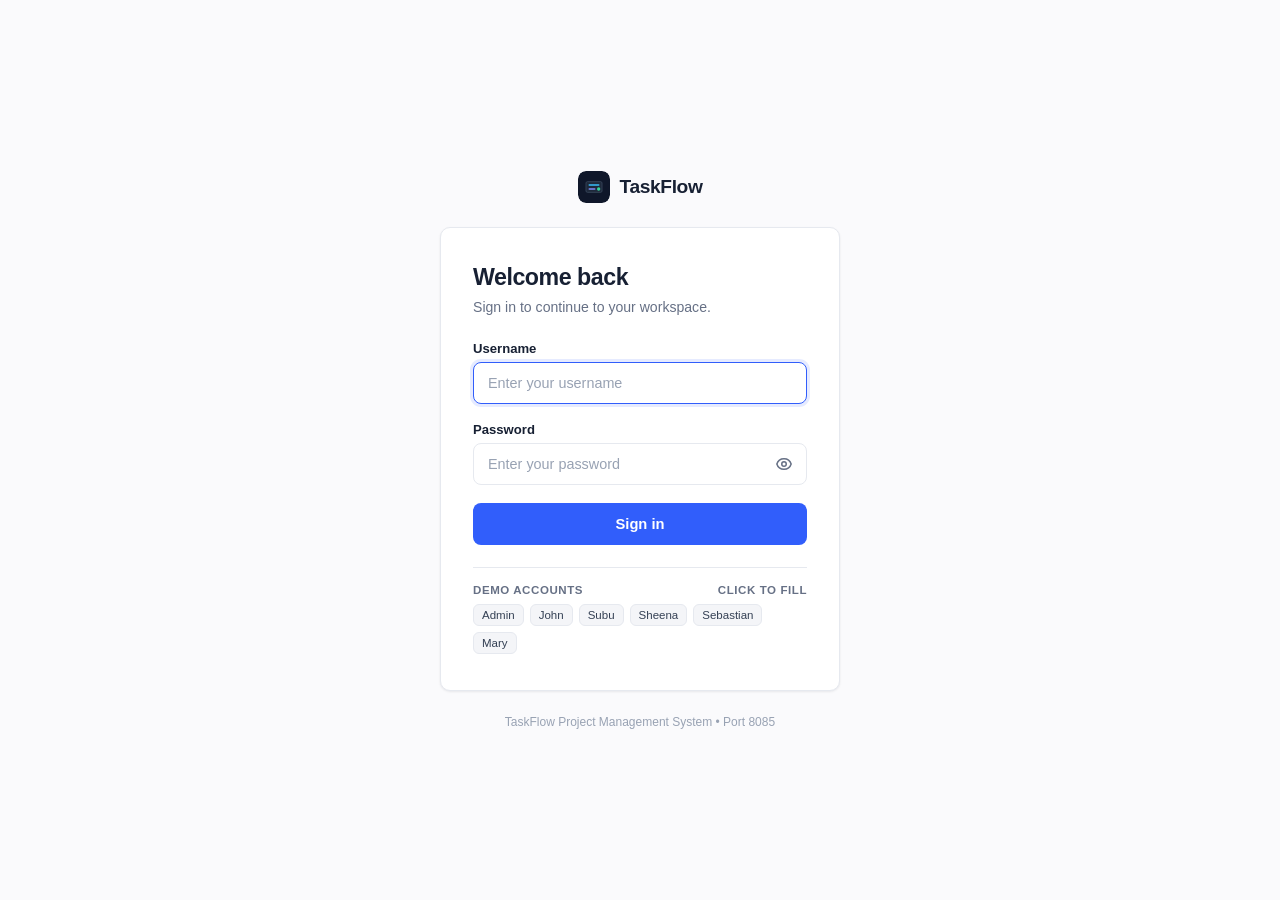
<file: src/frontend/index.html>
<!DOCTYPE html>
<html lang="en">
<head>
  <meta charset="UTF-8">
  <meta name="viewport" content="width=device-width, initial-scale=1.0">
  <title>TaskFlow — Project Management System</title>
  <meta name="description" content="TaskFlow — Professional Project Management System with MySQL persistence, team workload distribution, and milestone tracking.">
  <link rel="stylesheet" href="css/style.css">
  <link rel="icon" type="image/svg+xml" href="assets/logo.svg">
  <script src="js/api.js?v=4.0"></script>
  <script>
    // Immediate smart routing
    const user = (window.API || API).getUser();
    const token = (window.API || API).getToken();
    if (user && token) {
      window.location.replace('dashboard.html');
    } else {
      window.location.replace('login.html');
    }
  </script>
</head>
<body style="background-color: #0f172a; color: #ffffff; display: flex; align-items: center; justify-content: center; min-height: 100vh;">
  <div style="text-align: center; padding: 24px;">
    <img src="assets/logo.svg" alt="TaskFlow" width="64" height="64" style="margin-bottom: 16px;">
    <h1 style="font-size: 1.5rem; font-weight: 700; margin-bottom: 8px;">TaskFlow</h1>
    <p style="color: var(--slate-400); font-size: 0.9rem; margin-bottom: 16px;">Redirecting to your workspace...</p>
    <div style="display: flex; gap: 12px; justify-content: center;">
      <a href="login.html" class="btn btn-primary btn-sm">Go to Sign In</a>
      <a href="dashboard.html" class="btn btn-secondary btn-sm">Go to Dashboard</a>
    </div>
  </div>
</body>
</html>
</file>
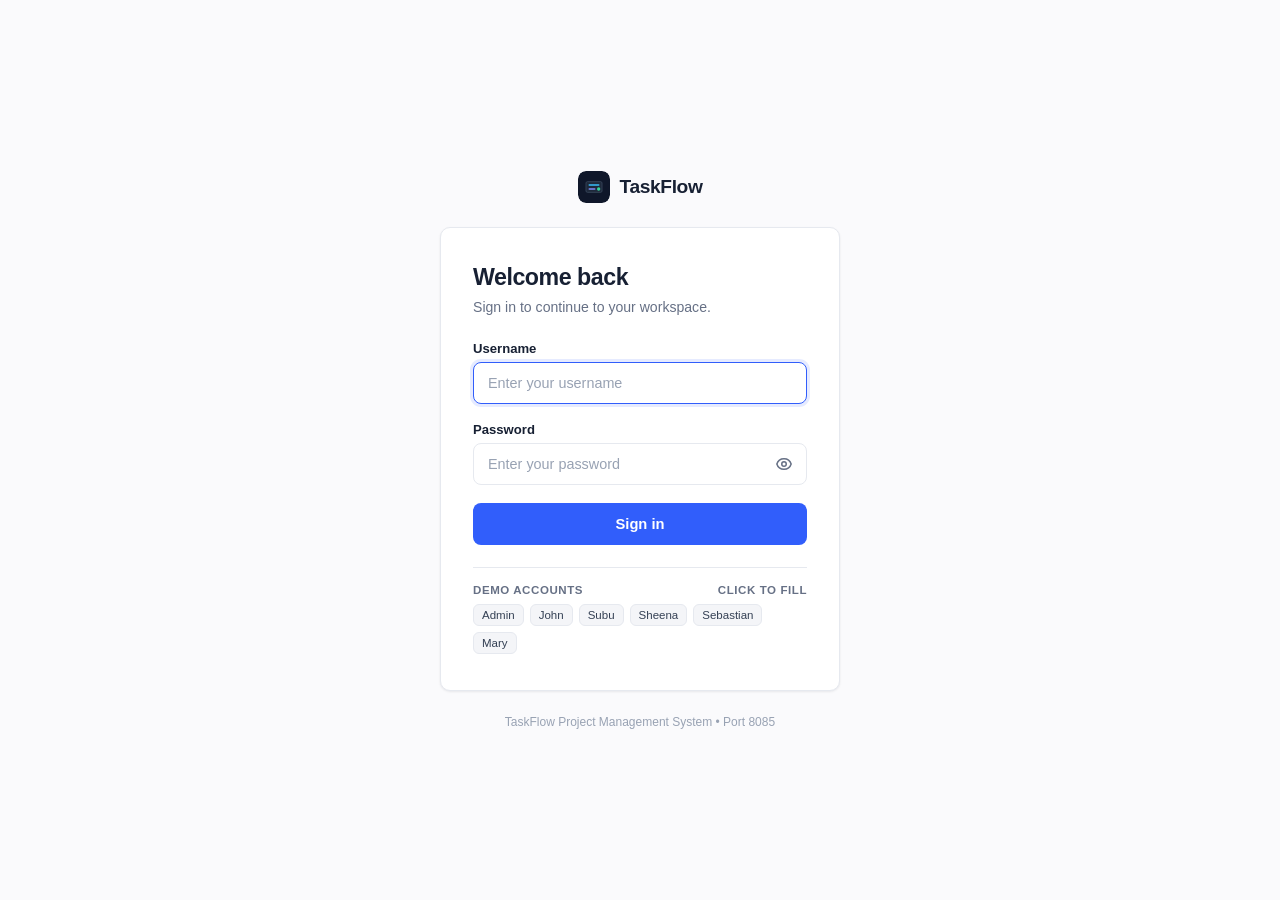
<file: src/frontend/algorithm-studio.html>
<!DOCTYPE html>
<html lang="en">
<head>
  <meta charset="UTF-8">
  <meta name="viewport" content="width=device-width, initial-scale=1.0">
  <title>Algorithm Studio – Greedy, Dynamic Programming &amp; Backtracking — TaskFlow</title>
  <meta name="description" content="Phase 4 Algorithm Studio: Priority Selection Board (Greedy), 0/1 Knapsack Allocation (Dynamic Programming), and Dependency Planning (Backtracking) on real TaskFlow task records.">
  <link rel="stylesheet" href="css/style.css">
  <link rel="icon" type="image/svg+xml" href="assets/logo.svg">
  <script src="js/api.js?v=4.7"></script>
  <script>
    // Immediate pre-render access guard: Algorithm Studio is strictly Admin-only
    const immediateUser = (window.API || API).getUser();
    if (!immediateUser || !immediateUser.role || immediateUser.role.toUpperCase() !== 'ADMIN') {
      window.location.replace('dashboard.html?error=forbidden');
    }
  </script>
  <style>
    .studio-panel {
      background: var(--slate-50);
      border: 1px solid var(--slate-200);
      border-radius: var(--radius-md);
      padding: 18px 22px;
      margin-bottom: 20px;
    }
    .task-card-grid {
      display: grid;
      grid-template-columns: repeat(auto-fill, minmax(240px, 1fr));
      gap: 16px;
      margin-top: 14px;
    }
    .task-selection-card {
      background: #ffffff;
      border: 1px solid var(--slate-200);
      border-radius: var(--radius-md);
      padding: 14px 16px;
      transition: all 0.2s ease;
      position: relative;
      display: flex;
      flex-direction: column;
      justify-content: space-between;
    }
    .task-selection-card.accepted {
      border-color: #10b981;
      background: #f0fdf4;
      box-shadow: 0 2px 8px rgba(16, 185, 129, 0.15);
    }
    .task-selection-card.skipped {
      border-color: #e2e8f0;
      background: #f8fafc;
      opacity: 0.7;
    }
    .task-selection-card.dp-optimal {
      border-color: #3b82f6;
      background: #eff6ff;
      box-shadow: 0 2px 8px rgba(59, 130, 246, 0.15);
    }
    .ratio-badge {
      font-family: var(--font-mono);
      font-weight: 800;
      background: #fef08a;
      color: #854d0e;
      padding: 3px 8px;
      border-radius: 6px;
      font-size: 0.8rem;
      display: inline-block;
    }
    .code-console {
      background: #0f172a;
      color: #38bdf8;
      font-family: var(--font-mono);
      font-size: 0.82rem;
      padding: 14px 18px;
      border-radius: var(--radius-md);
      border: 1px solid #1e293b;
      white-space: pre-wrap;
      word-break: break-word;
      max-height: 240px;
      overflow-y: auto;
      line-height: 1.5;
    }
    .metric-pill {
      background: #ffffff;
      border: 1px solid var(--slate-200);
      border-radius: 8px;
      padding: 8px 14px;
      display: inline-flex;
      flex-direction: column;
      min-width: 100px;
    }
    .metric-pill-label {
      font-size: 0.7rem;
      text-transform: uppercase;
      font-weight: 700;
      color: var(--slate-500);
      letter-spacing: 0.04em;
    }
    .metric-pill-value {
      font-size: 1.15rem;
      font-weight: 800;
      color: var(--navy-900);
      margin-top: 2px;
    }
    .schedule-card {
      background: #ffffff;
      border: 1px solid var(--slate-200);
      border-left: 4px solid #8b5cf6;
      border-radius: var(--radius-md);
      padding: 12px 18px;
      margin-bottom: 10px;
      display: flex;
      justify-content: space-between;
      align-items: center;
      flex-wrap: wrap;
      gap: 12px;
    }
    .sequence-tag {
      font-family: var(--font-mono);
      font-weight: 700;
      background: #f3e8ff;
      color: #6b21a8;
      padding: 4px 10px;
      border-radius: 6px;
      font-size: 0.82rem;
    }
  </style>
</head>
<body>
  <div class="app-layout">
    <div id="sidebar-container"></div>

    <div class="app-main">
      <div id="header-container"></div>

      <main class="page-body">

        <!-- Hero Explanation Banner -->
        <div class="card" style="background: linear-gradient(135deg, #0f172a 0%, #1e293b 100%); color: #ffffff; margin-bottom: 24px; position: relative; overflow: hidden;">
          <div style="display: flex; justify-content: space-between; align-items: center; flex-wrap: wrap; gap: 20px;">
            <div style="max-width: 720px; position: relative; z-index: 2;">
              <span class="welcome-pill" style="background: rgba(139, 92, 246, 0.25); color: #ddd6fe;">Phase 4: Advanced Problem-Solving Strategies</span>
              <h1 style="font-size: 1.6rem; font-weight: 800; letter-spacing: -0.02em; margin-bottom: 6px;">
                Algorithm Studio
              </h1>
              <p style="font-size: 0.9rem; color: #cbd5e1; line-height: 1.6;">
                Interactive execution testbed comparing three distinct algorithmic paradigms: <strong>Greedy Heuristic Selection</strong>, <strong>Dynamic Programming 0/1 Knapsack Optimization</strong>, and <strong>Backtracking Dependency Planning</strong> on real TaskFlow task records.
              </p>
            </div>
            <div style="display: flex; gap: 14px; flex-wrap: wrap; position: relative; z-index: 2;">
              <div style="background: rgba(255, 255, 255, 0.08); padding: 14px 18px; border-radius: var(--radius-md); text-align: center; border: 1px solid rgba(255,255,255,0.12);">
                <div style="font-size: 0.72rem; text-transform: uppercase; color: #94a3b8; font-weight: 700;">Live Tasks</div>
                <div id="stat-total-tasks" style="font-size: 1.5rem; font-weight: 800; color: #38bdf8;">--</div>
              </div>
              <div style="background: rgba(255, 255, 255, 0.08); padding: 14px 18px; border-radius: var(--radius-md); text-align: center; border: 1px solid rgba(255,255,255,0.12);">
                <div style="font-size: 0.72rem; text-transform: uppercase; color: #94a3b8; font-weight: 700;">Paradigm</div>
                <div style="font-size: 1.5rem; font-weight: 800; color: #c084fc;">3 Solvers</div>
              </div>
            </div>
          </div>
        </div>

        <!-- ============================================================ -->
        <!-- SECTION 1: GREEDY ALGORITHM (Priority Selection Board)       -->
        <!-- ============================================================ -->
        <div class="card" style="margin-bottom: 24px;">
          <div class="card-header" style="border-bottom: 1px solid var(--slate-200); padding-bottom: 14px;">
            <div style="display: flex; justify-content: space-between; align-items: center; width: 100%; flex-wrap: wrap; gap: 10px;">
              <div>
                <span class="badge" style="background: #e0f2fe; color: #0284c7; font-weight: 700; font-size: 0.75rem;">SECTION ONE</span>
                <h2 class="card-title" style="margin-top: 4px; font-size: 1.25rem;">Greedy Algorithm: Priority Selection Board</h2>
                <p class="card-subtitle">Makes the best immediate choice at each step by selecting tasks with the highest Benefit-to-Time Density Ratio</p>
              </div>
              <div class="badge" style="background: #f1f5f9; color: var(--navy-900); font-weight: 700;">
                Locally Optimal Heuristic (O(N log N))
              </div>
            </div>
          </div>

          <!-- Greedy Controls Panel -->
          <div class="studio-panel">
            <div style="display: flex; flex-wrap: wrap; gap: 20px; align-items: flex-end;">
              <div style="min-width: 200px;">
                <label for="greedy-time-limit" style="display: block; font-size: 0.78rem; font-weight: 700; color: var(--slate-600); margin-bottom: 6px; text-transform: uppercase;">
                  Available Time Budget (Hours)
                </label>
                <div style="display: flex; gap: 8px;">
                  <input type="number" id="greedy-time-limit" class="form-input" value="8" min="1" max="40" style="width: 100px;">
                  <button type="button" class="btn btn-secondary btn-sm" onclick="setGreedyLimit(4)">4h</button>
                  <button type="button" class="btn btn-secondary btn-sm" onclick="setGreedyLimit(8)">8h</button>
                  <button type="button" class="btn btn-secondary btn-sm" onclick="setGreedyLimit(12)">12h</button>
                </div>
              </div>

              <div>
                <button type="button" id="btn-run-greedy" class="btn btn-primary" style="display: inline-flex; align-items: center; gap: 6px;">
                  <svg width="15" height="15" fill="none" stroke="currentColor" viewBox="0 0 24 24">
                    <path stroke-linecap="round" stroke-linejoin="round" stroke-width="2" d="M13 10V3L4 14h7v7l9-11h-7z"/>
                  </svg>
                  <span>Run Greedy Selection</span>
                </button>
              </div>
            </div>

            <!-- Formula Banner -->
            <div style="margin-top: 14px; padding: 10px 14px; background: #ffffff; border: 1px solid var(--slate-200); border-radius: 6px; font-size: 0.85rem; color: var(--slate-700);">
              <strong style="color: var(--navy-900);">Greedy Metric:</strong>
              Tasks are ranked by density ratio: 
              <span class="ratio-badge">Density Ratio = Task Benefit / Estimated Duration</span>.
              The algorithm greedily commits to the highest-density available task that fits within the remaining time budget.
            </div>
          </div>

          <!-- Greedy Live Results Bar -->
          <div id="greedy-results-metrics" style="display: none; margin-bottom: 16px;">
            <div style="display: flex; gap: 12px; flex-wrap: wrap;">
              <div class="metric-pill">
                <span class="metric-pill-label">Time Budget</span>
                <span id="metric-greedy-budget" class="metric-pill-value">8h</span>
              </div>
              <div class="metric-pill">
                <span class="metric-pill-label">Allocated Time</span>
                <span id="metric-greedy-allocated" class="metric-pill-value">0h</span>
              </div>
              <div class="metric-pill">
                <span class="metric-pill-label">Remaining Time</span>
                <span id="metric-greedy-remaining" class="metric-pill-value">0h</span>
              </div>
              <div class="metric-pill">
                <span class="metric-pill-label">Total Score Achieved</span>
                <span id="metric-greedy-score" class="metric-pill-value" style="color: #10b981;">0 pts</span>
              </div>
              <div class="metric-pill">
                <span class="metric-pill-label">Tasks Accepted</span>
                <span id="metric-greedy-accepted-count" class="metric-pill-value" style="color: #0284c7;">0</span>
              </div>
            </div>
          </div>

          <!-- Priority Selection Board: Task Cards Grid -->
          <div>
            <div style="display: flex; justify-content: space-between; align-items: center;">
              <strong style="font-size: 0.85rem; text-transform: uppercase; color: var(--navy-900);">Priority Selection Board (Candidate Tasks)</strong>
              <span id="greedy-card-count" style="font-size: 0.75rem; color: var(--slate-500);">0 candidate tasks</span>
            </div>
            <div class="task-card-grid" id="greedy-board-grid">
              <div style="grid-column: 1 / -1; text-align: center; color: var(--slate-500); padding: 20px;">Loading candidate tasks...</div>
            </div>
          </div>

          <!-- Decision Trace Console -->
          <div style="margin-top: 20px;">
            <div style="display: flex; justify-content: space-between; align-items: center; margin-bottom: 6px;">
              <span style="font-size: 0.8rem; font-weight: 700; color: var(--navy-900); text-transform: uppercase;">
                Greedy Step-by-Step Decision Trace
              </span>
              <span id="greedy-trace-count" style="font-size: 0.75rem; color: var(--slate-500);">0 steps</span>
            </div>
            <div id="console-greedy-trace" class="code-console">Click "Run Greedy Selection" to simulate step-by-step choices.</div>
          </div>
        </div>

        <!-- ============================================================ -->
        <!-- SECTION 2: DYNAMIC PROGRAMMING (0/1 Knapsack Allocation)    -->
        <!-- ============================================================ -->
        <div class="card" style="margin-bottom: 24px;">
          <div class="card-header" style="border-bottom: 1px solid var(--slate-200); padding-bottom: 14px;">
            <div style="display: flex; justify-content: space-between; align-items: center; width: 100%; flex-wrap: wrap; gap: 10px;">
              <div>
                <span class="badge" style="background: #fef3c7; color: #b45309; font-weight: 700; font-size: 0.75rem;">SECTION TWO</span>
                <h2 class="card-title" style="margin-top: 4px; font-size: 1.25rem;">Dynamic Programming: 0/1 Knapsack Optimal Allocation</h2>
                <p class="card-subtitle">Constructs a 2D state table (DP[i][w]) to guarantee the mathematically optimal task subset within available hours</p>
              </div>
              <div class="badge" style="background: #f1f5f9; color: var(--navy-900); font-weight: 700;">
                Globally Optimal Tabulation (O(N &times; W))
              </div>
            </div>
          </div>

          <!-- DP Controls Panel -->
          <div class="studio-panel">
            <div style="display: flex; flex-wrap: wrap; gap: 20px; align-items: flex-end;">
              <div style="min-width: 200px;">
                <label for="dp-time-limit" style="display: block; font-size: 0.78rem; font-weight: 700; color: var(--slate-600); margin-bottom: 6px; text-transform: uppercase;">
                  Total Time Capacity (Hours)
                </label>
                <div style="display: flex; gap: 8px;">
                  <input type="number" id="dp-time-limit" class="form-input" value="8" min="1" max="40" style="width: 100px;">
                  <button type="button" class="btn btn-secondary btn-sm" onclick="setDPLimit(6)">6h</button>
                  <button type="button" class="btn btn-secondary btn-sm" onclick="setDPLimit(8)">8h</button>
                  <button type="button" class="btn btn-secondary btn-sm" onclick="setDPLimit(10)">10h</button>
                </div>
              </div>

              <div>
                <button type="button" id="btn-run-dp" class="btn btn-primary" style="display: inline-flex; align-items: center; gap: 6px;">
                  <svg width="15" height="15" fill="none" stroke="currentColor" viewBox="0 0 24 24">
                    <path stroke-linecap="round" stroke-linejoin="round" stroke-width="2" d="M9 5H7a2 2 0 00-2 2v12a2 2 0 002 2h10a2 2 0 002-2V7a2 2 0 00-2-2h-2M9 5a2 2 0 002 2h2a2 2 0 002-2M9 5a2 2 0 012-2h2a2 2 0 012 2m-6 9l2 2 4-4"/>
                  </svg>
                  <span>Run DP Knapsack</span>
                </button>
              </div>
            </div>

            <div style="margin-top: 14px; padding: 10px 14px; background: #ffffff; border: 1px solid var(--slate-200); border-radius: 6px; font-size: 0.85rem; color: var(--slate-700);">
              <strong style="color: var(--navy-900);">Recurrence Relation:</strong>
              <code style="font-family: var(--font-mono); color: #2563eb;">DP[i][w] = max(DP[i-1][w], DP[i-1][w - duration[i]] + benefit[i])</code>.
              Unlike the Greedy heuristic which can miss the global optimum in non-fractional knapsack problems, DP guarantees finding the optimal subset through bottom-up subproblem memoization.
            </div>
          </div>

          <!-- DP Live Results Bar -->
          <div id="dp-results-metrics" style="display: none; margin-bottom: 16px;">
            <div style="display: flex; gap: 12px; flex-wrap: wrap;">
              <div class="metric-pill">
                <span class="metric-pill-label">Time Capacity</span>
                <span id="metric-dp-limit" class="metric-pill-value">8h</span>
              </div>
              <div class="metric-pill">
                <span class="metric-pill-label">Duration Used</span>
                <span id="metric-dp-used" class="metric-pill-value">0h</span>
              </div>
              <div class="metric-pill">
                <span class="metric-pill-label">Max Benefit Achieved</span>
                <span id="metric-dp-benefit" class="metric-pill-value" style="color: #2563eb;">0 pts</span>
              </div>
              <div class="metric-pill">
                <span class="metric-pill-label">Optimal Tasks Count</span>
                <span id="metric-dp-tasks-count" class="metric-pill-value" style="color: #10b981;">0</span>
              </div>
            </div>
          </div>

          <!-- Optimal Tasks Display -->
          <div>
            <strong style="font-size: 0.85rem; text-transform: uppercase; color: var(--navy-900);">Globally Optimal Task Set (DP Solution)</strong>
            <div class="task-card-grid" id="dp-optimal-grid">
              <div style="grid-column: 1 / -1; text-align: center; color: var(--slate-500); padding: 16px;">Click "Run DP Knapsack" to solve.</div>
            </div>
          </div>

          <!-- DP Steps Console -->
          <div style="margin-top: 20px;">
            <span style="font-size: 0.8rem; font-weight: 700; color: var(--navy-900); text-transform: uppercase;">
              DP Tabulation &amp; Backtrack Reconstruction Trace
            </span>
            <div id="console-dp-trace" class="code-console" style="margin-top: 6px;">Click "Run DP Knapsack" to inspect state transitions.</div>
          </div>
        </div>

        <!-- ============================================================ -->
        <!-- SECTION 3: BACKTRACKING (Dependency Constraint Planner)      -->
        <!-- ============================================================ -->
        <div class="card" style="margin-bottom: 24px;">
          <div class="card-header" style="border-bottom: 1px solid var(--slate-200); padding-bottom: 14px;">
            <div style="display: flex; justify-content: space-between; align-items: center; width: 100%; flex-wrap: wrap; gap: 10px;">
              <div>
                <span class="badge" style="background: #f3e8ff; color: #7e22ce; font-weight: 700; font-size: 0.75rem;">SECTION THREE</span>
                <h2 class="card-title" style="margin-top: 4px; font-size: 1.25rem;">Backtracking: Dependency Constraint Planner</h2>
                <p class="card-subtitle">Explores execution schedules level-by-level, verifying prerequisites and pruning invalid branches</p>
              </div>
              <div class="badge" style="background: #f1f5f9; color: var(--navy-900); font-weight: 700;">
                State Space Tree Search with Pruning
              </div>
            </div>
          </div>

          <!-- Backtracking Controls Panel -->
          <div class="studio-panel">
            <div style="display: flex; flex-wrap: wrap; gap: 20px; align-items: flex-end;">
              <div style="min-width: 200px;">
                <label for="backtrack-limit" style="display: block; font-size: 0.78rem; font-weight: 700; color: var(--slate-600); margin-bottom: 6px; text-transform: uppercase;">
                  Max Schedules to Find
                </label>
                <div style="display: flex; gap: 8px;">
                  <input type="number" id="backtrack-limit" class="form-input" value="10" min="1" max="50" style="width: 100px;">
                  <button type="button" class="btn btn-secondary btn-sm" onclick="setBacktrackLimit(5)">5</button>
                  <button type="button" class="btn btn-secondary btn-sm" onclick="setBacktrackLimit(10)">10</button>
                  <button type="button" class="btn btn-secondary btn-sm" onclick="setBacktrackLimit(20)">20</button>
                </div>
              </div>

              <div>
                <button type="button" id="btn-run-backtracking" class="btn btn-primary" style="display: inline-flex; align-items: center; gap: 6px;">
                  <svg width="15" height="15" fill="none" stroke="currentColor" viewBox="0 0 24 24">
                    <path stroke-linecap="round" stroke-linejoin="round" stroke-width="2" d="M4 4v5h.582m15.356 2A8.001 8.001 0 004.582 9m0 0H9m11 11v-5h-.581m0 0a8.003 8.003 0 01-15.357-2m15.357 2H15"/>
                  </svg>
                  <span>Generate Valid Schedules</span>
                </button>
              </div>
            </div>

            <div style="margin-top: 14px; padding: 10px 14px; background: #ffffff; border: 1px solid var(--slate-200); border-radius: 6px; font-size: 0.85rem; color: var(--slate-700);">
              <strong style="color: var(--navy-900);">Pruning Rule:</strong>
              A directed edge $(A \to B)$ means Task A must finish before Task B begins ($index(A) < index(B)$). When the recursive search places candidates in sequence, if a candidate has unmet prerequisites, that branch is immediately pruned, eliminating fruitless permutation sub-trees.
            </div>
          </div>

          <!-- Backtracking Live Results Bar -->
          <div id="backtracking-results-metrics" style="display: none; margin-bottom: 16px;">
            <div style="display: flex; gap: 12px; flex-wrap: wrap;">
              <div class="metric-pill">
                <span class="metric-pill-label">Total Tasks</span>
                <span id="metric-backtrack-total" class="metric-pill-value">--</span>
              </div>
              <div class="metric-pill">
                <span class="metric-pill-label">Schedules Found</span>
                <span id="metric-backtrack-schedules" class="metric-pill-value" style="color: #7e22ce;">0</span>
              </div>
              <div class="metric-pill">
                <span class="metric-pill-label">Branches Pruned</span>
                <span id="metric-backtrack-pruned" class="metric-pill-value" style="color: #b91c1c;">0</span>
              </div>
              <div class="metric-pill" style="flex: 1;">
                <span class="metric-pill-label">Cycle Detection Status</span>
                <span id="metric-backtrack-cycle" class="metric-pill-value" style="font-size: 0.95rem; color: #15803d;">Acyclic DAG</span>
              </div>
            </div>
          </div>

          <!-- Generated Schedules Container -->
          <div>
            <strong style="font-size: 0.85rem; text-transform: uppercase; color: var(--navy-900);">Valid Execution Schedules (Topological Orders)</strong>
            <div id="backtracking-schedules-list" style="margin-top: 12px;">
              <div style="text-align: center; color: var(--slate-500); padding: 16px;">Click "Generate Valid Schedules" to explore state space.</div>
            </div>
          </div>
        </div>

      </main>
    </div>
  </div>

  <script src="js/navbar.js?v=4.7"></script>
  <script>
    let allLiveTasks = [];

    document.addEventListener('DOMContentLoaded', async () => {
      let user = (window.API || API).requireAuth();
      if (!user) return;

      // Verify server session
      try {
        const fresh = await API.getCurrentUser();
        if (fresh) user = fresh;
      } catch (e) {
        console.warn('Session sync warning:', e);
      }

      if (!user.role || user.role.toUpperCase() !== 'ADMIN') {
        window.location.replace('dashboard.html?error=forbidden');
        return;
      }

      renderAppLayout('algorithm-studio', 'Algorithm Studio – Greedy, DP & Backtracking', user);

      // Load initial tasks & setup controls
      await initStudio();
    });

    async function initStudio() {
      try {
        allLiveTasks = await API.getTasks();
        if (!Array.isArray(allLiveTasks)) allLiveTasks = [];
        document.getElementById('stat-total-tasks').textContent = allLiveTasks.length;

        // Auto-load initial Greedy candidate view
        await runGreedy();
      } catch (err) {
        console.error('Failed to initialize Algorithm Studio:', err);
        API.showToast('Could not load task records from backend', 'error');
      }

      // Event listeners
      document.getElementById('btn-run-greedy').addEventListener('click', runGreedy);
      document.getElementById('btn-run-dp').addEventListener('click', runDP);
      document.getElementById('btn-run-backtracking').addEventListener('click', runBacktracking);
    }

    // Helper Presets
    function setGreedyLimit(val) {
      document.getElementById('greedy-time-limit').value = val;
      runGreedy();
    }
    function setDPLimit(val) {
      document.getElementById('dp-time-limit').value = val;
      runDP();
    }
    function setBacktrackLimit(val) {
      document.getElementById('backtrack-limit').value = val;
      runBacktracking();
    }

    // ==========================================
    // 1. GREEDY ALGORITHM
    // ==========================================
    async function runGreedy() {
      const limitInput = document.getElementById('greedy-time-limit');
      const limit = parseInt(limitInput.value) || 8;

      try {
        const res = await API.getGreedy(limit);
        renderGreedyResults(res);
      } catch (err) {
        console.error('Greedy execution error:', err);
        API.showToast('Greedy selection failed: ' + err.message, 'error');
      }
    }

    function renderGreedyResults(res) {
      document.getElementById('greedy-results-metrics').style.display = 'block';
      document.getElementById('metric-greedy-budget').textContent = (res.timeLimitHours || 0) + 'h';
      document.getElementById('metric-greedy-allocated').textContent = (res.totalAllocatedHours || 0) + 'h';
      document.getElementById('metric-greedy-remaining').textContent = (res.remainingHours || 0) + 'h';
      document.getElementById('metric-greedy-score').textContent = (res.totalPriorityScore || 0) + ' pts';

      const selectedIds = new Set((res.selectedTasks || []).map(t => t.taskId));
      document.getElementById('metric-greedy-accepted-count').textContent = selectedIds.size;

      const candidates = res.candidateTasks || [];
      document.getElementById('greedy-card-count').textContent = `${candidates.length} tasks evaluated`;

      const grid = document.getElementById('greedy-board-grid');
      if (candidates.length === 0) {
        grid.innerHTML = '<div style="grid-column: 1/-1; text-align: center; color: var(--slate-500); padding: 20px;">No pending candidate tasks available.</div>';
        return;
      }

      grid.innerHTML = candidates.map(t => {
        const isAccepted = selectedIds.has(t.taskId);
        const duration = t.estimatedDuration !== undefined ? t.estimatedDuration : t.sampleEffortHours;
        const benefit = t.benefit !== undefined ? t.benefit : t.priorityWeight;
        const ratio = (t.benefitToTimeRatio !== undefined ? t.benefitToTimeRatio : t.densityRatio) || 0;

        return `
          <div class="task-selection-card ${isAccepted ? 'accepted' : 'skipped'}">
            <div>
              <div style="display: flex; justify-content: space-between; align-items: flex-start; margin-bottom: 6px;">
                <span style="font-family: var(--font-mono); font-weight: 800; color: var(--navy-900); font-size: 0.95rem;">#${t.taskId}</span>
                <span class="status-pill priority-${(t.priority || 'medium').toLowerCase()}">${escapeHtml(t.priority || 'Medium')}</span>
              </div>
              <h4 style="font-size: 0.95rem; font-weight: 700; color: var(--navy-900); margin-bottom: 4px;">${escapeHtml(t.taskName)}</h4>
              <p style="font-size: 0.8rem; color: var(--slate-500); margin-bottom: 12px;">Assignee: <strong>${escapeHtml(t.member || 'Unassigned')}</strong></p>
            </div>

            <div>
              <div style="background: var(--slate-100); border-radius: 6px; padding: 8px 10px; margin-bottom: 10px; font-size: 0.78rem;">
                <div style="display: flex; justify-content: space-between; margin-bottom: 2px;">
                  <span style="color: var(--slate-600);">Estimated Duration:</span>
                  <strong style="color: var(--navy-900);">${duration}h</strong>
                </div>
                <div style="display: flex; justify-content: space-between; margin-bottom: 2px;">
                  <span style="color: var(--slate-600);">Benefit Value:</span>
                  <strong style="color: var(--navy-900);">${benefit} pts</strong>
                </div>
                <div style="display: flex; justify-content: space-between; align-items: center; margin-top: 4px; padding-top: 4px; border-top: 1px dashed var(--slate-300);">
                  <span style="color: var(--slate-600); font-weight: 600;">Density Ratio:</span>
                  <span class="ratio-badge">${ratio.toFixed(2)}</span>
                </div>
              </div>

              <div style="text-align: right;">
                ${isAccepted ?
                  '<span style="background: #10b981; color: #ffffff; padding: 4px 10px; border-radius: 9999px; font-size: 0.75rem; font-weight: 800;">ACCEPTED</span>' :
                  '<span style="background: var(--slate-200); color: var(--slate-600); padding: 4px 10px; border-radius: 9999px; font-size: 0.75rem; font-weight: 600;">SKIPPED (EXCEEDS REMAINING)</span>'
                }
              </div>
            </div>
          </div>
        `;
      }).join('');

      const trace = res.decisionTrace || [];
      document.getElementById('greedy-trace-count').textContent = `${trace.length} decisions`;
      document.getElementById('console-greedy-trace').textContent = trace.join('\n') || 'No trace available.';
    }

    // ==========================================
    // 2. DYNAMIC PROGRAMMING (0/1 Knapsack)
    // ==========================================
    async function runDP() {
      const limitInput = document.getElementById('dp-time-limit');
      const limit = parseInt(limitInput.value) || 8;

      try {
        const res = await API.getDP(limit);
        renderDPResults(res);
      } catch (err) {
        console.error('DP execution error:', err);
        API.showToast('DP Knapsack failed: ' + err.message, 'error');
      }
    }

    function renderDPResults(res) {
      document.getElementById('dp-results-metrics').style.display = 'block';
      document.getElementById('metric-dp-limit').textContent = (res.timeLimitHours || 0) + 'h';
      document.getElementById('metric-dp-used').textContent = (res.totalDurationUsed || 0) + 'h';
      document.getElementById('metric-dp-benefit').textContent = (res.maxBenefitAchieved || 0) + ' pts';

      const selected = res.selectedTasks || [];
      document.getElementById('metric-dp-tasks-count').textContent = selected.length;

      const grid = document.getElementById('dp-optimal-grid');
      if (selected.length === 0) {
        grid.innerHTML = '<div style="grid-column: 1/-1; text-align: center; color: var(--slate-500); padding: 16px;">No tasks could be allocated within the time limit.</div>';
      } else {
        grid.innerHTML = selected.map(t => {
          const duration = t.estimatedDuration !== undefined ? t.estimatedDuration : t.sampleDurationHours;
          const benefit = t.benefit !== undefined ? t.benefit : t.sampleBenefitValue;

          return `
            <div class="task-selection-card dp-optimal">
              <div>
                <div style="display: flex; justify-content: space-between; align-items: flex-start; margin-bottom: 6px;">
                  <span style="font-family: var(--font-mono); font-weight: 800; color: #1d4ed8; font-size: 0.95rem;">#${t.taskId}</span>
                  <span class="status-pill priority-${(t.priority || 'medium').toLowerCase()}">${escapeHtml(t.priority || 'Medium')}</span>
                </div>
                <h4 style="font-size: 0.95rem; font-weight: 700; color: var(--navy-900); margin-bottom: 4px;">${escapeHtml(t.taskName)}</h4>
                <p style="font-size: 0.8rem; color: var(--slate-500); margin-bottom: 8px;">Assignee: <strong>${escapeHtml(t.member || 'Unassigned')}</strong></p>
              </div>

              <div>
                <div style="background: rgba(59, 130, 246, 0.08); border-radius: 6px; padding: 6px 10px; margin-bottom: 8px; font-size: 0.8rem;">
                  <div style="display: flex; justify-content: space-between;">
                    <span style="color: var(--slate-600);">Duration:</span>
                    <strong style="color: var(--navy-900);">${duration}h</strong>
                  </div>
                  <div style="display: flex; justify-content: space-between; margin-top: 2px;">
                    <span style="color: var(--slate-600);">Benefit:</span>
                    <strong style="color: #2563eb;">+${benefit} pts</strong>
                  </div>
                </div>
                <div style="text-align: right;">
                  <span style="background: #2563eb; color: #ffffff; padding: 3px 8px; border-radius: 9999px; font-size: 0.72rem; font-weight: 700;">OPTIMAL SUBSET</span>
                </div>
              </div>
            </div>
          `;
        }).join('');
      }

      const steps = res.dpSteps || [];
      document.getElementById('console-dp-trace').textContent = steps.join('\n') || 'No DP steps recorded.';
    }

    // ==========================================
    // 3. BACKTRACKING
    // ==========================================
    async function runBacktracking() {
      const limitInput = document.getElementById('backtrack-limit');
      const limit = parseInt(limitInput.value) || 10;

      try {
        const res = await API.getBacktracking(limit);
        renderBacktrackingResults(res);
      } catch (err) {
        console.error('Backtracking execution error:', err);
        API.showToast('Backtracking failed: ' + err.message, 'error');
      }
    }

    function renderBacktrackingResults(res) {
      document.getElementById('backtracking-results-metrics').style.display = 'block';
      document.getElementById('metric-backtrack-total').textContent = res.totalTasks || 0;
      document.getElementById('metric-backtrack-schedules').textContent = res.schedulesFound || 0;
      document.getElementById('metric-backtrack-pruned').textContent = res.branchesPruned || 0;

      const cycleElem = document.getElementById('metric-backtrack-cycle');
      if (res.cycleDetected) {
        cycleElem.textContent = 'CYCLE DETECTED';
        cycleElem.style.color = '#dc2626';
      } else {
        cycleElem.textContent = 'Acyclic DAG (Valid)';
        cycleElem.style.color = '#15803d';
      }

      const container = document.getElementById('backtracking-schedules-list');
      const schedules = res.validOrderings || [];

      if (res.cycleDetected) {
        container.innerHTML = `
          <div style="padding: 14px 18px; background: #fee2e2; border-left: 4px solid #ef4444; border-radius: 6px; color: #b91c1c; font-size: 0.88rem;">
            <strong>Circular Dependency Deadlock:</strong> ${escapeHtml(res.cycleMessage || 'Cannot construct topological ordering.')}
          </div>
        `;
        return;
      }

      if (schedules.length === 0) {
        container.innerHTML = `<div style="text-align: center; color: var(--slate-500); padding: 16px;">${escapeHtml(res.cycleMessage || 'No valid schedules found.')}</div>`;
        return;
      }

      const names = res.taskNames || {};

      container.innerHTML = schedules.map((order, idx) => {
        const seqHtml = order.map(id => {
          const taskName = names[id] || ('Task #' + id);
          return `<span class="sequence-tag" title="${escapeHtml(taskName)}">#${id}</span>`;
        }).join('<span style="color: var(--slate-400); font-weight: bold; margin: 0 4px;">&rarr;</span>');

        return `
          <div class="schedule-card">
            <div>
              <strong style="font-size: 0.85rem; color: #6b21a8;">Valid Topological Schedule #${idx + 1}</strong>
              <div style="margin-top: 8px; display: flex; flex-wrap: wrap; align-items: center; gap: 4px;">
                ${seqHtml}
              </div>
            </div>
            <div>
              <span class="badge" style="background: #f3e8ff; color: #7e22ce; font-weight: 700;">Prerequisites Satisfied</span>
            </div>
          </div>
        `;
      }).join('');
    }

    function escapeHtml(text) {
      if (!text) return '';
      return String(text)
        .replace(/&/g, '&amp;')
        .replace(/</g, '&lt;')
        .replace(/>/g, '&gt;')
        .replace(/"/g, '&quot;')
        .replace(/'/g, '&#039;');
    }
  </script>
</body>
</html>
</file>
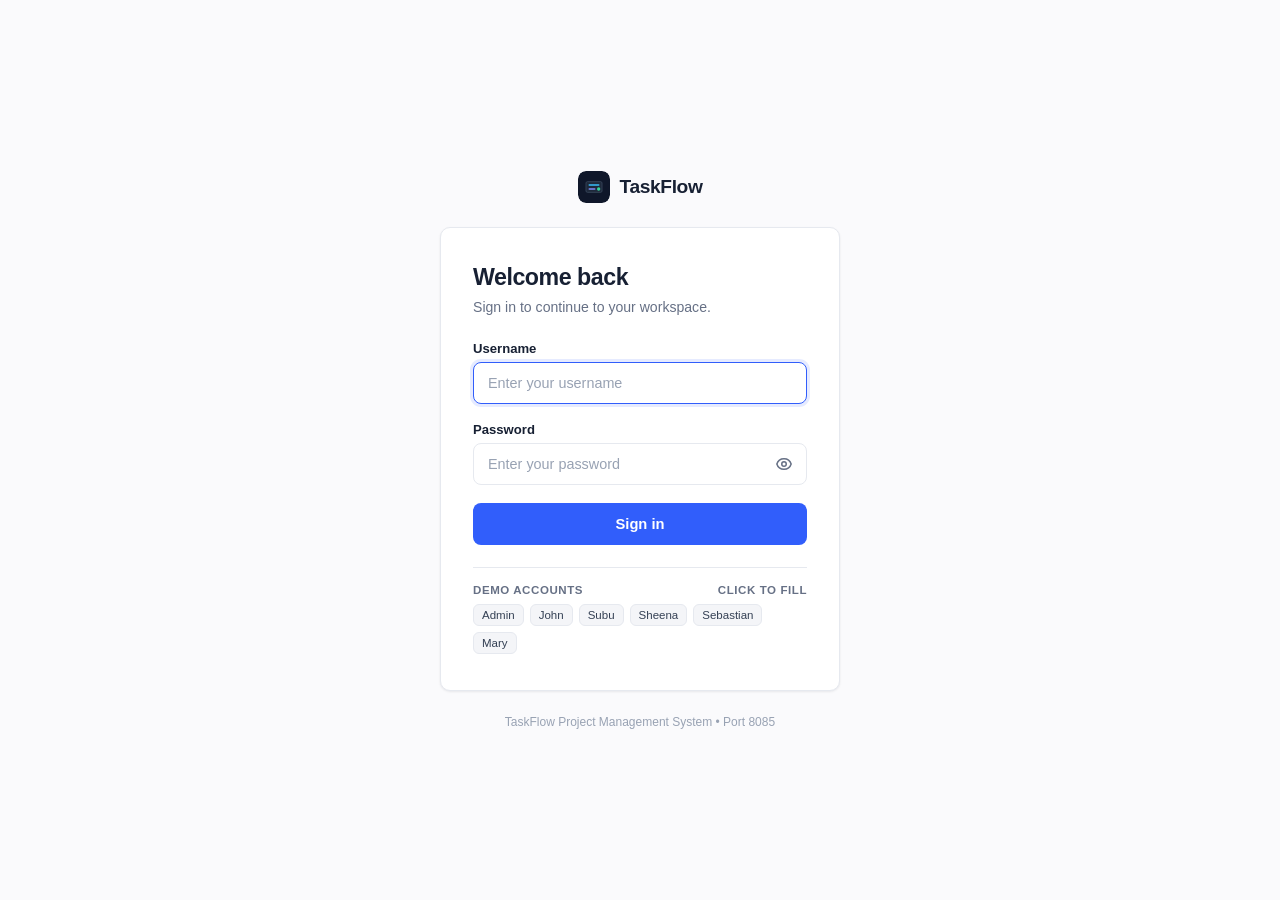
<file: src/frontend/completed-tasks.html>
<!DOCTYPE html>
<html lang="en">
<head>
  <meta charset="UTF-8">
  <meta name="viewport" content="width=device-width, initial-scale=1.0">
  <title>Completed Tasks (LIFO Stack) — TaskFlow</title>
  <meta name="description" content="LIFO Audit Stack for Completed Tasks backed by custom Node pointers and durable MySQL persistence.">
  <link rel="stylesheet" href="css/style.css">
  <link rel="icon" type="image/svg+xml" href="assets/logo.svg">
  <script src="js/api.js?v=4.0"></script>
  <script>
    // Immediate pre-render access guard: Completed Tasks Stack is strictly Admin-only
    const immediateUser = (window.API || API).getUser();
    if (!immediateUser || !immediateUser.role || immediateUser.role.toUpperCase() !== 'ADMIN') {
      window.location.replace('dashboard.html?error=forbidden');
    }
  </script>
  <style>
    .stack-node-card {
      display: flex;
      align-items: center;
      justify-content: space-between;
      padding: 16px 20px;
      background: #ffffff;
      border: 1px solid var(--slate-200);
      border-radius: var(--radius-md);
      margin-bottom: 12px;
      transition: all 0.2s ease;
      box-shadow: 0 1px 3px rgba(0,0,0,0.04);
    }
    .stack-node-card:hover {
      border-color: #10b981;
      box-shadow: 0 4px 12px rgba(16, 185, 129, 0.08);
      transform: translateY(-1px);
    }
    .stack-node-card.top-node {
      border-left: 5px solid #10b981;
      background: linear-gradient(90deg, #ecfdf5 0%, #ffffff 100%);
    }
    .position-pill {
      font-size: 0.75rem;
      font-weight: 700;
      padding: 4px 10px;
      border-radius: 9999px;
      text-transform: uppercase;
      letter-spacing: 0.04em;
    }
    .position-pill.top {
      background: #d1fae5;
      color: #065f46;
      border: 1px solid #a7f3d0;
    }
    .position-pill.normal {
      background: #f1f5f9;
      color: var(--slate-600);
    }
  </style>
</head>
<body>

  <div class="app-container">
    <div id="sidebar-container"></div>

    <div class="app-main">
      <div id="header-container"></div>

      <main class="page-body">

        <!-- Stack Hero Card -->
        <div class="card" style="background: linear-gradient(135deg, #064e3b 0%, #0f172a 100%); color: #ffffff; margin-bottom: 24px; position: relative; overflow: hidden;">
          <div style="display: flex; justify-content: space-between; align-items: center; flex-wrap: wrap; gap: 20px;">
            <div style="max-width: 680px; position: relative; z-index: 2;">
              <span class="welcome-pill" style="background: rgba(16, 185, 129, 0.25); color: #a7f3d0;">Data Structure: LIFO Stack (Linked List &bull; MySQL Persisted)</span>
              <h1 style="font-size: 1.6rem; font-weight: 800; letter-spacing: -0.02em; margin-bottom: 8px;">
                Completed Tasks Audit Stack
              </h1>
              <p style="font-size: 0.9rem; color: #cbd5e1; line-height: 1.6; margin-bottom: 0;">
                Deliverables that transition to <strong>Completed</strong> are pushed onto a <strong>Last-In First-Out (LIFO) Stack</strong> backed by explicit Java Node references (<code>top</code> and <code>next</code>) and synchronized with the MySQL <code>completed_task_stack</code> table. Popping entries archives them to the durable <code>popped_tasks_history</code> table without deleting the underlying task.
              </p>
            </div>
            <img src="assets/banner-dashboard.svg" alt="LIFO Stack" style="width: 170px; height: auto; position: relative; z-index: 2; opacity: 0.9;">
          </div>
        </div>

        <!-- Operations Control Bar -->
        <div class="card" style="margin-bottom: 24px; padding: 18px 24px;">
          <div style="display: flex; justify-content: space-between; align-items: center; flex-wrap: wrap; gap: 14px;">
            <div style="display: flex; align-items: center; gap: 10px; flex-wrap: wrap;">
              <button id="btn-peek-top" class="btn btn-secondary btn-sm" style="display: inline-flex; align-items: center; gap: 6px;">
                <svg width="16" height="16" fill="none" stroke="currentColor" viewBox="0 0 24 24">
                  <path stroke-linecap="round" stroke-linejoin="round" stroke-width="2" d="M15 12a3 3 0 11-6 0 3 3 0 016 0z"/>
                  <path stroke-linecap="round" stroke-linejoin="round" stroke-width="2" d="M2.458 12C3.732 7.943 7.523 5 12 5c4.478 0 8.268 2.943 9.542 7-1.274 4.057-5.064 7-9.542 7-4.477 0-8.268-2.943-9.542-7z"/>
                </svg>
                Peek Top Task (O(1))
              </button>
              <button id="btn-pop-latest" class="btn btn-danger btn-sm" style="display: inline-flex; align-items: center; gap: 6px;">
                <svg width="16" height="16" fill="none" stroke="currentColor" viewBox="0 0 24 24">
                  <path stroke-linecap="round" stroke-linejoin="round" stroke-width="2" d="M19 7l-.867 12.142A2 2 0 0116.138 21H7.862a2 2 0 01-1.995-1.858L5 7m5 4v6m4-6v6m1-10V4a1 1 0 00-1-1h-4a1 1 0 00-1 1v3M4 7h16"/>
                </svg>
                Pop Latest Stack Entry
              </button>
              <button id="btn-sync-stack" class="btn btn-secondary btn-sm" title="Reconcile stack with completed database records">
                Sync Stack from DB
              </button>
            </div>
            <div style="font-size: 0.85rem; color: var(--slate-500);">
              Stack Depth: <strong id="stack-depth-badge" style="color: var(--navy-900); font-size: 1rem;">0</strong> Completed Tasks
            </div>
          </div>

          <!-- Explanation Callout: Pop Safety -->
          <div style="margin-top: 14px; font-size: 0.8rem; color: var(--slate-600); background: #f8fafc; padding: 10px 14px; border-radius: 6px; border-left: 3px solid #10b981;">
            <strong>Note on Stack Persistence:</strong> Popping removes the audit entry from the active LIFO stack and archives a durable event into <code>popped_tasks_history</code>. <em>It never deletes the task from MySQL tasks or reverts its Completed status.</em>
          </div>

          <!-- Live Peek Callout Banner -->
          <div id="peek-callout" style="display: none; margin-top: 14px; padding: 12px 18px; border-radius: var(--radius-md); background: #ecfdf5; border: 1px solid #a7f3d0; color: #065f46;">
            <div style="display: flex; justify-content: space-between; align-items: center;">
              <div>
                <strong>[TOP OF STACK / MOST RECENTLY COMPLETED]:</strong>
                <span id="peek-task-desc" style="margin-left: 6px;">None</span>
              </div>
              <button id="btn-close-peek" style="background: none; border: none; font-size: 1.1rem; color: #065f46; cursor: pointer;">&times;</button>
            </div>
          </div>
        </div>

        <!-- ASCII Stack Box Diagram Card -->
        <div class="card" style="margin-bottom: 24px;">
          <div class="card-header" style="margin-bottom: 10px;">
            <div>
              <h3 class="card-title" style="font-size: 1rem;">LIFO Stack Diagram</h3>
              <p class="card-subtitle">Pointer sequence from Top (most recent) downwards</p>
            </div>
            <span class="complexity-tag">O(1) Push &bull; O(1) Pop &bull; O(1) Peek</span>
          </div>
          <div id="stack-visual-box" style="font-family: monospace; font-size: 0.82rem; background: #0f172a; color: #34d399; padding: 14px 18px; border-radius: var(--radius-md); overflow-x: auto; white-space: pre-wrap; line-height: 1.6;">
+---------------------------------+
|        [STACK IS EMPTY]         |
+---------------------------------+
          </div>
        </div>

        <!-- Stack Items List -->
        <div class="card">
          <div class="card-header">
            <div>
              <h3 class="card-title">Completed Tasks Stack (Newest to Oldest)</h3>
              <p class="card-subtitle">Active completed tasks held on the stack (persisted in <code>completed_task_stack</code>)</p>
            </div>
          </div>

          <div id="stack-items-container" style="padding-top: 8px;">
            <div style="text-align: center; padding: 40px; color: var(--slate-400);">Loading stack items...</div>
          </div>
        </div>

        <!-- Popped Tasks Audit History (Durable MySQL Log) -->
        <div class="card" style="margin-top: 24px;">
          <div class="card-header">
            <div>
              <h3 class="card-title">Popped Tasks Audit History</h3>
              <p class="card-subtitle">Durable historical record of tasks popped from the LIFO stack into MySQL (<code>popped_tasks_history</code>)</p>
            </div>
            <div style="font-size: 0.85rem; color: var(--slate-500);">
              Total Popped History: <strong id="history-count-badge" style="color: var(--navy-900); font-size: 1rem;">0</strong> Records
            </div>
          </div>

          <div class="table-responsive" style="padding-top: 8px;">
            <table class="data-table">
              <thead>
                <tr>
                  <th>Log #</th>
                  <th>Task ID</th>
                  <th>Task Name</th>
                  <th>Completed Member</th>
                  <th>Priority</th>
                  <th>Original Stack Order</th>
                  <th>Popped Timestamp</th>
                  <th>Popped By</th>
                </tr>
              </thead>
              <tbody id="history-items-container">
                <tr><td colspan="8" style="text-align: center; padding: 24px; color: var(--slate-400);">Loading popped task history...</td></tr>
              </tbody>
            </table>
          </div>
        </div>

      </main>
    </div>
  </div>

  <script src="js/navbar.js?v=4.0"></script>
  <script>
    let stackTasks = [];
    let currentUser = null;
    let isAdmin = false;

    document.addEventListener('DOMContentLoaded', async () => {
      let user = API.requireAuth();
      if (!user) return;

      try {
        const fresh = await API.syncCurrentUser();
        if (fresh) user = fresh;
      } catch (e) {
        console.warn('Session sync error:', e);
      }

      currentUser = user;
      isAdmin = currentUser.role && currentUser.role.toUpperCase() === 'ADMIN';

      if (!isAdmin) {
        // Enforce page-level access protection: Members cannot access admin pages by entering URLs directly
        window.location.replace('dashboard.html?error=forbidden');
        return;
      }

      renderAppLayout('completed-tasks', 'Completed Tasks Audit Stack', currentUser);

      await loadStack();
      await loadHistory();

      // Peek Top
      document.getElementById('btn-peek-top').addEventListener('click', async () => {
        try {
          const res = await API.peekStack();
          const callout = document.getElementById('peek-callout');
          const desc = document.getElementById('peek-task-desc');
          callout.style.display = 'block';

          if (res.empty) {
            desc.textContent = 'Stack is empty. No tasks currently on the stack.';
          } else {
            const t = res.task;
            desc.innerHTML = `<strong>Task #${t.id}:</strong> "${escapeHtml(t.name)}" (Completed by: <strong>${escapeHtml(t.member)}</strong>, Priority: <strong>${escapeHtml(t.priority)}</strong>)`;
          }
          API.showToast(res.message, 'info');
        } catch (err) {
          API.showToast(err.message, 'error');
        }
      });

      document.getElementById('btn-close-peek').addEventListener('click', () => {
        document.getElementById('peek-callout').style.display = 'none';
      });

      // Pop Latest with Double-Click & Debounce Lockout
      let isPopInProgress = false;
      document.getElementById('btn-pop-latest').addEventListener('click', async () => {
        if (!isAdmin) {
          API.showToast('Access restricted: Only Administrators can pop entries from the audit stack.', 'warning');
          return;
        }

        if (isPopInProgress) return;
        isPopInProgress = true;
        const popBtn = document.getElementById('btn-pop-latest');
        popBtn.disabled = true;
        const originalHtml = popBtn.innerHTML;
        popBtn.innerHTML = `
          <svg width="16" height="16" fill="none" stroke="currentColor" viewBox="0 0 24 24" style="animation: spin 0.8s linear infinite;">
            <path stroke-linecap="round" stroke-linejoin="round" stroke-width="2" d="M4 4v5h.582m15.356 2A8.001 8.001 0 004.582 9m0 0H9m11 11v-5h-.581m0 0a8.003 8.003 0 01-15.357-2m15.357 2H15"/>
          </svg>
          Popping...
        `;

        try {
          const popped = await API.popStack();
          API.showToast(`Popped Task #${popped.id} from Stack! Archived to durable MySQL history.`, 'info');
          document.getElementById('peek-callout').style.display = 'none';
          await loadStack();
          await loadHistory();
        } catch (err) {
          API.showToast(err.message || 'Stack is empty or pop failed.', 'error');
        } finally {
          popBtn.innerHTML = originalHtml;
          popBtn.disabled = false;
          isPopInProgress = false;
        }
      });

      // Sync Stack
      document.getElementById('btn-sync-stack').addEventListener('click', async () => {
        try {
          await API.syncStack();
          await loadStack();
          await loadHistory();
          API.showToast('Stack synchronized with completed MySQL tasks', 'success');
        } catch (err) {
          API.showToast(err.message, 'error');
        }
      });
    });

    async function loadStack() {
      try {
        stackTasks = await API.getStack();
        const peekRes = await API.peekStack();

        document.getElementById('stack-depth-badge').textContent = stackTasks.length;
        document.getElementById('stack-visual-box').textContent = peekRes.visual || '+---------------------------------+\n|        [STACK IS EMPTY]         |\n+---------------------------------+';

        renderStackList(stackTasks);
      } catch (err) {
        console.error('Failed to load stack:', err);
        document.getElementById('stack-items-container').innerHTML = `
          <div style="padding: 24px; text-align: center; color: #ef4444;">
            Failed to query stack: ${escapeHtml(err.message)}
          </div>
        `;
      }
    }

    async function loadHistory() {
      try {
        const history = await API.getPoppedHistory();
        document.getElementById('history-count-badge').textContent = (history && history.length) || 0;
        renderHistoryList(history);
      } catch (err) {
        console.error('Failed to load history:', err);
        document.getElementById('history-items-container').innerHTML = `
          <tr><td colspan="8" style="text-align: center; padding: 20px; color: #ef4444;">Failed to load history: ${escapeHtml(err.message)}</td></tr>
        `;
      }
    }

    function renderStackList(tasks) {
      const container = document.getElementById('stack-items-container');
      if (!tasks || tasks.length === 0) {
        container.innerHTML = `
          <div style="text-align: center; padding: 48px 24px;">
            <div style="width: 56px; height: 56px; margin: 0 auto 16px; border-radius: 50%; background: #ecfdf5; display: flex; align-items: center; justify-content: center; color: #10b981;">
              <svg width="28" height="28" fill="none" stroke="currentColor" viewBox="0 0 24 24">
                <path stroke-linecap="round" stroke-linejoin="round" stroke-width="2" d="M5 13l4 4L19 7"/>
              </svg>
            </div>
            <h4 style="font-size: 1.1rem; font-weight: 700; color: var(--navy-900); margin-bottom: 6px;">Completed Tasks Stack is Empty</h4>
            <p style="font-size: 0.85rem; color: var(--slate-500); max-width: 440px; margin: 0 auto;">
              No completed tasks currently exist on the active stack. When tasks are marked Completed, their completion entry is pushed to the top of this stack.
            </p>
          </div>
        `;
        return;
      }

      container.innerHTML = tasks.map((task, idx) => {
        const isTop = (idx === 0);
        const positionLabel = isTop ? '[STACK TOP / NEWEST]' : `Depth: ${idx + 1}`;

        return `
          <div class="stack-node-card ${isTop ? 'top-node' : ''}">
            <div style="display: flex; align-items: center; gap: 16px;">
              <span class="position-pill ${isTop ? 'top' : 'normal'}">${positionLabel}</span>
              <div>
                <div style="display: flex; align-items: center; gap: 8px;">
                  <strong style="color: var(--navy-900); font-size: 0.95rem;">Task #${task.id}: ${escapeHtml(task.name)}</strong>
                  <span class="priority-badge ${getPriorityClass(task.priority)}">${task.priority}</span>
                </div>
                <div style="font-size: 0.8rem; color: var(--slate-500); margin-top: 4px;">
                  Completed by: <strong style="color: var(--slate-700);">${escapeHtml(task.member)}</strong> &bull;
                  Status: <span class="status-badge completed">Completed</span>
                </div>
              </div>
            </div>

            <div style="display: flex; align-items: center; gap: 10px;">
              <span style="font-size: 0.75rem; color: #059669; background: #ecfdf5; padding: 4px 8px; border-radius: 4px; font-weight: 600;">
                ✓ Active in MySQL Stack
              </span>
            </div>
          </div>
        `;
      }).join('');
    }

    function renderHistoryList(history) {
      const container = document.getElementById('history-items-container');
      if (!history || history.length === 0) {
        container.innerHTML = `
          <tr>
            <td colspan="8" style="text-align: center; padding: 32px 16px; color: var(--slate-400);">
              No tasks have been popped yet. When tasks are popped from the completed stack above, durable audit records will appear here.
            </td>
          </tr>
        `;
        return;
      }
      container.innerHTML = history.map(item => `
        <tr>
          <td><code style="background: #f1f5f9; padding: 2px 6px; border-radius: 4px; font-weight: 600;">#${item.id}</code></td>
          <td><strong>Task #${item.taskId}</strong></td>
          <td>${escapeHtml(item.taskName)}</td>
          <td>${escapeHtml(item.member)}</td>
          <td><span class="priority-badge ${getPriorityClass(item.priority)}">${item.priority}</span></td>
          <td>Order #${item.originalStackOrder || '-'}</td>
          <td><span style="font-size: 0.8rem; color: var(--slate-600);">${formatDateTime(item.poppedAt)}</span></td>
          <td><strong style="color: var(--navy-900);">${escapeHtml(item.poppedBy || 'Administrator')}</strong></td>
        </tr>
      `).join('');
    }

    function formatDateTime(iso) {
      if (!iso) return '-';
      try {
        const d = new Date(iso);
        return d.toLocaleString('en-US', { month: 'short', day: 'numeric', hour: '2-digit', minute: '2-digit', second: '2-digit' });
      } catch (e) {
        return iso;
      }
    }

    function getPriorityClass(p) {
      if (!p) return 'medium';
      const pl = p.toLowerCase();
      if (pl.startsWith('h')) return 'high';
      if (pl.startsWith('l')) return 'low';
      return 'medium';
    }

    function escapeHtml(str) {
      if (!str) return '';
      return String(str)
        .replace(/&/g, '&amp;')
        .replace(/</g, '&lt;')
        .replace(/>/g, '&gt;')
        .replace(/"/g, '&quot;')
        .replace(/'/g, '&#39;');
    }
  </script>
</body>
</html>
</file>
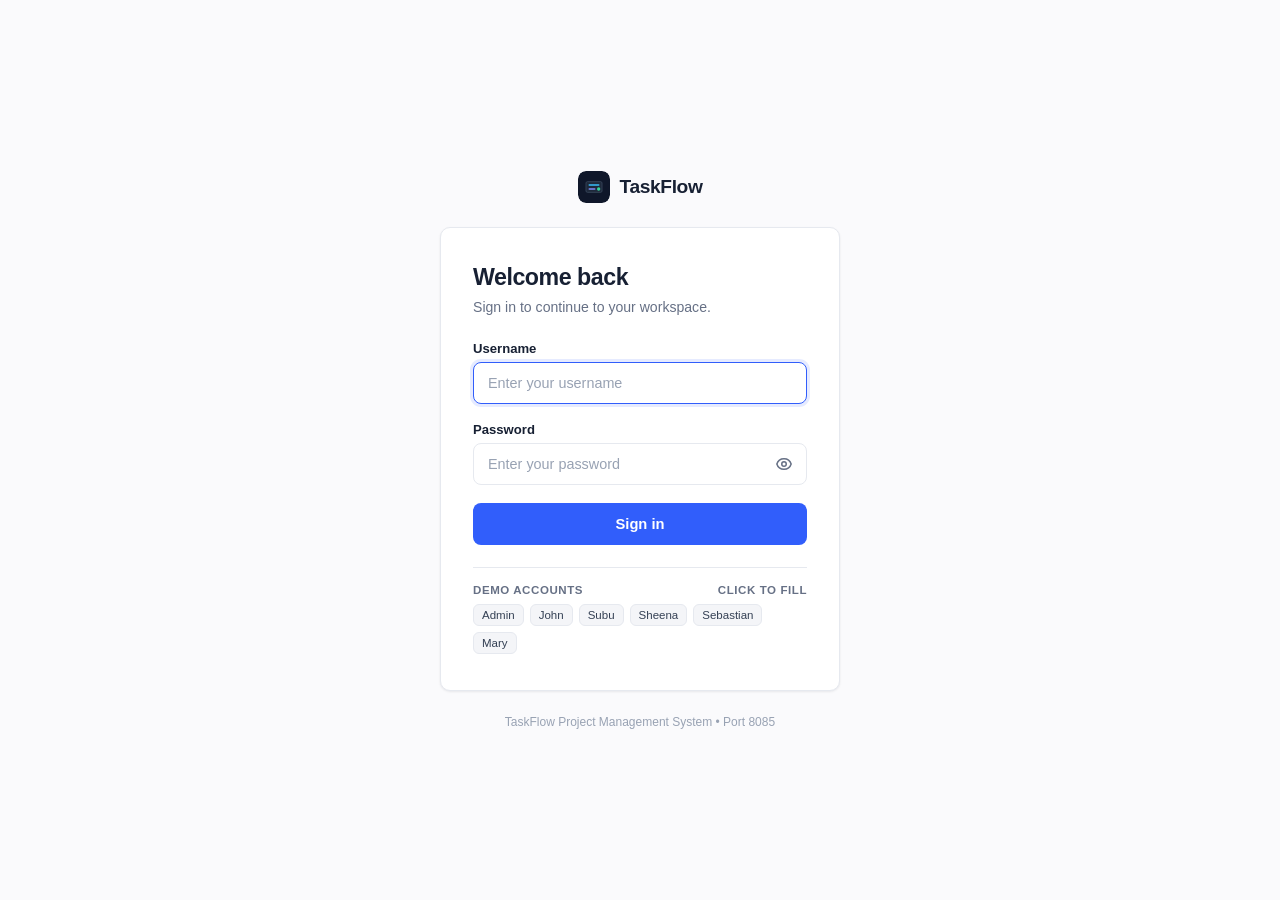
<file: src/frontend/dashboard.html>
<!DOCTYPE html>
<html lang="en">
<head>
  <meta charset="UTF-8">
  <meta name="viewport" content="width=device-width, initial-scale=1.0">
  <title>Dashboard — TaskFlow</title>
  <meta name="description" content="Role-specific project management dashboard for administrators and team members.">
  <link rel="stylesheet" href="css/style.css">
  <link rel="icon" type="image/svg+xml" href="assets/logo.svg">
  <style>
    @keyframes spin {
      from { transform: rotate(0deg); }
      to { transform: rotate(360deg); }
    }
    .spin-animation {
      animation: spin 0.8s linear infinite;
      transform-origin: center center;
    }
  </style>
</head>
<body>

  <div class="app-container">
    <!-- Sidebar Navigation -->
    <div id="sidebar-container"></div>

    <!-- Main Content Area -->
    <div class="app-main">
      <!-- Header -->
      <div id="header-container"></div>

      <!-- Page Body -->
      <main class="page-body">

        <!-- Welcome Banner with Illustration -->
        <section class="welcome-banner">
          <div class="welcome-content">
            <span class="welcome-pill">
              <svg width="14" height="14" fill="currentColor" viewBox="0 0 20 20">
                <path fill-rule="evenodd" d="M10 18a8 8 0 100-16 8 8 0 000 16zm1-12a1 1 0 10-2 0v4a1 1 0 00.293.707l2.828 2.829a1 1 0 101.415-1.415L11 9.586V6z" clip-rule="evenodd"/>
              </svg>
              <span id="current-date-badge">Enterprise Workspace</span>
            </span>
            <h1 class="welcome-title" id="welcome-greeting">Welcome to TaskFlow</h1>
            <p class="welcome-desc" id="welcome-subtext">
              Real-time project tracking with MySQL persistence, team workload distribution, and milestone tracking.
            </p>
            <div style="margin-top: 18px; display: flex; gap: 12px; flex-wrap: wrap;" id="banner-quick-actions">
              <!-- Dynamically populated based on role -->
            </div>
          </div>
          <img src="assets/banner-dashboard.svg" alt="Analytics and Productivity" class="welcome-illustration">
        </section>

        <!-- KPI Metrics Grid -->
        <section class="stats-grid">
          <div class="stat-card">
            <div>
              <div class="stat-label">Total Tasks</div>
              <div class="stat-value" id="stat-total">-</div>
              <div class="stat-subtext" id="stat-total-sub">Authorized records</div>
            </div>
            <div class="stat-icon-wrapper blue">
              <svg width="24" height="24" fill="none" stroke="currentColor" viewBox="0 0 24 24">
                <path stroke-linecap="round" stroke-linejoin="round" stroke-width="2" d="M9 5H7a2 2 0 00-2 2v12a2 2 0 002 2h10a2 2 0 002-2V7a2 2 0 00-2-2h-2M9 5a2 2 0 002 2h2a2 2 0 002-2M9 5a2 2 0 012-2h2a2 2 0 012 2"/>
              </svg>
            </div>
          </div>

          <div id="card-pending" class="stat-card" style="display: none;">
            <div>
              <div class="stat-label" id="card-label-pending">Pending Tasks</div>
              <div class="stat-value" id="stat-pending">-</div>
              <div class="stat-subtext" id="card-sub-pending">Awaiting action</div>
            </div>
            <div class="stat-icon-wrapper amber">
              <svg width="24" height="24" fill="none" stroke="currentColor" viewBox="0 0 24 24">
                <path stroke-linecap="round" stroke-linejoin="round" stroke-width="2" d="M12 8v4l3 3m6-3a9 9 0 11-18 0 9 9 0 0118 0z"/>
              </svg>
            </div>
          </div>

          <div class="stat-card">
            <div>
              <div class="stat-label">In Progress</div>
              <div class="stat-value" id="stat-progress">-</div>
              <div class="stat-subtext">Actively being worked on</div>
            </div>
            <div class="stat-icon-wrapper purple">
              <svg width="24" height="24" fill="none" stroke="currentColor" viewBox="0 0 24 24">
                <path stroke-linecap="round" stroke-linejoin="round" stroke-width="2" d="M13 10V3L4 14h7v7l9-11h-7z"/>
              </svg>
            </div>
          </div>

          <div id="card-completed" class="stat-card" style="display: none;">
            <div>
              <div class="stat-label" id="card-label-completed">Completed Tasks</div>
              <div class="stat-value" id="stat-completed">-</div>
              <div class="stat-subtext" id="stat-rate-sub">0% completion rate</div>
            </div>
            <div class="stat-icon-wrapper emerald">
              <svg width="24" height="24" fill="none" stroke="currentColor" viewBox="0 0 24 24">
                <path stroke-linecap="round" stroke-linejoin="round" stroke-width="2" d="M9 12l2 2 4-4m6 2a9 9 0 11-18 0 9 9 0 0118 0z"/>
              </svg>
            </div>
          </div>
        </section>

        <!-- Dynamic Role Section -->
        <div id="role-specific-container">
          <!-- Populated by JavaScript -->
        </div>

      </main>
    </div>
  </div>

  <script src="js/api.js?v=4.0"></script>
  <script src="js/navbar.js?v=4.0"></script>
  <script>
    let currentAdminRefreshInProgress = false;

    document.addEventListener('DOMContentLoaded', async () => {
      let user = API.requireAuth();
      if (!user) return;

      // Sync and validate session with backend to prevent stale role state
      try {
        const freshUser = await API.syncCurrentUser();
        if (freshUser) {
          user = freshUser;
        }
      } catch (e) {
        console.warn('Could not sync user with backend:', e);
      }

      const isAdmin = !!(user.role && String(user.role).trim().toUpperCase() === 'ADMIN');
      renderAppLayout('dashboard', isAdmin ? 'Administrator Control Center' : 'Member Workspace & Analytics', user);

      // Date banner
      const now = new Date();
      const options = { weekday: 'long', year: 'numeric', month: 'short', day: 'numeric' };
      document.getElementById('current-date-badge').textContent = now.toLocaleDateString('en-US', options);

      // Check for redirected access denial
      const urlParams = new URLSearchParams(window.location.search);
      if (urlParams.get('forbidden') === 'true' || urlParams.get('error') === 'forbidden') {
        API.showToast('Access denied: Administrator privileges required to access that section.', 'error');
      }

      // Welcome text
      if (isAdmin) {
        document.getElementById('welcome-greeting').textContent = `Administrator Control Center`;
        document.getElementById('welcome-subtext').textContent =
          `You have full administrative jurisdiction over all organization tasks, team allocations, and system reporting.`;
        document.getElementById('banner-quick-actions').innerHTML = `
          <a href="tasks.html" class="btn btn-primary btn-sm">Tasks Workspace</a>
          <a href="pending-queue.html" class="btn btn-secondary btn-sm" style="color: #0f172a;">Pending Queue (FIFO)</a>
          <a href="completed-tasks.html" class="btn btn-secondary btn-sm" style="color: #0f172a;">Completed Tasks (LIFO)</a>
          <a href="user-tree.html" class="btn btn-secondary btn-sm" style="color: #0f172a;">User Tree (BST)</a>
          <a href="project-graph.html" class="btn btn-secondary btn-sm" style="color: #0f172a;">Project Graph</a>
          <a href="algorithm-studio.html" class="btn btn-secondary btn-sm" style="color: #0f172a;">Algorithm Studio</a>
          <a href="search-sort.html" class="btn btn-secondary btn-sm" style="color: #0f172a;">Search &amp; Sort Lab</a>
          <button id="btn-refresh-admin-dashboard" class="btn btn-secondary btn-sm" style="color: #0f172a; display: inline-flex; align-items: center; gap: 6px;" title="Reload latest metrics from MySQL database">
            <svg id="refresh-icon-banner" width="14" height="14" fill="none" stroke="currentColor" viewBox="0 0 24 24">
              <path stroke-linecap="round" stroke-linejoin="round" stroke-width="2" d="M4 4v5h.582m15.356 2A8.001 8.001 0 004.582 9m0 0H9m11 11v-5h-.581m0 0a8.003 8.003 0 01-15.357-2m15.357 2H15"/>
            </svg>
            <span id="refresh-text-banner">Refresh Dashboard</span>
          </button>
        `;
        document.getElementById('btn-refresh-admin-dashboard').addEventListener('click', handleAdminRefresh);
      } else {
        document.getElementById('welcome-greeting').textContent = `Welcome back, ${user.displayName || user.username}!`;
        document.getElementById('welcome-subtext').textContent =
          `Here is your personalized workspace. You can review your assigned tasks and update your status in real time.`;
        document.getElementById('banner-quick-actions').innerHTML = `
          <a href="tasks.html" class="btn btn-primary btn-sm">View My Tasks</a>
          <a href="team.html" class="btn btn-secondary btn-sm" style="color: #0f172a;">Team Directory</a>
          <a href="search-sort.html" class="btn btn-secondary btn-sm" style="color: #0f172a;">Search &amp; Sort Lab</a>
        `;
      }

      // Configure KPI stat cards role presentation immediately
      const pendingCard = document.getElementById('card-pending');
      const completedCard = document.getElementById('card-completed');

      if (isAdmin) {
        if (pendingCard) {
          pendingCard.style.display = '';
          pendingCard.style.cursor = 'pointer';
          pendingCard.title = 'Open Pending Queue (FIFO)';
          pendingCard.onclick = () => window.location.href = 'pending-queue.html';
          const pLabel = document.getElementById('card-label-pending');
          if (pLabel) pLabel.innerHTML = 'Pending (FIFO Queue) &nearr;';
          const pSub = document.getElementById('card-sub-pending');
          if (pSub) pSub.textContent = 'FIFO execution queue';
        }
        if (completedCard) {
          completedCard.style.display = '';
          completedCard.style.cursor = 'pointer';
          completedCard.title = 'Open Completed Tasks (LIFO Stack)';
          completedCard.onclick = () => window.location.href = 'completed-tasks.html';
          const cLabel = document.getElementById('card-label-completed');
          if (cLabel) cLabel.innerHTML = 'Completed (LIFO Stack) &nearr;';
        }
      } else {
        // Completely hide Queue and Stack cards for Members
        if (pendingCard) {
          pendingCard.style.display = 'none';
          pendingCard.onclick = null;
        }
        if (completedCard) {
          completedCard.style.display = 'none';
          completedCard.onclick = null;
        }
        document.getElementById('stat-total-sub').textContent = 'Assigned to your account';
      }

      await loadDashboardData(isAdmin);
    });

    async function handleAdminRefresh() {
      if (currentAdminRefreshInProgress) return;
      currentAdminRefreshInProgress = true;

      const bannerBtn = document.getElementById('btn-refresh-admin-dashboard');
      const cardBtn = document.getElementById('btn-refresh-admin-tasks');
      const bannerText = document.getElementById('refresh-text-banner');
      const cardText = document.getElementById('refresh-text-card');
      const bannerIcon = document.getElementById('refresh-icon-banner');
      const cardIcon = document.getElementById('refresh-icon-card');

      if (bannerBtn) bannerBtn.disabled = true;
      if (cardBtn) cardBtn.disabled = true;
      if (bannerText) bannerText.textContent = 'Refreshing...';
      if (cardText) cardText.textContent = 'Refreshing...';
      if (bannerIcon) bannerIcon.classList.add('spin-animation');
      if (cardIcon) cardIcon.classList.add('spin-animation');

      try {
        await loadDashboardData(true);
        API.showToast('Admin Dashboard reloaded with latest database records', 'success');
      } catch (err) {
        console.error('Failed to refresh dashboard:', err);
        API.showToast('Refresh failed: ' + (err.message || 'Cannot reach server'), 'error');
      } finally {
        if (bannerText) bannerText.textContent = 'Refresh Dashboard';
        if (cardText) cardText.textContent = 'Refresh';
        if (bannerIcon) bannerIcon.classList.remove('spin-animation');
        if (cardIcon) cardIcon.classList.remove('spin-animation');
        if (bannerBtn) bannerBtn.disabled = false;
        if (cardBtn) cardBtn.disabled = false;
        currentAdminRefreshInProgress = false;
      }
    }

    async function loadDashboardData(isAdmin) {
      try {
        const stats = await API.getStatsSummary();
        const tasks = await API.getTasks();

        // Update KPI Cards
        document.getElementById('stat-total').textContent = stats.totalTasks || 0;
        document.getElementById('stat-pending').textContent = stats.pendingCount || 0;
        document.getElementById('stat-progress').textContent = stats.inProgressCount || 0;
        document.getElementById('stat-completed').textContent = stats.completedCount || 0;
        document.getElementById('stat-rate-sub').textContent = `${stats.completionRate || 0}% completion rate`;

        if (!isAdmin) {
          document.getElementById('stat-total-sub').textContent = 'Assigned to your account';
          const pCard = document.getElementById('card-pending');
          if (pCard) pCard.style.display = 'none';
          const cCard = document.getElementById('card-completed');
          if (cCard) cCard.style.display = 'none';
        } else {
          const pCard = document.getElementById('card-pending');
          if (pCard) pCard.style.display = '';
          const cCard = document.getElementById('card-completed');
          if (cCard) cCard.style.display = '';
        }

        const roleContainer = document.getElementById('role-specific-container');

        if (isAdmin) {
          // Render Admin Workload Distribution & Full System Recent Tasks
          let workloadRows = '';
          if (stats.memberWorkload) {
            for (const [member, data] of Object.entries(stats.memberWorkload)) {
              const compPercent = data.total > 0 ? Math.round((data.completed / data.total) * 100) : 0;
              workloadRows += `
                <tr>
                  <td><strong style="color: var(--navy-900);">${escapeHtml(member)}</strong></td>
                  <td>${data.total}</td>
                  <td><span class="status-pill pending">${data.pending}</span></td>
                  <td><span class="status-pill in-progress">${data.inProgress}</span></td>
                  <td><span class="status-pill completed">${data.completed}</span></td>
                  <td>
                    <div style="display: flex; align-items: center; gap: 8px;">
                      <div style="flex: 1; height: 6px; background: var(--slate-200); border-radius: 3px; overflow: hidden; min-width: 60px;">
                        <div style="width: ${compPercent}%; height: 100%; background: var(--primary);"></div>
                      </div>
                      <span style="font-size: 0.75rem; font-weight: 600; color: var(--slate-600);">${compPercent}%</span>
                    </div>
                  </td>
                </tr>
              `;
            }
          }

          roleContainer.innerHTML = `
            <div style="display: grid; grid-template-columns: 1fr 1fr; gap: 24px;">
              <!-- Team Workload Distribution -->
              <div class="card" style="margin-bottom: 0;">
                <div class="card-header">
                  <div>
                    <h3 class="card-title">Team Workload Distribution</h3>
                    <p class="card-subtitle">Real-time task volume and completion rate across team members</p>
                  </div>
                </div>
                <div class="table-responsive">
                  <table class="data-table">
                    <thead>
                      <tr>
                        <th>Member</th>
                        <th>Total</th>
                        <th>Pending</th>
                        <th>Active</th>
                        <th>Done</th>
                        <th>Progress</th>
                      </tr>
                    </thead>
                    <tbody>
                      ${workloadRows || '<tr><td colspan="6" style="text-align:center;">No workload data</td></tr>'}
                    </tbody>
                  </table>
                </div>
              </div>

              <!-- Organization Progress Overview Card -->
              <div class="card" style="margin-bottom: 0;">
                <div class="card-header">
                  <div>
                    <h3 class="card-title">System Status Breakdown</h3>
                    <p class="card-subtitle">Global delivery health and throughput</p>
                  </div>
                </div>
                <div style="padding: 10px 0;">
                  <div style="display: flex; justify-content: space-between; font-size: 0.85rem; font-weight: 600; margin-bottom: 8px;">
                    <span>Overall Project Completion</span>
                    <span style="color: var(--primary);">${stats.completionRate || 0}%</span>
                  </div>
                  <div style="height: 12px; background: var(--slate-200); border-radius: 6px; overflow: hidden; margin-bottom: 24px;">
                    <div style="width: ${stats.completionRate || 0}%; height: 100%; background: linear-gradient(90deg, #2563eb, #059669);"></div>
                  </div>

                  <div style="display: flex; flex-direction: column; gap: 12px;">
                    <div style="display: flex; justify-content: space-between; align-items: center; padding: 10px 14px; background: var(--slate-50); border-radius: 8px; border: 1px solid var(--slate-200);">
                      <span style="font-size: 0.85rem; color: var(--slate-600);">Database Table</span>
                      <strong style="color: var(--navy-900); font-family: var(--font-mono);">taskflow_db.tasks (MySQL 8)</strong>
                    </div>
                    <div style="display: flex; justify-content: space-between; align-items: center; padding: 10px 14px; background: var(--slate-50); border-radius: 8px; border: 1px solid var(--slate-200);">
                      <span style="font-size: 0.85rem; color: var(--slate-600);">Backend Port</span>
                      <strong style="color: var(--navy-900); font-family: var(--font-mono);">8085 (Active)</strong>
                    </div>
                    <div style="display: flex; justify-content: space-between; align-items: center; padding: 10px 14px; background: var(--slate-50); border-radius: 8px; border: 1px solid var(--slate-200);">
                      <span style="font-size: 0.85rem; color: var(--slate-600);">External System Guard</span>
                      <strong style="color: #059669;">VoltGo (Port 8080) Untouched</strong>
                    </div>
                  </div>
                </div>
              </div>
            </div>

            <!-- Recent Tasks Table -->
            <div class="card" style="margin-top: 24px;">
              <div class="card-header">
                <div>
                  <h3 class="card-title">Recent Tasks Registry</h3>
                  <p class="card-subtitle">All active tasks managed in database</p>
                </div>
                <div style="display: flex; gap: 8px; align-items: center;">
                  <button id="btn-refresh-admin-tasks" class="btn btn-secondary btn-sm" style="display: inline-flex; align-items: center; gap: 6px;" title="Reload live from MySQL database">
                    <svg id="refresh-icon-card" width="14" height="14" fill="none" stroke="currentColor" viewBox="0 0 24 24">
                      <path stroke-linecap="round" stroke-linejoin="round" stroke-width="2" d="M4 4v5h.582m15.356 2A8.001 8.001 0 004.582 9m0 0H9m11 11v-5h-.581m0 0a8.003 8.003 0 01-15.357-2m15.357 2H15"/>
                    </svg>
                    <span id="refresh-text-card">Refresh</span>
                  </button>
                  <a href="tasks.html" class="btn btn-secondary btn-sm">Open Workspace</a>
                </div>
              </div>
              <div class="table-responsive">
                <table class="data-table">
                  <thead>
                    <tr>
                      <th>Task ID</th>
                      <th>Task Name</th>
                      <th>Assigned Member</th>
                      <th>Priority</th>
                      <th>Status</th>
                    </tr>
                  </thead>
                  <tbody>
                    ${renderTaskRows(tasks.slice(0, 6))}
                  </tbody>
                </table>
              </div>
            </div>
          `;

          const cardRefreshBtn = document.getElementById('btn-refresh-admin-tasks');
          if (cardRefreshBtn) {
            cardRefreshBtn.addEventListener('click', handleAdminRefresh);
          }
        } else {
          // Member Personalized Dashboard
          roleContainer.innerHTML = `
            <div class="card">
              <div class="card-header">
                <div>
                  <h3 class="card-title">My Assigned Tasks</h3>
                  <p class="card-subtitle">Tasks assigned to your account. Update your status directly below.</p>
                </div>
                <a href="tasks.html" class="btn btn-primary btn-sm">Full Task Workspace</a>
              </div>
              <div class="table-responsive">
                <table class="data-table">
                  <thead>
                    <tr>
                      <th>Task ID</th>
                      <th>Task Name</th>
                      <th>Priority</th>
                      <th>Status</th>
                      <th>Action</th>
                    </tr>
                  </thead>
                  <tbody>
                    ${renderMemberTaskRows(tasks)}
                  </tbody>
                </table>
              </div>
            </div>
          `;

          // Attach status dropdown change event listeners
          document.querySelectorAll('.select-member-status').forEach(sel => {
            sel.addEventListener('change', async (e) => {
              const taskId = e.target.getAttribute('data-id');
              const newStatus = e.target.value;
              try {
                e.target.disabled = true;
                await API.updateTaskStatus(taskId, newStatus);
                API.showToast(`Task #${taskId} status updated to ${newStatus}`, 'success');
                await loadDashboardData(false);
              } catch (err) {
                API.showToast(err.message || 'Failed to update task status', 'error');
                await loadDashboardData(false);
              }
            });
          });

          // Attach quick complete button event listeners
          document.querySelectorAll('.btn-quick-complete').forEach(btn => {
            btn.addEventListener('click', async (e) => {
              const taskId = e.currentTarget.getAttribute('data-id');
              try {
                e.currentTarget.disabled = true;
                await API.completeTask(taskId);
                API.showToast(`Task #${taskId} marked completed!`, 'success');
                await loadDashboardData(false);
              } catch (err) {
                API.showToast(err.message || 'Failed to complete task', 'error');
                await loadDashboardData(false);
              }
            });
          });
        }

      } catch (err) {
        console.error('Failed to load dashboard:', err);
        API.showToast('Could not load dashboard statistics: ' + err.message, 'error');
      }
    }

    function renderTaskRows(tasks) {
      if (!tasks || tasks.length === 0) {
        return `<tr><td colspan="5" style="text-align:center; padding: 24px;"><img src="assets/empty-state.svg" style="width:120px;"><br>No tasks recorded.</td></tr>`;
      }
      return tasks.map(t => `
        <tr>
          <td><strong style="color: var(--navy-900);">#${t.id}</strong></td>
          <td>${escapeHtml(t.name)}</td>
          <td><span style="font-weight: 500;">${escapeHtml(t.member)}</span></td>
          <td><span class="priority-pill ${getPriorityClass(t.priority)}">${escapeHtml(t.priority)}</span></td>
          <td><span class="status-pill ${getStatusClass(t.status)}">${escapeHtml(t.status)}</span></td>
        </tr>
      `).join('');
    }

    function renderMemberTaskRows(tasks) {
      if (!tasks || tasks.length === 0) {
        return `<tr><td colspan="5" style="text-align:center; padding: 32px;"><img src="assets/empty-state.svg" style="width:140px;"><br><p style="color:var(--slate-500);margin-top:8px;">No tasks assigned to your account right now.</p></td></tr>`;
      }
      return tasks.map(t => {
        const isCompleted = (t.status || '').toLowerCase() === 'completed';
        const isInProgress = (t.status || '').toLowerCase().includes('prog');
        const isPending = !isCompleted && !isInProgress;

        return `
          <tr>
            <td><strong style="color: var(--navy-900);">#${t.id}</strong></td>
            <td><strong>${escapeHtml(t.name)}</strong></td>
            <td><span class="priority-pill ${getPriorityClass(t.priority)}">${escapeHtml(t.priority)}</span></td>
            <td>
              <select class="form-select btn-sm select-member-status" data-id="${t.id}" style="padding: 4px 8px; font-size: 0.8rem; font-weight: 600; width: auto; min-width: 125px;">
                <option value="Pending" ${isPending ? 'selected' : ''}>Pending</option>
                <option value="In Progress" ${isInProgress ? 'selected' : ''}>In Progress</option>
                <option value="Completed" ${isCompleted ? 'selected' : ''}>Completed</option>
              </select>
            </td>
            <td>
              <div style="display: flex; gap: 6px; align-items: center;">
                ${!isCompleted ? `
                  <button class="btn btn-success btn-sm btn-quick-complete" data-id="${t.id}" title="Mark completed">Done</button>
                ` : `
                  <span style="font-size: 0.78rem; color: #059669; font-weight: 600; display: inline-flex; align-items: center; gap: 4px;">
                    <svg width="14" height="14" fill="none" stroke="currentColor" viewBox="0 0 24 24"><path stroke-linecap="round" stroke-linejoin="round" stroke-width="2.5" d="M5 13l4 4L19 7"/></svg>
                    Done
                  </span>
                `}
              </div>
            </td>
          </tr>
        `;
      }).join('');
    }

    function getPriorityClass(p) {
      if (!p) return 'medium';
      const pl = p.toLowerCase();
      if (pl.startsWith('h')) return 'high';
      if (pl.startsWith('l')) return 'low';
      return 'medium';
    }

    function getStatusClass(s) {
      if (!s) return 'pending';
      const sl = s.toLowerCase();
      if (sl.includes('comp')) return 'completed';
      if (sl.includes('prog')) return 'in-progress';
      return 'pending';
    }

    function escapeHtml(str) {
      if (!str) return '';
      return String(str)
        .replace(/&/g, '&amp;')
        .replace(/</g, '&lt;')
        .replace(/>/g, '&gt;')
        .replace(/"/g, '&quot;')
        .replace(/'/g, '&#39;');
    }
  </script>
</body>
</html>
</file>
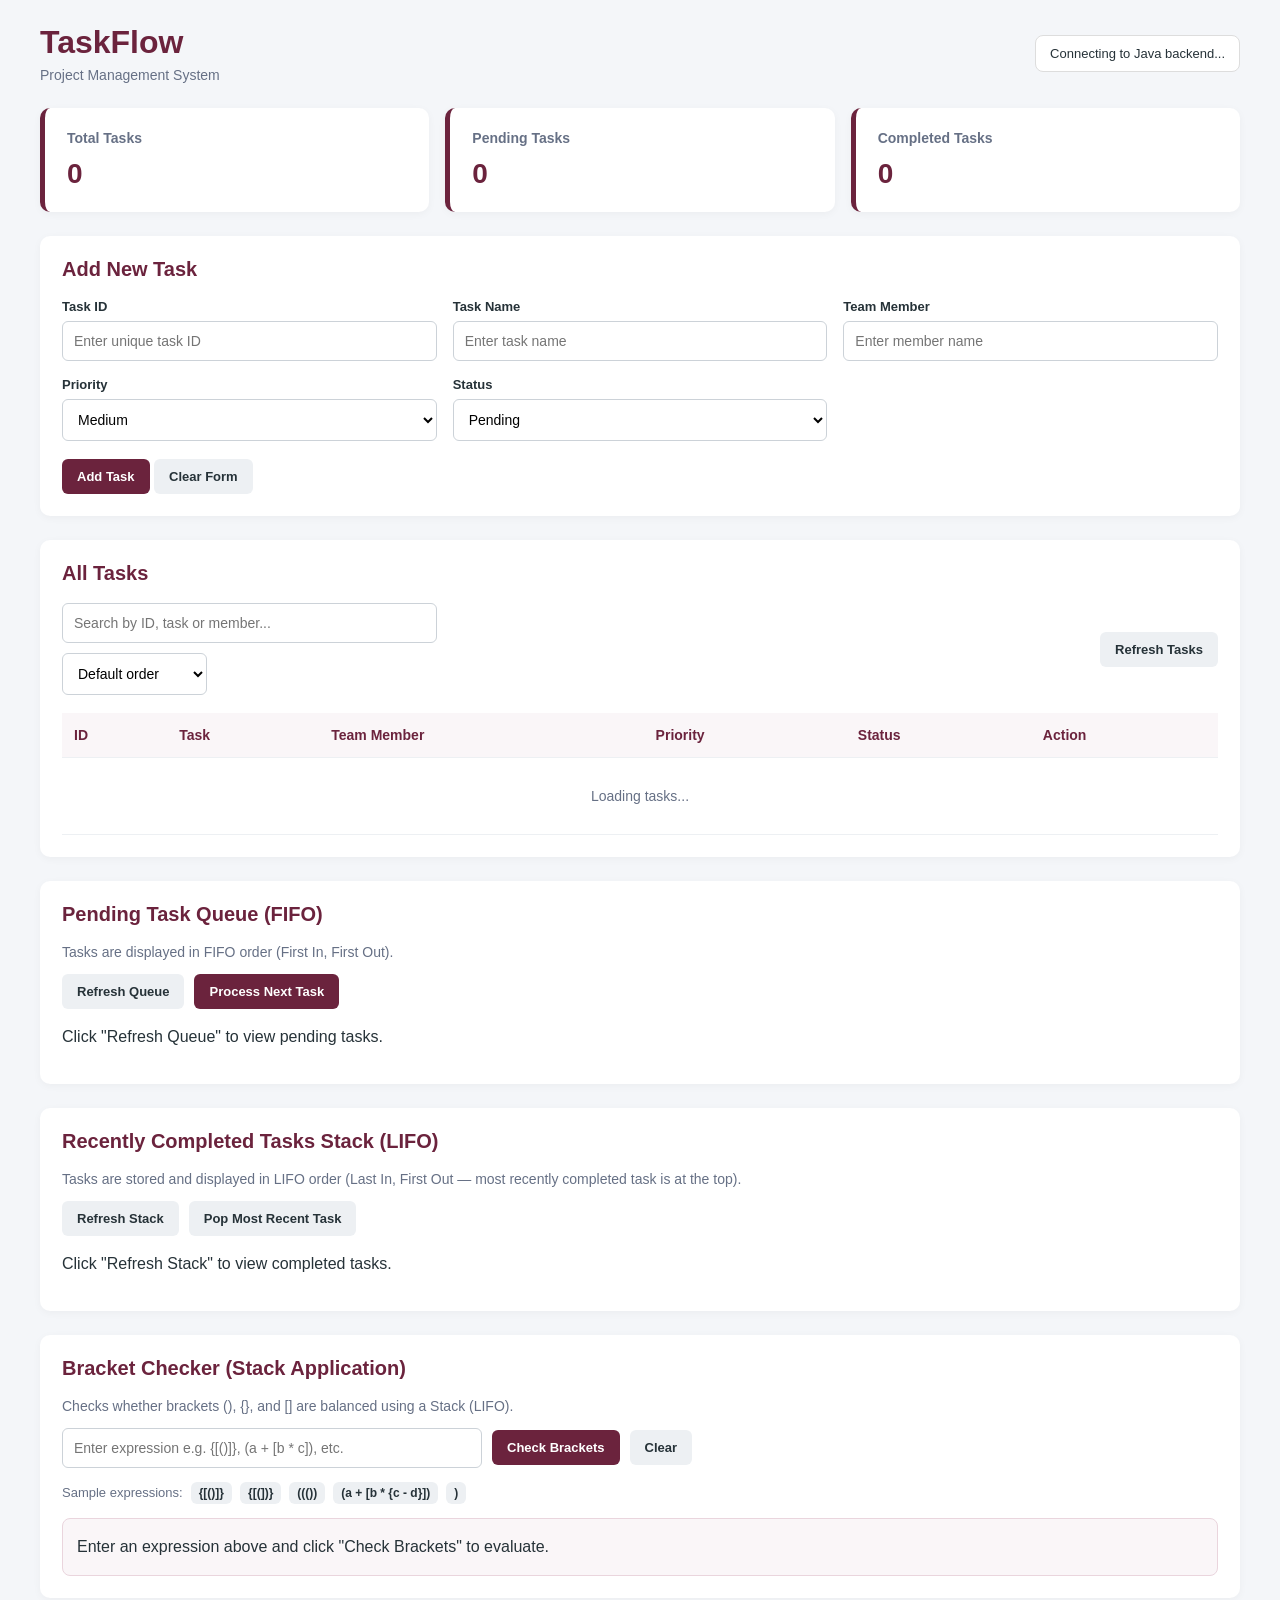
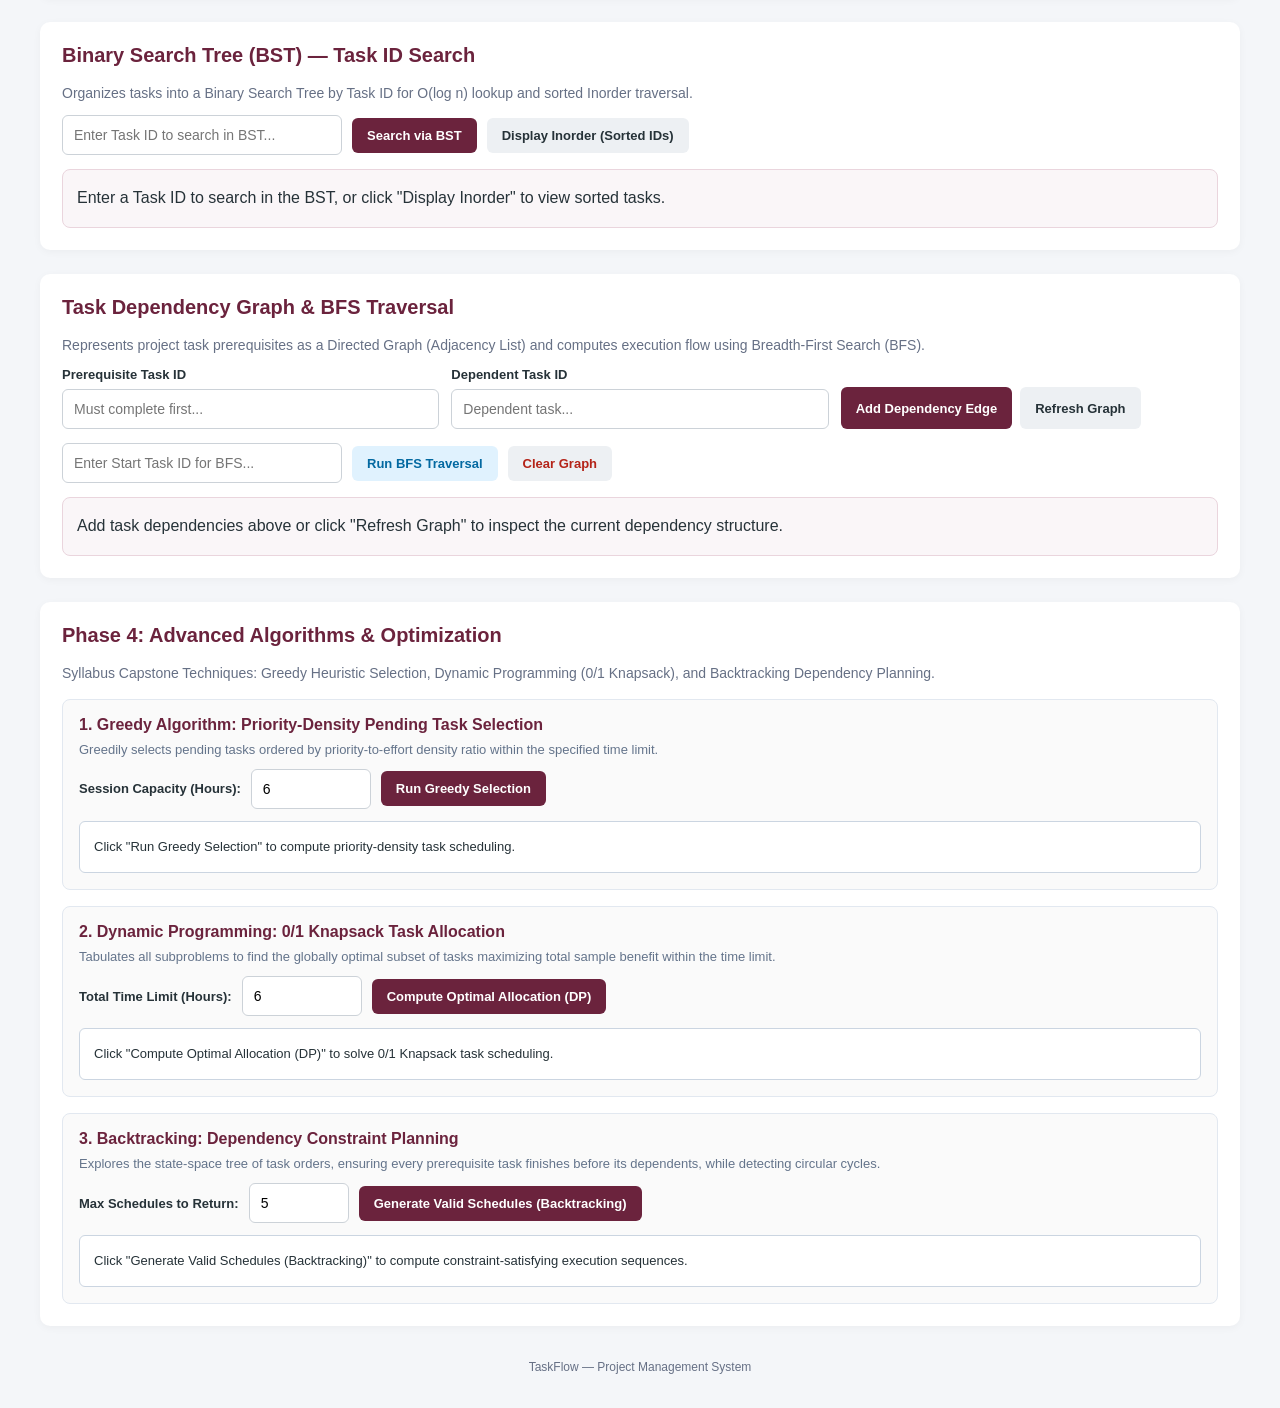
<file: src/frontend/index_before_fix.html>
<!DOCTYPE html>
<html lang="en">
<head>
    <meta charset="UTF-8">
    <meta name="viewport" content="width=device-width, initial-scale=1.0">
    <title>TaskFlow - Project Management System</title>

    <style>
        * {
            box-sizing: border-box;
            margin: 0;
            padding: 0;
            font-family: Arial, sans-serif;
        }

        body {
            background: #f4f6f9;
            color: #263238;
            padding: 24px;
        }

        .container {
            max-width: 1200px;
            margin: auto;
        }

        header {
            display: flex;
            justify-content: space-between;
            align-items: center;
            flex-wrap: wrap;
            gap: 12px;
            margin-bottom: 25px;
        }

        h1 {
            color: #6b233d;
            margin-bottom: 6px;
        }

        .subtitle {
            color: #667085;
            font-size: 14px;
        }

        .connection {
            background: #fff;
            border-radius: 8px;
            padding: 10px 14px;
            font-size: 13px;
            border: 1px solid #ddd;
        }

        .dashboard {
            display: grid;
            grid-template-columns: repeat(3, minmax(0, 1fr));
            gap: 16px;
            margin-bottom: 24px;
        }

        .stat-card {
            background: white;
            padding: 22px;
            border-radius: 10px;
            border-left: 5px solid #6b233d;
            box-shadow: 0 2px 8px #0000000a;
        }

        .stat-card h3 {
            font-size: 14px;
            color: #667085;
            margin-bottom: 12px;
        }

        .stat-card p {
            font-size: 28px;
            font-weight: bold;
            color: #6b233d;
        }

        .panel {
            background: white;
            border-radius: 10px;
            padding: 22px;
            margin-bottom: 24px;
            box-shadow: 0 2px 8px #0000000a;
        }

        .panel h2 {
            color: #6b233d;
            margin-bottom: 18px;
            font-size: 20px;
        }

        .form-grid {
            display: grid;
            grid-template-columns: repeat(3, minmax(0, 1fr));
            gap: 16px;
        }

        .field {
            display: flex;
            flex-direction: column;
            gap: 7px;
        }

        label {
            font-size: 13px;
            font-weight: bold;
        }

        input, select {
            width: 100%;
            padding: 11px;
            border: 1px solid #ccd2d8;
            border-radius: 6px;
            font-size: 14px;
            background: white;
        }

        input:focus, select:focus {
            outline: 2px solid #ead5dd;
            border-color: #6b233d;
        }

        .form-actions {
            margin-top: 18px;
        }

        button {
            border: none;
            border-radius: 6px;
            padding: 10px 15px;
            font-size: 13px;
            font-weight: bold;
            cursor: pointer;
            transition: opacity 0.2s;
        }

        button:hover {
            opacity: 0.86;
        }

        .primary {
            background: #6b233d;
            color: white;
        }

        .secondary {
            background: #edf0f3;
            color: #263238;
        }

        .danger {
            background: #fde8e8;
            color: #b42318;
        }

        .toolbar {
            display: flex;
            justify-content: space-between;
            align-items: center;
            flex-wrap: wrap;
            gap: 12px;
            margin-bottom: 18px;
        }

        .toolbar-left, .toolbar-right {
            display: flex;
            gap: 10px;
            flex-wrap: wrap;
        }

        .toolbar input {
            min-width: 220px;
        }

        .toolbar select {
            width: auto;
            min-width: 145px;
        }

        .table-wrap {
            width: 100%;
            overflow-x: auto;
        }

        table {
            width: 100%;
            border-collapse: collapse;
            min-width: 650px;
        }

        th, td {
            padding: 14px 12px;
            text-align: left;
            border-bottom: 1px solid #edf0f3;
            font-size: 14px;
        }

        th {
            color: #6b233d;
            background: #faf6f8;
        }

        tr:hover td {
            background: #fcfafb;
        }

        .badge {
            display: inline-block;
            border-radius: 20px;
            padding: 5px 10px;
            font-size: 12px;
            font-weight: bold;
        }

        .pending {
            background: #fff2cc;
            color: #8a6100;
        }

        .completed {
            background: #d9f5e5;
            color: #137547;
        }

        .in-progress {
            background: #dbeafe;
            color: #1d4ed8;
        }

        .priority-high {
            color: #b42318;
            font-weight: bold;
        }

        .priority-medium {
            color: #a15c00;
            font-weight: bold;
        }

        .priority-low {
            color: #137547;
            font-weight: bold;
        }

        .message {
            display: none;
            padding: 12px 14px;
            border-radius: 6px;
            margin-bottom: 16px;
            font-size: 14px;
        }

        .message.success {
            display: block;
            background: #d9f5e5;
            color: #137547;
        }

        .message.error {
            display: block;
            background: #fde8e8;
            color: #b42318;
        }

        .empty {
            text-align: center;
            padding: 30px;
            color: #667085;
        }

        footer {
            text-align: center;
            color: #667085;
            font-size: 12px;
            padding: 10px;
        }

        @media (max-width: 750px) {
            body {
                padding: 14px;
            }

            .dashboard {
                grid-template-columns: 1fr;
            }

            .form-grid {
                grid-template-columns: 1fr;
            }

            .panel {
                padding: 16px;
            }

            .toolbar input {
                min-width: 0;
            }
        }
    </style>
</head>

<body>
<div class="container">

    <header>
        <div>
            <h1>TaskFlow</h1>
            <p class="subtitle">Project Management System</p>
        </div>
        <div class="connection" id="connectionStatus">
            Connecting to Java backend...
        </div>
    </header>

    <section class="dashboard">
        <div class="stat-card">
            <h3>Total Tasks</h3>
            <p id="totalCount">0</p>
        </div>

        <div class="stat-card">
            <h3>Pending Tasks</h3>
            <p id="pendingCount">0</p>
        </div>

        <div class="stat-card">
            <h3>Completed Tasks</h3>
            <p id="completedCount">0</p>
        </div>
    </section>

    <section class="panel">
        <h2>Add New Task</h2>

        <div id="message" class="message" role="status"></div>

        <form id="taskForm">
            <div class="form-grid">
                <div class="field">
                    <label for="taskId">Task ID</label>
                    <input
                        type="number"
                        id="taskId"
                        min="1"
                        step="1"
                        placeholder="Enter unique task ID"
                        required
                    >
                </div>

                <div class="field">
                    <label for="taskName">Task Name</label>
                    <input
                        type="text"
                        id="taskName"
                        placeholder="Enter task name"
                        required
                    >
                </div>

                <div class="field">
                    <label for="teamMember">Team Member</label>
                    <input
                        type="text"
                        id="teamMember"
                        placeholder="Enter member name"
                        required
                    >
                </div>

                <div class="field">
                    <label for="priority">Priority</label>
                    <select id="priority" required>
                        <option value="Low">Low</option>
                        <option value="Medium" selected>Medium</option>
                        <option value="High">High</option>
                    </select>
                </div>

                <div class="field">
                    <label for="status">Status</label>
                    <select id="status" required>
                        <option value="Pending" selected>Pending</option>
                        <option value="In Progress">In Progress</option>
                        <option value="Completed">Completed</option>
                    </select>
                </div>
            </div>

            <div class="form-actions">
                <button type="submit" class="primary" id="addButton">
                    Add Task
                </button>
                <button type="reset" class="secondary">
                    Clear Form
                </button>
            </div>
        </form>
    </section>

    <section class="panel">
        <h2>All Tasks</h2>

        <div class="toolbar">
            <div class="toolbar-left">
                <input
                    type="search"
                    id="searchInput"
                    placeholder="Search by ID, task or member..."
                    aria-label="Search tasks"
                >

                <select id="sortSelect" aria-label="Sort tasks">
                    <option value="default">Default order</option>
                    <option value="id">Sort by ID</option>
                    <option value="name">Sort by name</option>
                    <option value="priority">Sort by priority</option>
                </select>
            </div>

            <div class="toolbar-right">
                <button type="button" class="secondary" id="refreshButton">
                    Refresh Tasks
                </button>
            </div>
        </div>

        <div class="table-wrap">
            <table>
                <thead>
                    <tr>
                        <th>ID</th>
                        <th>Task</th>
                        <th>Team Member</th>
                        <th>Priority</th>
                        <th>Status</th>
                        <th>Action</th>
                    </tr>
                </thead>
                <tbody id="taskTableBody">
                    <tr>
                        <td colspan="6" class="empty">Loading tasks...</td>
                    </tr>
                </tbody>
            </table>
        </div>
    </section>

    <!-- Pending Task Queue (FIFO) -->
    <section class="panel" id="pendingQueueSection">
        <h2>Pending Task Queue (FIFO)</h2>
        <p style="color: #667085; font-size: 14px; margin-bottom: 14px;">
            Tasks are displayed in FIFO order (First In, First Out).
        </p>

        <div style="display: flex; gap: 10px; margin-bottom: 14px; flex-wrap: wrap;">
            <button type="button" class="secondary" onclick="loadPendingQueue()">
                Refresh Queue
            </button>
            <button type="button" class="primary" onclick="processNextTask()">
                Process Next Task
            </button>
        </div>

        <div id="pendingQueueList" style="line-height: 1.8;">
            Click "Refresh Queue" to view pending tasks.
        </div>

        <p id="queueMessage" style="margin-top: 10px; font-weight: bold;"></p>
    </section>

    <!-- Recently Completed Tasks Stack (LIFO) -->
    <section class="panel" id="completedStackSection">
        <h2>Recently Completed Tasks Stack (LIFO)</h2>
        <p style="color: #667085; font-size: 14px; margin-bottom: 14px;">
            Tasks are stored and displayed in LIFO order (Last In, First Out — most recently completed task is at the top).
        </p>

        <div style="display: flex; gap: 10px; margin-bottom: 14px; flex-wrap: wrap;">
            <button type="button" class="secondary" onclick="loadCompletedStack()">
                Refresh Stack
            </button>
            <button type="button" class="secondary" onclick="popCompletedTask()">
                Pop Most Recent Task
            </button>
        </div>

        <div id="completedStackList" style="line-height: 1.8;">
            Click "Refresh Stack" to view completed tasks.
        </div>

        <p id="stackMessage" style="margin-top: 10px; font-weight: bold;"></p>
    </section>

    <!-- Step 4: Bracket Checker using a Stack -->
    <section class="panel" id="bracketCheckerSection">
        <h2>Bracket Checker (Stack Application)</h2>
        <p style="color: #667085; font-size: 14px; margin-bottom: 14px;">
            Checks whether brackets <code>()</code>, <code>{}</code>, and <code>[]</code> are balanced using a Stack (LIFO).
        </p>

        <div style="display: flex; gap: 10px; margin-bottom: 14px; flex-wrap: wrap; align-items: center;">
            <input
                type="text"
                id="bracketInput"
                placeholder="Enter expression e.g. {[()]}, (a + [b * c]), etc."
                style="max-width: 420px;"
                onkeydown="if(event.key === 'Enter') checkBrackets();"
            >
            <button type="button" class="primary" id="checkBracketsBtn" onclick="checkBrackets()">
                Check Brackets
            </button>
            <button type="button" class="secondary" onclick="clearBracketChecker()">
                Clear
            </button>
        </div>

        <div style="margin-bottom: 14px; font-size: 13px; color: #667085; display: flex; gap: 8px; align-items: center; flex-wrap: wrap;">
            <span>Sample expressions:</span>
            <button type="button" class="secondary" style="padding: 4px 8px; font-size: 12px;" onclick="setBracketSample('{[()]}')">{[()]}</button>
            <button type="button" class="secondary" style="padding: 4px 8px; font-size: 12px;" onclick="setBracketSample('{[(])}')">{[(])}</button>
            <button type="button" class="secondary" style="padding: 4px 8px; font-size: 12px;" onclick="setBracketSample('((())')">((())</button>
            <button type="button" class="secondary" style="padding: 4px 8px; font-size: 12px;" onclick="setBracketSample('(a + [b * {c - d}])')">(a + [b * {c - d}])</button>
            <button type="button" class="secondary" style="padding: 4px 8px; font-size: 12px;" onclick="setBracketSample(')(')">)</button>
        </div>

        <div id="bracketResult" style="line-height: 1.8; background: #faf6f8; border: 1px solid #ead5dd; border-radius: 8px; padding: 14px;">
            Enter an expression above and click "Check Brackets" to evaluate.
        </div>
    </section>

    <!-- Binary Search Tree (BST) Task Search & Traversal -->
    <section class="panel" id="bstSection">
        <h2>Binary Search Tree (BST) — Task ID Search</h2>
        <p style="color: #667085; font-size: 14px; margin-bottom: 14px;">
            Organizes tasks into a Binary Search Tree by Task ID for O(log n) lookup and sorted Inorder traversal.
        </p>

        <div style="display: flex; gap: 10px; margin-bottom: 14px; flex-wrap: wrap; align-items: center;">
            <input
                type="number"
                id="bstSearchInput"
                placeholder="Enter Task ID to search in BST..."
                style="max-width: 280px;"
                min="1"
            >
            <button type="button" class="primary" onclick="searchBST()">
                Search via BST
            </button>
            <button type="button" class="secondary" onclick="loadBSTInorder()">
                Display Inorder (Sorted IDs)
            </button>
        </div>

        <div id="bstResult" style="line-height: 1.8; background: #faf6f8; border: 1px solid #ead5dd; border-radius: 8px; padding: 14px;">
            Enter a Task ID to search in the BST, or click "Display Inorder" to view sorted tasks.
        </div>
    </section>

    <!-- Task Dependency Graph & BFS Traversal -->
    <section class="panel" id="graphSection">
        <h2>Task Dependency Graph & BFS Traversal</h2>
        <p style="color: #667085; font-size: 14px; margin-bottom: 14px;">
            Represents project task prerequisites as a Directed Graph (Adjacency List) and computes execution flow using Breadth-First Search (BFS).
        </p>

        <div style="display: grid; grid-template-columns: repeat(auto-fit, minmax(220px, 1fr)); gap: 12px; margin-bottom: 14px; align-items: end;">
            <div class="field">
                <label for="graphFromId">Prerequisite Task ID</label>
                <input
                    type="number"
                    id="graphFromId"
                    placeholder="Must complete first..."
                    min="1"
                >
            </div>

            <div class="field">
                <label for="graphToId">Dependent Task ID</label>
                <input
                    type="number"
                    id="graphToId"
                    placeholder="Dependent task..."
                    min="1"
                >
            </div>

            <div style="display: flex; gap: 8px;">
                <button type="button" class="primary" onclick="addGraphDependency()" style="height: 42px;">
                    Add Dependency Edge
                </button>
                <button type="button" class="secondary" onclick="loadGraphDependencies()" style="height: 42px;">
                    Refresh Graph
                </button>
            </div>
        </div>

        <div style="display: flex; gap: 10px; margin-bottom: 14px; flex-wrap: wrap; align-items: center;">
            <input
                type="number"
                id="bfsStartId"
                placeholder="Enter Start Task ID for BFS..."
                style="max-width: 280px;"
                min="1"
            >
            <button type="button" class="secondary" onclick="runBFSTraversal()" style="background: #e0f2fe; color: #0369a1;">
                Run BFS Traversal
            </button>
            <button type="button" class="secondary" onclick="clearGraphDependencies()" style="color: #b42318;">
                Clear Graph
            </button>
        </div>

        <div id="graphResult" style="line-height: 1.8; background: #faf6f8; border: 1px solid #ead5dd; border-radius: 8px; padding: 14px;">
            Add task dependencies above or click "Refresh Graph" to inspect the current dependency structure.
        </div>
    </section>

    <!-- Phase 4: Advanced Algorithms & Optimization -->
    <section class="panel" id="phase4Section">
        <h2>Phase 4: Advanced Algorithms &amp; Optimization</h2>
        <p style="color: #667085; font-size: 14px; margin-bottom: 18px;">
            Syllabus Capstone Techniques: Greedy Heuristic Selection, Dynamic Programming (0/1 Knapsack), and Backtracking Dependency Planning.
        </p>

        <!-- 1. Greedy Algorithm Panel -->
        <div style="border: 1px solid #e2e8f0; border-radius: 8px; padding: 16px; margin-bottom: 16px; background: #fafafa;">
            <h3 style="color: #6b233d; font-size: 16px; margin-bottom: 8px;">
                1. Greedy Algorithm: Priority-Density Pending Task Selection
            </h3>
            <p style="color: #64748b; font-size: 13px; margin-bottom: 12px;">
                Greedily selects pending tasks ordered by priority-to-effort density ratio within the specified time limit.
            </p>
            <div style="display: flex; gap: 10px; margin-bottom: 12px; flex-wrap: wrap; align-items: center;">
                <label for="greedyTimeLimit" style="font-size: 13px; font-weight: bold;">Session Capacity (Hours):</label>
                <input type="number" id="greedyTimeLimit" value="6" min="1" max="100" style="max-width: 120px;">
                <button type="button" class="primary" onclick="runGreedySchedule()">
                    Run Greedy Selection
                </button>
            </div>
            <div id="greedyResult" style="line-height: 1.7; background: #ffffff; border: 1px solid #cbd5e1; border-radius: 6px; padding: 14px; font-size: 13px;">
                Click "Run Greedy Selection" to compute priority-density task scheduling.
            </div>
        </div>

        <!-- 2. Dynamic Programming Panel -->
        <div style="border: 1px solid #e2e8f0; border-radius: 8px; padding: 16px; margin-bottom: 16px; background: #fafafa;">
            <h3 style="color: #6b233d; font-size: 16px; margin-bottom: 8px;">
                2. Dynamic Programming: 0/1 Knapsack Task Allocation
            </h3>
            <p style="color: #64748b; font-size: 13px; margin-bottom: 12px;">
                Tabulates all subproblems to find the globally optimal subset of tasks maximizing total sample benefit within the time limit.
            </p>
            <div style="display: flex; gap: 10px; margin-bottom: 12px; flex-wrap: wrap; align-items: center;">
                <label for="dpTimeLimit" style="font-size: 13px; font-weight: bold;">Total Time Limit (Hours):</label>
                <input type="number" id="dpTimeLimit" value="6" min="1" max="100" style="max-width: 120px;">
                <button type="button" class="primary" onclick="runDPAllocation()">
                    Compute Optimal Allocation (DP)
                </button>
            </div>
            <div id="dpResult" style="line-height: 1.7; background: #ffffff; border: 1px solid #cbd5e1; border-radius: 6px; padding: 14px; font-size: 13px;">
                Click "Compute Optimal Allocation (DP)" to solve 0/1 Knapsack task scheduling.
            </div>
        </div>

        <!-- 3. Backtracking Panel -->
        <div style="border: 1px solid #e2e8f0; border-radius: 8px; padding: 16px; background: #fafafa;">
            <h3 style="color: #6b233d; font-size: 16px; margin-bottom: 8px;">
                3. Backtracking: Dependency Constraint Planning
            </h3>
            <p style="color: #64748b; font-size: 13px; margin-bottom: 12px;">
                Explores the state-space tree of task orders, ensuring every prerequisite task finishes before its dependents, while detecting circular cycles.
            </p>
            <div style="display: flex; gap: 10px; margin-bottom: 12px; flex-wrap: wrap; align-items: center;">
                <label for="backtrackingLimit" style="font-size: 13px; font-weight: bold;">Max Schedules to Return:</label>
                <input type="number" id="backtrackingLimit" value="5" min="1" max="50" style="max-width: 100px;">
                <button type="button" class="primary" onclick="runBacktrackingSchedules()">
                    Generate Valid Schedules (Backtracking)
                </button>
            </div>
            <div id="backtrackingResult" style="line-height: 1.7; background: #ffffff; border: 1px solid #cbd5e1; border-radius: 6px; padding: 14px; font-size: 13px;">
                Click "Generate Valid Schedules (Backtracking)" to compute constraint-satisfying execution sequences.
            </div>
        </div>
    </section>

    <footer>
        TaskFlow — Project Management System
    </footer>

</div>


<script>
    const API = "http://localhost:8085/api/tasks";

    let tasks = [];

    const taskForm = document.getElementById("taskForm");
    const taskTableBody = document.getElementById("taskTableBody");
    const connectionStatus = document.getElementById("connectionStatus");
    const messageBox = document.getElementById("message");
    const searchInput = document.getElementById("searchInput");
    const sortSelect = document.getElementById("sortSelect");
    const refreshButton = document.getElementById("refreshButton");
    const addButton = document.getElementById("addButton");

    function showMessage(message, type) {
        messageBox.textContent = message;
        messageBox.className = "message " + type;

        window.setTimeout(() => {
            messageBox.className = "message";
            messageBox.textContent = "";
        }, 4000);
    }

    function escapeHtml(value) {
        return String(value ?? "").replace(/[&<>"']/g, character => {
            const replacements = {
                "&": "&amp;",
                "<": "&lt;",
                ">": "&gt;",
                '"': "&quot;",
                "'": "&#39;"
            };

            return replacements[character];
        });
    }

    async function loadTasks(showError = true) {
        connectionStatus.textContent = "Connecting to Java backend...";

        try {
            const response = await fetch(API);

            if (!response.ok) {
                throw new Error("Backend returned HTTP " + response.status);
            }

            const data = await response.json();

            if (!Array.isArray(data)) {
                throw new Error("Unexpected response from backend.");
            }

            tasks = data;

            connectionStatus.textContent = "Connected to Java + MySQL";
            renderTasks();
            await Promise.all([
                loadPendingQueue(false),
                loadCompletedStack(),
                loadGraphDependencies()
            ]);

        } catch (error) {
            connectionStatus.textContent = "Backend disconnected";

            if (showError) {
                showMessage(
                    "Cannot connect to Java. Start MySQL and the TaskFlow backend, then refresh.",
                    "error"
                );
            }

            taskTableBody.innerHTML = `
                <tr>
                    <td colspan="6" class="empty">
                        Could not load tasks. Check that MySQL and the Java backend are running.
                    </td>
                </tr>
            `;

            updateStats([]);
        }
    }

    function updateStats(data) {
        document.getElementById("totalCount").textContent = data.length;

        document.getElementById("pendingCount").textContent =
            data.filter(task =>
                String(task.status).toLowerCase() === "pending"
            ).length;

        document.getElementById("completedCount").textContent =
            data.filter(task =>
                String(task.status).toLowerCase() === "completed"
            ).length;
    }

    function getStatusClass(status) {
        const value = String(status ?? "").toLowerCase();

        if (value === "completed") {
            return "completed";
        }

        if (value === "in progress") {
            return "in-progress";
        }

        return "pending";
    }

    function getPriorityClass(priority) {
        const value = String(priority ?? "").toLowerCase();

        if (value === "high") {
            return "priority-high";
        }

        if (value === "low") {
            return "priority-low";
        }

        return "priority-medium";
    }

    function renderTasks() {
        const query = searchInput.value.trim().toLowerCase();

        let displayedTasks = tasks.filter(task => {
            return (
                String(task.id ?? "").toLowerCase().includes(query) ||
                String(task.name ?? "").toLowerCase().includes(query) ||
                String(task.member ?? "").toLowerCase().includes(query)
            );
        });

        const sortBy = sortSelect.value;

        if (sortBy === "id") {
            displayedTasks.sort((a, b) => Number(a.id) - Number(b.id));
        } else if (sortBy === "name") {
            displayedTasks.sort((a, b) =>
                String(a.name ?? "").localeCompare(String(b.name ?? ""))
            );
        } else if (sortBy === "priority") {
            const priorityOrder = {
                High: 1,
                Medium: 2,
                Low: 3
            };

            displayedTasks.sort((a, b) =>
                (priorityOrder[a.priority] ?? 4) -
                (priorityOrder[b.priority] ?? 4)
            );
        }

        updateStats(tasks);

        if (displayedTasks.length === 0) {
            taskTableBody.innerHTML = `
                <tr>
                    <td colspan="6" class="empty">
                        ${tasks.length === 0
                            ? "No tasks added yet."
                            : "No tasks match your search."}
                    </td>
                </tr>
            `;
            return;
        }

        taskTableBody.innerHTML = displayedTasks.map(task => `
            <tr>
                <td>${escapeHtml(task.id)}</td>
                <td>${escapeHtml(task.name)}</td>
                <td>${escapeHtml(task.member)}</td>
                <td>
                    <span class="${getPriorityClass(task.priority)}">
                        ${escapeHtml(task.priority)}
                    </span>
                </td>
                <td>
                    <span class="badge ${getStatusClass(task.status)}">
                        ${escapeHtml(task.status)}
                    </span>
                </td>
                <td>
                    ${String(task.status).toLowerCase() === 'completed' ? '' : `
                    <button
                        type="button"
                        class="secondary complete-button"
                        style="background: #e8f5e9; color: #137547; margin-right: 6px;"
                        data-id="${escapeHtml(task.id)}"
                    >
                        Complete
                    </button>`}
                    <button
                        type="button"
                        class="danger delete-button"
                        data-id="${escapeHtml(task.id)}"
                    >
                        Delete
                    </button>
                </td>
            </tr>
        `).join("");
    }

    taskForm.addEventListener("submit", async event => {
        event.preventDefault();

        const id = document.getElementById("taskId").value.trim();
        const name = document.getElementById("taskName").value.trim();
        const member = document.getElementById("teamMember").value.trim();
        const priority = document.getElementById("priority").value;
        const status = document.getElementById("status").value;

        if (!id || !name || !member) {
            showMessage("Please fill in all required fields.", "error");
            return;
        }

        if (!Number.isInteger(Number(id)) || Number(id) < 1) {
            showMessage("Task ID must be a positive whole number.", "error");
            return;
        }

        const formData = new URLSearchParams();
        formData.append("id", id);
        formData.append("name", name);
        formData.append("member", member);
        formData.append("priority", priority);
        formData.append("status", status);

        addButton.disabled = true;
        addButton.textContent = "Adding...";

        try {
            const response = await fetch(API, {
                method: "POST",
                headers: {
                    "Content-Type": "application/x-www-form-urlencoded"
                },
                body: formData
            });

            if (!response.ok) {
                const errorText = await response.text();
                throw new Error(errorText || "Could not add task.");
            }

            await response.json();

            taskForm.reset();
            document.getElementById("priority").value = "Medium";
            document.getElementById("status").value = "Pending";

            await loadTasks(false);
            showMessage("Task added successfully!", "success");

        } catch (error) {
            showMessage(
                error.message || "Could not add task. Check the backend.",
                "error"
            );
        } finally {
            addButton.disabled = false;
            addButton.textContent = "Add Task";
        }
    });

    // Event delegation: handles Complete and Delete buttons for every displayed task.
    taskTableBody.addEventListener("click", async event => {
        const completeButton = event.target.closest(".complete-button");
        if (completeButton) {
            const id = completeButton.dataset.id;
            completeButton.disabled = true;
            completeButton.textContent = "Updating...";

            try {
                const response = await fetch(API + "/" + encodeURIComponent(id) + "/complete", {
                    method: "POST"
                });

                if (!response.ok) {
                    const errorText = await response.text();
                    throw new Error(errorText || "Could not complete task.");
                }

                await loadTasks(false);
                showMessage("Task ID " + id + " marked as Completed and pushed to Stack!", "success");
            } catch (error) {
                completeButton.disabled = false;
                completeButton.textContent = "Complete";
                showMessage(error.message || "Failed to complete task.", "error");
            }
            return;
        }

        const button = event.target.closest(".delete-button");

        if (!button) {
            return;
        }

        const id = button.dataset.id;

        if (!confirm("Are you sure you want to delete task ID " + id + "?")) {
            return;
        }

        button.disabled = true;
        button.textContent = "Deleting...";

        try {
            // Correct endpoint: the Java controller expects /api/tasks/{id}.
            const response = await fetch(
                API + "/" + encodeURIComponent(id),
                { method: "DELETE" }
            );

            // The controller returns plain text, not JSON.
            const result = await response.text();

            if (!response.ok) {
                throw new Error(result || "Failed to delete task.");
            }

            await loadTasks(false);
            showMessage("Task deleted successfully!", "success");

        } catch (error) {
            button.disabled = false;
            button.textContent = "Delete";

            showMessage(
                error.message || "Could not delete task. Check the backend.",
                "error"
            );
        }
    });

    searchInput.addEventListener("input", renderTasks);
    sortSelect.addEventListener("change", renderTasks);

    refreshButton.addEventListener("click", async () => {
        if (refreshButton.disabled) {
            return;
        }

        refreshButton.disabled = true;
        refreshButton.textContent = "Refreshing...";

        searchInput.value = "";
        sortSelect.value = "default";

        try {
            await loadTasks(false);

            if (connectionStatus.textContent === "Connected to Java + MySQL") {
                showMessage("Tasks refreshed successfully!", "success");
            } else {
                showMessage("Failed to refresh tasks. Check that MySQL and the Java backend are running.", "error");
            }
        } catch (error) {
            showMessage(error.message || "Failed to refresh tasks. Check the backend.", "error");
        } finally {
            refreshButton.disabled = false;
            refreshButton.textContent = "Refresh Tasks";
        }
    });

    loadTasks();
    
async function loadPendingQueue(clearMessage = true) {
    const list = document.getElementById("pendingQueueList");
    const message = document.getElementById("queueMessage");

    if (clearMessage && message) {
        message.textContent = "";
    }

    try {
        const response = await fetch(API + "/queue");

        if (!response.ok) {
            throw new Error("Could not load the queue.");
        }

        const tasks = await response.json();
        list.replaceChildren();

        if (!Array.isArray(tasks) || tasks.length === 0) {
            list.textContent = "No pending tasks in the queue.";
            return;
        }

        tasks.forEach((task, index) => {
            const item = document.createElement("p");
            item.textContent =
                (index + 1) + ". " + task.name +
                " (ID: " + task.id + ")";
            list.appendChild(item);
        });
    } catch (error) {
        list.textContent = "Failed to load the queue.";
        if (message && clearMessage) {
            message.textContent = error.message;
        }
    }
}

async function processNextTask() {
    const message = document.getElementById("queueMessage");
    const list = document.getElementById("pendingQueueList");

    try {
        const response = await fetch(API + "/process-next", {
            method: "POST"
        });

        if (response.status === 404) {
            const err = await response.json().catch(() => ({}));
            const emptyMsg = err.message || err.error || "No pending tasks in the queue.";
            message.textContent = emptyMsg;
            if (list) {
                list.textContent = "No pending tasks in the queue.";
            }
            await loadTasks(false);
            return;
        }

        if (!response.ok) {
            const err = await response.json().catch(() => ({}));
            throw new Error(err.message || err.error || "Could not process the task.");
        }

        const task = await response.json();

        message.textContent =
            "Task processed: " + task.name +
            " — Status: " + task.status;

        await loadTasks(false);
        await loadPendingQueue(false);
    } catch (error) {
        message.textContent = error.message;
        await loadPendingQueue(false);
    }
}

async function loadCompletedStack(clearMessage = true) {
    const list = document.getElementById("completedStackList");
    const message = document.getElementById("stackMessage");

    if (clearMessage && message) {
        message.textContent = "";
    }

    try {
        const response = await fetch(API + "/stack");

        if (!response.ok) {
            throw new Error("Could not load the completed stack.");
        }

        const tasks = await response.json();
        list.replaceChildren();

        if (!Array.isArray(tasks) || tasks.length === 0) {
            list.textContent = "Stack is empty.";
            return;
        }

        tasks.forEach((task, index) => {
            const item = document.createElement("p");
            const isTop = index === 0;
            item.innerHTML = `<strong>${isTop ? '🔝 [TOP - Most Recent] ' : ''}#${index + 1}:</strong> ${escapeHtml(task.name)} (ID: ${escapeHtml(task.id)}) — <em>Assigned to: ${escapeHtml(task.member)}</em>`;
            list.appendChild(item);
        });
    } catch (error) {
        list.textContent = "Failed to load the completed stack.";
        if (message && clearMessage) {
            message.textContent = error.message;
        }
    }
}

async function popCompletedTask() {
    const message = document.getElementById("stackMessage");
    const list = document.getElementById("completedStackList");

    try {
        const response = await fetch(API + "/stack/pop", {
            method: "POST"
        });

        if (response.status === 404) {
            const err = await response.json().catch(() => ({}));
            const emptyMsg = err.message || err.error || "Stack is empty.";
            message.textContent = emptyMsg;
            if (list) {
                list.textContent = "Stack is empty.";
            }
            return;
        }

        if (!response.ok) {
            const err = await response.json().catch(() => ({}));
            throw new Error(err.message || err.error || "Could not pop from stack.");
        }

        const task = await response.json();
        message.textContent = "Popped from Stack: " + task.name + " (ID: " + task.id + ")";
        await loadCompletedStack(false);
    } catch (error) {
        message.textContent = error.message;
        await loadCompletedStack(false);
    }
}

function setBracketSample(sample) {
    document.getElementById("bracketInput").value = sample;
    checkBrackets();
}

function clearBracketChecker() {
    document.getElementById("bracketInput").value = "";
    document.getElementById("bracketResult").innerHTML = 'Enter an expression above and click "Check Brackets" to evaluate.';
}

function isBalancedLocally(expression) {
    const stack = [];
    for (const ch of expression) {
        if (ch === '(' || ch === '{' || ch === '[') {
            stack.push(ch);
        } else if (ch === ')' || ch === '}' || ch === ']') {
            if (stack.length === 0) return false;
            const open = stack.pop();
            if ((open === '(' && ch !== ')') ||
                (open === '{' && ch !== '}') ||
                (open === '[' && ch !== ']')) {
                return false;
            }
        }
    }
    return stack.length === 0;
}

function renderBracketResult(expression, isBalanced) {
    const resultBox = document.getElementById("bracketResult");
    const escapedExpr = escapeHtml(expression);

    if (isBalanced) {
        resultBox.innerHTML = `
            <div style="color: #137547; font-weight: bold; font-size: 15px; margin-bottom: 6px;">
                ✓ Result: Balanced
            </div>
            <div style="background: #ffffff; padding: 10px; border-radius: 6px; border: 1px solid #bbf7d0; color: #166534;">
                Expression <code>${escapedExpr}</code> has all brackets properly matched, ordered, and closed.
            </div>
        `;
    } else {
        resultBox.innerHTML = `
            <div style="color: #b42318; font-weight: bold; font-size: 15px; margin-bottom: 6px;">
                ✕ Result: Not Balanced (Unbalanced)
            </div>
            <div style="background: #ffffff; padding: 10px; border-radius: 6px; border: 1px solid #fecaca; color: #991b1b;">
                Expression <code>${escapedExpr}</code> contains mismatched, missing, or incorrectly ordered brackets.
            </div>
        `;
    }
}

async function checkBrackets() {
    const input = document.getElementById("bracketInput");
    const resultBox = document.getElementById("bracketResult");
    const expression = input.value;

    if (expression.trim() === "") {
        resultBox.innerHTML = '<span style="color: #b42318; font-weight: bold;">Please enter an expression to check.</span>';
        return;
    }

    resultBox.innerHTML = "Evaluating brackets with Stack...";

    try {
        const response = await fetch(API + "/brackets/check?expression=" + encodeURIComponent(expression));
        if (!response.ok) {
            throw new Error("Backend returned HTTP " + response.status);
        }
        const data = await response.json();
        renderBracketResult(expression, Boolean(data.balanced));
    } catch (error) {
        // Fallback to client-side Stack evaluation if backend is not reachable
        const localBalanced = isBalancedLocally(expression);
        renderBracketResult(expression, localBalanced);
    }
}

async function searchBST() {
    const input = document.getElementById("bstSearchInput");
    const resultBox = document.getElementById("bstResult");
    const id = input.value.trim();

    if (!id) {
        resultBox.innerHTML = '<span style="color: #b42318; font-weight: bold;">Please enter a valid numeric Task ID.</span>';
        return;
    }

    resultBox.innerHTML = "Searching BST...";

    try {
        const response = await fetch(API + "/bst/search?id=" + encodeURIComponent(id));
        if (!response.ok) {
            throw new Error("BST search failed with status " + response.status);
        }

        const data = await response.json();

        let pathHtml = "";
        if (Array.isArray(data.path) && data.path.length > 0) {
            pathHtml = `
                <div style="margin-top: 10px; font-size: 13px; color: #475467; background: #ffffff; padding: 10px; border-radius: 6px; border: 1px solid #ccd2d8;">
                    <strong>BST Traversal Path:</strong>
                    <ol style="margin-left: 20px; margin-top: 4px;">
                        ${data.path.map(step => `<li>${escapeHtml(step)}</li>`).join("")}
                    </ol>
                    <p style="margin-top: 6px;"><strong>Total Tree Comparisons:</strong> ${escapeHtml(data.comparisons)}</p>
                </div>
            `;
        }

        if (data.found && data.task) {
            resultBox.innerHTML = `
                <div style="color: #137547; font-weight: bold; margin-bottom: 6px;">
                    ✓ Task Found via BST!
                </div>
                <div>
                    <strong>ID:</strong> ${escapeHtml(data.task.id)} &nbsp;|&nbsp;
                    <strong>Task:</strong> ${escapeHtml(data.task.name)} &nbsp;|&nbsp;
                    <strong>Assigned To:</strong> ${escapeHtml(data.task.member)} &nbsp;|&nbsp;
                    <strong>Priority:</strong> <span class="${getPriorityClass(data.task.priority)}">${escapeHtml(data.task.priority)}</span> &nbsp;|&nbsp;
                    <strong>Status:</strong> <span class="badge ${getStatusClass(data.task.status)}">${escapeHtml(data.task.status)}</span>
                </div>
                ${pathHtml}
            `;
        } else {
            resultBox.innerHTML = `
                <div style="color: #b42318; font-weight: bold; margin-bottom: 6px;">
                    ✕ ${escapeHtml(data.message || "Task ID not found in BST.")}
                </div>
                ${pathHtml}
            `;
        }
    } catch (error) {
        resultBox.innerHTML = `<span style="color: #b42318;">Error searching BST: ${escapeHtml(error.message)}</span>`;
    }
}

async function loadBSTInorder() {
    const resultBox = document.getElementById("bstResult");
    resultBox.innerHTML = "Computing BST Inorder traversal...";

    try {
        const response = await fetch(API + "/bst/inorder");
        if (!response.ok) {
            throw new Error("Could not load Inorder traversal.");
        }

        const tasks = await response.json();
        if (!Array.isArray(tasks) || tasks.length === 0) {
            resultBox.innerHTML = "No tasks available in database to construct BST.";
            return;
        }

        const idSequence = tasks.map(t => escapeHtml(t.id)).join(" ➔ ");
        resultBox.innerHTML = `
            <div style="color: #6b233d; font-weight: bold; margin-bottom: 8px;">
                🌳 BST Inorder Traversal (Left ➔ Root ➔ Right = Sorted by Task ID):
            </div>
            <div style="background: #ffffff; padding: 10px; border-radius: 6px; border: 1px solid #ccd2d8; margin-bottom: 10px;">
                <strong>Sorted ID Flow:</strong> <span style="color: #6b233d; font-weight: bold;">${idSequence}</span>
            </div>
            <ul style="margin-left: 20px; font-size: 13px; color: #263238;">
                ${tasks.map(t => `<li><strong>ID ${escapeHtml(t.id)}:</strong> ${escapeHtml(t.name)} (${escapeHtml(t.member)}) — <span class="badge ${getStatusClass(t.status)}">${escapeHtml(t.status)}</span></li>`).join("")}
            </ul>
        `;
    } catch (error) {
        resultBox.innerHTML = `<span style="color: #b42318;">Error loading BST Inorder: ${escapeHtml(error.message)}</span>`;
    }
}

async function addGraphDependency() {
    const fromId = document.getElementById("graphFromId").value.trim();
    const toId = document.getElementById("graphToId").value.trim();
    const resultBox = document.getElementById("graphResult");

    if (!fromId || !toId) {
        resultBox.innerHTML = '<span style="color: #b42318; font-weight: bold;">Please specify both Prerequisite Task ID and Dependent Task ID.</span>';
        return;
    }

    if (fromId === toId) {
        resultBox.innerHTML = '<span style="color: #b42318; font-weight: bold;">A task cannot depend on itself (self-loops are not allowed).</span>';
        return;
    }

    try {
        const formData = new URLSearchParams();
        formData.append("fromId", fromId);
        formData.append("toId", toId);

        const response = await fetch(API + "/graph/dependency", {
            method: "POST",
            headers: { "Content-Type": "application/x-www-form-urlencoded" },
            body: formData
        });

        if (!response.ok) {
            const err = await response.json().catch(() => ({}));
            throw new Error(err.message || err.error || "Failed to add dependency.");
        }

        const data = await response.json();
        showMessage(data.message || "Dependency added successfully!", "success");
        document.getElementById("graphFromId").value = "";
        document.getElementById("graphToId").value = "";
        await loadGraphDependencies();
    } catch (error) {
        resultBox.innerHTML = `<span style="color: #b42318; font-weight: bold;">Error: ${escapeHtml(error.message)}</span>`;
    }
}

async function loadGraphDependencies() {
    const resultBox = document.getElementById("graphResult");

    try {
        const response = await fetch(API + "/graph");
        if (!response.ok) {
            throw new Error("Could not fetch dependency graph.");
        }

        const graph = await response.json();
        const taskMap = new Map(tasks.map(t => [Number(t.id), t]));
        const entries = Object.entries(graph);

        if (entries.length === 0) {
            resultBox.innerHTML = '<em>No task dependencies configured yet. Connect tasks using "Add Dependency Edge".</em>';
            return;
        }

        let html = `
            <div style="color: #6b233d; font-weight: bold; margin-bottom: 8px;">
                🕸️ Task Dependency Adjacency List:
            </div>
            <ul style="margin-left: 20px; font-size: 13px; color: #263238;">
        `;

        for (const [taskId, dependents] of entries) {
            const task = taskMap.get(Number(taskId));
            const taskLabel = task ? `${escapeHtml(task.name)} (ID: ${taskId})` : `Task ${taskId}`;

            if (!dependents || dependents.length === 0) {
                html += `<li><strong>${taskLabel}</strong> ➔ <em>No downstream dependencies (End of flow)</em></li>`;
            } else {
                const depLabels = dependents.map(depId => {
                    const depTask = taskMap.get(Number(depId));
                    return depTask ? `${escapeHtml(depTask.name)} (ID: ${depId})` : `Task ${depId}`;
                }).join(", ");

                html += `<li><strong>${taskLabel}</strong> must be done BEFORE ➔ <span style="color: #1d4ed8; font-weight: bold;">${depLabels}</span></li>`;
            }
        }

        html += '</ul>';
        resultBox.innerHTML = html;
    } catch (error) {
        resultBox.innerHTML = `<span style="color: #b42318;">Error loading graph: ${escapeHtml(error.message)}</span>`;
    }
}

async function runBFSTraversal() {
    const startId = document.getElementById("bfsStartId").value.trim();
    const resultBox = document.getElementById("graphResult");

    if (!startId) {
        resultBox.innerHTML = '<span style="color: #b42318; font-weight: bold;">Please enter a Start Task ID for BFS.</span>';
        return;
    }

    try {
        const response = await fetch(API + "/graph/bfs?startId=" + encodeURIComponent(startId));
        if (!response.ok) {
            const err = await response.json().catch(() => ({}));
            throw new Error(err.message || "Failed to run BFS traversal.");
        }

        const data = await response.json();
        const bfsOrder = data.bfsOrder || [];
        const taskMap = new Map(tasks.map(t => [Number(t.id), t]));

        if (bfsOrder.length === 0) {
            resultBox.innerHTML = `<span style="color: #b42318;">Start Task ID ${escapeHtml(startId)} has no graph entries or does not exist.</span>`;
            return;
        }

        const flowString = bfsOrder.map(id => {
            const t = taskMap.get(Number(id));
            return t ? `${escapeHtml(t.name)} [ID:${id}]` : `Task ${id}`;
        }).join(" ➔ ");

        resultBox.innerHTML = `
            <div style="color: #1d4ed8; font-weight: bold; margin-bottom: 8px;">
                ⚡ BFS Execution Order (Starting from Task ${escapeHtml(startId)}):
            </div>
            <div style="background: #ffffff; padding: 12px; border-radius: 6px; border: 1px solid #ccd2d8; margin-bottom: 10px; font-weight: bold; color: #6b233d;">
                ${flowString}
            </div>
            <p style="font-size: 13px; color: #475467;">
                Total Tasks in Execution Path: <strong>${escapeHtml(data.count)}</strong>. Order computed level-by-level using Breadth-First Search (Queue-based).
            </p>
        `;
    } catch (error) {
        resultBox.innerHTML = `<span style="color: #b42318; font-weight: bold;">BFS Error: ${escapeHtml(error.message)}</span>`;
    }
}

async function clearGraphDependencies() {
    if (!confirm("Are you sure you want to clear all graph dependencies?")) {
        return;
    }

    try {
        const response = await fetch(API + "/graph/clear", { method: "POST" });
        if (!response.ok) {
            throw new Error("Failed to clear graph.");
        }
        await loadGraphDependencies();
        showMessage("Task dependencies cleared.", "success");
    } catch (error) {
        showMessage(error.message, "error");
    }
// ==========================================
// PHASE 4: ADVANCED ALGORITHMS & OPTIMIZATION
// ==========================================
const PHASE4_API = "http://localhost:8085/api/tasks/phase4";

async function runGreedySchedule() {
    const hours = parseInt(document.getElementById("greedyTimeLimit").value, 10) || 6;
    const resultBox = document.getElementById("greedyResult");
    resultBox.innerHTML = "Computing Greedy Priority-Density Task Schedule...";

    try {
        const response = await fetch(PHASE4_API + "/greedy?timeLimit=" + encodeURIComponent(hours));
        if (!response.ok) {
            throw new Error("HTTP " + response.status + ": Backend Phase 4 endpoint unavailable");
        }
        const data = await response.json();
        renderGreedyUI(data, false);
    } catch (error) {
        // Safe offline demonstration fallback using current in-memory tasks
        const fallbackData = computeGreedyLocally(hours);
        renderGreedyUI(fallbackData, true);
    }
}

function renderGreedyUI(data, isOfflineFallback) {
    const resultBox = document.getElementById("greedyResult");
    const selected = data.selectedTasks || [];
    const trace = data.decisionTrace || [];

    let html = `
        <div style="margin-bottom: 8px;">
            ${isOfflineFallback ? '<span style="background: #fef3c7; color: #92400e; padding: 2px 6px; border-radius: 4px; font-size: 11px; font-weight: bold; margin-right: 6px;">Client-side Fallback Demo</span>' : '<span style="background: #dcfce7; color: #166534; padding: 2px 6px; border-radius: 4px; font-size: 11px; font-weight: bold; margin-right: 6px;">Java Spring Boot Backend</span>'}
            <strong>Time Limit:</strong> ${data.timeLimitHours}h | 
            <strong>Allocated:</strong> <span style="color: #6b233d; font-weight: bold;">${data.totalAllocatedHours}h</span> | 
            <strong>Remaining:</strong> ${data.remainingHours}h | 
            <strong>Total Priority Score:</strong> <span style="color: #166534; font-weight: bold;">${data.totalPriorityScore} pts</span>
        </div>
        <div style="background: #f8fafc; border: 1px solid #e2e8f0; border-radius: 6px; padding: 10px; margin-bottom: 10px;">
            <strong>Selected Tasks (${selected.length}):</strong>
            ${selected.length === 0 ? '<p style="color: #64748b; margin-top: 4px;">No tasks could fit within the allotted time.</p>' : 
            `<ol style="margin-left: 20px; margin-top: 4px;">
                ${selected.map(t => `<li><strong>Task ${escapeHtml(t.taskId)}:</strong> ${escapeHtml(t.taskName)} (${escapeHtml(t.priority)} Priority) &mdash; Effort: ${t.sampleEffortHours}h, Weight: ${t.priorityWeight}, Ratio: <strong>${Number(t.densityRatio).toFixed(2)}</strong></li>`).join("")}
            </ol>`}
        </div>
        <details style="margin-top: 6px; font-size: 12px; color: #475467;">
            <summary style="cursor: pointer; font-weight: bold; color: #6b233d;">View Greedy Decision Trace &amp; Optimality Note</summary>
            <ul style="margin-left: 20px; margin-top: 6px; line-height: 1.6;">
                ${trace.map(s => `<li>${escapeHtml(s)}</li>`).join("")}
            </ul>
            <p style="margin-top: 8px; font-style: italic; color: #854d0e; background: #fefce8; padding: 8px; border-radius: 4px; border: 1px solid #fef08a;">
                ${escapeHtml(data.optimalityDisclaimer || "Note: This greedy priority-density heuristic makes locally optimal choices at each decision step. While fast and computationally efficient (O(N log N)), this heuristic does not guarantee the global optimum in all 0/1 knapsack scenarios because it cannot split tasks to pack residual capacity.")}
            </p>
        </details>
    `;
    resultBox.innerHTML = html;
}

function computeGreedyLocally(hours) {
    const pendingList = tasks.filter(t => String(t.status).toLowerCase() !== "completed");
    const candidates = pendingList.map(t => {
        const p = t.priority || "Medium";
        const weight = p === "High" ? 30 : (p === "Low" ? 10 : 20);
        const effort = p === "High" ? 2 : (p === "Low" ? 2 : 3);
        return {
            taskId: t.id,
            taskName: t.name,
            priority: p,
            priorityWeight: weight,
            sampleEffortHours: effort,
            densityRatio: weight / effort
        };
    });

    candidates.sort((a, b) => b.densityRatio - a.densityRatio || b.priorityWeight - a.priorityWeight || a.taskId - b.taskId);
    let remaining = hours;
    let allocated = 0;
    let score = 0;
    const selected = [];
    const trace = [];

    for (const item of candidates) {
        if (item.sampleEffortHours <= remaining) {
            selected.push(item);
            allocated += item.sampleEffortHours;
            remaining -= item.sampleEffortHours;
            score += item.priorityWeight;
            trace.push(`ACCEPTED Task ${item.taskId} (${item.taskName}): effort ${item.sampleEffortHours}h fits. Remaining: ${remaining}h.`);
        } else {
            trace.push(`SKIPPED Task ${item.taskId} (${item.taskName}): effort ${item.sampleEffortHours}h exceeds remaining ${remaining}h.`);
        }
    }

    return {
        timeLimitHours: hours,
        totalAllocatedHours: allocated,
        remainingHours: remaining,
        totalPriorityScore: score,
        selectedTasks: selected,
        decisionTrace: trace,
        optimalityDisclaimer: "Note: The priority/effort density greedy heuristic makes locally optimal choices at each step. While fast (O(N log N)), it does not guarantee the global optimum in all 0/1 knapsack scenarios."
    };
}

async function runDPAllocation() {
    const hours = parseInt(document.getElementById("dpTimeLimit").value, 10) || 6;
    const resultBox = document.getElementById("dpResult");
    resultBox.innerHTML = "Constructing 2D Dynamic Programming Tabulation Table...";

    try {
        const response = await fetch(PHASE4_API + "/dp?timeLimit=" + encodeURIComponent(hours));
        if (!response.ok) {
            throw new Error("HTTP " + response.status + ": Backend Phase 4 endpoint unavailable");
        }
        const data = await response.json();
        renderDPUI(data, false);
    } catch (error) {
        const fallbackData = computeDPLocally(hours);
        renderDPUI(fallbackData, true);
    }
}

function renderDPUI(data, isOfflineFallback) {
    const resultBox = document.getElementById("dpResult");
    const selected = data.selectedTasks || [];
    const steps = data.dpSteps || [];

    let html = `
        <div style="margin-bottom: 8px;">
            ${isOfflineFallback ? '<span style="background: #fef3c7; color: #92400e; padding: 2px 6px; border-radius: 4px; font-size: 11px; font-weight: bold; margin-right: 6px;">Client-side Fallback Demo</span>' : '<span style="background: #dcfce7; color: #166534; padding: 2px 6px; border-radius: 4px; font-size: 11px; font-weight: bold; margin-right: 6px;">Java Spring Boot Backend</span>'}
            <strong>Time Limit:</strong> ${data.timeLimitHours}h | 
            <strong>Duration Used:</strong> <span style="color: #6b233d; font-weight: bold;">${data.totalDurationUsed}h</span> | 
            <strong>Remaining:</strong> ${data.remainingHours}h | 
            <strong>Max Sample Benefit:</strong> <span style="color: #166534; font-weight: bold;">${data.maxBenefitAchieved} pts</span>
        </div>
        <div style="background: #f8fafc; border: 1px solid #e2e8f0; border-radius: 6px; padding: 10px; margin-bottom: 10px;">
            <strong>Globally Optimal Task Set (${selected.length}):</strong>
            ${selected.length === 0 ? '<p style="color: #64748b; margin-top: 4px;">No tasks allocated within time limit.</p>' : 
            `<ol style="margin-left: 20px; margin-top: 4px;">
                ${selected.map(t => `<li><strong>Task ${escapeHtml(t.taskId)}:</strong> ${escapeHtml(t.taskName)} (${escapeHtml(t.priority)} Priority) &mdash; Sample Duration: <strong>${t.sampleDurationHours}h</strong>, Sample Benefit: <strong>${t.sampleBenefitValue} pts</strong></li>`).join("")}
            </ol>`}
        </div>
        <div style="font-size: 12px; background: #f0fdf4; border: 1px solid #bbf7d0; color: #166534; padding: 8px; border-radius: 4px; margin-bottom: 8px;">
            <strong>Sample Metric Notice:</strong> Task durations and benefits are sample demonstration metrics derived from task priority. The 0/1 Knapsack DP guarantees the true mathematical global maximum.
        </div>
        <details style="font-size: 12px; color: #475467;">
            <summary style="cursor: pointer; font-weight: bold; color: #6b233d;">View Tabulation Details &amp; Recurrence Relation</summary>
            <p style="margin-top: 6px;"><strong>Recurrence:</strong> <code>DP[i][w] = max(DP[i-1][w], DP[i-1][w - duration[i-1]] + benefit[i-1])</code></p>
            <ul style="margin-left: 20px; margin-top: 6px; line-height: 1.6;">
                ${steps.map(s => `<li>${escapeHtml(s)}</li>`).join("")}
            </ul>
        </details>
    `;
    resultBox.innerHTML = html;
}

function computeDPLocally(hours) {
    const candidates = tasks.map(t => {
        const p = t.priority || "Medium";
        const dur = p === "High" ? 3 : (p === "Low" ? 1 : 2);
        const ben = p === "High" ? 30 : (p === "Low" ? 10 : 18);
        return {
            taskId: t.id,
            taskName: t.name,
            priority: p,
            sampleDurationHours: dur,
            sampleBenefitValue: ben
        };
    });

    const n = candidates.length;
    const dp = Array.from({ length: n + 1 }, () => new Array(hours + 1).fill(0));

    for (let i = 1; i <= n; i++) {
        const item = candidates[i - 1];
        for (let w = 0; w <= hours; w++) {
            if (item.sampleDurationHours <= w) {
                dp[i][w] = Math.max(dp[i - 1][w], dp[i - 1][w - item.sampleDurationHours] + item.sampleBenefitValue);
            } else {
                dp[i][w] = dp[i - 1][w];
            }
        }
    }

    const selected = [];
    let w = hours;
    for (let i = n; i > 0 && w > 0; i--) {
        if (dp[i][w] !== dp[i - 1][w]) {
            selected.push(candidates[i - 1]);
            w -= candidates[i - 1].sampleDurationHours;
        }
    }
    selected.reverse();

    return {
        timeLimitHours: hours,
        totalDurationUsed: hours - w,
        remainingHours: w,
        maxBenefitAchieved: dp[n][hours],
        selectedTasks: selected,
        dpSteps: [
            `Constructed DP table with ${n + 1} stages and ${hours + 1} capacities.`,
            `Backtracked optimal solution yielding ${dp[n][hours]} maximum sample points.`
        ]
    };
}

async function runBacktrackingSchedules() {
    const limit = parseInt(document.getElementById("backtrackingLimit").value, 10) || 5;
    const resultBox = document.getElementById("backtrackingResult");
    resultBox.innerHTML = "Exploring Task Dependency State Space Tree via Backtracking...";

    try {
        const response = await fetch(PHASE4_API + "/backtracking?limit=" + encodeURIComponent(limit));
        if (!response.ok) {
            throw new Error("HTTP " + response.status + ": Backend Phase 4 endpoint unavailable");
        }
        const data = await response.json();
        renderBacktrackingUI(data, false);
    } catch (error) {
        const fallbackData = computeBacktrackingLocally(limit);
        renderBacktrackingUI(fallbackData, true);
    }
}

function renderBacktrackingUI(data, isOfflineFallback) {
    const resultBox = document.getElementById("backtrackingResult");

    if (data.cycleDetected) {
        resultBox.innerHTML = `
            <div style="color: #b42318; font-weight: bold; margin-bottom: 6px;">
                &#10005; Dependency Cycle Detected!
            </div>
            <div style="background: #ffffff; padding: 10px; border-radius: 6px; border: 1px solid #fecaca; color: #991b1b; font-size: 13px;">
                ${escapeHtml(data.cycleMessage || "A circular dependency cycle was detected. No valid execution schedule is possible until circular prerequisites are resolved.")}
            </div>
        `;
        return;
    }

    const orders = data.validOrderings || [];
    const taskNames = data.taskNames || {};

    let html = `
        <div style="margin-bottom: 8px;">
            ${isOfflineFallback ? '<span style="background: #fef3c7; color: #92400e; padding: 2px 6px; border-radius: 4px; font-size: 11px; font-weight: bold; margin-right: 6px;">Client-side Fallback Demo</span>' : '<span style="background: #dcfce7; color: #166534; padding: 2px 6px; border-radius: 4px; font-size: 11px; font-weight: bold; margin-right: 6px;">Java Spring Boot Backend</span>'}
            <strong>Total Tasks:</strong> ${data.totalTasks} | 
            <strong>Valid Schedules Found:</strong> <span style="color: #1d4ed8; font-weight: bold;">${data.schedulesFound}</span> | 
            <strong>Constraint Branches Pruned:</strong> <span style="color: #b42318; font-weight: bold;">${data.branchesPruned}</span>
        </div>
        <div style="background: #eff6ff; border: 1px solid #bfdbfe; color: #1e40af; padding: 8px 12px; border-radius: 6px; font-size: 12px; margin-bottom: 10px;">
            <strong>Prerequisite Rule:</strong> For every dependency edge <code>A &rarr; B</code>, Task A must finish BEFORE Task B begins (index of A &lt; index of B).
        </div>
        <div>
            ${orders.length === 0 ? '<p style="color: #64748b;">No tasks available to schedule.</p>' : 
            orders.map((order, idx) => {
                const formattedFlow = order.map(id => {
                    const name = taskNames[id] || ("Task " + id);
                    return `<strong>${escapeHtml(name)} [ID:${id}]</strong>`;
                }).join(" &rarr; ");

                return `
                    <div style="background: #ffffff; border: 1px solid #cbd5e1; border-radius: 6px; padding: 10px; margin-bottom: 8px; font-size: 13px;">
                        <span style="color: #6b233d; font-weight: bold; margin-right: 6px;">Schedule #${idx + 1}:</span>
                        <span>${formattedFlow}</span>
                    </div>
                `;
            }).join("")}
        </div>
    `;
    resultBox.innerHTML = html;
}

function computeBacktrackingLocally(limit) {
    const taskIds = tasks.map(t => Number(t.id));
    const names = {};
    tasks.forEach(t => { names[t.id] = t.name; });

    return {
        totalTasks: taskIds.length,
        schedulesFound: taskIds.length > 0 ? 1 : 0,
        cycleDetected: false,
        branchesPruned: 0,
        validOrderings: taskIds.length > 0 ? [taskIds.slice(0, 10)] : [],
        taskNames: names,
        cycleMessage: ""
    };
}

</script>
</body>
</html>
</file>
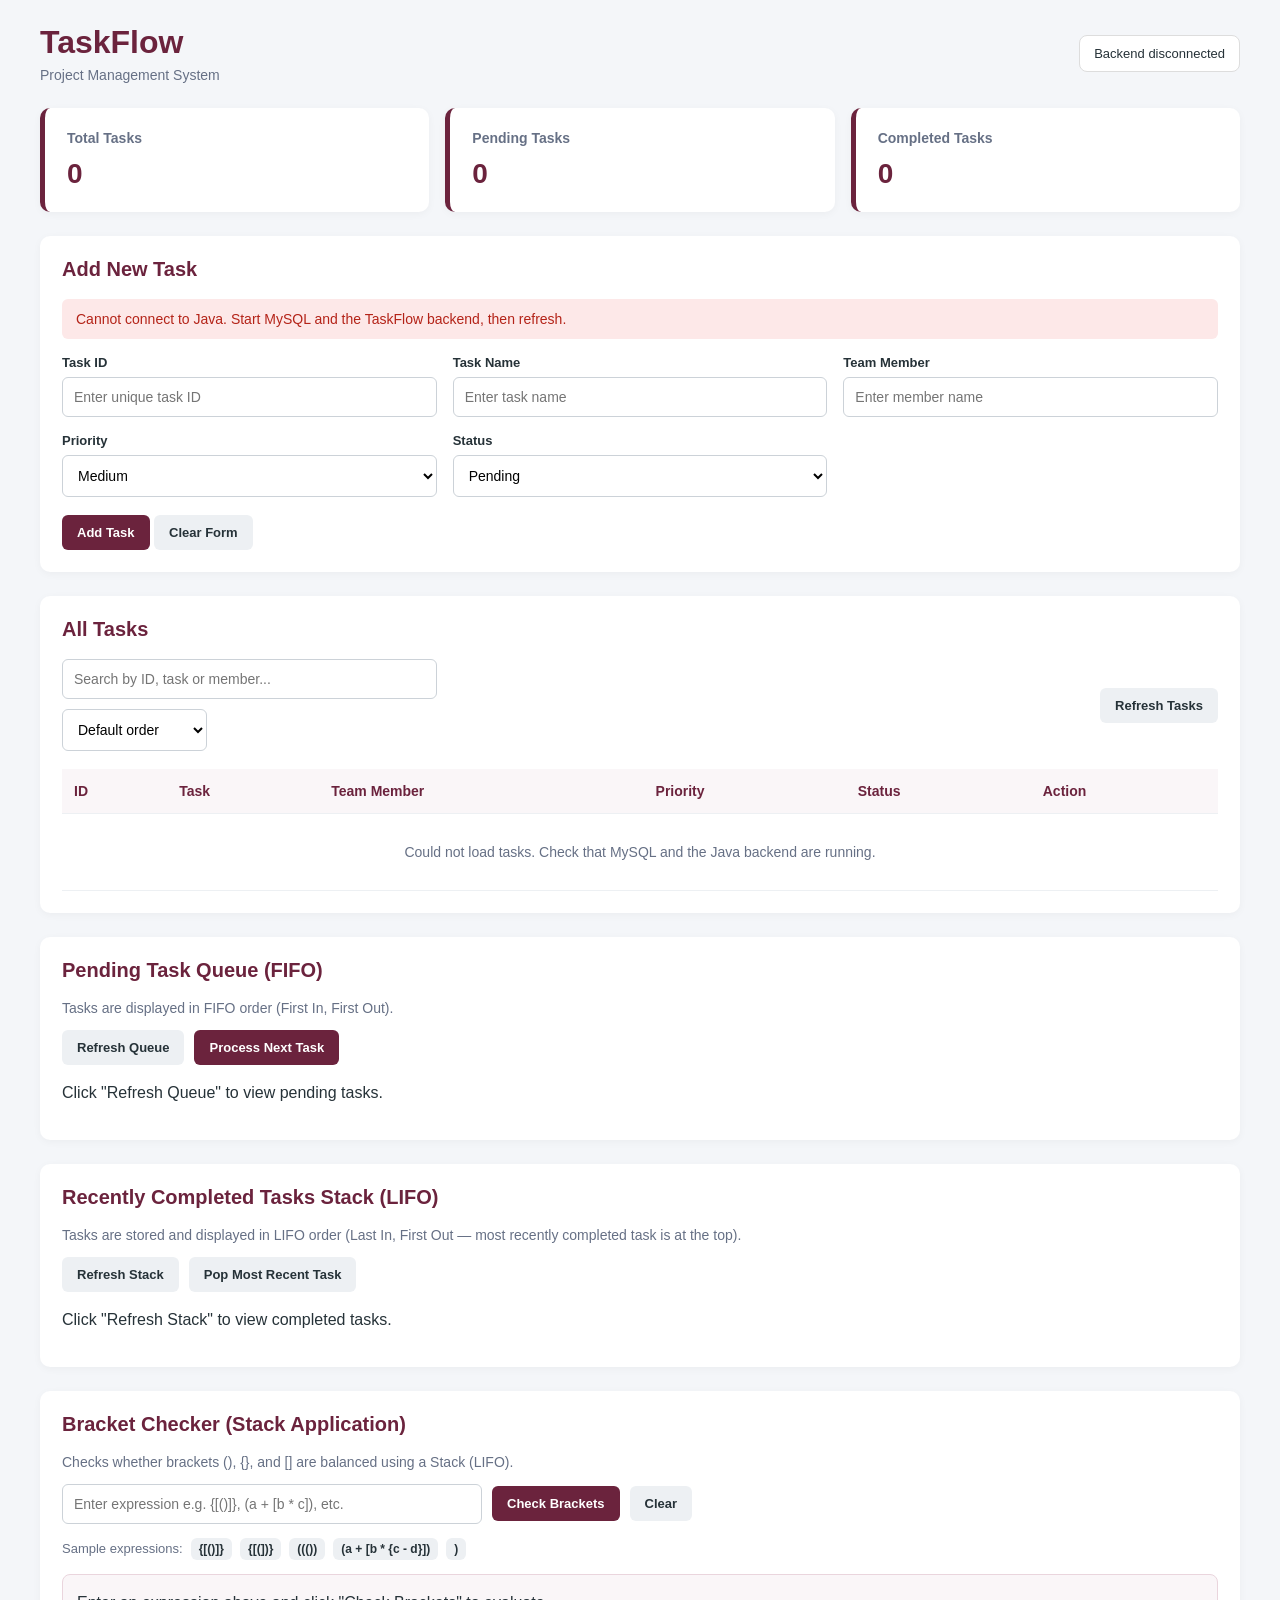
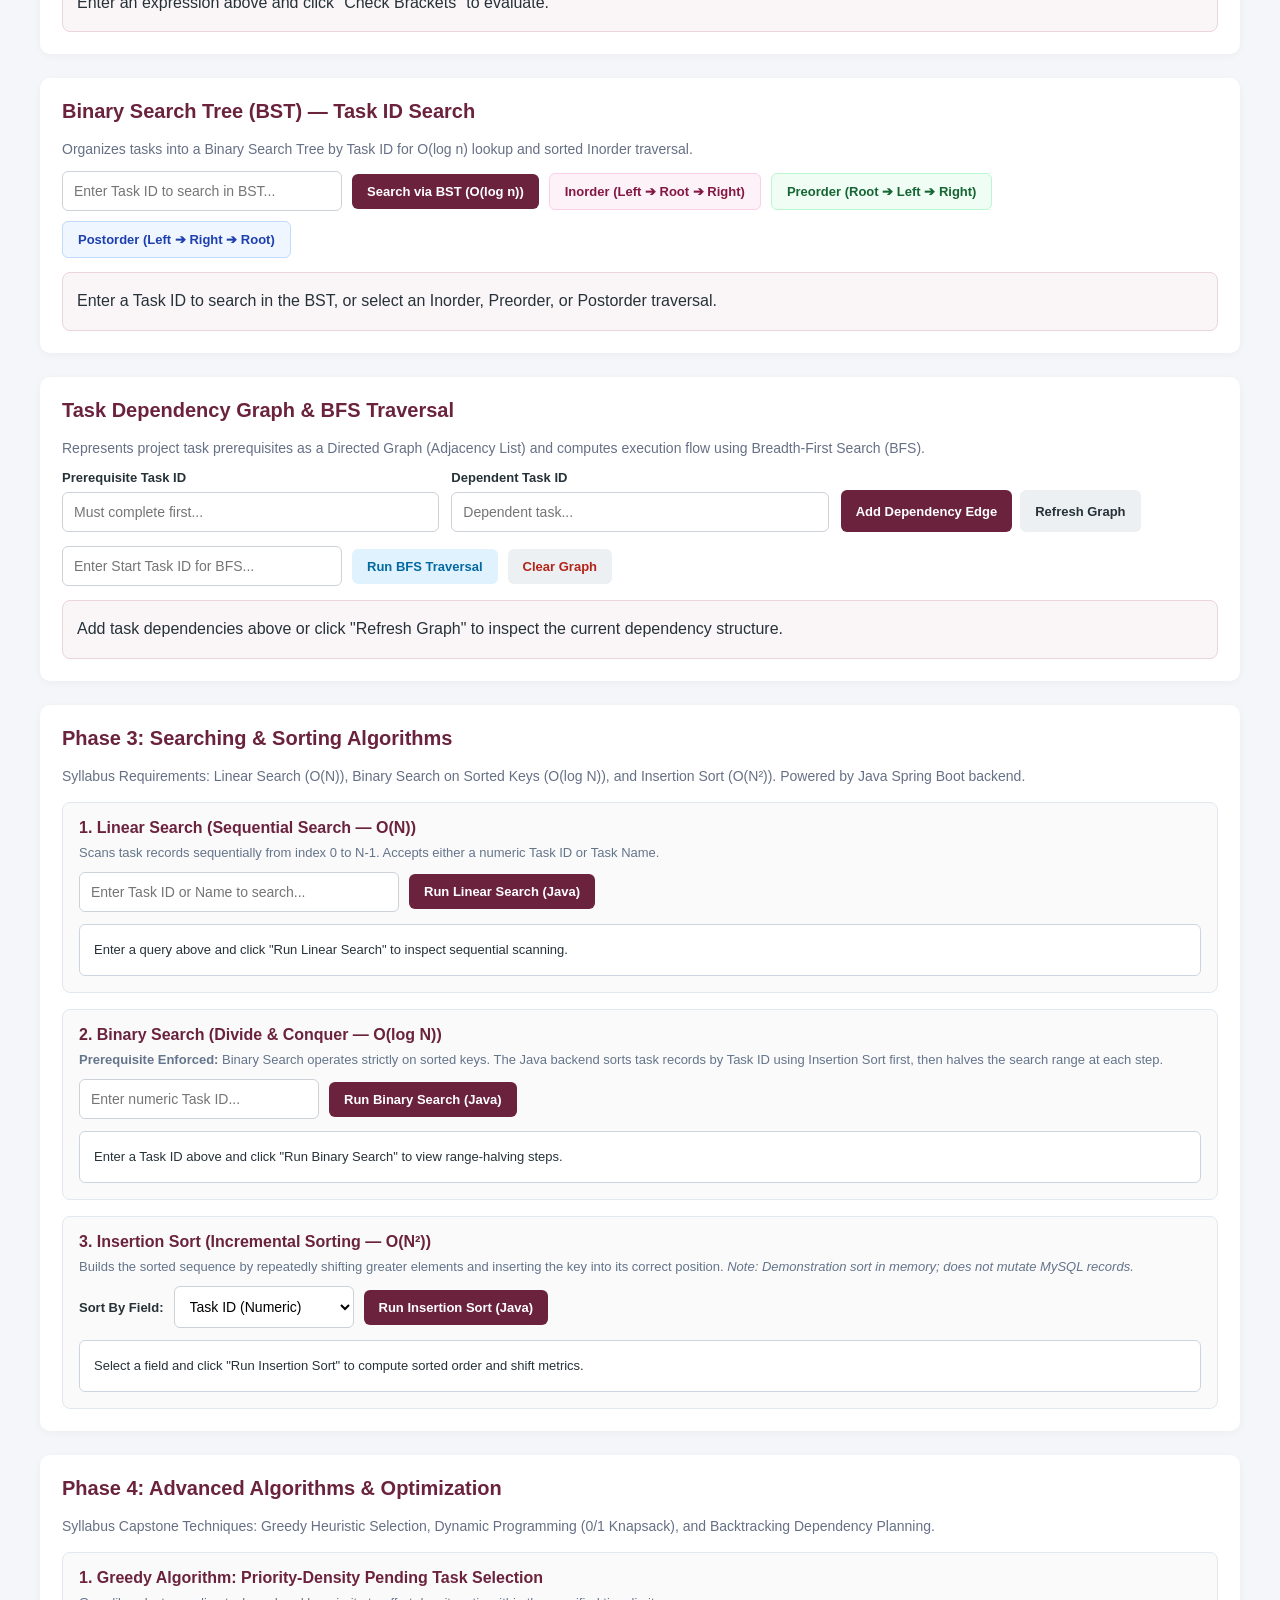
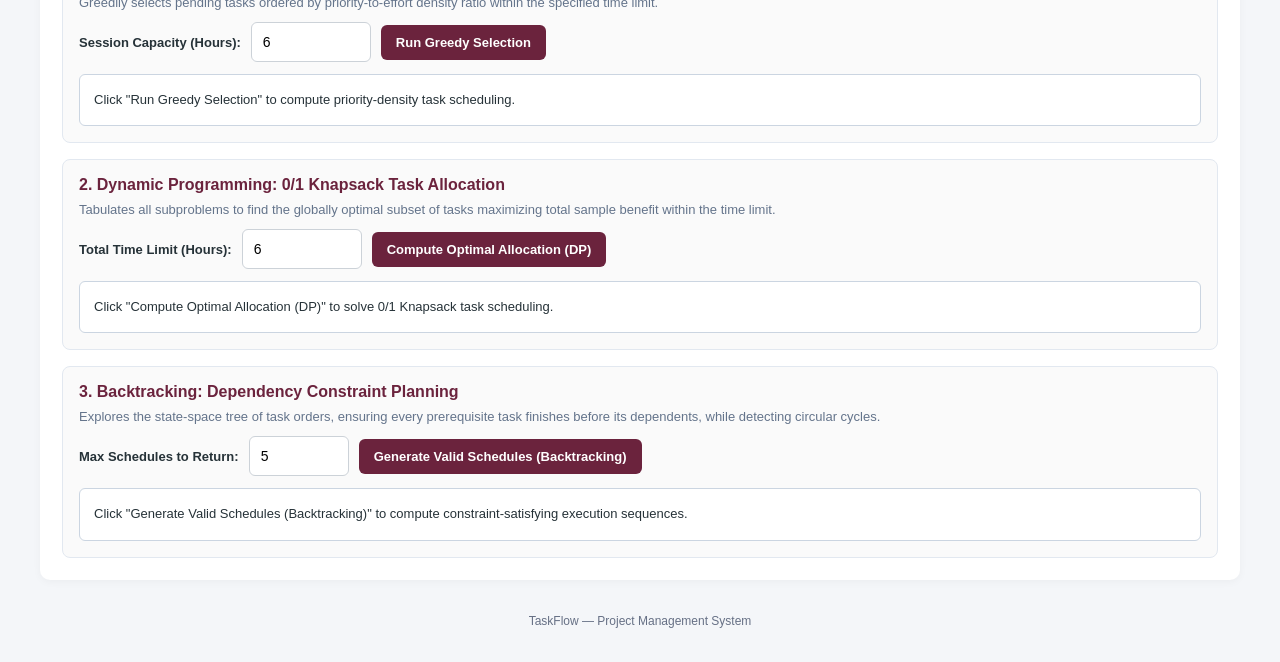
<file: src/frontend/index_phase_b_backup.html>
<!DOCTYPE html>
<html lang="en">
<head>
    <meta charset="UTF-8">
    <meta name="viewport" content="width=device-width, initial-scale=1.0">
    <title>TaskFlow - Project Management System</title>

    <style>
        * {
            box-sizing: border-box;
            margin: 0;
            padding: 0;
            font-family: Arial, sans-serif;
        }

        body {
            background: #f4f6f9;
            color: #263238;
            padding: 24px;
        }

        .container {
            max-width: 1200px;
            margin: auto;
        }

        header {
            display: flex;
            justify-content: space-between;
            align-items: center;
            flex-wrap: wrap;
            gap: 12px;
            margin-bottom: 25px;
        }

        h1 {
            color: #6b233d;
            margin-bottom: 6px;
        }

        .subtitle {
            color: #667085;
            font-size: 14px;
        }

        .connection {
            background: #fff;
            border-radius: 8px;
            padding: 10px 14px;
            font-size: 13px;
            border: 1px solid #ddd;
        }

        .dashboard {
            display: grid;
            grid-template-columns: repeat(3, minmax(0, 1fr));
            gap: 16px;
            margin-bottom: 24px;
        }

        .stat-card {
            background: white;
            padding: 22px;
            border-radius: 10px;
            border-left: 5px solid #6b233d;
            box-shadow: 0 2px 8px #0000000a;
        }

        .stat-card h3 {
            font-size: 14px;
            color: #667085;
            margin-bottom: 12px;
        }

        .stat-card p {
            font-size: 28px;
            font-weight: bold;
            color: #6b233d;
        }

        .panel {
            background: white;
            border-radius: 10px;
            padding: 22px;
            margin-bottom: 24px;
            box-shadow: 0 2px 8px #0000000a;
        }

        .panel h2 {
            color: #6b233d;
            margin-bottom: 18px;
            font-size: 20px;
        }

        .form-grid {
            display: grid;
            grid-template-columns: repeat(3, minmax(0, 1fr));
            gap: 16px;
        }

        .field {
            display: flex;
            flex-direction: column;
            gap: 7px;
        }

        label {
            font-size: 13px;
            font-weight: bold;
        }

        input, select {
            width: 100%;
            padding: 11px;
            border: 1px solid #ccd2d8;
            border-radius: 6px;
            font-size: 14px;
            background: white;
        }

        input:focus, select:focus {
            outline: 2px solid #ead5dd;
            border-color: #6b233d;
        }

        .form-actions {
            margin-top: 18px;
        }

        button {
            border: none;
            border-radius: 6px;
            padding: 10px 15px;
            font-size: 13px;
            font-weight: bold;
            cursor: pointer;
            transition: opacity 0.2s;
        }

        button:hover {
            opacity: 0.86;
        }

        .primary {
            background: #6b233d;
            color: white;
        }

        .secondary {
            background: #edf0f3;
            color: #263238;
        }

        .danger {
            background: #fde8e8;
            color: #b42318;
        }

        .toolbar {
            display: flex;
            justify-content: space-between;
            align-items: center;
            flex-wrap: wrap;
            gap: 12px;
            margin-bottom: 18px;
        }

        .toolbar-left, .toolbar-right {
            display: flex;
            gap: 10px;
            flex-wrap: wrap;
        }

        .toolbar input {
            min-width: 220px;
        }

        .toolbar select {
            width: auto;
            min-width: 145px;
        }

        .table-wrap {
            width: 100%;
            overflow-x: auto;
        }

        table {
            width: 100%;
            border-collapse: collapse;
            min-width: 650px;
        }

        th, td {
            padding: 14px 12px;
            text-align: left;
            border-bottom: 1px solid #edf0f3;
            font-size: 14px;
        }

        th {
            color: #6b233d;
            background: #faf6f8;
        }

        tr:hover td {
            background: #fcfafb;
        }

        .badge {
            display: inline-block;
            border-radius: 20px;
            padding: 5px 10px;
            font-size: 12px;
            font-weight: bold;
        }

        .pending {
            background: #fff2cc;
            color: #8a6100;
        }

        .completed {
            background: #d9f5e5;
            color: #137547;
        }

        .in-progress {
            background: #dbeafe;
            color: #1d4ed8;
        }

        .priority-high {
            color: #b42318;
            font-weight: bold;
        }

        .priority-medium {
            color: #a15c00;
            font-weight: bold;
        }

        .priority-low {
            color: #137547;
            font-weight: bold;
        }

        .message {
            display: none;
            padding: 12px 14px;
            border-radius: 6px;
            margin-bottom: 16px;
            font-size: 14px;
        }

        .message.success {
            display: block;
            background: #d9f5e5;
            color: #137547;
        }

        .message.error {
            display: block;
            background: #fde8e8;
            color: #b42318;
        }

        .empty {
            text-align: center;
            padding: 30px;
            color: #667085;
        }

        footer {
            text-align: center;
            color: #667085;
            font-size: 12px;
            padding: 10px;
        }

        @media (max-width: 750px) {
            body {
                padding: 14px;
            }

            .dashboard {
                grid-template-columns: 1fr;
            }

            .form-grid {
                grid-template-columns: 1fr;
            }

            .panel {
                padding: 16px;
            }

            .toolbar input {
                min-width: 0;
            }
        }
    </style>
</head>

<body>
<div class="container">

    <header>
        <div>
            <h1>TaskFlow</h1>
            <p class="subtitle">Project Management System</p>
        </div>
        <div class="connection" id="connectionStatus">
            Connecting to Java backend...
        </div>
    </header>

    <section class="dashboard">
        <div class="stat-card">
            <h3>Total Tasks</h3>
            <p id="totalCount">0</p>
        </div>

        <div class="stat-card">
            <h3>Pending Tasks</h3>
            <p id="pendingCount">0</p>
        </div>

        <div class="stat-card">
            <h3>Completed Tasks</h3>
            <p id="completedCount">0</p>
        </div>
    </section>

    <section class="panel">
        <h2>Add New Task</h2>

        <div id="message" class="message" role="status"></div>

        <form id="taskForm">
            <div class="form-grid">
                <div class="field">
                    <label for="taskId">Task ID</label>
                    <input
                        type="number"
                        id="taskId"
                        min="1"
                        step="1"
                        placeholder="Enter unique task ID"
                        required
                    >
                </div>

                <div class="field">
                    <label for="taskName">Task Name</label>
                    <input
                        type="text"
                        id="taskName"
                        placeholder="Enter task name"
                        required
                    >
                </div>

                <div class="field">
                    <label for="teamMember">Team Member</label>
                    <input
                        type="text"
                        id="teamMember"
                        placeholder="Enter member name"
                        required
                    >
                </div>

                <div class="field">
                    <label for="priority">Priority</label>
                    <select id="priority" required>
                        <option value="Low">Low</option>
                        <option value="Medium" selected>Medium</option>
                        <option value="High">High</option>
                    </select>
                </div>

                <div class="field">
                    <label for="status">Status</label>
                    <select id="status" required>
                        <option value="Pending" selected>Pending</option>
                        <option value="In Progress">In Progress</option>
                        <option value="Completed">Completed</option>
                    </select>
                </div>
            </div>

            <div class="form-actions">
                <button type="submit" class="primary" id="addButton">
                    Add Task
                </button>
                <button type="reset" class="secondary">
                    Clear Form
                </button>
            </div>
        </form>
    </section>

    <section class="panel">
        <h2>All Tasks</h2>

        <div class="toolbar">
            <div class="toolbar-left">
                <input
                    type="search"
                    id="searchInput"
                    placeholder="Search by ID, task or member..."
                    aria-label="Search tasks"
                >

                <select id="sortSelect" aria-label="Sort tasks">
                    <option value="default">Default order</option>
                    <option value="id">Sort by ID</option>
                    <option value="name">Sort by name</option>
                    <option value="priority">Sort by priority</option>
                </select>
            </div>

            <div class="toolbar-right">
                <button type="button" class="secondary" id="refreshButton">
                    Refresh Tasks
                </button>
            </div>
        </div>

        <div class="table-wrap">
            <table>
                <thead>
                    <tr>
                        <th>ID</th>
                        <th>Task</th>
                        <th>Team Member</th>
                        <th>Priority</th>
                        <th>Status</th>
                        <th>Action</th>
                    </tr>
                </thead>
                <tbody id="taskTableBody">
                    <tr>
                        <td colspan="6" class="empty">Loading tasks...</td>
                    </tr>
                </tbody>
            </table>
        </div>
    </section>

    <!-- Pending Task Queue (FIFO) -->
    <section class="panel" id="pendingQueueSection">
        <h2>Pending Task Queue (FIFO)</h2>
        <p style="color: #667085; font-size: 14px; margin-bottom: 14px;">
            Tasks are displayed in FIFO order (First In, First Out).
        </p>

        <div style="display: flex; gap: 10px; margin-bottom: 14px; flex-wrap: wrap;">
            <button type="button" class="secondary" onclick="loadPendingQueue()">
                Refresh Queue
            </button>
            <button type="button" class="primary" onclick="processNextTask()">
                Process Next Task
            </button>
        </div>

        <div id="pendingQueueList" style="line-height: 1.8;">
            Click "Refresh Queue" to view pending tasks.
        </div>

        <p id="queueMessage" style="margin-top: 10px; font-weight: bold;"></p>
    </section>

    <!-- Recently Completed Tasks Stack (LIFO) -->
    <section class="panel" id="completedStackSection">
        <h2>Recently Completed Tasks Stack (LIFO)</h2>
        <p style="color: #667085; font-size: 14px; margin-bottom: 14px;">
            Tasks are stored and displayed in LIFO order (Last In, First Out — most recently completed task is at the top).
        </p>

        <div style="display: flex; gap: 10px; margin-bottom: 14px; flex-wrap: wrap;">
            <button type="button" class="secondary" onclick="loadCompletedStack()">
                Refresh Stack
            </button>
            <button type="button" class="secondary" onclick="popCompletedTask()">
                Pop Most Recent Task
            </button>
        </div>

        <div id="completedStackList" style="line-height: 1.8;">
            Click "Refresh Stack" to view completed tasks.
        </div>

        <p id="stackMessage" style="margin-top: 10px; font-weight: bold;"></p>
    </section>

    <!-- Step 4: Bracket Checker using a Stack -->
    <section class="panel" id="bracketCheckerSection">
        <h2>Bracket Checker (Stack Application)</h2>
        <p style="color: #667085; font-size: 14px; margin-bottom: 14px;">
            Checks whether brackets <code>()</code>, <code>{}</code>, and <code>[]</code> are balanced using a Stack (LIFO).
        </p>

        <div style="display: flex; gap: 10px; margin-bottom: 14px; flex-wrap: wrap; align-items: center;">
            <input
                type="text"
                id="bracketInput"
                placeholder="Enter expression e.g. {[()]}, (a + [b * c]), etc."
                style="max-width: 420px;"
                onkeydown="if(event.key === 'Enter') checkBrackets();"
            >
            <button type="button" class="primary" id="checkBracketsBtn" onclick="checkBrackets()">
                Check Brackets
            </button>
            <button type="button" class="secondary" onclick="clearBracketChecker()">
                Clear
            </button>
        </div>

        <div style="margin-bottom: 14px; font-size: 13px; color: #667085; display: flex; gap: 8px; align-items: center; flex-wrap: wrap;">
            <span>Sample expressions:</span>
            <button type="button" class="secondary" style="padding: 4px 8px; font-size: 12px;" onclick="setBracketSample('{[()]}')">{[()]}</button>
            <button type="button" class="secondary" style="padding: 4px 8px; font-size: 12px;" onclick="setBracketSample('{[(])}')">{[(])}</button>
            <button type="button" class="secondary" style="padding: 4px 8px; font-size: 12px;" onclick="setBracketSample('((())')">((())</button>
            <button type="button" class="secondary" style="padding: 4px 8px; font-size: 12px;" onclick="setBracketSample('(a + [b * {c - d}])')">(a + [b * {c - d}])</button>
            <button type="button" class="secondary" style="padding: 4px 8px; font-size: 12px;" onclick="setBracketSample(')(')">)</button>
        </div>

        <div id="bracketResult" style="line-height: 1.8; background: #faf6f8; border: 1px solid #ead5dd; border-radius: 8px; padding: 14px;">
            Enter an expression above and click "Check Brackets" to evaluate.
        </div>
    </section>

    <!-- Binary Search Tree (BST) Task Search & Traversal -->
    <section class="panel" id="bstSection">
        <h2>Binary Search Tree (BST) — Task ID Search</h2>
        <p style="color: #667085; font-size: 14px; margin-bottom: 14px;">
            Organizes tasks into a Binary Search Tree by Task ID for O(log n) lookup and sorted Inorder traversal.
        </p>

        <div style="display: flex; gap: 10px; margin-bottom: 14px; flex-wrap: wrap; align-items: center;">
            <input
                type="number"
                id="bstSearchInput"
                placeholder="Enter Task ID to search in BST..."
                style="max-width: 280px;"
                min="1"
            >
            <button type="button" class="primary" onclick="searchBST()">
                Search via BST (O(log n))
            </button>
            <button type="button" class="secondary" onclick="loadBSTInorder()" style="background: #fdf2f8; color: #831843; border: 1px solid #fbcfe8;">
                Inorder (Left ➔ Root ➔ Right)
            </button>
            <button type="button" class="secondary" onclick="loadBSTPreorder()" style="background: #f0fdf4; color: #166534; border: 1px solid #bbf7d0;">
                Preorder (Root ➔ Left ➔ Right)
            </button>
            <button type="button" class="secondary" onclick="loadBSTPostorder()" style="background: #eff6ff; color: #1e40af; border: 1px solid #bfdbfe;">
                Postorder (Left ➔ Right ➔ Root)
            </button>
        </div>

        <div id="bstResult" style="line-height: 1.8; background: #faf6f8; border: 1px solid #ead5dd; border-radius: 8px; padding: 14px;">
            Enter a Task ID to search in the BST, or select an Inorder, Preorder, or Postorder traversal.
        </div>
    </section>

    <!-- Task Dependency Graph & BFS Traversal -->
    <section class="panel" id="graphSection">
        <h2>Task Dependency Graph & BFS Traversal</h2>
        <p style="color: #667085; font-size: 14px; margin-bottom: 14px;">
            Represents project task prerequisites as a Directed Graph (Adjacency List) and computes execution flow using Breadth-First Search (BFS).
        </p>

        <div style="display: grid; grid-template-columns: repeat(auto-fit, minmax(220px, 1fr)); gap: 12px; margin-bottom: 14px; align-items: end;">
            <div class="field">
                <label for="graphFromId">Prerequisite Task ID</label>
                <input
                    type="number"
                    id="graphFromId"
                    placeholder="Must complete first..."
                    min="1"
                >
            </div>

            <div class="field">
                <label for="graphToId">Dependent Task ID</label>
                <input
                    type="number"
                    id="graphToId"
                    placeholder="Dependent task..."
                    min="1"
                >
            </div>

            <div style="display: flex; gap: 8px;">
                <button type="button" class="primary" onclick="addGraphDependency()" style="height: 42px;">
                    Add Dependency Edge
                </button>
                <button type="button" class="secondary" onclick="loadGraphDependencies()" style="height: 42px;">
                    Refresh Graph
                </button>
            </div>
        </div>

        <div style="display: flex; gap: 10px; margin-bottom: 14px; flex-wrap: wrap; align-items: center;">
            <input
                type="number"
                id="bfsStartId"
                placeholder="Enter Start Task ID for BFS..."
                style="max-width: 280px;"
                min="1"
            >
            <button type="button" class="secondary" onclick="runBFSTraversal()" style="background: #e0f2fe; color: #0369a1;">
                Run BFS Traversal
            </button>
            <button type="button" class="secondary" onclick="clearGraphDependencies()" style="color: #b42318;">
                Clear Graph
            </button>
        </div>

        <div id="graphResult" style="line-height: 1.8; background: #faf6f8; border: 1px solid #ead5dd; border-radius: 8px; padding: 14px;">
            Add task dependencies above or click "Refresh Graph" to inspect the current dependency structure.
        </div>
    </section>

    <!-- Phase 3: Searching & Sorting Algorithms -->
    <section class="panel" id="phase3Section">
        <h2>Phase 3: Searching &amp; Sorting Algorithms</h2>
        <p style="color: #667085; font-size: 14px; margin-bottom: 18px;">
            Syllabus Requirements: Linear Search (O(N)), Binary Search on Sorted Keys (O(log N)), and Insertion Sort (O(N²)). Powered by Java Spring Boot backend.
        </p>

        <!-- 1. Linear Search Sub-panel -->
        <div style="border: 1px solid #e2e8f0; border-radius: 8px; padding: 16px; margin-bottom: 16px; background: #fafafa;">
            <h3 style="color: #6b233d; font-size: 16px; margin-bottom: 8px;">
                1. Linear Search (Sequential Search — O(N))
            </h3>
            <p style="color: #64748b; font-size: 13px; margin-bottom: 12px;">
                Scans task records sequentially from index 0 to N-1. Accepts either a numeric Task ID or Task Name.
            </p>
            <div style="display: flex; gap: 10px; margin-bottom: 12px; flex-wrap: wrap; align-items: center;">
                <input
                    type="text"
                    id="linearSearchInput"
                    placeholder="Enter Task ID or Name to search..."
                    style="max-width: 320px;"
                    onkeydown="if(event.key === 'Enter') runLinearSearch();"
                >
                <button type="button" class="primary" onclick="runLinearSearch()">
                    Run Linear Search (Java)
                </button>
            </div>
            <div id="linearSearchResult" style="line-height: 1.7; background: #ffffff; border: 1px solid #cbd5e1; border-radius: 6px; padding: 14px; font-size: 13px;">
                Enter a query above and click "Run Linear Search" to inspect sequential scanning.
            </div>
        </div>

        <!-- 2. Binary Search Sub-panel -->
        <div style="border: 1px solid #e2e8f0; border-radius: 8px; padding: 16px; margin-bottom: 16px; background: #fafafa;">
            <h3 style="color: #6b233d; font-size: 16px; margin-bottom: 8px;">
                2. Binary Search (Divide &amp; Conquer — O(log N))
            </h3>
            <p style="color: #64748b; font-size: 13px; margin-bottom: 12px;">
                <strong>Prerequisite Enforced:</strong> Binary Search operates strictly on sorted keys. The Java backend sorts task records by Task ID using Insertion Sort first, then halves the search range at each step.
            </p>
            <div style="display: flex; gap: 10px; margin-bottom: 12px; flex-wrap: wrap; align-items: center;">
                <input
                    type="number"
                    id="binarySearchInput"
                    placeholder="Enter numeric Task ID..."
                    style="max-width: 240px;"
                    min="1"
                    onkeydown="if(event.key === 'Enter') runBinarySearch();"
                >
                <button type="button" class="primary" onclick="runBinarySearch()">
                    Run Binary Search (Java)
                </button>
            </div>
            <div id="binarySearchResult" style="line-height: 1.7; background: #ffffff; border: 1px solid #cbd5e1; border-radius: 6px; padding: 14px; font-size: 13px;">
                Enter a Task ID above and click "Run Binary Search" to view range-halving steps.
            </div>
        </div>

        <!-- 3. Insertion Sort Sub-panel -->
        <div style="border: 1px solid #e2e8f0; border-radius: 8px; padding: 16px; background: #fafafa;">
            <h3 style="color: #6b233d; font-size: 16px; margin-bottom: 8px;">
                3. Insertion Sort (Incremental Sorting — O(N²))
            </h3>
            <p style="color: #64748b; font-size: 13px; margin-bottom: 12px;">
                Builds the sorted sequence by repeatedly shifting greater elements and inserting the key into its correct position. <em>Note: Demonstration sort in memory; does not mutate MySQL records.</em>
            </p>
            <div style="display: flex; gap: 10px; margin-bottom: 12px; flex-wrap: wrap; align-items: center;">
                <label for="insertionSortField" style="font-size: 13px; font-weight: bold;">Sort By Field:</label>
                <select id="insertionSortField" style="max-width: 180px;">
                    <option value="id" selected>Task ID (Numeric)</option>
                    <option value="name">Task Name (A-Z)</option>
                    <option value="priority">Priority (High -> Med -> Low)</option>
                </select>
                <button type="button" class="primary" onclick="runInsertionSort()">
                    Run Insertion Sort (Java)
                </button>
            </div>
            <div id="insertionSortResult" style="line-height: 1.7; background: #ffffff; border: 1px solid #cbd5e1; border-radius: 6px; padding: 14px; font-size: 13px;">
                Select a field and click "Run Insertion Sort" to compute sorted order and shift metrics.
            </div>
        </div>
    </section>

    <!-- Phase 4: Advanced Algorithms & Optimization -->
    <section class="panel" id="phase4Section">
        <h2>Phase 4: Advanced Algorithms &amp; Optimization</h2>
        <p style="color: #667085; font-size: 14px; margin-bottom: 18px;">
            Syllabus Capstone Techniques: Greedy Heuristic Selection, Dynamic Programming (0/1 Knapsack), and Backtracking Dependency Planning.
        </p>

        <!-- 1. Greedy Algorithm Panel -->
        <div style="border: 1px solid #e2e8f0; border-radius: 8px; padding: 16px; margin-bottom: 16px; background: #fafafa;">
            <h3 style="color: #6b233d; font-size: 16px; margin-bottom: 8px;">
                1. Greedy Algorithm: Priority-Density Pending Task Selection
            </h3>
            <p style="color: #64748b; font-size: 13px; margin-bottom: 12px;">
                Greedily selects pending tasks ordered by priority-to-effort density ratio within the specified time limit.
            </p>
            <div style="display: flex; gap: 10px; margin-bottom: 12px; flex-wrap: wrap; align-items: center;">
                <label for="greedyTimeLimit" style="font-size: 13px; font-weight: bold;">Session Capacity (Hours):</label>
                <input type="number" id="greedyTimeLimit" value="6" min="1" max="100" style="max-width: 120px;">
                <button type="button" class="primary" onclick="runGreedySchedule()">
                    Run Greedy Selection
                </button>
            </div>
            <div id="greedyResult" style="line-height: 1.7; background: #ffffff; border: 1px solid #cbd5e1; border-radius: 6px; padding: 14px; font-size: 13px;">
                Click "Run Greedy Selection" to compute priority-density task scheduling.
            </div>
        </div>

        <!-- 2. Dynamic Programming Panel -->
        <div style="border: 1px solid #e2e8f0; border-radius: 8px; padding: 16px; margin-bottom: 16px; background: #fafafa;">
            <h3 style="color: #6b233d; font-size: 16px; margin-bottom: 8px;">
                2. Dynamic Programming: 0/1 Knapsack Task Allocation
            </h3>
            <p style="color: #64748b; font-size: 13px; margin-bottom: 12px;">
                Tabulates all subproblems to find the globally optimal subset of tasks maximizing total sample benefit within the time limit.
            </p>
            <div style="display: flex; gap: 10px; margin-bottom: 12px; flex-wrap: wrap; align-items: center;">
                <label for="dpTimeLimit" style="font-size: 13px; font-weight: bold;">Total Time Limit (Hours):</label>
                <input type="number" id="dpTimeLimit" value="6" min="1" max="100" style="max-width: 120px;">
                <button type="button" class="primary" onclick="runDPAllocation()">
                    Compute Optimal Allocation (DP)
                </button>
            </div>
            <div id="dpResult" style="line-height: 1.7; background: #ffffff; border: 1px solid #cbd5e1; border-radius: 6px; padding: 14px; font-size: 13px;">
                Click "Compute Optimal Allocation (DP)" to solve 0/1 Knapsack task scheduling.
            </div>
        </div>

        <!-- 3. Backtracking Panel -->
        <div style="border: 1px solid #e2e8f0; border-radius: 8px; padding: 16px; background: #fafafa;">
            <h3 style="color: #6b233d; font-size: 16px; margin-bottom: 8px;">
                3. Backtracking: Dependency Constraint Planning
            </h3>
            <p style="color: #64748b; font-size: 13px; margin-bottom: 12px;">
                Explores the state-space tree of task orders, ensuring every prerequisite task finishes before its dependents, while detecting circular cycles.
            </p>
            <div style="display: flex; gap: 10px; margin-bottom: 12px; flex-wrap: wrap; align-items: center;">
                <label for="backtrackingLimit" style="font-size: 13px; font-weight: bold;">Max Schedules to Return:</label>
                <input type="number" id="backtrackingLimit" value="5" min="1" max="50" style="max-width: 100px;">
                <button type="button" class="primary" onclick="runBacktrackingSchedules()">
                    Generate Valid Schedules (Backtracking)
                </button>
            </div>
            <div id="backtrackingResult" style="line-height: 1.7; background: #ffffff; border: 1px solid #cbd5e1; border-radius: 6px; padding: 14px; font-size: 13px;">
                Click "Generate Valid Schedules (Backtracking)" to compute constraint-satisfying execution sequences.
            </div>
        </div>
    </section>

    <footer>
        TaskFlow — Project Management System
    </footer>

</div>


<script>
    const API = "http://localhost:8085/api/tasks";

    let tasks = [];

    const taskForm = document.getElementById("taskForm");
    const taskTableBody = document.getElementById("taskTableBody");
    const connectionStatus = document.getElementById("connectionStatus");
    const messageBox = document.getElementById("message");
    const searchInput = document.getElementById("searchInput");
    const sortSelect = document.getElementById("sortSelect");
    const refreshButton = document.getElementById("refreshButton");
    const addButton = document.getElementById("addButton");

    function showMessage(message, type) {
        messageBox.textContent = message;
        messageBox.className = "message " + type;

        window.setTimeout(() => {
            messageBox.className = "message";
            messageBox.textContent = "";
        }, 4000);
    }

    function escapeHtml(value) {
        return String(value ?? "").replace(/[&<>"']/g, character => {
            const replacements = {
                "&": "&amp;",
                "<": "&lt;",
                ">": "&gt;",
                '"': "&quot;",
                "'": "&#39;"
            };

            return replacements[character];
        });
    }

    async function loadTasks(showError = true) {
        connectionStatus.textContent = "Connecting to Java backend...";

        try {
            const response = await fetch(API);

            if (!response.ok) {
                throw new Error("Backend returned HTTP " + response.status);
            }

            const data = await response.json();

            if (!Array.isArray(data)) {
                throw new Error("Unexpected response from backend.");
            }

            tasks = data;

            connectionStatus.textContent = "Connected to Java + MySQL (Port 8085)";
            renderTasks();
            try { await loadPendingQueue(false); } catch (e) { console.warn("Queue load warning:", e); }
            try { await loadCompletedStack(); } catch (e) { console.warn("Stack load warning:", e); }
            try { await loadGraphDependencies(); } catch (e) { console.warn("Graph load warning:", e); }

        } catch (error) {
            connectionStatus.textContent = "Backend disconnected";

            if (showError) {
                showMessage(
                    "Cannot connect to Java. Start MySQL and the TaskFlow backend, then refresh.",
                    "error"
                );
            }

            taskTableBody.innerHTML = `
                <tr>
                    <td colspan="6" class="empty">
                        Could not load tasks. Check that MySQL and the Java backend are running.
                    </td>
                </tr>
            `;

            updateStats([]);
        }
    }

    function updateStats(data) {
        document.getElementById("totalCount").textContent = data.length;

        document.getElementById("pendingCount").textContent =
            data.filter(task =>
                String(task.status).toLowerCase() === "pending"
            ).length;

        document.getElementById("completedCount").textContent =
            data.filter(task =>
                String(task.status).toLowerCase() === "completed"
            ).length;
    }

    function getStatusClass(status) {
        const value = String(status ?? "").toLowerCase();

        if (value === "completed") {
            return "completed";
        }

        if (value === "in progress") {
            return "in-progress";
        }

        return "pending";
    }

    function getPriorityClass(priority) {
        const value = String(priority ?? "").toLowerCase();

        if (value === "high") {
            return "priority-high";
        }

        if (value === "low") {
            return "priority-low";
        }

        return "priority-medium";
    }

    function renderTasks() {
        const query = searchInput.value.trim().toLowerCase();

        let displayedTasks = tasks.filter(task => {
            return (
                String(task.id ?? "").toLowerCase().includes(query) ||
                String(task.name ?? "").toLowerCase().includes(query) ||
                String(task.member ?? "").toLowerCase().includes(query)
            );
        });

        const sortBy = sortSelect.value;

        if (sortBy === "id") {
            displayedTasks.sort((a, b) => Number(a.id) - Number(b.id));
        } else if (sortBy === "name") {
            displayedTasks.sort((a, b) =>
                String(a.name ?? "").localeCompare(String(b.name ?? ""))
            );
        } else if (sortBy === "priority") {
            const priorityOrder = {
                High: 1,
                Medium: 2,
                Low: 3
            };

            displayedTasks.sort((a, b) =>
                (priorityOrder[a.priority] ?? 4) -
                (priorityOrder[b.priority] ?? 4)
            );
        }

        updateStats(tasks);

        if (displayedTasks.length === 0) {
            taskTableBody.innerHTML = `
                <tr>
                    <td colspan="6" class="empty">
                        ${tasks.length === 0
                            ? "No tasks added yet."
                            : "No tasks match your search."}
                    </td>
                </tr>
            `;
            return;
        }

        taskTableBody.innerHTML = displayedTasks.map(task => `
            <tr>
                <td>${escapeHtml(task.id)}</td>
                <td>${escapeHtml(task.name)}</td>
                <td>${escapeHtml(task.member)}</td>
                <td>
                    <span class="${getPriorityClass(task.priority)}">
                        ${escapeHtml(task.priority)}
                    </span>
                </td>
                <td>
                    <span class="badge ${getStatusClass(task.status)}">
                        ${escapeHtml(task.status)}
                    </span>
                </td>
                <td>
                    ${String(task.status).toLowerCase() === 'completed' ? '' : `
                    <button
                        type="button"
                        class="secondary complete-button"
                        style="background: #e8f5e9; color: #137547; margin-right: 6px;"
                        data-id="${escapeHtml(task.id)}"
                    >
                        Complete
                    </button>`}
                    <button
                        type="button"
                        class="danger delete-button"
                        data-id="${escapeHtml(task.id)}"
                    >
                        Delete
                    </button>
                </td>
            </tr>
        `).join("");
    }

    taskForm.addEventListener("submit", async event => {
        event.preventDefault();

        const id = document.getElementById("taskId").value.trim();
        const name = document.getElementById("taskName").value.trim();
        const member = document.getElementById("teamMember").value.trim();
        const priority = document.getElementById("priority").value;
        const status = document.getElementById("status").value;

        if (!id || !name || !member) {
            showMessage("Please fill in all required fields.", "error");
            return;
        }

        if (!Number.isInteger(Number(id)) || Number(id) < 1) {
            showMessage("Task ID must be a positive whole number.", "error");
            return;
        }

        const formData = new URLSearchParams();
        formData.append("id", id);
        formData.append("name", name);
        formData.append("member", member);
        formData.append("priority", priority);
        formData.append("status", status);

        addButton.disabled = true;
        addButton.textContent = "Adding...";

        try {
            const response = await fetch(API, {
                method: "POST",
                headers: {
                    "Content-Type": "application/x-www-form-urlencoded"
                },
                body: formData
            });

            if (!response.ok) {
                const errorText = await response.text();
                throw new Error(errorText || "Could not add task.");
            }

            await response.json();

            taskForm.reset();
            document.getElementById("priority").value = "Medium";
            document.getElementById("status").value = "Pending";

            await loadTasks(false);
            showMessage("Task added successfully!", "success");

        } catch (error) {
            showMessage(
                error.message || "Could not add task. Check the backend.",
                "error"
            );
        } finally {
            addButton.disabled = false;
            addButton.textContent = "Add Task";
        }
    });

    // Event delegation: handles Complete and Delete buttons for every displayed task.
    taskTableBody.addEventListener("click", async event => {
        const completeButton = event.target.closest(".complete-button");
        if (completeButton) {
            const id = completeButton.dataset.id;
            completeButton.disabled = true;
            completeButton.textContent = "Updating...";

            try {
                const response = await fetch(API + "/" + encodeURIComponent(id) + "/complete", {
                    method: "POST"
                });

                if (!response.ok) {
                    const errorText = await response.text();
                    throw new Error(errorText || "Could not complete task.");
                }

                await loadTasks(false);
                showMessage("Task ID " + id + " marked as Completed and pushed to Stack!", "success");
            } catch (error) {
                completeButton.disabled = false;
                completeButton.textContent = "Complete";
                showMessage(error.message || "Failed to complete task.", "error");
            }
            return;
        }

        const button = event.target.closest(".delete-button");

        if (!button) {
            return;
        }

        const id = button.dataset.id;

        if (!confirm("Are you sure you want to delete task ID " + id + "?")) {
            return;
        }

        button.disabled = true;
        button.textContent = "Deleting...";

        try {
            // Correct endpoint: the Java controller expects /api/tasks/{id}.
            const response = await fetch(
                API + "/" + encodeURIComponent(id),
                { method: "DELETE" }
            );

            let resultMessage = "Task deleted successfully!";
            const contentType = response.headers.get("content-type") || "";
            if (contentType.includes("application/json")) {
                const data = await response.json().catch(() => ({}));
                resultMessage = data.message || data.error || resultMessage;
            } else {
                const text = await response.text().catch(() => "");
                if (text && text.trim()) resultMessage = text.trim();
            }

            if (!response.ok) {
                throw new Error(resultMessage || ("Failed to delete task with HTTP " + response.status));
            }

            await loadTasks(false);
            showMessage(resultMessage, "success");

        } catch (error) {
            button.disabled = false;
            button.textContent = "Delete";

            showMessage(
                error.message || "Could not delete task. Check that backend is running on port 8085.",
                "error"
            );
        }
    });

    searchInput.addEventListener("input", renderTasks);
    sortSelect.addEventListener("change", renderTasks);

    refreshButton.addEventListener("click", async () => {
        if (refreshButton.disabled) {
            return;
        }

        refreshButton.disabled = true;
        refreshButton.textContent = "Refreshing...";

        searchInput.value = "";
        sortSelect.value = "default";

        try {
            await loadTasks(false);

            if (connectionStatus.textContent === "Connected to Java + MySQL") {
                showMessage("Tasks refreshed successfully!", "success");
            } else {
                showMessage("Failed to refresh tasks. Check that MySQL and the Java backend are running.", "error");
            }
        } catch (error) {
            showMessage(error.message || "Failed to refresh tasks. Check the backend.", "error");
        } finally {
            refreshButton.disabled = false;
            refreshButton.textContent = "Refresh Tasks";
        }
    });

    loadTasks();
    
async function loadPendingQueue(clearMessage = true) {
    const list = document.getElementById("pendingQueueList");
    const message = document.getElementById("queueMessage");

    if (clearMessage && message) {
        message.textContent = "";
    }

    try {
        const response = await fetch(API + "/queue");

        if (!response.ok) {
            throw new Error("Could not load the queue.");
        }

        const tasks = await response.json();
        list.replaceChildren();

        if (!Array.isArray(tasks) || tasks.length === 0) {
            list.textContent = "No pending tasks in the queue.";
            return;
        }

        tasks.forEach((task, index) => {
            const item = document.createElement("p");
            item.textContent =
                (index + 1) + ". " + task.name +
                " (ID: " + task.id + ")";
            list.appendChild(item);
        });
    } catch (error) {
        list.textContent = "Failed to load the queue.";
        if (message && clearMessage) {
            message.textContent = error.message;
        }
    }
}

async function processNextTask() {
    const message = document.getElementById("queueMessage");
    const list = document.getElementById("pendingQueueList");

    try {
        const response = await fetch(API + "/process-next", {
            method: "POST"
        });

        if (response.status === 404) {
            const err = await response.json().catch(() => ({}));
            const emptyMsg = err.message || err.error || "No pending tasks in the queue.";
            message.textContent = emptyMsg;
            if (list) {
                list.textContent = "No pending tasks in the queue.";
            }
            await loadTasks(false);
            return;
        }

        if (!response.ok) {
            const err = await response.json().catch(() => ({}));
            throw new Error(err.message || err.error || "Could not process the task.");
        }

        const task = await response.json();

        message.textContent =
            "Task processed: " + task.name +
            " — Status: " + task.status;

        await loadTasks(false);
        await loadPendingQueue(false);
    } catch (error) {
        message.textContent = error.message;
        await loadPendingQueue(false);
    }
}

async function loadCompletedStack(clearMessage = true) {
    const list = document.getElementById("completedStackList");
    const message = document.getElementById("stackMessage");

    if (clearMessage && message) {
        message.textContent = "";
    }

    try {
        const response = await fetch(API + "/stack");

        if (!response.ok) {
            throw new Error("Could not load the completed stack.");
        }

        const tasks = await response.json();
        list.replaceChildren();

        if (!Array.isArray(tasks) || tasks.length === 0) {
            list.textContent = "Stack is empty.";
            return;
        }

        tasks.forEach((task, index) => {
            const item = document.createElement("p");
            const isTop = index === 0;
            item.innerHTML = `<strong>${isTop ? '🔝 [TOP - Most Recent] ' : ''}#${index + 1}:</strong> ${escapeHtml(task.name)} (ID: ${escapeHtml(task.id)}) — <em>Assigned to: ${escapeHtml(task.member)}</em>`;
            list.appendChild(item);
        });
    } catch (error) {
        list.textContent = "Failed to load the completed stack.";
        if (message && clearMessage) {
            message.textContent = error.message;
        }
    }
}

async function popCompletedTask() {
    const message = document.getElementById("stackMessage");
    const list = document.getElementById("completedStackList");

    try {
        const response = await fetch(API + "/stack/pop", {
            method: "POST"
        });

        if (response.status === 404) {
            const err = await response.json().catch(() => ({}));
            const emptyMsg = err.message || err.error || "Stack is empty.";
            message.textContent = emptyMsg;
            if (list) {
                list.textContent = "Stack is empty.";
            }
            return;
        }

        if (!response.ok) {
            const err = await response.json().catch(() => ({}));
            throw new Error(err.message || err.error || "Could not pop from stack.");
        }

        const task = await response.json();
        message.textContent = "Popped from Stack: " + task.name + " (ID: " + task.id + ")";
        await loadCompletedStack(false);
    } catch (error) {
        message.textContent = error.message;
        await loadCompletedStack(false);
    }
}

function setBracketSample(sample) {
    document.getElementById("bracketInput").value = sample;
    checkBrackets();
}

function clearBracketChecker() {
    document.getElementById("bracketInput").value = "";
    document.getElementById("bracketResult").innerHTML = 'Enter an expression above and click "Check Brackets" to evaluate.';
}

function isBalancedLocally(expression) {
    const stack = [];
    for (const ch of expression) {
        if (ch === '(' || ch === '{' || ch === '[') {
            stack.push(ch);
        } else if (ch === ')' || ch === '}' || ch === ']') {
            if (stack.length === 0) return false;
            const open = stack.pop();
            if ((open === '(' && ch !== ')') ||
                (open === '{' && ch !== '}') ||
                (open === '[' && ch !== ']')) {
                return false;
            }
        }
    }
    return stack.length === 0;
}

function renderBracketResult(expression, isBalanced) {
    const resultBox = document.getElementById("bracketResult");
    const escapedExpr = escapeHtml(expression);

    if (isBalanced) {
        resultBox.innerHTML = `
            <div style="color: #137547; font-weight: bold; font-size: 15px; margin-bottom: 6px;">
                ✓ Result: Balanced
            </div>
            <div style="background: #ffffff; padding: 10px; border-radius: 6px; border: 1px solid #bbf7d0; color: #166534;">
                Expression <code>${escapedExpr}</code> has all brackets properly matched, ordered, and closed.
            </div>
        `;
    } else {
        resultBox.innerHTML = `
            <div style="color: #b42318; font-weight: bold; font-size: 15px; margin-bottom: 6px;">
                ✕ Result: Not Balanced (Unbalanced)
            </div>
            <div style="background: #ffffff; padding: 10px; border-radius: 6px; border: 1px solid #fecaca; color: #991b1b;">
                Expression <code>${escapedExpr}</code> contains mismatched, missing, or incorrectly ordered brackets.
            </div>
        `;
    }
}

async function checkBrackets() {
    const input = document.getElementById("bracketInput");
    const resultBox = document.getElementById("bracketResult");
    const expression = input.value;

    if (expression.trim() === "") {
        resultBox.innerHTML = '<span style="color: #b42318; font-weight: bold;">Please enter an expression to check.</span>';
        return;
    }

    resultBox.innerHTML = "Evaluating brackets with Stack...";

    try {
        const response = await fetch(API + "/brackets/check?expression=" + encodeURIComponent(expression));
        if (!response.ok) {
            throw new Error("Backend returned HTTP " + response.status);
        }
        const data = await response.json();
        renderBracketResult(expression, Boolean(data.balanced));
    } catch (error) {
        // Fallback to client-side Stack evaluation if backend is not reachable
        const localBalanced = isBalancedLocally(expression);
        renderBracketResult(expression, localBalanced);
    }
}

async function searchBST() {
    const input = document.getElementById("bstSearchInput");
    const resultBox = document.getElementById("bstResult");
    const id = input.value.trim();

    if (!id) {
        resultBox.innerHTML = '<span style="color: #b42318; font-weight: bold;">Please enter a valid numeric Task ID.</span>';
        return;
    }

    resultBox.innerHTML = "Searching BST...";

    try {
        const response = await fetch(API + "/bst/search?id=" + encodeURIComponent(id));
        if (!response.ok) {
            throw new Error("BST search failed with status " + response.status);
        }

        const data = await response.json();

        let pathHtml = "";
        if (Array.isArray(data.path) && data.path.length > 0) {
            pathHtml = `
                <div style="margin-top: 10px; font-size: 13px; color: #475467; background: #ffffff; padding: 10px; border-radius: 6px; border: 1px solid #ccd2d8;">
                    <strong>BST Traversal Path:</strong>
                    <ol style="margin-left: 20px; margin-top: 4px;">
                        ${data.path.map(step => `<li>${escapeHtml(step)}</li>`).join("")}
                    </ol>
                    <p style="margin-top: 6px;"><strong>Total Tree Comparisons:</strong> ${escapeHtml(data.comparisons)}</p>
                </div>
            `;
        }

        if (data.found && data.task) {
            resultBox.innerHTML = `
                <div style="color: #137547; font-weight: bold; margin-bottom: 6px;">
                    ✓ Task Found via BST!
                </div>
                <div>
                    <strong>ID:</strong> ${escapeHtml(data.task.id)} &nbsp;|&nbsp;
                    <strong>Task:</strong> ${escapeHtml(data.task.name)} &nbsp;|&nbsp;
                    <strong>Assigned To:</strong> ${escapeHtml(data.task.member)} &nbsp;|&nbsp;
                    <strong>Priority:</strong> <span class="${getPriorityClass(data.task.priority)}">${escapeHtml(data.task.priority)}</span> &nbsp;|&nbsp;
                    <strong>Status:</strong> <span class="badge ${getStatusClass(data.task.status)}">${escapeHtml(data.task.status)}</span>
                </div>
                ${pathHtml}
            `;
        } else {
            resultBox.innerHTML = `
                <div style="color: #b42318; font-weight: bold; margin-bottom: 6px;">
                    ✕ ${escapeHtml(data.message || "Task ID not found in BST.")}
                </div>
                ${pathHtml}
            `;
        }
    } catch (error) {
        resultBox.innerHTML = `<span style="color: #b42318;">Error searching BST: ${escapeHtml(error.message)}</span>`;
    }
}

async function loadBSTTraversal(endpoint, typeName, formula, description) {
    const resultBox = document.getElementById("bstResult");
    resultBox.innerHTML = `Computing BST ${escapeHtml(typeName)} traversal...`;

    try {
        const response = await fetch(API + "/bst/" + endpoint);
        if (!response.ok) {
            throw new Error(`Could not load ${typeName} traversal (HTTP ${response.status}).`);
        }

        const taskList = await response.json();
        if (!Array.isArray(taskList) || taskList.length === 0) {
            resultBox.innerHTML = `<span style="color: #667085;">No tasks available in database to construct BST.</span>`;
            return;
        }

        const idSequence = taskList.map(t => escapeHtml(t.id)).join(" ➔ ");
        resultBox.innerHTML = `
            <div style="color: #6b233d; font-weight: bold; margin-bottom: 6px; font-size: 15px;">
                🌳 BST ${escapeHtml(typeName)} Traversal (${escapeHtml(formula)}):
            </div>
            <p style="color: #475467; font-size: 13px; margin-bottom: 8px;">
                <strong>Syllabus Note:</strong> ${escapeHtml(description)}
            </p>
            <div style="background: #ffffff; padding: 10px; border-radius: 6px; border: 1px solid #ccd2d8; margin-bottom: 10px;">
                <strong>Visited Task ID Sequence:</strong> <span style="color: #6b233d; font-weight: bold;">${idSequence}</span>
            </div>
            <ul style="margin-left: 20px; font-size: 13px; color: #263238; line-height: 1.6;">
                ${taskList.map(t => `<li><strong>ID ${escapeHtml(t.id)}:</strong> ${escapeHtml(t.name)} (${escapeHtml(t.member)}) — Priority: <span class="${getPriorityClass(t.priority)}">${escapeHtml(t.priority)}</span> | Status: <span class="badge ${getStatusClass(t.status)}">${escapeHtml(t.status)}</span></li>`).join("")}
            </ul>
        `;
    } catch (error) {
        resultBox.innerHTML = `<span style="color: #b42318; font-weight: bold;">Error loading ${escapeHtml(typeName)}: ${escapeHtml(error.message)}</span>`;
    }
}

function loadBSTInorder() {
    loadBSTTraversal("inorder", "Inorder", "Left ➔ Root ➔ Right", "Visits the left subtree, then the root, then the right subtree. In a Binary Search Tree, Inorder traversal always produces Task IDs in ascending sorted order.");
}

function loadBSTPreorder() {
    loadBSTTraversal("preorder", "Preorder", "Root ➔ Left ➔ Right", "Visits the root node first, then recursively traverses the left subtree, followed by the right subtree. Used to clone or serialize the tree structure.");
}

function loadBSTPostorder() {
    loadBSTTraversal("postorder", "Postorder", "Left ➔ Right ➔ Root", "Recursively visits all left and right subtrees before visiting the parent root node. Frequently used in bottom-up cleanup and dependency evaluation.");
}

async function addGraphDependency() {
    const fromId = document.getElementById("graphFromId").value.trim();
    const toId = document.getElementById("graphToId").value.trim();
    const resultBox = document.getElementById("graphResult");

    if (!fromId || !toId) {
        resultBox.innerHTML = '<span style="color: #b42318; font-weight: bold;">Please specify both Prerequisite Task ID and Dependent Task ID.</span>';
        return;
    }

    if (fromId === toId) {
        resultBox.innerHTML = '<span style="color: #b42318; font-weight: bold;">A task cannot depend on itself (self-loops are not allowed).</span>';
        return;
    }

    try {
        const formData = new URLSearchParams();
        formData.append("fromId", fromId);
        formData.append("toId", toId);

        const response = await fetch(API + "/graph/dependency", {
            method: "POST",
            headers: { "Content-Type": "application/x-www-form-urlencoded" },
            body: formData
        });

        if (!response.ok) {
            const err = await response.json().catch(() => ({}));
            throw new Error(err.message || err.error || "Failed to add dependency.");
        }

        const data = await response.json();
        showMessage(data.message || "Dependency added successfully!", "success");
        document.getElementById("graphFromId").value = "";
        document.getElementById("graphToId").value = "";
        await loadGraphDependencies();
    } catch (error) {
        resultBox.innerHTML = `<span style="color: #b42318; font-weight: bold;">Error: ${escapeHtml(error.message)}</span>`;
    }
}

async function loadGraphDependencies() {
    const resultBox = document.getElementById("graphResult");

    try {
        const response = await fetch(API + "/graph");
        if (!response.ok) {
            throw new Error("Could not fetch dependency graph.");
        }

        const graph = await response.json();
        const taskMap = new Map(tasks.map(t => [Number(t.id), t]));
        const entries = Object.entries(graph);

        if (entries.length === 0) {
            resultBox.innerHTML = '<em>No task dependencies configured yet. Connect tasks using "Add Dependency Edge".</em>';
            return;
        }

        let html = `
            <div style="color: #6b233d; font-weight: bold; margin-bottom: 8px;">
                🕸️ Task Dependency Adjacency List:
            </div>
            <ul style="margin-left: 20px; font-size: 13px; color: #263238;">
        `;

        for (const [taskId, dependents] of entries) {
            const task = taskMap.get(Number(taskId));
            const taskLabel = task ? `${escapeHtml(task.name)} (ID: ${taskId})` : `Task ${taskId}`;

            if (!dependents || dependents.length === 0) {
                html += `<li><strong>${taskLabel}</strong> ➔ <em>No downstream dependencies (End of flow)</em></li>`;
            } else {
                const depLabels = dependents.map(depId => {
                    const depTask = taskMap.get(Number(depId));
                    return depTask ? `${escapeHtml(depTask.name)} (ID: ${depId})` : `Task ${depId}`;
                }).join(", ");

                html += `<li><strong>${taskLabel}</strong> must be done BEFORE ➔ <span style="color: #1d4ed8; font-weight: bold;">${depLabels}</span></li>`;
            }
        }

        html += '</ul>';
        resultBox.innerHTML = html;
    } catch (error) {
        resultBox.innerHTML = `<span style="color: #b42318;">Error loading graph: ${escapeHtml(error.message)}</span>`;
    }
}

async function runBFSTraversal() {
    const startId = document.getElementById("bfsStartId").value.trim();
    const resultBox = document.getElementById("graphResult");

    if (!startId) {
        resultBox.innerHTML = '<span style="color: #b42318; font-weight: bold;">Please enter a Start Task ID for BFS.</span>';
        return;
    }

    try {
        const response = await fetch(API + "/graph/bfs?startId=" + encodeURIComponent(startId));
        if (!response.ok) {
            const err = await response.json().catch(() => ({}));
            throw new Error(err.message || "Failed to run BFS traversal.");
        }

        const data = await response.json();
        const bfsOrder = data.bfsOrder || [];
        const taskMap = new Map(tasks.map(t => [Number(t.id), t]));

        if (bfsOrder.length === 0) {
            resultBox.innerHTML = `<span style="color: #b42318;">Start Task ID ${escapeHtml(startId)} has no graph entries or does not exist.</span>`;
            return;
        }

        const flowString = bfsOrder.map(id => {
            const t = taskMap.get(Number(id));
            return t ? `${escapeHtml(t.name)} [ID:${id}]` : `Task ${id}`;
        }).join(" ➔ ");

        resultBox.innerHTML = `
            <div style="color: #1d4ed8; font-weight: bold; margin-bottom: 8px;">
                ⚡ BFS Execution Order (Starting from Task ${escapeHtml(startId)}):
            </div>
            <div style="background: #ffffff; padding: 12px; border-radius: 6px; border: 1px solid #ccd2d8; margin-bottom: 10px; font-weight: bold; color: #6b233d;">
                ${flowString}
            </div>
            <p style="font-size: 13px; color: #475467;">
                Total Tasks in Execution Path: <strong>${escapeHtml(data.count)}</strong>. Order computed level-by-level using Breadth-First Search (Queue-based).
            </p>
        `;
    } catch (error) {
        resultBox.innerHTML = `<span style="color: #b42318; font-weight: bold;">BFS Error: ${escapeHtml(error.message)}</span>`;
    }
}

async function clearGraphDependencies() {
    if (!confirm("Are you sure you want to clear all graph dependencies?")) {
        return;
    }

    try {
        const response = await fetch(API + "/graph/clear", { method: "POST" });
        if (!response.ok) {
            throw new Error("Failed to clear graph.");
        }
        await loadGraphDependencies();
        showMessage("Task dependencies cleared.", "success");
    } catch (error) {
        showMessage(error.message, "error");
    }
}
// ==========================================
// PHASE 3: SEARCHING & SORTING ALGORITHMS
// ==========================================

async function runLinearSearch() {
    const input = document.getElementById("linearSearchInput");
    const resultBox = document.getElementById("linearSearchResult");
    const query = input.value.trim();

    if (!query) {
        resultBox.innerHTML = '<span style="color: #b42318; font-weight: bold;">Please enter a Task ID or Task Name to search.</span>';
        return;
    }

    resultBox.innerHTML = "Executing Linear Search in Java backend...";

    try {
        const response = await fetch(API + "/search/linear?query=" + encodeURIComponent(query));
        if (!response.ok) {
            throw new Error("HTTP " + response.status + ": Failed to execute Linear Search");
        }

        const data = await response.json();
        const trace = data.trace || [];
        const task = data.task;

        if (data.found && task) {
            resultBox.innerHTML = `
                <div style="color: #137547; font-weight: bold; margin-bottom: 6px; font-size: 14px;">
                    ✓ ${escapeHtml(data.message)}
                </div>
                <div style="background: #f0fdf4; border: 1px solid #bbf7d0; padding: 10px; border-radius: 6px; margin-bottom: 10px;">
                    <strong>ID:</strong> ${escapeHtml(task.id)} &nbsp;|&nbsp;
                    <strong>Task Name:</strong> ${escapeHtml(task.name)} &nbsp;|&nbsp;
                    <strong>Assigned To:</strong> ${escapeHtml(task.member)} &nbsp;|&nbsp;
                    <strong>Priority:</strong> <span class="${getPriorityClass(task.priority)}">${escapeHtml(task.priority)}</span> &nbsp;|&nbsp;
                    <strong>Status:</strong> <span class="badge ${getStatusClass(task.status)}">${escapeHtml(task.status)}</span>
                </div>
                <details style="font-size: 12px; color: #475467;">
                    <summary style="cursor: pointer; font-weight: bold; color: #6b233d;">View Sequential Scan Trace (${escapeHtml(data.comparisons)} checks)</summary>
                    <ol style="margin-left: 20px; margin-top: 6px; line-height: 1.6;">
                        ${trace.map(s => `<li>${escapeHtml(s)}</li>`).join("")}
                    </ol>
                </details>
            `;
        } else {
            resultBox.innerHTML = `
                <div style="color: #b42318; font-weight: bold; margin-bottom: 6px; font-size: 14px;">
                    ✕ ${escapeHtml(data.message)}
                </div>
                <details style="font-size: 12px; color: #475467;">
                    <summary style="cursor: pointer; font-weight: bold; color: #6b233d;">View Scan Trace (${escapeHtml(data.comparisons)} comparisons scanned)</summary>
                    <ol style="margin-left: 20px; margin-top: 6px; line-height: 1.6;">
                        ${trace.map(s => `<li>${escapeHtml(s)}</li>`).join("")}
                    </ol>
                </details>
            `;
        }
    } catch (error) {
        resultBox.innerHTML = `<span style="color: #b42318;">Error: ${escapeHtml(error.message)}</span>`;
    }
}

async function runBinarySearch() {
    const input = document.getElementById("binarySearchInput");
    const resultBox = document.getElementById("binarySearchResult");
    const id = input.value.trim();

    if (!id) {
        resultBox.innerHTML = '<span style="color: #b42318; font-weight: bold;">Please enter a numeric Task ID for Binary Search.</span>';
        return;
    }

    resultBox.innerHTML = "Executing Binary Search in Java backend...";

    try {
        const response = await fetch(API + "/search/binary?id=" + encodeURIComponent(id));
        if (!response.ok) {
            throw new Error("HTTP " + response.status + ": Failed to execute Binary Search");
        }

        const data = await response.json();
        const trace = data.trace || [];
        const task = data.task;
        const sortedIds = (data.sortedTaskIds || []).join(" ➔ ");

        let flowHtml = `
            <div style="background: #f8fafc; border: 1px solid #e2e8f0; padding: 10px; border-radius: 6px; margin-bottom: 10px; font-size: 12px;">
                <strong>Sorted Task IDs Flow (Prerequisite for Binary Search):</strong><br>
                <span style="color: #0369a1; font-weight: bold; font-family: monospace;">${escapeHtml(sortedIds)}</span>
            </div>
        `;

        if (data.found && task) {
            resultBox.innerHTML = `
                <div style="color: #137547; font-weight: bold; margin-bottom: 6px; font-size: 14px;">
                    ✓ ${escapeHtml(data.message)}
                </div>
                ${flowHtml}
                <div style="background: #f0fdf4; border: 1px solid #bbf7d0; padding: 10px; border-radius: 6px; margin-bottom: 10px;">
                    <strong>Found Task:</strong> ID ${escapeHtml(task.id)} &mdash; <em>${escapeHtml(task.name)}</em> (${escapeHtml(task.member)}) &nbsp;|&nbsp;
                    <strong>Priority:</strong> <span class="${getPriorityClass(task.priority)}">${escapeHtml(task.priority)}</span> &nbsp;|&nbsp;
                    <strong>Status:</strong> <span class="badge ${getStatusClass(task.status)}">${escapeHtml(task.status)}</span>
                </div>
                <details style="font-size: 12px; color: #475467;">
                    <summary style="cursor: pointer; font-weight: bold; color: #6b233d;">View Binary Search Halving Trace (${escapeHtml(data.comparisons)} comparisons)</summary>
                    <ol style="margin-left: 20px; margin-top: 6px; line-height: 1.6;">
                        ${trace.map(s => `<li>${escapeHtml(s)}</li>`).join("")}
                    </ol>
                </details>
            `;
        } else {
            resultBox.innerHTML = `
                <div style="color: #b42318; font-weight: bold; margin-bottom: 6px; font-size: 14px;">
                    ✕ ${escapeHtml(data.message)}
                </div>
                ${flowHtml}
                <details style="font-size: 12px; color: #475467;">
                    <summary style="cursor: pointer; font-weight: bold; color: #6b233d;">View Search Trace (${escapeHtml(data.comparisons)} comparisons)</summary>
                    <ol style="margin-left: 20px; margin-top: 6px; line-height: 1.6;">
                        ${trace.map(s => `<li>${escapeHtml(s)}</li>`).join("")}
                    </ol>
                </details>
            `;
        }
    } catch (error) {
        resultBox.innerHTML = `<span style="color: #b42318;">Error: ${escapeHtml(error.message)}</span>`;
    }
}

async function runInsertionSort() {
    const select = document.getElementById("insertionSortField");
    const resultBox = document.getElementById("insertionSortResult");
    const field = select.value;

    resultBox.innerHTML = `Executing Insertion Sort by ${escapeHtml(field.toUpperCase())} in Java backend...`;

    try {
        const response = await fetch(API + "/sort/insertion?sortBy=" + encodeURIComponent(field));
        if (!response.ok) {
            throw new Error("HTTP " + response.status + ": Insertion Sort request failed");
        }

        const data = await response.json();
        const sorted = data.sortedTasks || [];
        const micros = (data.timeTakenNanos / 1000).toFixed(2);

        resultBox.innerHTML = `
            <div style="color: #137547; font-weight: bold; margin-bottom: 6px; font-size: 14px;">
                ✓ ${escapeHtml(data.message)}
            </div>
            <div style="background: #f8fafc; border: 1px solid #e2e8f0; padding: 10px; border-radius: 6px; margin-bottom: 10px; font-size: 12px;">
                <strong>Performance Metrics:</strong> Total Tasks: <strong>${data.totalTasks}</strong> | 
                Comparisons: <strong style="color: #b45309;">${data.comparisons}</strong> | 
                Shifts: <strong style="color: #0369a1;">${data.shifts}</strong> | 
                Execution Time: <strong>${micros} &mu;s</strong> (${data.timeTakenNanos} ns) | 
                Complexity: <strong>O(N&sup2;) worst-case, O(N) best-case</strong>
            </div>
            <div style="margin-bottom: 10px; font-size: 13px;">
                <strong>Sorted Flow:</strong> ${sorted.map(t => `<span style="background: #e2e8f0; padding: 2px 6px; border-radius: 4px; font-weight: bold; margin: 2px;">#${escapeHtml(t.id)}: ${escapeHtml(t.name)}</span>`).join(" &rarr; ")}
            </div>
            <details style="font-size: 12px; color: #475467;">
                <summary style="cursor: pointer; font-weight: bold; color: #6b233d;">View All Sorted Tasks Table (${sorted.length} records)</summary>
                <div class="table-wrap" style="margin-top: 8px;">
                    <table>
                        <thead>
                            <tr>
                                <th>ID</th>
                                <th>Task Name</th>
                                <th>Team Member</th>
                                <th>Priority</th>
                                <th>Status</th>
                            </tr>
                        </thead>
                        <tbody>
                            ${sorted.map(t => `
                                <tr>
                                    <td><strong>${escapeHtml(t.id)}</strong></td>
                                    <td>${escapeHtml(t.name)}</td>
                                    <td>${escapeHtml(t.member)}</td>
                                    <td><span class="${getPriorityClass(t.priority)}">${escapeHtml(t.priority)}</span></td>
                                    <td><span class="badge ${getStatusClass(t.status)}">${escapeHtml(t.status)}</span></td>
                                </tr>
                            `).join("")}
                        </tbody>
                    </table>
                </div>
            </details>
        `;
    } catch (error) {
        resultBox.innerHTML = `<span style="color: #b42318;">Error: ${escapeHtml(error.message)}</span>`;
    }
}

// ==========================================
// PHASE 4: ADVANCED ALGORITHMS & OPTIMIZATION
// ==========================================
const PHASE4_API = "http://localhost:8085/api/tasks/phase4";

async function runGreedySchedule() {
    const hours = parseInt(document.getElementById("greedyTimeLimit").value, 10) || 6;
    const resultBox = document.getElementById("greedyResult");
    resultBox.innerHTML = "Computing Greedy Priority-Density Task Schedule...";

    try {
        const response = await fetch(PHASE4_API + "/greedy?timeLimit=" + encodeURIComponent(hours));
        if (!response.ok) {
            throw new Error("HTTP " + response.status + ": Backend Phase 4 endpoint unavailable");
        }
        const data = await response.json();
        renderGreedyUI(data, false);
    } catch (error) {
        // Safe offline demonstration fallback using current in-memory tasks
        const fallbackData = computeGreedyLocally(hours);
        renderGreedyUI(fallbackData, true);
    }
}

function renderGreedyUI(data, isOfflineFallback) {
    const resultBox = document.getElementById("greedyResult");
    const selected = data.selectedTasks || [];
    const trace = data.decisionTrace || [];

    let html = `
        <div style="margin-bottom: 8px;">
            ${isOfflineFallback ? '<span style="background: #fef3c7; color: #92400e; padding: 2px 6px; border-radius: 4px; font-size: 11px; font-weight: bold; margin-right: 6px;">Client-side Fallback Demo</span>' : '<span style="background: #dcfce7; color: #166534; padding: 2px 6px; border-radius: 4px; font-size: 11px; font-weight: bold; margin-right: 6px;">Java Spring Boot Backend</span>'}
            <strong>Time Limit:</strong> ${data.timeLimitHours}h | 
            <strong>Allocated:</strong> <span style="color: #6b233d; font-weight: bold;">${data.totalAllocatedHours}h</span> | 
            <strong>Remaining:</strong> ${data.remainingHours}h | 
            <strong>Total Priority Score:</strong> <span style="color: #166534; font-weight: bold;">${data.totalPriorityScore} pts</span>
        </div>
        <div style="background: #f8fafc; border: 1px solid #e2e8f0; border-radius: 6px; padding: 10px; margin-bottom: 10px;">
            <strong>Selected Tasks (${selected.length}):</strong>
            ${selected.length === 0 ? '<p style="color: #64748b; margin-top: 4px;">No tasks could fit within the allotted time.</p>' : 
            `<ol style="margin-left: 20px; margin-top: 4px;">
                ${selected.map(t => `<li><strong>Task ${escapeHtml(t.taskId)}:</strong> ${escapeHtml(t.taskName)} (${escapeHtml(t.priority)} Priority) &mdash; Effort: ${t.sampleEffortHours}h, Weight: ${t.priorityWeight}, Ratio: <strong>${Number(t.densityRatio).toFixed(2)}</strong></li>`).join("")}
            </ol>`}
        </div>
        <details style="margin-top: 6px; font-size: 12px; color: #475467;">
            <summary style="cursor: pointer; font-weight: bold; color: #6b233d;">View Greedy Decision Trace &amp; Optimality Note</summary>
            <ul style="margin-left: 20px; margin-top: 6px; line-height: 1.6;">
                ${trace.map(s => `<li>${escapeHtml(s)}</li>`).join("")}
            </ul>
            <p style="margin-top: 8px; font-style: italic; color: #854d0e; background: #fefce8; padding: 8px; border-radius: 4px; border: 1px solid #fef08a;">
                ${escapeHtml(data.optimalityDisclaimer || "Note: This greedy priority-density heuristic makes locally optimal choices at each decision step. While fast and computationally efficient (O(N log N)), this heuristic does not guarantee the global optimum in all 0/1 knapsack scenarios because it cannot split tasks to pack residual capacity.")}
            </p>
        </details>
    `;
    resultBox.innerHTML = html;
}

function computeGreedyLocally(hours) {
    const pendingList = tasks.filter(t => String(t.status).toLowerCase() !== "completed");
    const candidates = pendingList.map(t => {
        const p = t.priority || "Medium";
        const weight = p === "High" ? 30 : (p === "Low" ? 10 : 20);
        const effort = p === "High" ? 2 : (p === "Low" ? 2 : 3);
        return {
            taskId: t.id,
            taskName: t.name,
            priority: p,
            priorityWeight: weight,
            sampleEffortHours: effort,
            densityRatio: weight / effort
        };
    });

    candidates.sort((a, b) => b.densityRatio - a.densityRatio || b.priorityWeight - a.priorityWeight || a.taskId - b.taskId);
    let remaining = hours;
    let allocated = 0;
    let score = 0;
    const selected = [];
    const trace = [];

    for (const item of candidates) {
        if (item.sampleEffortHours <= remaining) {
            selected.push(item);
            allocated += item.sampleEffortHours;
            remaining -= item.sampleEffortHours;
            score += item.priorityWeight;
            trace.push(`ACCEPTED Task ${item.taskId} (${item.taskName}): effort ${item.sampleEffortHours}h fits. Remaining: ${remaining}h.`);
        } else {
            trace.push(`SKIPPED Task ${item.taskId} (${item.taskName}): effort ${item.sampleEffortHours}h exceeds remaining ${remaining}h.`);
        }
    }

    return {
        timeLimitHours: hours,
        totalAllocatedHours: allocated,
        remainingHours: remaining,
        totalPriorityScore: score,
        selectedTasks: selected,
        decisionTrace: trace,
        optimalityDisclaimer: "Note: The priority/effort density greedy heuristic makes locally optimal choices at each step. While fast (O(N log N)), it does not guarantee the global optimum in all 0/1 knapsack scenarios."
    };
}

async function runDPAllocation() {
    const hours = parseInt(document.getElementById("dpTimeLimit").value, 10) || 6;
    const resultBox = document.getElementById("dpResult");
    resultBox.innerHTML = "Constructing 2D Dynamic Programming Tabulation Table...";

    try {
        const response = await fetch(PHASE4_API + "/dp?timeLimit=" + encodeURIComponent(hours));
        if (!response.ok) {
            throw new Error("HTTP " + response.status + ": Backend Phase 4 endpoint unavailable");
        }
        const data = await response.json();
        renderDPUI(data, false);
    } catch (error) {
        const fallbackData = computeDPLocally(hours);
        renderDPUI(fallbackData, true);
    }
}

function renderDPUI(data, isOfflineFallback) {
    const resultBox = document.getElementById("dpResult");
    const selected = data.selectedTasks || [];
    const steps = data.dpSteps || [];

    let html = `
        <div style="margin-bottom: 8px;">
            ${isOfflineFallback ? '<span style="background: #fef3c7; color: #92400e; padding: 2px 6px; border-radius: 4px; font-size: 11px; font-weight: bold; margin-right: 6px;">Client-side Fallback Demo</span>' : '<span style="background: #dcfce7; color: #166534; padding: 2px 6px; border-radius: 4px; font-size: 11px; font-weight: bold; margin-right: 6px;">Java Spring Boot Backend</span>'}
            <strong>Time Limit:</strong> ${data.timeLimitHours}h | 
            <strong>Duration Used:</strong> <span style="color: #6b233d; font-weight: bold;">${data.totalDurationUsed}h</span> | 
            <strong>Remaining:</strong> ${data.remainingHours}h | 
            <strong>Max Sample Benefit:</strong> <span style="color: #166534; font-weight: bold;">${data.maxBenefitAchieved} pts</span>
        </div>
        <div style="background: #f8fafc; border: 1px solid #e2e8f0; border-radius: 6px; padding: 10px; margin-bottom: 10px;">
            <strong>Globally Optimal Task Set (${selected.length}):</strong>
            ${selected.length === 0 ? '<p style="color: #64748b; margin-top: 4px;">No tasks allocated within time limit.</p>' : 
            `<ol style="margin-left: 20px; margin-top: 4px;">
                ${selected.map(t => `<li><strong>Task ${escapeHtml(t.taskId)}:</strong> ${escapeHtml(t.taskName)} (${escapeHtml(t.priority)} Priority) &mdash; Sample Duration: <strong>${t.sampleDurationHours}h</strong>, Sample Benefit: <strong>${t.sampleBenefitValue} pts</strong></li>`).join("")}
            </ol>`}
        </div>
        <div style="font-size: 12px; background: #f0fdf4; border: 1px solid #bbf7d0; color: #166534; padding: 8px; border-radius: 4px; margin-bottom: 8px;">
            <strong>Sample Metric Notice:</strong> Task durations and benefits are sample demonstration metrics derived from task priority. The 0/1 Knapsack DP guarantees the true mathematical global maximum.
        </div>
        <details style="font-size: 12px; color: #475467;">
            <summary style="cursor: pointer; font-weight: bold; color: #6b233d;">View Tabulation Details &amp; Recurrence Relation</summary>
            <p style="margin-top: 6px;"><strong>Recurrence:</strong> <code>DP[i][w] = max(DP[i-1][w], DP[i-1][w - duration[i-1]] + benefit[i-1])</code></p>
            <ul style="margin-left: 20px; margin-top: 6px; line-height: 1.6;">
                ${steps.map(s => `<li>${escapeHtml(s)}</li>`).join("")}
            </ul>
        </details>
    `;
    resultBox.innerHTML = html;
}

function computeDPLocally(hours) {
    const candidates = tasks.map(t => {
        const p = t.priority || "Medium";
        const dur = p === "High" ? 3 : (p === "Low" ? 1 : 2);
        const ben = p === "High" ? 30 : (p === "Low" ? 10 : 18);
        return {
            taskId: t.id,
            taskName: t.name,
            priority: p,
            sampleDurationHours: dur,
            sampleBenefitValue: ben
        };
    });

    const n = candidates.length;
    const dp = Array.from({ length: n + 1 }, () => new Array(hours + 1).fill(0));

    for (let i = 1; i <= n; i++) {
        const item = candidates[i - 1];
        for (let w = 0; w <= hours; w++) {
            if (item.sampleDurationHours <= w) {
                dp[i][w] = Math.max(dp[i - 1][w], dp[i - 1][w - item.sampleDurationHours] + item.sampleBenefitValue);
            } else {
                dp[i][w] = dp[i - 1][w];
            }
        }
    }

    const selected = [];
    let w = hours;
    for (let i = n; i > 0 && w > 0; i--) {
        if (dp[i][w] !== dp[i - 1][w]) {
            selected.push(candidates[i - 1]);
            w -= candidates[i - 1].sampleDurationHours;
        }
    }
    selected.reverse();

    return {
        timeLimitHours: hours,
        totalDurationUsed: hours - w,
        remainingHours: w,
        maxBenefitAchieved: dp[n][hours],
        selectedTasks: selected,
        dpSteps: [
            `Constructed DP table with ${n + 1} stages and ${hours + 1} capacities.`,
            `Backtracked optimal solution yielding ${dp[n][hours]} maximum sample points.`
        ]
    };
}

async function runBacktrackingSchedules() {
    const limit = parseInt(document.getElementById("backtrackingLimit").value, 10) || 5;
    const resultBox = document.getElementById("backtrackingResult");
    resultBox.innerHTML = "Exploring Task Dependency State Space Tree via Backtracking...";

    try {
        const response = await fetch(PHASE4_API + "/backtracking?limit=" + encodeURIComponent(limit));
        if (!response.ok) {
            throw new Error("HTTP " + response.status + ": Backend Phase 4 endpoint unavailable");
        }
        const data = await response.json();
        renderBacktrackingUI(data, false);
    } catch (error) {
        const fallbackData = computeBacktrackingLocally(limit);
        renderBacktrackingUI(fallbackData, true);
    }
}

function renderBacktrackingUI(data, isOfflineFallback) {
    const resultBox = document.getElementById("backtrackingResult");

    if (data.cycleDetected) {
        resultBox.innerHTML = `
            <div style="color: #b42318; font-weight: bold; margin-bottom: 6px;">
                &#10005; Dependency Cycle Detected!
            </div>
            <div style="background: #ffffff; padding: 10px; border-radius: 6px; border: 1px solid #fecaca; color: #991b1b; font-size: 13px;">
                ${escapeHtml(data.cycleMessage || "A circular dependency cycle was detected. No valid execution schedule is possible until circular prerequisites are resolved.")}
            </div>
        `;
        return;
    }

    const orders = data.validOrderings || [];
    const taskNames = data.taskNames || {};

    let html = `
        <div style="margin-bottom: 8px;">
            ${isOfflineFallback ? '<span style="background: #fef3c7; color: #92400e; padding: 2px 6px; border-radius: 4px; font-size: 11px; font-weight: bold; margin-right: 6px;">Client-side Fallback Demo</span>' : '<span style="background: #dcfce7; color: #166534; padding: 2px 6px; border-radius: 4px; font-size: 11px; font-weight: bold; margin-right: 6px;">Java Spring Boot Backend</span>'}
            <strong>Total Tasks:</strong> ${data.totalTasks} | 
            <strong>Valid Schedules Found:</strong> <span style="color: #1d4ed8; font-weight: bold;">${data.schedulesFound}</span> | 
            <strong>Constraint Branches Pruned:</strong> <span style="color: #b42318; font-weight: bold;">${data.branchesPruned}</span>
        </div>
        <div style="background: #eff6ff; border: 1px solid #bfdbfe; color: #1e40af; padding: 8px 12px; border-radius: 6px; font-size: 12px; margin-bottom: 10px;">
            <strong>Prerequisite Rule:</strong> For every dependency edge <code>A &rarr; B</code>, Task A must finish BEFORE Task B begins (index of A &lt; index of B).
        </div>
        <div>
            ${orders.length === 0 ? '<p style="color: #64748b;">No tasks available to schedule.</p>' : 
            orders.map((order, idx) => {
                const formattedFlow = order.map(id => {
                    const name = taskNames[id] || ("Task " + id);
                    return `<strong>${escapeHtml(name)} [ID:${id}]</strong>`;
                }).join(" &rarr; ");

                return `
                    <div style="background: #ffffff; border: 1px solid #cbd5e1; border-radius: 6px; padding: 10px; margin-bottom: 8px; font-size: 13px;">
                        <span style="color: #6b233d; font-weight: bold; margin-right: 6px;">Schedule #${idx + 1}:</span>
                        <span>${formattedFlow}</span>
                    </div>
                `;
            }).join("")}
        </div>
    `;
    resultBox.innerHTML = html;
}

function computeBacktrackingLocally(limit) {
    const taskIds = tasks.map(t => Number(t.id));
    const names = {};
    tasks.forEach(t => { names[t.id] = t.name; });

    return {
        totalTasks: taskIds.length,
        schedulesFound: taskIds.length > 0 ? 1 : 0,
        cycleDetected: false,
        branchesPruned: 0,
        validOrderings: taskIds.length > 0 ? [taskIds.slice(0, 10)] : [],
        taskNames: names,
        cycleMessage: ""
    };
}

</script>
</body>
</html>
</file>
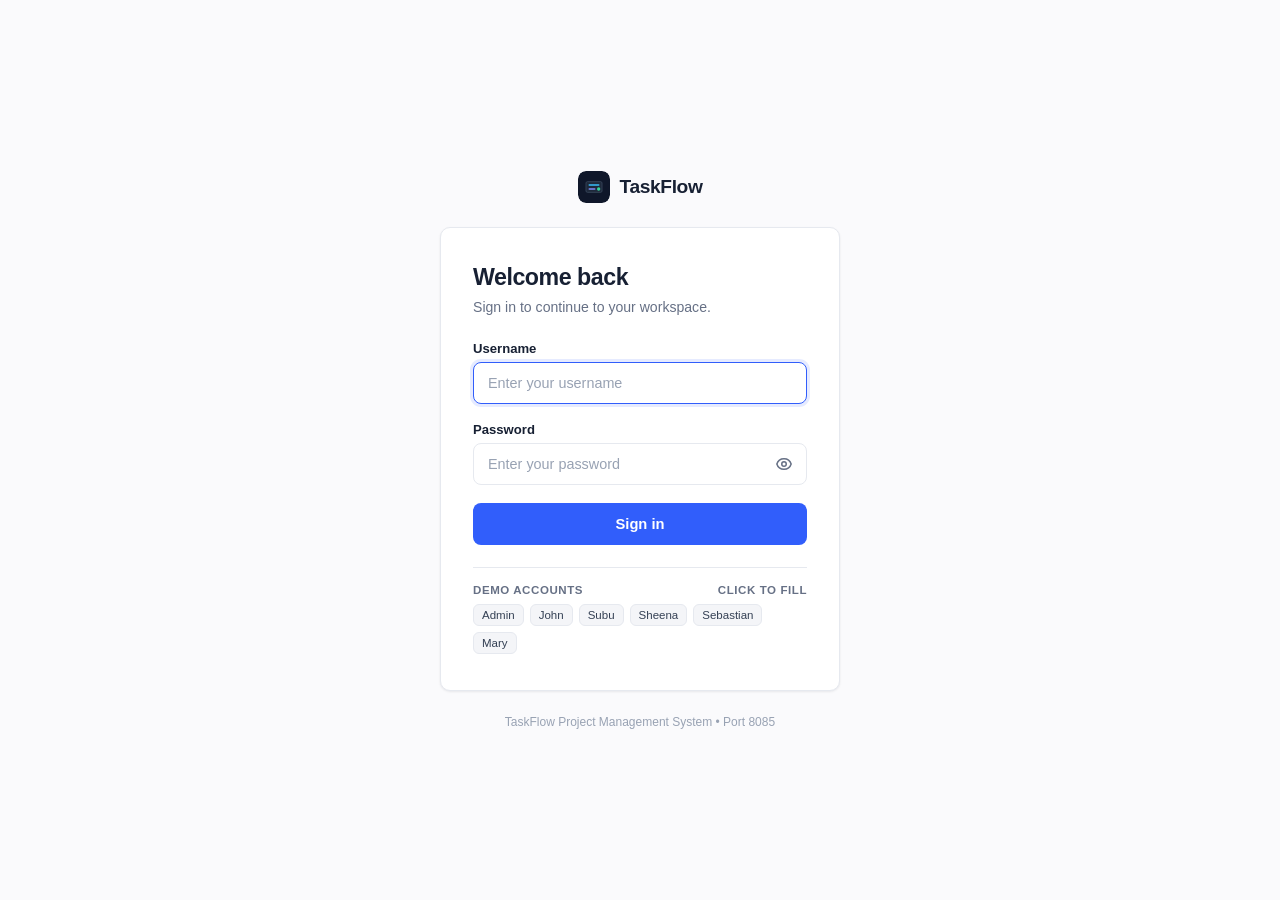
<file: src/frontend/login.html>
<!DOCTYPE html>
<html lang="en">
<head>
  <meta charset="UTF-8">
  <meta name="viewport" content="width=device-width, initial-scale=1.0">
  <title>Welcome back — TaskFlow</title>
  <meta name="description" content="Sign in to continue to your workspace.">
  <link rel="icon" type="image/svg+xml" href="assets/logo.svg">
  <style>
    *, *::before, *::after {
      box-sizing: border-box;
      margin: 0;
      padding: 0;
    }

    body {
      font-family: -apple-system, BlinkMacSystemFont, "Segoe UI", Roboto, "Helvetica Neue", Arial, sans-serif;
      background-color: #FAFAFC;
      color: #172033;
      min-height: 100vh;
      display: flex;
      flex-direction: column;
      align-items: center;
      justify-content: center;
      padding: 24px 16px;
      -webkit-font-smoothing: antialiased;
      -moz-osx-font-smoothing: grayscale;
    }

    .login-container {
      width: 100%;
      max-width: 400px;
    }

    .brand-header {
      display: flex;
      align-items: center;
      justify-content: center;
      gap: 10px;
      margin-bottom: 24px;
    }

    .brand-logo {
      width: 32px;
      height: 32px;
      border-radius: 8px;
      display: block;
    }

    .brand-title {
      font-size: 1.2rem;
      font-weight: 700;
      color: #172033;
      letter-spacing: -0.02em;
    }

    .login-card {
      background: #FFFFFF;
      border: 1px solid #E6E9EF;
      border-radius: 10px;
      padding: 36px 32px;
      box-shadow: 0 1px 3px rgba(16, 24, 40, 0.05), 0 1px 2px rgba(16, 24, 40, 0.03);
    }

    .login-header {
      margin-bottom: 24px;
    }

    .login-title {
      font-size: 1.45rem;
      font-weight: 700;
      color: #172033;
      letter-spacing: -0.02em;
      margin-bottom: 6px;
    }

    .login-subtitle {
      font-size: 0.88rem;
      color: #667085;
      line-height: 1.45;
    }

    .alert-error {
      background-color: #FEF3F2;
      border: 1px solid #FECDCA;
      color: #B42318;
      font-size: 0.82rem;
      padding: 10px 14px;
      border-radius: 8px;
      margin-bottom: 20px;
      display: none;
      align-items: center;
      gap: 8px;
      line-height: 1.4;
    }

    .form-group {
      margin-bottom: 18px;
    }

    .form-label {
      display: block;
      font-size: 0.82rem;
      font-weight: 600;
      color: #172033;
      margin-bottom: 6px;
    }

    .form-input {
      width: 100%;
      height: 42px;
      padding: 0 14px;
      background: #FFFFFF;
      border: 1px solid #E6E9EF;
      border-radius: 8px;
      font-size: 0.9rem;
      color: #172033;
      outline: none;
      transition: border-color 0.15s ease, box-shadow 0.15s ease;
    }

    .form-input:focus {
      border-color: #315EFB;
      box-shadow: 0 0 0 3px rgba(49, 94, 251, 0.12);
    }

    .form-input::placeholder {
      color: #98A2B3;
    }

    .password-wrapper {
      position: relative;
    }

    .password-wrapper .form-input {
      padding-right: 40px;
    }

    .btn-password-toggle {
      position: absolute;
      right: 10px;
      top: 50%;
      transform: translateY(-50%);
      background: transparent;
      border: none;
      cursor: pointer;
      color: #667085;
      padding: 4px;
      display: flex;
      align-items: center;
      justify-content: center;
      border-radius: 4px;
    }

    .btn-password-toggle:hover {
      color: #172033;
    }

    .btn-submit {
      width: 100%;
      height: 42px;
      background-color: #315EFB;
      color: #FFFFFF;
      border: none;
      border-radius: 8px;
      font-size: 0.92rem;
      font-weight: 600;
      cursor: pointer;
      transition: background-color 0.15s ease, box-shadow 0.15s ease;
      display: flex;
      align-items: center;
      justify-content: center;
      gap: 8px;
      margin-top: 6px;
    }

    .btn-submit:hover {
      background-color: #234CD6;
    }

    .btn-submit:active {
      background-color: #1E3EB4;
    }

    .btn-submit:disabled {
      opacity: 0.65;
      cursor: not-allowed;
    }

    /* Subtle Quick Demo Selector */
    .demo-helper-section {
      margin-top: 22px;
      padding-top: 16px;
      border-top: 1px solid #E6E9EF;
    }

    .demo-helper-header {
      display: flex;
      justify-content: space-between;
      align-items: center;
      font-size: 0.72rem;
      font-weight: 600;
      text-transform: uppercase;
      letter-spacing: 0.05em;
      color: #667085;
      margin-bottom: 8px;
    }

    .demo-pills {
      display: flex;
      flex-wrap: wrap;
      gap: 6px;
    }

    .demo-pill-btn {
      background: #F4F5F8;
      border: 1px solid #E6E9EF;
      color: #344054;
      font-size: 0.72rem;
      font-weight: 500;
      padding: 4px 8px;
      border-radius: 6px;
      cursor: pointer;
      transition: all 0.12s ease;
    }

    .demo-pill-btn:hover {
      background: #EBEFFC;
      border-color: #BFCEFD;
      color: #315EFB;
    }

    .page-footer {
      margin-top: 24px;
      text-align: center;
      font-size: 0.75rem;
      color: #98A2B3;
    }
  </style>
</head>
<body>

  <div class="login-container">
    <!-- Branding -->
    <div class="brand-header">
      <img src="assets/logo.svg" alt="TaskFlow" class="brand-logo">
      <span class="brand-title">TaskFlow</span>
    </div>

    <!-- Login Card -->
    <div class="login-card">
      <div class="login-header">
        <h1 class="login-title">Welcome back</h1>
        <p class="login-subtitle">Sign in to continue to your workspace.</p>
      </div>

      <div id="login-alert" class="alert-error"></div>

      <form id="login-form">
        <div class="form-group">
          <label for="username" class="form-label">Username</label>
          <input 
            type="text" 
            id="username" 
            class="form-input" 
            placeholder="Enter your username" 
            required 
            autocomplete="username"
            autofocus
          >
        </div>

        <div class="form-group">
          <label for="password" class="form-label">Password</label>
          <div class="password-wrapper">
            <input 
              type="password" 
              id="password" 
              class="form-input" 
              placeholder="Enter your password" 
              required 
              autocomplete="current-password"
            >
            <button type="button" id="btn-toggle-password" class="btn-password-toggle" title="Toggle password visibility">
              <svg id="eye-icon" width="18" height="18" fill="none" stroke="currentColor" viewBox="0 0 24 24">
                <path stroke-linecap="round" stroke-linejoin="round" stroke-width="2" d="M15 12a3 3 0 11-6 0 3 3 0 016 0z"/>
                <path stroke-linecap="round" stroke-linejoin="round" stroke-width="2" d="M2.458 12C3.732 7.943 7.523 5 12 5c4.478 0 8.268 2.943 9.542 7-1.274 4.057-5.064 7-9.542 7-4.477 0-8.268-2.943-9.542-7z"/>
              </svg>
            </button>
          </div>
        </div>

        <button type="submit" id="btn-submit" class="btn-submit">
          <span id="btn-text">Sign in</span>
        </button>
      </form>

      <!-- Predefined Demo Accounts Quick Access -->
      <div class="demo-helper-section">
        <div class="demo-helper-header">
          <span>Demo Accounts</span>
          <span>Click to fill</span>
        </div>
        <div class="demo-pills">
          <button type="button" class="demo-pill-btn" data-user="admin" data-pass="Admin@123">Admin</button>
          <button type="button" class="demo-pill-btn" data-user="john" data-pass="Member@123">John</button>
          <button type="button" class="demo-pill-btn" data-user="subu" data-pass="Member@123">Subu</button>
          <button type="button" class="demo-pill-btn" data-user="sheena" data-pass="Member@123">Sheena</button>
          <button type="button" class="demo-pill-btn" data-user="sebastian" data-pass="Member@123">Sebastian</button>
          <button type="button" class="demo-pill-btn" data-user="mary" data-pass="Member@123">Mary</button>
        </div>
      </div>
    </div>

    <div class="page-footer">
      TaskFlow Project Management System • Port 8085
    </div>
  </div>

  <script src="js/api.js?v=4.0"></script>
  <script>
    // Check for expired session query parameter
    const urlParams = new URLSearchParams(window.location.search);
    if (urlParams.get('expired')) {
      const alertBox = document.getElementById('login-alert');
      alertBox.textContent = 'Your session has expired. Please sign in again.';
      alertBox.style.display = 'flex';
    }

    // Password visibility toggle
    const toggleBtn = document.getElementById('btn-toggle-password');
    const passwordInput = document.getElementById('password');
    toggleBtn.addEventListener('click', () => {
      const isPassword = passwordInput.getAttribute('type') === 'password';
      passwordInput.setAttribute('type', isPassword ? 'text' : 'password');
    });

    // Demo pills click handler
    document.querySelectorAll('.demo-pill-btn').forEach(pill => {
      pill.addEventListener('click', () => {
        document.getElementById('username').value = pill.getAttribute('data-user');
        document.getElementById('password').value = pill.getAttribute('data-pass');
        document.getElementById('login-alert').style.display = 'none';
      });
    });

    // Form submission
    const loginForm = document.getElementById('login-form');
    const submitBtn = document.getElementById('btn-submit');
    const btnText = document.getElementById('btn-text');
    const alertBox = document.getElementById('login-alert');

    loginForm.addEventListener('submit', async (e) => {
      e.preventDefault();
      alertBox.style.display = 'none';

      const username = document.getElementById('username').value.trim();
      const password = document.getElementById('password').value;

      if (!username || !password) {
        alertBox.textContent = 'Please enter both username and password.';
        alertBox.style.display = 'flex';
        return;
      }

      submitBtn.disabled = true;
      btnText.textContent = 'Signing in...';

      try {
        const res = await API.login(username, password);
        if (res && res.token) {
          window.location.href = 'dashboard.html';
        }
      } catch (err) {
        alertBox.textContent = err.message || 'Invalid username or password.';
        alertBox.style.display = 'flex';
      } finally {
        submitBtn.disabled = false;
        btnText.textContent = 'Sign in';
      }
    });
  </script>
</body>
</html>
</file>
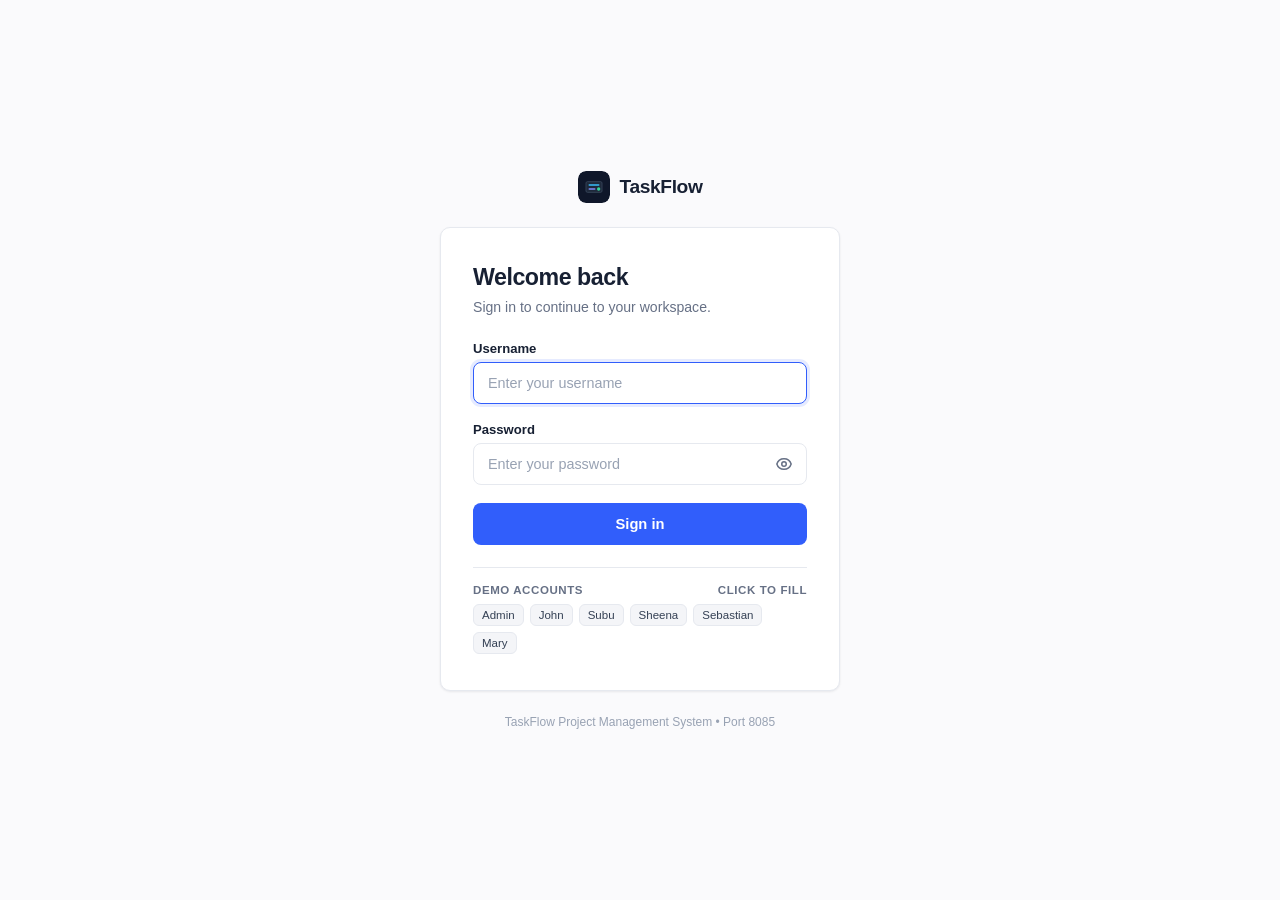
<file: src/frontend/pending-queue.html>
<!DOCTYPE html>
<html lang="en">
<head>
  <meta charset="UTF-8">
  <meta name="viewport" content="width=device-width, initial-scale=1.0">
  <title>Pending Queue (FIFO) — TaskFlow</title>
  <meta name="description" content="FIFO Execution Queue for Pending Tasks backed by custom Node pointers.">
  <link rel="stylesheet" href="css/style.css">
  <link rel="icon" type="image/svg+xml" href="assets/logo.svg">
  <script src="js/api.js?v=4.0"></script>
  <script>
    // Immediate pre-render access guard: Pending Queue is strictly Admin-only
    const immediateUser = (window.API || API).getUser();
    if (!immediateUser || !immediateUser.role || immediateUser.role.toUpperCase() !== 'ADMIN') {
      window.location.replace('dashboard.html?error=forbidden');
    }
  </script>
  <style>
    .queue-node-card {
      display: flex;
      align-items: center;
      justify-content: space-between;
      padding: 16px 20px;
      background: #ffffff;
      border: 1px solid var(--slate-200);
      border-radius: var(--radius-md);
      margin-bottom: 12px;
      transition: all 0.2s ease;
      box-shadow: 0 1px 3px rgba(0,0,0,0.04);
    }
    .queue-node-card:hover {
      border-color: var(--primary);
      box-shadow: 0 4px 12px rgba(99, 102, 241, 0.08);
      transform: translateY(-1px);
    }
    .queue-node-card.front-node {
      border-left: 5px solid #f59e0b;
      background: linear-gradient(90deg, #fffbeb 0%, #ffffff 100%);
    }
    .position-pill {
      font-size: 0.75rem;
      font-weight: 700;
      padding: 4px 10px;
      border-radius: 9999px;
      text-transform: uppercase;
      letter-spacing: 0.04em;
    }
    .position-pill.front {
      background: #fef3c7;
      color: #92400e;
      border: 1px solid #fde68a;
    }
    .position-pill.normal {
      background: #f1f5f9;
      color: var(--slate-600);
    }
  </style>
</head>
<body>

  <div class="app-container">
    <div id="sidebar-container"></div>

    <div class="app-main">
      <div id="header-container"></div>

      <main class="page-body">

        <!-- Queue Hero Card -->
        <div class="card" style="background: linear-gradient(135deg, #0f172a 0%, #1e293b 100%); color: #ffffff; margin-bottom: 24px; position: relative; overflow: hidden;">
          <div style="display: flex; justify-content: space-between; align-items: center; flex-wrap: wrap; gap: 20px;">
            <div style="max-width: 680px; position: relative; z-index: 2;">
              <span class="welcome-pill" style="background: rgba(245, 158, 11, 0.25); color: #fde68a;">Data Structure: FIFO Queue (Linked List)</span>
              <h1 style="font-size: 1.6rem; font-weight: 800; letter-spacing: -0.02em; margin-bottom: 8px;">
                Pending Tasks Execution Queue
              </h1>
              <p style="font-size: 0.9rem; color: #cbd5e1; line-height: 1.6; margin-bottom: 0;">
                Pending deliverables awaiting execution are held in a <strong>First-In First-Out (FIFO) Queue</strong> backed by explicit Java Node references (<code>front</code> and <code>rear</code>). The earliest queued task at the front is processed first, transitioning to <em>In Progress</em> in MySQL without losing its database record.
              </p>
            </div>
            <img src="assets/banner-dashboard.svg" alt="FIFO Queue" style="width: 170px; height: auto; position: relative; z-index: 2; opacity: 0.9;">
          </div>
        </div>

        <!-- Operations Control Bar -->
        <div class="card" style="margin-bottom: 24px; padding: 18px 24px;">
          <div style="display: flex; justify-content: space-between; align-items: center; flex-wrap: wrap; gap: 14px;">
            <div style="display: flex; align-items: center; gap: 10px; flex-wrap: wrap;">
              <button id="btn-peek-front" class="btn btn-secondary btn-sm" style="display: inline-flex; align-items: center; gap: 6px;">
                <svg width="16" height="16" fill="none" stroke="currentColor" viewBox="0 0 24 24">
                  <path stroke-linecap="round" stroke-linejoin="round" stroke-width="2" d="M15 12a3 3 0 11-6 0 3 3 0 016 0z"/>
                  <path stroke-linecap="round" stroke-linejoin="round" stroke-width="2" d="M2.458 12C3.732 7.943 7.523 5 12 5c4.478 0 8.268 2.943 9.542 7-1.274 4.057-5.064 7-9.542 7-4.477 0-8.268-2.943-9.542-7z"/>
                </svg>
                Peek Front Task (O(1))
              </button>
              <button id="btn-process-next" class="btn btn-primary btn-sm" style="display: inline-flex; align-items: center; gap: 6px;">
                <svg width="16" height="16" fill="none" stroke="currentColor" viewBox="0 0 24 24">
                  <path stroke-linecap="round" stroke-linejoin="round" stroke-width="2" d="M14 5l7 7m0 0l-7 7m7-7H3"/>
                </svg>
                Process Next Pending Task (Dequeue)
              </button>
              <button id="btn-sync-queue" class="btn btn-secondary btn-sm" title="Reconcile queue with MySQL pending tasks">
                Sync Queue from DB
              </button>
            </div>
            <div style="font-size: 0.85rem; color: var(--slate-500);">
              Queue Depth: <strong id="queue-count-badge" style="color: var(--navy-900); font-size: 1rem;">0</strong> Pending Tasks
            </div>
          </div>

          <!-- Live Peek Callout Banner (Populated on Peek) -->
          <div id="peek-callout" style="display: none; margin-top: 16px; padding: 12px 18px; border-radius: var(--radius-md); background: #fef3c7; border: 1px solid #fde68a; color: #92400e;">
            <div style="display: flex; justify-content: space-between; align-items: center;">
              <div>
                <strong>[FRONT OF QUEUE / NEXT TO PROCESS]:</strong>
                <span id="peek-task-desc" style="margin-left: 6px;">None</span>
              </div>
              <button id="btn-close-peek" style="background: none; border: none; font-size: 1.1rem; color: #92400e; cursor: pointer;">&times;</button>
            </div>
          </div>
        </div>

        <!-- Pointer Chain Diagram Card -->
        <div class="card" style="margin-bottom: 24px;">
          <div class="card-header" style="margin-bottom: 10px;">
            <div>
              <h3 class="card-title" style="font-size: 1rem;">FIFO Pointer Sequence</h3>
              <p class="card-subtitle">Pointer transitions from Front (head) to Rear (tail)</p>
            </div>
            <span class="complexity-tag">O(1) Enqueue &bull; O(1) Dequeue &bull; O(1) Peek</span>
          </div>
          <div id="queue-visual-box" style="font-family: monospace; font-size: 0.82rem; background: #0f172a; color: #f59e0b; padding: 14px 18px; border-radius: var(--radius-md); overflow-x: auto; white-space: pre-wrap; line-height: 1.6;">
            [FRONT] (Queue is Empty) [REAR]
          </div>
        </div>

        <!-- Queue Items List -->
        <div class="card">
          <div class="card-header">
            <div>
              <h3 class="card-title">Pending Queue Items (Ordered by Arrival)</h3>
              <p class="card-subtitle">Earliest submitted pending tasks are guaranteed first processing</p>
            </div>
          </div>

          <div id="queue-items-container" style="padding-top: 8px;">
            <!-- Populated dynamically -->
            <div style="text-align: center; padding: 40px; color: var(--slate-400);">Loading queue items...</div>
          </div>
        </div>

      </main>
    </div>
  </div>

  <script src="js/navbar.js?v=4.0"></script>
  <script>
    let queueTasks = [];
    let currentUser = null;
    let isAdmin = false;

    document.addEventListener('DOMContentLoaded', async () => {
      let user = API.requireAuth();
      if (!user) return;

      try {
        const fresh = await API.syncCurrentUser();
        if (fresh) user = fresh;
      } catch (e) {
        console.warn('Session sync error:', e);
      }

      currentUser = user;
      isAdmin = currentUser.role && currentUser.role.toUpperCase() === 'ADMIN';

      if (!isAdmin) {
        // Enforce page-level access protection: Members cannot access admin pages by entering URLs directly
        window.location.replace('dashboard.html?error=forbidden');
        return;
      }

      renderAppLayout('pending-queue', 'Pending Tasks Execution Queue', currentUser);

      await loadQueue();

      // Peek Front
      document.getElementById('btn-peek-front').addEventListener('click', async () => {
        try {
          const res = await API.peekQueue();
          const callout = document.getElementById('peek-callout');
          const desc = document.getElementById('peek-task-desc');
          callout.style.display = 'block';

          if (res.empty) {
            desc.textContent = 'Queue is empty. No tasks currently pending execution.';
          } else {
            const t = res.task;
            desc.innerHTML = `<strong>Task #${t.id}:</strong> "${escapeHtml(t.name)}" (Assignee: <strong>${escapeHtml(t.member)}</strong>, Priority: <strong>${escapeHtml(t.priority)}</strong>)`;
          }
          API.showToast(res.message, 'info');
        } catch (err) {
          API.showToast(err.message, 'error');
        }
      });

      document.getElementById('btn-close-peek').addEventListener('click', () => {
        document.getElementById('peek-callout').style.display = 'none';
      });

      // Process Next (Dequeue) with Double-Click & Debounce Lockout
      let isProcessInProgress = false;
      document.getElementById('btn-process-next').addEventListener('click', async () => {
        if (!isAdmin) {
          API.showToast('Access restricted: Only Administrators can dequeue and assign tasks to In Progress.', 'warning');
          return;
        }

        if (isProcessInProgress) return;
        isProcessInProgress = true;
        const processBtn = document.getElementById('btn-process-next');
        processBtn.disabled = true;
        const originalHtml = processBtn.innerHTML;
        processBtn.innerHTML = `
          <svg width="16" height="16" fill="none" stroke="currentColor" viewBox="0 0 24 24" style="animation: spin 0.8s linear infinite;">
            <path stroke-linecap="round" stroke-linejoin="round" stroke-width="2" d="M4 4v5h.582m15.356 2A8.001 8.001 0 004.582 9m0 0H9m11 11v-5h-.581m0 0a8.003 8.003 0 01-15.357-2m15.357 2H15"/>
          </svg>
          Processing...
        `;

        try {
          const task = await API.processNextQueue();
          API.showToast(`Dequeued Task #${task.id} ("${task.name}") ➔ Moved to In Progress in MySQL!`, 'success');
          document.getElementById('peek-callout').style.display = 'none';
          await loadQueue();
        } catch (err) {
          API.showToast(err.message || 'Queue is empty or process failed.', 'error');
        } finally {
          processBtn.innerHTML = originalHtml;
          processBtn.disabled = false;
          isProcessInProgress = false;
        }
      });

      // Sync Queue
      document.getElementById('btn-sync-queue').addEventListener('click', async () => {
        try {
          await API.syncQueue();
          await loadQueue();
          API.showToast('Queue synchronized with MySQL database', 'success');
        } catch (err) {
          API.showToast(err.message, 'error');
        }
      });
    });

    async function loadQueue() {
      try {
        queueTasks = await API.getQueue();
        const peekRes = await API.peekQueue();

        document.getElementById('queue-count-badge').textContent = queueTasks.length;
        document.getElementById('queue-visual-box').textContent = peekRes.visual || '[FRONT] (Queue is Empty) [REAR]';

        renderQueueList(queueTasks);
      } catch (err) {
        console.error('Failed to load queue:', err);
        document.getElementById('queue-items-container').innerHTML = `
          <div style="padding: 24px; text-align: center; color: #ef4444;">
            Failed to query queue: ${escapeHtml(err.message)}
          </div>
        `;
      }
    }

    function renderQueueList(tasks) {
      const container = document.getElementById('queue-items-container');
      if (!tasks || tasks.length === 0) {
        container.innerHTML = `
          <div style="text-align: center; padding: 48px 24px;">
            <div style="width: 56px; height: 56px; margin: 0 auto 16px; border-radius: 50%; background: #fef3c7; display: flex; align-items: center; justify-content: center; color: #d97706;">
              <svg width="28" height="28" fill="none" stroke="currentColor" viewBox="0 0 24 24">
                <path stroke-linecap="round" stroke-linejoin="round" stroke-width="2" d="M5 13l4 4L19 7"/>
              </svg>
            </div>
            <h4 style="font-size: 1.1rem; font-weight: 700; color: var(--navy-900); margin-bottom: 6px;">Pending Queue is Empty</h4>
            <p style="font-size: 0.85rem; color: var(--slate-500); max-width: 440px; margin: 0 auto;">
              All tasks in TaskFlow are currently either actively <em>In Progress</em> or marked <em>Completed</em>. When an administrator creates a Pending task or a task is reopened, it will enter this queue at the rear.
            </p>
          </div>
        `;
        return;
      }

      container.innerHTML = tasks.map((task, idx) => {
        const isFront = (idx === 0);
        const positionLabel = isFront ? '#1 [FRONT / NEXT]' : `#${idx + 1}`;
        const canMemberUpdate = !isAdmin && task.member &&
          (task.member.toLowerCase() === (currentUser.username || '').toLowerCase() ||
           task.member.toLowerCase() === (currentUser.displayName || '').toLowerCase() ||
           task.member.toLowerCase() === (currentUser.assignedMemberName || '').toLowerCase());

        return `
          <div class="queue-node-card ${isFront ? 'front-node' : ''}">
            <div style="display: flex; align-items: center; gap: 16px;">
              <span class="position-pill ${isFront ? 'front' : 'normal'}">${positionLabel}</span>
              <div>
                <div style="display: flex; align-items: center; gap: 8px;">
                  <strong style="color: var(--navy-900); font-size: 0.95rem;">Task #${task.id}: ${escapeHtml(task.name)}</strong>
                  <span class="priority-badge ${getPriorityClass(task.priority)}">${task.priority}</span>
                </div>
                <div style="font-size: 0.8rem; color: var(--slate-500); margin-top: 4px;">
                  Assignee: <strong style="color: var(--slate-700);">${escapeHtml(task.member)}</strong> &bull;
                  Status in MySQL: <span class="status-badge pending">Pending</span>
                </div>
              </div>
            </div>

            <div style="display: flex; align-items: center; gap: 10px;">
              ${canMemberUpdate ? `
                <button class="btn btn-secondary btn-sm btn-member-start" data-id="${task.id}" style="color: #4f46e5; border-color: #c7d2fe;">
                  Start Working ➔
                </button>
              ` : ''}
              ${(isAdmin && isFront) ? `
                <span style="font-size: 0.78rem; font-weight: 600; color: #b45309;">
                  Ready to Dequeue
                </span>
              ` : ''}
            </div>
          </div>
        `;
      }).join('');

      // Member Start Working buttons
      container.querySelectorAll('.btn-member-start').forEach(btn => {
        btn.addEventListener('click', async () => {
          const id = btn.getAttribute('data-id');
          try {
            await API.updateTaskStatus(id, 'In Progress');
            API.showToast(`Task #${id} moved to In Progress and removed from Pending Queue!`, 'success');
            await loadQueue();
          } catch (err) {
            API.showToast(err.message, 'error');
          }
        });
      });
    }

    function getPriorityClass(p) {
      if (!p) return 'medium';
      const pl = p.toLowerCase();
      if (pl.startsWith('h')) return 'high';
      if (pl.startsWith('l')) return 'low';
      return 'medium';
    }

    function escapeHtml(str) {
      if (!str) return '';
      return String(str)
        .replace(/&/g, '&amp;')
        .replace(/</g, '&lt;')
        .replace(/>/g, '&gt;')
        .replace(/"/g, '&quot;')
        .replace(/'/g, '&#39;');
    }
  </script>
</body>
</html>
</file>
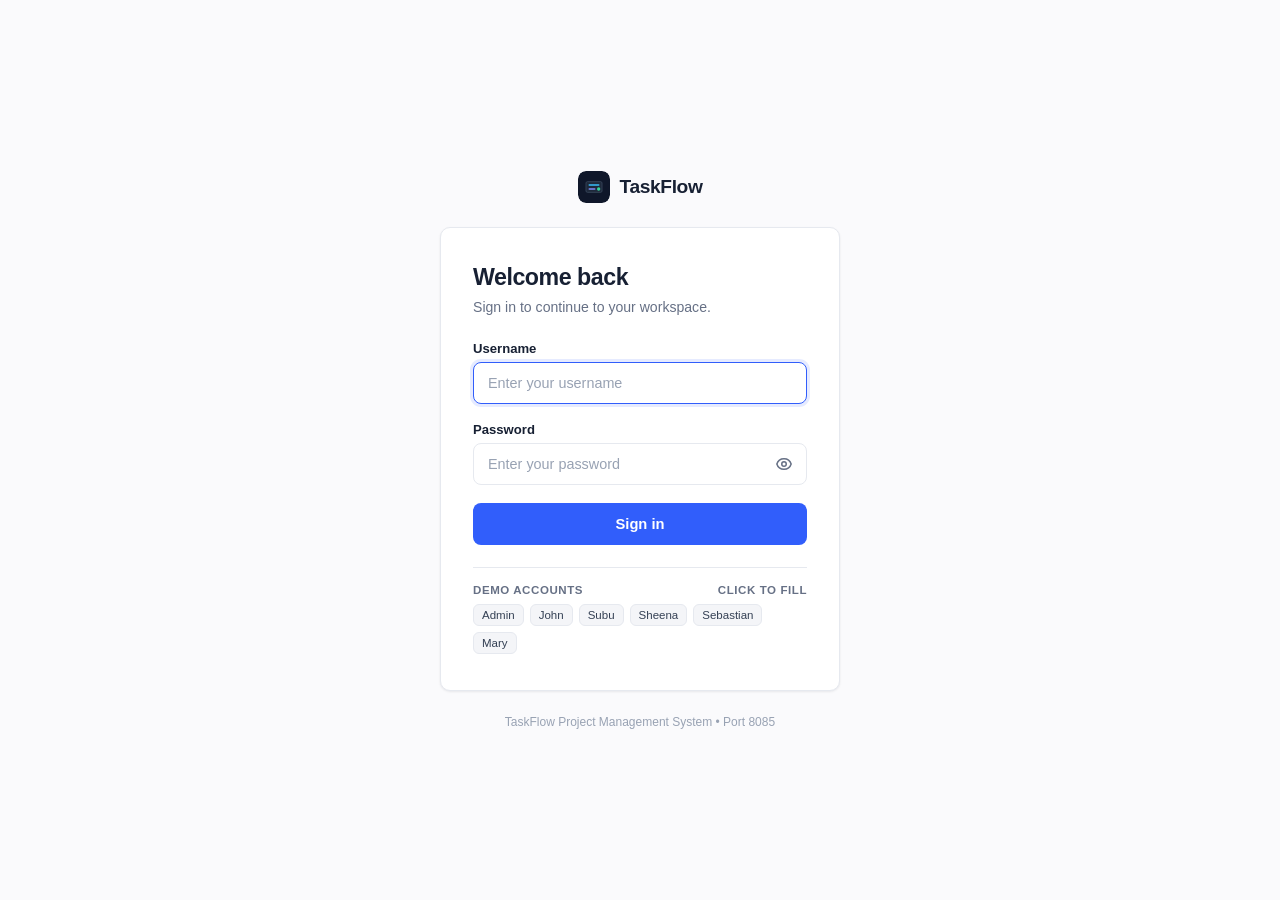
<file: src/frontend/project-graph.html>
<!DOCTYPE html>
<html lang="en">
<head>
  <meta charset="UTF-8">
  <meta name="viewport" content="width=device-width, initial-scale=1.0">
  <title>Project Graph &amp; Task Dependencies — TaskFlow</title>
  <meta name="description" content="Directed graph representation using an adjacency list to manage task dependencies and execute Breadth-First Search (BFS) execution flow.">
  <link rel="stylesheet" href="css/style.css">
  <link rel="icon" type="image/svg+xml" href="assets/logo.svg">
  <script src="js/api.js?v=4.5"></script>
  <script>
    // Immediate pre-render access guard: Project Graph is strictly Admin-only
    const immediateUser = (window.API || API).getUser();
    if (!immediateUser || !immediateUser.role || immediateUser.role.toUpperCase() !== 'ADMIN') {
      window.location.replace('dashboard.html?error=forbidden');
    }
  </script>
  <style>
    .graph-viewport-container {
      background: #0f172a;
      border-radius: var(--radius-md);
      overflow: hidden;
      display: flex;
      justify-content: center;
      align-items: center;
      padding: 16px 12px;
      position: relative;
      border: 1px solid #1e293b;
      box-shadow: inset 0 2px 10px rgba(0, 0, 0, 0.4);
    }
    .graph-svg {
      display: block;
      width: 100%;
      height: auto;
      max-width: 960px;
      max-height: 440px;
      margin: 0 auto;
    }
    .graph-node circle {
      stroke-width: 2px;
      transition: all 0.25s ease;
      cursor: pointer;
    }
    .graph-node:hover circle {
      transform: scale(1.08);
      filter: drop-shadow(0 0 10px rgba(56, 189, 248, 0.6));
    }
    .graph-node text {
      font-family: var(--font-sans);
      text-anchor: middle;
      dominant-baseline: central;
      pointer-events: none;
      user-select: none;
    }
    .graph-node.start circle {
      stroke: #8b5cf6 !important;
      fill: #4c1d95 !important;
      stroke-width: 3.5px !important;
      filter: drop-shadow(0 0 12px #8b5cf6);
    }
    .graph-node.visited circle {
      stroke: #10b981 !important;
      fill: #064e3b !important;
      stroke-width: 3px !important;
      filter: drop-shadow(0 0 10px #10b981);
    }
    .graph-edge {
      stroke: #475569;
      stroke-width: 1.75px;
      stroke-linecap: round;
      transition: all 0.25s ease;
    }
    .graph-edge.highlight {
      stroke: #f59e0b !important;
      stroke-width: 3px !important;
    }
    .adj-row {
      display: flex;
      align-items: center;
      gap: 10px;
      padding: 8px 12px;
      background: #ffffff;
      border: 1px solid var(--slate-200);
      border-radius: var(--radius-sm);
      margin-bottom: 6px;
      font-size: 0.85rem;
    }
    .adj-badge-src {
      font-weight: 700;
      color: var(--navy-900);
      min-width: 130px;
    }
    .adj-badge-arrow {
      color: var(--slate-400);
      font-weight: bold;
    }
    .adj-badge-target {
      display: inline-flex;
      align-items: center;
      gap: 4px;
      padding: 3px 8px;
      border-radius: 9999px;
      background: #eff6ff;
      border: 1px solid #bfdbfe;
      color: #1e40af;
      font-size: 0.78rem;
      font-weight: 600;
      margin: 2px;
    }
    .adj-badge-none {
      color: var(--slate-400);
      font-style: italic;
      font-size: 0.8rem;
    }
    .bfs-step-pill {
      display: inline-flex;
      align-items: center;
      gap: 6px;
      padding: 5px 12px;
      border-radius: 9999px;
      background: #ecfdf5;
      border: 1px solid #a7f3d0;
      color: #065f46;
      font-size: 0.82rem;
      font-weight: 700;
      margin: 4px;
      box-shadow: 0 1px 3px rgba(0,0,0,0.05);
    }
    .bfs-step-num {
      background: #10b981;
      color: #ffffff;
      border-radius: 50%;
      width: 18px;
      height: 18px;
      display: inline-flex;
      align-items: center;
      justify-content: center;
      font-size: 0.7rem;
    }
  </style>
</head>
<body>

  <div class="app-container">
    <div id="sidebar-container"></div>

    <div class="app-main">
      <div id="header-container"></div>

      <main class="page-body">

        <!-- Hero Explanation Banner -->
        <div class="card" style="background: linear-gradient(135deg, #0f172a 0%, #1e293b 100%); color: #ffffff; margin-bottom: 24px; position: relative; overflow: hidden;">
          <div style="display: flex; justify-content: space-between; align-items: center; flex-wrap: wrap; gap: 20px;">
            <div style="max-width: 660px; position: relative; z-index: 2;">
              <span class="welcome-pill" style="background: rgba(99, 102, 241, 0.25); color: #c7d2fe;">Phase 2.2: Directed Graph Representation &amp; BFS</span>
              <h1 style="font-size: 1.6rem; font-weight: 800; letter-spacing: -0.02em; margin-bottom: 6px;">
                Project Graph &amp; Task Dependencies
              </h1>
              <p style="font-size: 0.9rem; color: #cbd5e1; line-height: 1.6;">
                Directed Graph modeled via an <strong>Adjacency List</strong> to express prerequisite workflows between TaskFlow tasks. Evaluates level-by-level execution orders via <strong>Breadth-First Search (BFS)</strong> using a FIFO queue.
              </p>
            </div>
            <div style="display: flex; gap: 14px; flex-wrap: wrap; position: relative; z-index: 2;">
              <div style="background: rgba(255, 255, 255, 0.08); padding: 14px 20px; border-radius: var(--radius-md); text-align: center; border: 1px solid rgba(255,255,255,0.12);">
                <div style="font-size: 0.75rem; text-transform: uppercase; color: #94a3b8; font-weight: 700; letter-spacing: 0.05em;">Total Tasks</div>
                <div id="stat-total-tasks" style="font-size: 1.8rem; font-weight: 800; color: #ffffff;">0</div>
                <span style="font-size: 0.72rem; color: #94a3b8; display: block;">Graph nodes</span>
              </div>
              <div style="background: rgba(255, 255, 255, 0.08); padding: 14px 20px; border-radius: var(--radius-md); text-align: center; border: 1px solid rgba(255,255,255,0.12);">
                <div style="font-size: 0.75rem; text-transform: uppercase; color: #94a3b8; font-weight: 700; letter-spacing: 0.05em;">Dependencies</div>
                <div id="stat-total-deps" style="font-size: 1.8rem; font-weight: 800; color: #38bdf8;">0</div>
                <span style="font-size: 0.72rem; color: #7dd3fc; display: block;">Directed edges</span>
              </div>
              <div style="background: rgba(255, 255, 255, 0.08); padding: 14px 20px; border-radius: var(--radius-md); text-align: center; border: 1px solid rgba(255,255,255,0.12);">
                <div style="font-size: 0.75rem; text-transform: uppercase; color: #94a3b8; font-weight: 700; letter-spacing: 0.05em;">Connected Tasks</div>
                <div id="stat-connected-tasks" style="font-size: 1.8rem; font-weight: 800; color: #34d399;">0</div>
                <span style="font-size: 0.72rem; color: #6ee7b7; display: block;">Active in workflows</span>
              </div>
            </div>
          </div>
        </div>

        <!-- Operations Row: Add Dependency & Run BFS -->
        <div style="display: grid; grid-template-columns: 1fr 1fr; gap: 24px; margin-bottom: 24px;">

          <!-- Card 1: Add Task Dependency -->
          <div class="card">
            <div class="card-header">
              <div>
                <h3 class="card-title">Add Task Dependency Edge</h3>
                <p class="card-subtitle">Define: Prerequisite task must precede dependent task (A &rarr; B)</p>
              </div>
              <span class="complexity-tag">O(1) Edge Insertion</span>
            </div>

            <form id="form-add-dependency" onsubmit="event.preventDefault(); handleAddDependency();">
              <div style="display: grid; grid-template-columns: 1fr 1fr; gap: 14px; margin-bottom: 14px;">
                <div>
                  <label for="select-from-task" style="display: block; font-size: 0.8rem; font-weight: 700; color: var(--slate-700); margin-bottom: 6px;">
                    1. Prerequisite Task (Must Complete First)
                  </label>
                  <select id="select-from-task" class="form-input" required style="width: 100%;">
                    <option value="" disabled selected>Select prerequisite task...</option>
                  </select>
                </div>

                <div>
                  <label for="select-to-task" style="display: block; font-size: 0.8rem; font-weight: 700; color: var(--slate-700); margin-bottom: 6px;">
                    2. Dependent Task (Blocked Until Done)
                  </label>
                  <select id="select-to-task" class="form-input" required style="width: 100%;">
                    <option value="" disabled selected>Select dependent task...</option>
                  </select>
                </div>
              </div>

              <div style="display: flex; gap: 10px; align-items: center; flex-wrap: wrap;">
                <button type="submit" id="btn-add-dep" class="btn btn-primary btn-sm" style="display: inline-flex; align-items: center; gap: 6px;">
                  <svg width="15" height="15" fill="none" stroke="currentColor" viewBox="0 0 24 24">
                    <path stroke-linecap="round" stroke-linejoin="round" stroke-width="2" d="M12 4v16m8-8H4"/>
                  </svg>
                  Add Dependency
                </button>
                <button type="button" id="btn-clear-all-deps" class="btn btn-secondary btn-sm" style="color: #ef4444;" title="Delete all task dependencies">
                  Clear All Dependencies
                </button>
                <span id="dep-form-msg" style="font-size: 0.8rem; font-weight: 600;"></span>
              </div>
            </form>
          </div>

          <!-- Card 2: Breadth-First Search (BFS) Traversal -->
          <div class="card">
            <div class="card-header">
              <div>
                <h3 class="card-title">Graph Traversal: Breadth-First Search</h3>
                <p class="card-subtitle">Level-by-level dependent task scheduling order starting from a task</p>
              </div>
              <span class="complexity-tag">O(V + E) BFS</span>
            </div>

            <div style="display: flex; gap: 10px; margin-bottom: 16px; align-items: center; flex-wrap: wrap;">
              <select id="select-bfs-start" class="form-input" style="max-width: 280px;">
                <option value="" disabled selected>Select starting task...</option>
              </select>
              <button id="btn-run-bfs" class="btn btn-primary btn-sm" style="display: inline-flex; align-items: center; gap: 6px;">
                <svg width="15" height="15" fill="none" stroke="currentColor" viewBox="0 0 24 24">
                  <path stroke-linecap="round" stroke-linejoin="round" stroke-width="2" d="M14.752 11.168l-3.197-2.132A1 1 0 0010 9.87v4.263a1 1 0 001.555.832l3.197-2.132a1 1 0 000-1.664z"/>
                  <path stroke-linecap="round" stroke-linejoin="round" stroke-width="2" d="M21 12a9 9 0 11-18 0 9 9 0 0118 0z"/>
                </svg>
                Run BFS
              </button>
              <button id="btn-reset-view" class="btn btn-secondary btn-sm" title="Clear highlights on visual graph">
                Reset Highlights
              </button>
            </div>

            <div id="bfs-results-container" style="background: #f8fafc; border: 1px solid var(--slate-200); border-radius: var(--radius-md); padding: 12px; min-height: 80px;">
              <div style="font-size: 0.85rem; color: var(--slate-400); text-align: center; padding: 18px 0;">
                Select a starting task and click "Run BFS" to compute execution flow order.
              </div>
            </div>
          </div>

        </div>

        <!-- Adjacency List & Dependencies Table Row -->
        <div style="display: grid; grid-template-columns: 1fr 1fr; gap: 24px; margin-bottom: 24px;">

          <!-- Card 3: Adjacency List -->
          <div class="card">
            <div class="card-header">
              <div>
                <h3 class="card-title">Adjacency List Representation</h3>
                <p class="card-subtitle">Task ID &rarr; List of Directly Dependent Tasks [V &rarr; Adj(V)]</p>
              </div>
              <span id="badge-adj-count" class="badge" style="background: #3b82f6; color: #fff;">0 nodes</span>
            </div>

            <div id="adj-list-container" style="max-height: 250px; overflow-y: auto; padding-right: 4px;">
              <div style="text-align: center; color: var(--slate-400); padding: 30px;">Loading Adjacency List...</div>
            </div>
          </div>

          <!-- Card 4: Active Dependencies Table -->
          <div class="card">
            <div class="card-header">
              <div>
                <h3 class="card-title">Active Dependency Edges</h3>
                <p class="card-subtitle">Persistent MySQL task dependencies</p>
              </div>
              <span id="badge-dep-count" class="badge" style="background: #10b981; color: #fff;">0 dependencies</span>
            </div>

            <div style="max-height: 250px; overflow-y: auto;">
              <table class="table" style="font-size: 0.84rem;">
                <thead>
                  <tr>
                    <th>Prerequisite Task</th>
                    <th>&rarr;</th>
                    <th>Dependent Task</th>
                    <th style="text-align: right;">Action</th>
                  </tr>
                </thead>
                <tbody id="dependencies-table-body">
                  <tr>
                    <td colspan="4" style="text-align: center; color: var(--slate-400); padding: 24px;">No dependencies registered yet.</td>
                  </tr>
                </tbody>
              </table>
            </div>
          </div>

        </div>

        <!-- Visual Directed Task Graph Card -->
        <div class="card">
          <div class="card-header">
            <div>
              <h3 class="card-title">Visual Directed Task Graph</h3>
              <p class="card-subtitle">Tasks represented as nodes; directed arrows indicate execution dependencies</p>
            </div>
            <div style="display: flex; gap: 14px; align-items: center; font-size: 0.8rem;">
              <span style="display: inline-flex; align-items: center; gap: 6px;">
                <span style="width: 12px; height: 12px; border-radius: 50%; background: #0284c7; display: inline-block;"></span> Task Node
              </span>
              <span style="display: inline-flex; align-items: center; gap: 6px;">
                <span style="width: 12px; height: 12px; border-radius: 50%; background: #8b5cf6; display: inline-block;"></span> BFS Start
              </span>
              <span style="display: inline-flex; align-items: center; gap: 6px;">
                <span style="width: 12px; height: 12px; border-radius: 50%; background: #10b981; display: inline-block;"></span> BFS Visited
              </span>
              <span style="display: inline-flex; align-items: center; gap: 6px;">
                <span style="width: 12px; height: 12px; border-radius: 50%; background: #f59e0b; display: inline-block;"></span> Traversed Edge
              </span>
            </div>
          </div>

          <div class="graph-viewport-container" id="graph-container">
            <div style="text-align: center; padding: 60px 20px; color: #94a3b8;">
              <div class="spin-animation" style="width: 28px; height: 28px; border: 3px solid rgba(255,255,255,0.2); border-top-color: #38bdf8; border-radius: 50%; margin: 0 auto 14px;"></div>
              Loading Project Graph from MySQL...
            </div>
          </div>
        </div>

      </main>
    </div>
  </div>

  <script src="js/navbar.js?v=4.5"></script>
  <script>
    // HTML Escape Utility
    function escapeHtml(str) {
      if (str === null || str === undefined) return '';
      return String(str)
        .replace(/&/g, '&amp;')
        .replace(/</g, '&lt;')
        .replace(/>/g, '&gt;')
        .replace(/"/g, '&quot;')
        .replace(/'/g, '&#39;');
    }
    if (typeof window !== 'undefined') {
      window.escapeHtml = escapeHtml;
    }

    let currentGraphData = null;
    let nodeCoords = new Map();
    let highlightedStartId = null;
    let visitedNodeIds = new Set();
    let highlightedEdges = new Set();

    document.addEventListener('DOMContentLoaded', async () => {
      let user = API.requireAuth();
      if (!user) return;

      try {
        const fresh = await API.syncCurrentUser();
        if (fresh) user = fresh;
      } catch (e) {
        console.warn('Session sync warning:', e);
      }

      const isAdmin = user.role && user.role.toUpperCase() === 'ADMIN';
      if (!isAdmin) {
        window.location.replace('dashboard.html?error=forbidden');
        return;
      }

      renderAppLayout('project-graph', 'Project Graph & Task Dependencies', user);

      // Event Listeners
      document.getElementById('btn-run-bfs').addEventListener('click', handleRunBFS);
      document.getElementById('btn-reset-view').addEventListener('click', resetHighlights);
      document.getElementById('btn-clear-all-deps').addEventListener('click', handleClearAllDependencies);

      // Load Graph Data
      await loadProjectGraphData();
    });

    async function loadProjectGraphData() {
      try {
        const data = await API.getProjectGraph();
        currentGraphData = data;

        // Update KPI Stats
        const totalTasks = data.totalTasks || 0;
        const totalDeps = data.totalDependencies || 0;
        document.getElementById('stat-total-tasks').textContent = totalTasks;
        document.getElementById('stat-total-deps').textContent = totalDeps;

        // Compute connected tasks
        const connectedIds = new Set();
        (data.dependencies || []).forEach(dep => {
          connectedIds.add(dep.prerequisiteId);
          connectedIds.add(dep.dependentId);
        });
        document.getElementById('stat-connected-tasks').textContent = connectedIds.size;

        // Populate Dropdowns
        populateTaskDropdowns(data.tasks || []);

        // Render Adjacency List
        renderAdjacencyList(data);

        // Render Dependencies Table
        renderDependenciesTable(data.dependencies || []);

        // Render Visual SVG Graph
        renderVisualGraph(data);

      } catch (err) {
        console.error('Failed to load project graph:', err);
        document.getElementById('graph-container').innerHTML = `
          <div style="text-align: center; padding: 40px 20px; color: #f87171;">
            <p style="font-weight: 700; font-size: 1rem; margin-bottom: 6px;">Failed to load Project Graph</p>
            <p style="font-size: 0.85rem; color: #cbd5e1;">${escapeHtml(err.message || 'Cannot reach backend server')}</p>
          </div>
        `;
        API.showToast('Failed to load project graph: ' + err.message, 'error');
      }
    }

    function populateTaskDropdowns(tasks) {
      const fromSelect = document.getElementById('select-from-task');
      const toSelect = document.getElementById('select-to-task');
      const bfsSelect = document.getElementById('select-bfs-start');

      const prevFrom = fromSelect.value;
      const prevTo = toSelect.value;
      const prevBfs = bfsSelect.value;

      const optionsHtml = tasks.map(t =>
        `<option value="${t.id}">#${t.id}: ${escapeHtml(t.name)} (${escapeHtml(t.member || 'Unassigned')})</option>`
      ).join('');

      fromSelect.innerHTML = `<option value="" disabled selected>Select prerequisite task...</option>` + optionsHtml;
      toSelect.innerHTML = `<option value="" disabled selected>Select dependent task...</option>` + optionsHtml;
      bfsSelect.innerHTML = `<option value="" disabled selected>Select starting task...</option>` + optionsHtml;

      if (prevFrom) fromSelect.value = prevFrom;
      if (prevTo) toSelect.value = prevTo;
      if (prevBfs) bfsSelect.value = prevBfs;
      else if (tasks.length > 0) bfsSelect.value = tasks[0].id;
    }

    function renderAdjacencyList(data) {
      const container = document.getElementById('adj-list-container');
      const badge = document.getElementById('badge-adj-count');
      const adj = data.adjacencyList || {};
      const tasks = data.tasks || [];

      const taskNameMap = new Map();
      tasks.forEach(t => taskNameMap.set(t.id, t.name));

      const nodeIds = Object.keys(adj).map(k => parseInt(k, 10)).sort((a, b) => a - b);
      badge.textContent = `${nodeIds.length} nodes`;

      if (nodeIds.length === 0) {
        container.innerHTML = '<div style="text-align: center; color: var(--slate-400); padding: 30px;">No graph nodes present.</div>';
        return;
      }

      container.innerHTML = nodeIds.map(srcId => {
        const targets = adj[srcId] || [];
        const srcName = taskNameMap.get(srcId) || 'Task #' + srcId;

        const targetsHtml = targets.length > 0 ?
          targets.map(dstId => {
            const dstName = taskNameMap.get(dstId) || 'Task #' + dstId;
            return `<span class="adj-badge-target" title="#${dstId}: ${escapeHtml(dstName)}">#${dstId}</span>`;
          }).join('') :
          `<span class="adj-badge-none">[ None / Terminal ]</span>`;

        return `
          <div class="adj-row">
            <span class="adj-badge-src">#${srcId}: ${escapeHtml(srcName)}</span>
            <span class="adj-badge-arrow">&rarr;</span>
            <div style="display: flex; flex-wrap: wrap; gap: 4px; align-items: center;">${targetsHtml}</div>
          </div>
        `;
      }).join('');
    }

    function renderDependenciesTable(dependencies) {
      const tbody = document.getElementById('dependencies-table-body');
      const badge = document.getElementById('badge-dep-count');
      badge.textContent = `${dependencies.length} dependencies`;

      if (!dependencies || dependencies.length === 0) {
        tbody.innerHTML = `
          <tr>
            <td colspan="4" style="text-align: center; color: var(--slate-400); padding: 24px;">
              No dependencies registered yet. Select tasks above to add one.
            </td>
          </tr>
        `;
        return;
      }

      tbody.innerHTML = dependencies.map(dep => `
        <tr>
          <td>
            <strong>#${dep.prerequisiteId}</strong>: ${escapeHtml(dep.prerequisiteName)}
          </td>
          <td style="color: var(--slate-400); font-weight: bold;">&rarr;</td>
          <td>
            <strong>#${dep.dependentId}</strong>: ${escapeHtml(dep.dependentName)}
          </td>
          <td style="text-align: right;">
            <button class="btn btn-secondary btn-sm" style="color: #ef4444; padding: 3px 8px; font-size: 0.75rem;" onclick="handleRemoveDependency(${dep.prerequisiteId}, ${dep.dependentId})">
              Delete
            </button>
          </td>
        </tr>
      `).join('');
    }

    // ==========================================
    // VISUAL DIRECTED GRAPH SVG RENDERER
    // ==========================================
    function renderVisualGraph(data) {
      const container = document.getElementById('graph-container');
      const tasks = data.tasks || [];
      const dependencies = data.dependencies || [];

      if (tasks.length === 0) {
        container.innerHTML = `
          <div style="text-align: center; padding: 60px 20px; color: #94a3b8;">
            <p style="font-weight: 700; font-size: 1rem; margin-bottom: 6px;">No Tasks Available</p>
            <p style="font-size: 0.85rem;">Create tasks first in Tasks Workspace to construct a project graph.</p>
          </div>
        `;
        return;
      }

      nodeCoords.clear();

      const width = 960;
      const height = 440;
      const cx = width / 2;
      const cy = height / 2;
      const rx = 380;
      const ry = 160;

      const count = tasks.length;
      tasks.forEach((task, idx) => {
        const theta = (2 * Math.PI * idx / count) - (Math.PI / 2);
        const x = cx + rx * Math.cos(theta);
        const y = cy + ry * Math.sin(theta);
        nodeCoords.set(task.id, { x, y, task });
      });

      // Step 1: Render Edges with Arrowheads
      let edgesHtml = '';
      dependencies.forEach(dep => {
        const p1 = nodeCoords.get(dep.prerequisiteId);
        const p2 = nodeCoords.get(dep.dependentId);
        if (!p1 || !p2) return;

        const edgeKey = `${dep.prerequisiteId}->${dep.dependentId}`;
        const isHighlight = highlightedEdges.has(edgeKey);

        // Compute angle and adjust line start/end to node circle boundaries (radius 18)
        const dx = p2.x - p1.x;
        const dy = p2.y - p1.y;
        const dist = Math.sqrt(dx * dx + dy * dy);
        if (dist === 0) return;

        const r = 20;
        const startX = p1.x + (dx / dist) * r;
        const startY = p1.y + (dy / dist) * r;
        const endX = p2.x - (dx / dist) * (r + 4);
        const endY = p2.y - (dy / dist) * (r + 4);

        const markerId = isHighlight ? 'arrow-highlight' : 'arrow-normal';
        edgesHtml += `
          <line class="graph-edge ${isHighlight ? 'highlight' : ''}" 
                x1="${startX.toFixed(1)}" y1="${startY.toFixed(1)}" 
                x2="${endX.toFixed(1)}" y2="${endY.toFixed(1)}" 
                marker-end="url(#${markerId})" />
        `;
      });

      // Step 2: Render Nodes
      let nodesHtml = '';
      tasks.forEach(task => {
        const coord = nodeCoords.get(task.id);
        const isStart = (task.id === highlightedStartId);
        const isVisited = visitedNodeIds.has(task.id);

        let circleFill = '#0369a1';
        let circleStroke = '#38bdf8';

        if (isStart) {
          circleFill = '#5b21b6';
          circleStroke = '#8b5cf6';
        } else if (isVisited) {
          circleFill = '#065f46';
          circleStroke = '#10b981';
        }

        const name = escapeHtml(task.name || '');
        const shortName = name.length > 8 ? name.substring(0, 7) + '…' : name;

        nodesHtml += `
          <g class="graph-node ${isStart ? 'start' : (isVisited ? 'visited' : '')}" 
             data-task-id="${task.id}" 
             onclick="selectTaskAsBFSStart(${task.id})">
            <circle cx="${coord.x.toFixed(1)}" cy="${coord.y.toFixed(1)}" r="18" fill="${circleFill}" stroke="${circleStroke}" />
            <text x="${coord.x.toFixed(1)}" y="${(coord.y - 2.5).toFixed(1)}" fill="#ffffff" font-size="9.5px" font-weight="800">#${task.id}</text>
            <text x="${coord.x.toFixed(1)}" y="${(coord.y + 7.5).toFixed(1)}" fill="#94a3b8" font-size="7px" font-weight="600">${shortName}</text>
          </g>
        `;
      });

      container.innerHTML = `
        <svg class="graph-svg" viewBox="0 0 ${width} ${height}" preserveAspectRatio="xMidYMid meet">
          <defs>
            <marker id="arrow-normal" viewBox="0 0 10 10" refX="8" refY="5" markerWidth="6" markerHeight="6" orient="auto-start-reverse">
              <path d="M 0 1.5 L 8 5 L 0 8.5 z" fill="#94a3b8"/>
            </marker>
            <marker id="arrow-highlight" viewBox="0 0 10 10" refX="8" refY="5" markerWidth="7" markerHeight="7" orient="auto-start-reverse">
              <path d="M 0 1.5 L 8 5 L 0 8.5 z" fill="#f59e0b"/>
            </marker>
          </defs>
          <g class="edges-layer">${edgesHtml}</g>
          <g class="nodes-layer">${nodesHtml}</g>
        </svg>
      `;
    }

    function selectTaskAsBFSStart(taskId) {
      const bfsSelect = document.getElementById('select-bfs-start');
      bfsSelect.value = taskId;
      handleRunBFS();
    }

    // ==========================================
    // ACTION HANDLERS
    // ==========================================
    async function handleAddDependency() {
      const fromSelect = document.getElementById('select-from-task');
      const toSelect = document.getElementById('select-to-task');
      const msgSpan = document.getElementById('dep-form-msg');

      const fromId = parseInt(fromSelect.value, 10);
      const toId = parseInt(toSelect.value, 10);

      msgSpan.textContent = '';

      if (isNaN(fromId) || isNaN(toId)) {
        API.showToast('Please select both a prerequisite and dependent task', 'warning');
        return;
      }

      if (fromId === toId) {
        msgSpan.style.color = '#ef4444';
        msgSpan.textContent = 'A task cannot depend on itself (Self-dependency rejected)';
        API.showToast('Self-dependency is not allowed', 'warning');
        return;
      }

      try {
        const res = await API.addProjectDependency(fromId, toId);
        API.showToast(res.message || 'Dependency added successfully', 'success');
        msgSpan.style.color = '#10b981';
        msgSpan.textContent = `Dependency added: #${fromId} &rarr; #${toId}`;
        await loadProjectGraphData();
      } catch (err) {
        msgSpan.style.color = '#ef4444';
        msgSpan.textContent = err.message || 'Failed to add dependency';
        API.showToast(err.message, 'error');
      }
    }

    async function handleRemoveDependency(fromId, toId) {
      if (!confirm(`Remove dependency: Task #${fromId} -> Task #${toId}?`)) {
        return;
      }

      try {
        const res = await API.removeProjectDependency(fromId, toId);
        API.showToast(res.message || 'Dependency removed', 'info');
        await loadProjectGraphData();
      } catch (err) {
        API.showToast('Failed to remove dependency: ' + err.message, 'error');
      }
    }

    async function handleClearAllDependencies() {
      if (!confirm('Are you sure you want to clear ALL task dependencies in the graph?')) {
        return;
      }

      try {
        await API.clearProjectGraph();
        API.showToast('All dependencies cleared', 'info');
        resetHighlights();
        await loadProjectGraphData();
      } catch (err) {
        API.showToast('Failed to clear dependencies: ' + err.message, 'error');
      }
    }

    async function handleRunBFS() {
      const bfsSelect = document.getElementById('select-bfs-start');
      const startId = parseInt(bfsSelect.value, 10);
      const container = document.getElementById('bfs-results-container');

      if (isNaN(startId) || startId <= 0) {
        API.showToast('Please select a starting task for BFS', 'warning');
        return;
      }

      container.innerHTML = '<div style="color: var(--slate-400); text-align: center; padding: 10px;">Computing BFS traversal...</div>';

      try {
        const res = await API.runProjectGraphBFS(startId);

        highlightedStartId = startId;
        visitedNodeIds.clear();
        highlightedEdges.clear();

        const bfsOrder = res.bfsOrder || [];
        bfsOrder.forEach(id => visitedNodeIds.add(id));

        // Highlight traversed edges in BFS tree
        const adj = currentGraphData.adjacencyList || {};
        for (let i = 0; i < bfsOrder.length; i++) {
          const u = bfsOrder[i];
          const neighbors = adj[u] || [];
          for (const v of neighbors) {
            if (visitedNodeIds.has(v)) {
              highlightedEdges.add(`${u}->${v}`);
            }
          }
        }

        renderVisualGraph(currentGraphData);

        const visitedTasks = res.visitedTasks || [];
        const pillsHtml = bfsOrder.map((id, idx) => `
          <span class="bfs-step-pill">
            <span class="bfs-step-num">${idx + 1}</span>
            <span>#${id}</span>
          </span>
        `).join('<span style="color: var(--slate-400); font-weight: bold; align-self: center;">&rarr;</span>');

        const taskDetailsHtml = visitedTasks.map((t, idx) => `
          <div style="font-size: 0.8rem; color: var(--slate-700); padding: 4px 0; border-bottom: 1px solid var(--slate-100); display: flex; justify-content: space-between;">
            <span><strong>Step ${idx + 1}:</strong> #${t.id} - ${escapeHtml(t.name)} (${escapeHtml(t.member || 'Unassigned')})</span>
            <span class="status-pill status-${(t.status || 'pending').toLowerCase().replace(' ', '')}" style="font-size: 0.7rem; padding: 2px 6px;">${escapeHtml(t.status)}</span>
          </div>
        `).join('');

        container.innerHTML = `
          <div>
            <div style="display: flex; justify-content: space-between; align-items: center; margin-bottom: 8px;">
              <span style="font-size: 0.82rem; font-weight: 700; color: var(--slate-600); text-transform: uppercase;">
                BFS Order from Start Task #${res.startId} ("${escapeHtml(res.startTaskName)}"):
              </span>
              <span class="badge" style="background: #10b981; color: #fff;">${res.count} tasks reached</span>
            </div>
            <div style="display: flex; flex-wrap: wrap; gap: 4px; align-items: center; margin-bottom: 12px; padding: 8px; background: #ffffff; border-radius: var(--radius-sm); border: 1px solid var(--slate-200);">
              ${pillsHtml}
            </div>
            <div style="font-size: 0.78rem; font-weight: 700; color: var(--slate-500); text-transform: uppercase; margin-bottom: 4px;">
              Visited Tasks &amp; Execution Queue:
            </div>
            <div style="max-height: 140px; overflow-y: auto;">
              ${taskDetailsHtml}
            </div>
          </div>
        `;

        API.showToast(`BFS completed: ${res.count} tasks reached in execution sequence`, 'success');

      } catch (err) {
        console.error('BFS failed:', err);
        container.innerHTML = `<div style="color: #ef4444; padding: 12px; text-align: center;">BFS Error: ${escapeHtml(err.message || 'Server error')}</div>`;
        API.showToast('BFS failed: ' + err.message, 'error');
      }
    }

    function resetHighlights() {
      highlightedStartId = null;
      visitedNodeIds.clear();
      highlightedEdges.clear();
      if (currentGraphData) {
        renderVisualGraph(currentGraphData);
      }
      document.getElementById('bfs-results-container').innerHTML = `
        <div style="font-size: 0.85rem; color: var(--slate-400); text-align: center; padding: 18px 0;">
          Highlights cleared. Select a starting task and click "Run BFS" to evaluate traversal.
        </div>
      `;
    }
  </script>
</body>
</html>
</file>
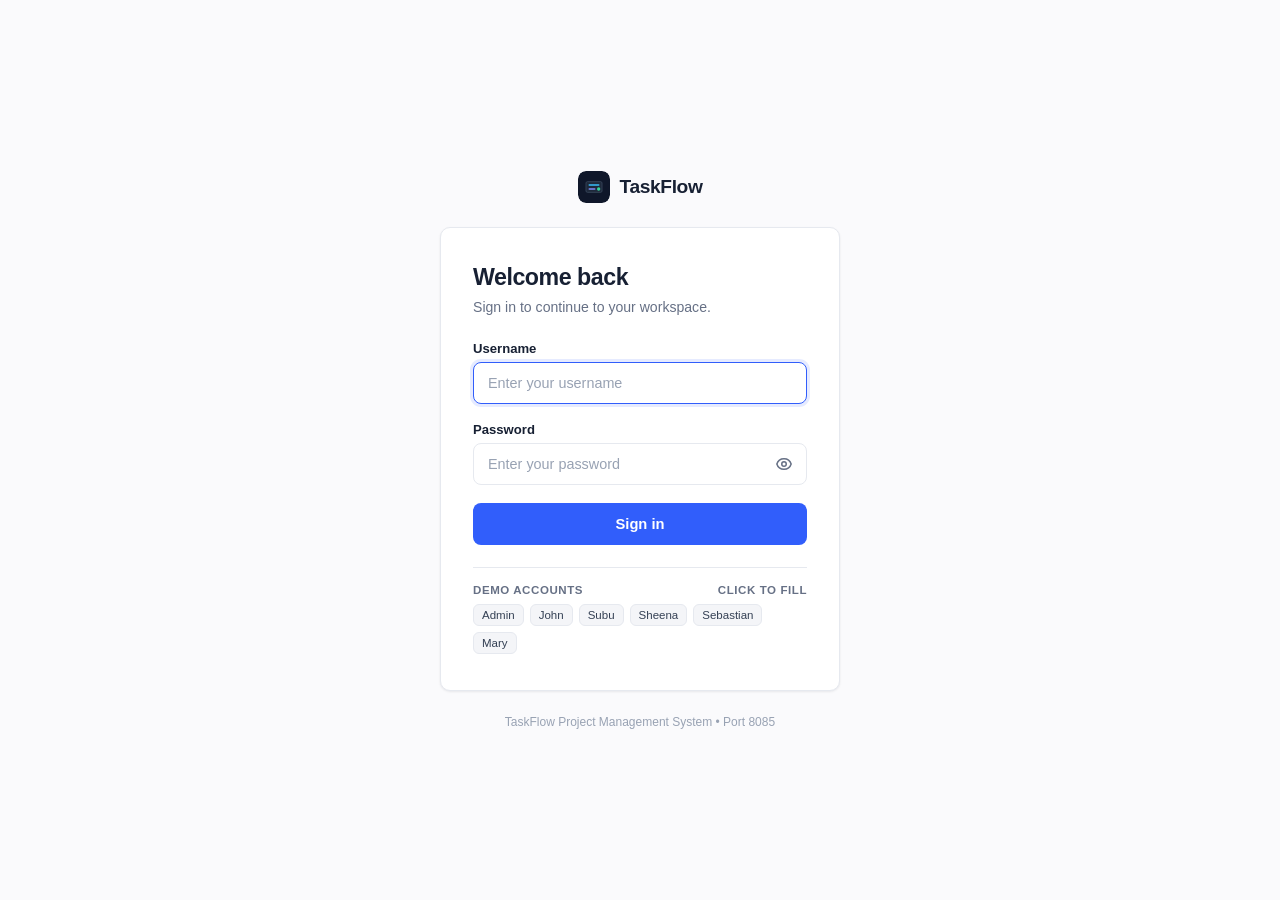
<file: src/frontend/search-sort.html>
<!DOCTYPE html>
<html lang="en">
<head>
  <meta charset="UTF-8">
  <meta name="viewport" content="width=device-width, initial-scale=1.0">
  <title>Search &amp; Sort Lab — TaskFlow</title>
  <meta name="description" content="Phase 3 Searching and Sorting Data Structures & Algorithms Lab: Linear Search, Binary Search, Insertion Sort, and Quick Sort on real TaskFlow task records.">
  <link rel="stylesheet" href="css/style.css">
  <link rel="icon" type="image/svg+xml" href="assets/logo.svg">
  <script src="js/api.js?v=4.6"></script>
  <script>
    // Immediate pre-render access guard: requires authenticated session
    const immediateUser = (window.API || API).getUser();
    if (!immediateUser) {
      window.location.replace('index.html');
    }
  </script>
  <style>
    .algorithm-control-panel {
      background: var(--slate-50);
      border: 1px solid var(--slate-200);
      border-radius: var(--radius-md);
      padding: 16px 20px;
      margin-bottom: 20px;
    }
    .toggle-group {
      display: inline-flex;
      background: var(--slate-200);
      padding: 4px;
      border-radius: 8px;
      gap: 4px;
    }
    .toggle-btn {
      border: none;
      background: transparent;
      padding: 6px 14px;
      border-radius: 6px;
      font-size: 0.82rem;
      font-weight: 600;
      color: var(--slate-600);
      cursor: pointer;
      transition: all 0.2s ease;
    }
    .toggle-btn.active {
      background: #ffffff;
      color: var(--navy-900);
      box-shadow: 0 1px 3px rgba(0, 0, 0, 0.1);
    }
    .code-console {
      background: #0f172a;
      color: #38bdf8;
      font-family: var(--font-mono);
      font-size: 0.82rem;
      padding: 14px 18px;
      border-radius: var(--radius-md);
      border: 1px solid #1e293b;
      white-space: pre-wrap;
      word-break: break-word;
      max-height: 240px;
      overflow-y: auto;
      line-height: 1.5;
    }
    .result-badge-found {
      background: #dcfce7;
      color: #15803d;
      border: 1px solid #bbf7d0;
      padding: 4px 12px;
      border-radius: 9999px;
      font-weight: 700;
      font-size: 0.8rem;
      display: inline-flex;
      align-items: center;
      gap: 6px;
    }
    .result-badge-notfound {
      background: #fee2e2;
      color: #b91c1c;
      border: 1px solid #fecaca;
      padding: 4px 12px;
      border-radius: 9999px;
      font-weight: 700;
      font-size: 0.8rem;
      display: inline-flex;
      align-items: center;
      gap: 6px;
    }
    .metric-pill {
      background: #ffffff;
      border: 1px solid var(--slate-200);
      border-radius: 8px;
      padding: 8px 14px;
      display: inline-flex;
      flex-direction: column;
      min-width: 100px;
    }
    .metric-pill-label {
      font-size: 0.72rem;
      text-transform: uppercase;
      font-weight: 700;
      color: var(--slate-500);
      letter-spacing: 0.04em;
    }
    .metric-pill-value {
      font-size: 1.15rem;
      font-weight: 800;
      color: var(--navy-900);
      margin-top: 2px;
    }
    .complexity-table th {
      background: #f1f5f9;
      color: var(--navy-900);
      font-weight: 700;
      font-size: 0.8rem;
      text-transform: uppercase;
      letter-spacing: 0.03em;
    }
    .complexity-table td {
      font-size: 0.85rem;
      vertical-align: middle;
    }
    .complexity-badge {
      font-family: var(--font-mono);
      font-weight: 700;
      padding: 3px 8px;
      border-radius: 6px;
      font-size: 0.78rem;
      display: inline-block;
    }
    .complexity-green { background: #dcfce7; color: #166534; }
    .complexity-blue { background: #e0f2fe; color: #0369a1; }
    .complexity-amber { background: #fef3c7; color: #92400e; }
    .complexity-red { background: #fee2e2; color: #991b1b; }
    .dual-list-container {
      display: grid;
      grid-template-columns: 1fr 1fr;
      gap: 20px;
    }
    @media (max-width: 992px) {
      .dual-list-container {
        grid-template-columns: 1fr;
      }
    }
  </style>
</head>
<body>
  <div class="app-layout">
    <div id="sidebar-container"></div>

    <div class="app-main">
      <div id="header-container"></div>

      <main class="page-body">

        <!-- Hero Explanation Banner -->
        <div class="card" style="background: linear-gradient(135deg, #0f172a 0%, #1e293b 100%); color: #ffffff; margin-bottom: 24px; position: relative; overflow: hidden;">
          <div style="display: flex; justify-content: space-between; align-items: center; flex-wrap: wrap; gap: 20px;">
            <div style="max-width: 680px; position: relative; z-index: 2;">
              <span class="welcome-pill" style="background: rgba(99, 102, 241, 0.25); color: #c7d2fe;">Phase 3: Searching &amp; Sorting Algorithms</span>
              <h1 style="font-size: 1.6rem; font-weight: 800; letter-spacing: -0.02em; margin-bottom: 6px;">
                Search &amp; Sort Lab
              </h1>
              <p style="font-size: 0.9rem; color: #cbd5e1; line-height: 1.6;">
                Interactive execution testbed implementing <strong>Linear Search (O(N))</strong>, <strong>Binary Search (O(log N))</strong>, <strong>Insertion Sort (O(N²))</strong>, and <strong>Quick Sort (O(N log N))</strong> directly on actual TaskFlow MySQL task records.
              </p>
            </div>
            <div style="display: flex; gap: 14px; flex-wrap: wrap; position: relative; z-index: 2;">
              <div style="background: rgba(255, 255, 255, 0.08); padding: 14px 20px; border-radius: var(--radius-md); text-align: center; border: 1px solid rgba(255,255,255,0.12);">
                <div style="font-size: 0.72rem; text-transform: uppercase; color: #94a3b8; font-weight: 700;">Live Tasks</div>
                <div id="stat-live-tasks" style="font-size: 1.5rem; font-weight: 800; color: #38bdf8;">--</div>
              </div>
              <div style="background: rgba(255, 255, 255, 0.08); padding: 14px 20px; border-radius: var(--radius-md); text-align: center; border: 1px solid rgba(255,255,255,0.12);">
                <div style="font-size: 0.72rem; text-transform: uppercase; color: #94a3b8; font-weight: 700;">Algorithms</div>
                <div style="font-size: 1.5rem; font-weight: 800; color: #a7f3d0;">4 Active</div>
              </div>
            </div>
          </div>
        </div>

        <!-- ============================================================ -->
        <!-- SECTION 1: SEARCHING OPERATIONS                              -->
        <!-- ============================================================ -->
        <div class="card" style="margin-bottom: 24px;">
          <div class="card-header" style="border-bottom: 1px solid var(--slate-200); padding-bottom: 14px;">
            <div style="display: flex; justify-content: space-between; align-items: center; width: 100%; flex-wrap: wrap; gap: 10px;">
              <div>
                <span class="badge" style="background: #e0f2fe; color: #0284c7; font-weight: 700; font-size: 0.75rem;">SECTION 1</span>
                <h2 class="card-title" style="margin-top: 4px; font-size: 1.25rem;">Searching Operations</h2>
                <p class="card-subtitle">Locate tasks using Sequential Linear Search or Divide-and-Conquer Binary Search</p>
              </div>
              <div id="search-algorithm-badge" class="badge" style="background: #f1f5f9; color: var(--navy-900); font-weight: 700;">
                Linear Search Active
              </div>
            </div>
          </div>

          <!-- Algorithm Controls -->
          <div class="algorithm-control-panel">
            <div style="display: flex; flex-wrap: wrap; gap: 24px; align-items: flex-end;">
              <!-- Algorithm Selector -->
              <div>
                <label style="display: block; font-size: 0.78rem; font-weight: 700; color: var(--slate-600); margin-bottom: 6px; text-transform: uppercase;">1. Select Algorithm</label>
                <div class="toggle-group" id="search-algo-group">
                  <button type="button" class="toggle-btn active" data-algo="linear">Linear Search</button>
                  <button type="button" class="toggle-btn" data-algo="binary">Binary Search</button>
                </div>
              </div>

              <!-- Search Key Selector -->
              <div>
                <label style="display: block; font-size: 0.78rem; font-weight: 700; color: var(--slate-600); margin-bottom: 6px; text-transform: uppercase;">2. Search By</label>
                <div class="toggle-group" id="search-key-group">
                  <button type="button" class="toggle-btn active" data-key="id">Task ID</button>
                  <button type="button" class="toggle-btn" data-key="name">Task Name</button>
                </div>
              </div>

              <!-- Input and Submit -->
              <div style="flex: 1; min-width: 240px;">
                <label id="search-input-label" for="search-query-input" style="display: block; font-size: 0.78rem; font-weight: 700; color: var(--slate-600); margin-bottom: 6px; text-transform: uppercase;">
                  3. Enter Task ID
                </label>
                <div style="display: flex; gap: 8px;">
                  <input type="text" id="search-query-input" class="form-input" placeholder="e.g. 101" style="flex: 1;" autocomplete="off">
                  <button type="button" id="btn-execute-search" class="btn btn-primary" style="display: inline-flex; align-items: center; gap: 6px;">
                    <svg width="15" height="15" fill="none" stroke="currentColor" viewBox="0 0 24 24">
                      <path stroke-linecap="round" stroke-linejoin="round" stroke-width="2" d="M21 21l-6-6m2-5a7 7 0 11-14 0 7 7 0 0114 0z"/>
                    </svg>
                    <span>Search</span>
                  </button>
                  <button type="button" id="btn-reset-search" class="btn btn-secondary" title="Reset Search">
                    Reset
                  </button>
                </div>
              </div>
            </div>

            <!-- Pre-condition banner for Binary Search -->
            <div id="binary-search-precondition-alert" style="display: none; margin-top: 14px; padding: 10px 14px; background: #eff6ff; border-left: 4px solid #3b82f6; border-radius: 4px; font-size: 0.83rem; color: #1e40af;">
              <strong>Binary Search Precondition Verified:</strong> Binary Search requires a sorted collection. The backend automatically sorts task records by the selected search key (Task ID or Task Name) using Insertion Sort prior to executing divide-and-conquer range halving. It is never applied to an unsorted list.
            </div>
          </div>

          <!-- Search Results Area -->
          <div id="search-results-container" style="display: none;">
            <div style="display: flex; justify-content: space-between; align-items: center; flex-wrap: wrap; gap: 12px; margin-bottom: 16px;">
              <div id="search-status-badge"></div>
              <div style="display: flex; gap: 10px; flex-wrap: wrap;">
                <div class="metric-pill">
                  <span class="metric-pill-label">Comparisons</span>
                  <span id="metric-search-comparisons" class="metric-pill-value">0</span>
                </div>
                <div class="metric-pill">
                  <span class="metric-pill-label">Position Index</span>
                  <span id="metric-search-position" class="metric-pill-value">-</span>
                </div>
                <div class="metric-pill">
                  <span class="metric-pill-label">Algorithm</span>
                  <span id="metric-search-algo" class="metric-pill-value" style="font-size: 0.95rem;">--</span>
                </div>
              </div>
            </div>

            <!-- Matched Task Details Card -->
            <div id="matched-task-card" style="display: none; background: #ffffff; border: 1px solid var(--slate-200); border-radius: var(--radius-md); padding: 14px 18px; margin-bottom: 16px; box-shadow: 0 1px 3px rgba(0,0,0,0.05);">
              <h4 style="font-size: 0.85rem; text-transform: uppercase; color: var(--slate-500); font-weight: 700; margin-bottom: 10px;">Matched Task Record</h4>
              <div style="display: grid; grid-template-columns: repeat(auto-fit, minmax(140px, 1fr)); gap: 12px;">
                <div>
                  <span style="font-size: 0.72rem; color: var(--slate-500); text-transform: uppercase; font-weight: 600;">Task ID</span>
                  <div id="res-task-id" style="font-weight: 800; font-family: var(--font-mono); color: var(--navy-900); font-size: 1rem;">--</div>
                </div>
                <div>
                  <span style="font-size: 0.72rem; color: var(--slate-500); text-transform: uppercase; font-weight: 600;">Task Name</span>
                  <div id="res-task-name" style="font-weight: 700; color: var(--navy-900);">--</div>
                </div>
                <div>
                  <span style="font-size: 0.72rem; color: var(--slate-500); text-transform: uppercase; font-weight: 600;">Assigned Member</span>
                  <div id="res-task-member" style="font-weight: 600; color: var(--slate-700);">--</div>
                </div>
                <div>
                  <span style="font-size: 0.72rem; color: var(--slate-500); text-transform: uppercase; font-weight: 600;">Priority</span>
                  <div id="res-task-priority">--</div>
                </div>
                <div>
                  <span style="font-size: 0.72rem; color: var(--slate-500); text-transform: uppercase; font-weight: 600;">Status</span>
                  <div id="res-task-status">--</div>
                </div>
              </div>
            </div>

            <!-- Step-by-Step Decision Trace Console -->
            <div>
              <div style="display: flex; justify-content: space-between; align-items: center; margin-bottom: 6px;">
                <span style="font-size: 0.8rem; font-weight: 700; color: var(--navy-900); text-transform: uppercase;">
                  Algorithm Step-by-Step Execution Trace
                </span>
                <span id="trace-step-count" style="font-size: 0.75rem; color: var(--slate-500);">0 steps</span>
              </div>
              <div id="search-trace-console" class="code-console">No search executed yet.</div>
            </div>
          </div>
        </div>

        <!-- ============================================================ -->
        <!-- SECTION 2: SORTING OPERATIONS                                -->
        <!-- ============================================================ -->
        <div class="card" style="margin-bottom: 24px;">
          <div class="card-header" style="border-bottom: 1px solid var(--slate-200); padding-bottom: 14px;">
            <div style="display: flex; justify-content: space-between; align-items: center; width: 100%; flex-wrap: wrap; gap: 10px;">
              <div>
                <span class="badge" style="background: #fef3c7; color: #b45309; font-weight: 700; font-size: 0.75rem;">SECTION 2</span>
                <h2 class="card-title" style="margin-top: 4px; font-size: 1.25rem;">Sorting Operations</h2>
                <p class="card-subtitle">Order task collections using Insertion Sort or Quick Sort without altering MySQL database records</p>
              </div>
              <div id="sort-algorithm-badge" class="badge" style="background: #f1f5f9; color: var(--navy-900); font-weight: 700;">
                Insertion Sort Active
              </div>
            </div>
          </div>

          <!-- Sort Controls -->
          <div class="algorithm-control-panel">
            <div style="display: flex; flex-wrap: wrap; gap: 24px; align-items: flex-end;">
              <!-- Algorithm Selector -->
              <div>
                <label style="display: block; font-size: 0.78rem; font-weight: 700; color: var(--slate-600); margin-bottom: 6px; text-transform: uppercase;">1. Select Sorting Algorithm</label>
                <div class="toggle-group" id="sort-algo-group">
                  <button type="button" class="toggle-btn active" data-algo="insertion">Insertion Sort (O(N²))</button>
                  <button type="button" class="toggle-btn" data-algo="quick">Quick Sort (O(N log N))</button>
                </div>
              </div>

              <!-- Sort Field Selector -->
              <div>
                <label style="display: block; font-size: 0.78rem; font-weight: 700; color: var(--slate-600); margin-bottom: 6px; text-transform: uppercase;">2. Sort By Key</label>
                <div class="toggle-group" id="sort-key-group">
                  <button type="button" class="toggle-btn active" data-key="id">Task ID (Numeric)</button>
                  <button type="button" class="toggle-btn" data-key="name">Task Name (Alphabetic)</button>
                </div>
              </div>

              <!-- Execute Sort Button -->
              <div>
                <button type="button" id="btn-execute-sort" class="btn btn-primary" style="display: inline-flex; align-items: center; gap: 6px;">
                  <svg width="15" height="15" fill="none" stroke="currentColor" viewBox="0 0 24 24">
                    <path stroke-linecap="round" stroke-linejoin="round" stroke-width="2" d="M3 4h18M3 8h12M3 12h8m-8 4h12m-6 4h6"/>
                  </svg>
                  <span>Execute Sorting</span>
                </button>
              </div>
            </div>

            <!-- Algorithm Explanation Box -->
            <div id="sort-explanation-box" style="margin-top: 14px; padding: 12px 16px; background: #ffffff; border: 1px solid var(--slate-200); border-radius: 6px; font-size: 0.85rem; color: var(--slate-700); line-height: 1.5;">
              <strong style="color: var(--navy-900);" id="sort-explanation-title">Insertion Sort Principle:</strong>
              <span id="sort-explanation-text">Builds the sorted list element-by-element by taking each unsorted item and inserting it into its correct relative position among previously sorted items. Ideal for small or nearly sorted collections.</span>
            </div>
          </div>

          <!-- Sorting Metrics Bar -->
          <div id="sort-metrics-container" style="display: none; margin-bottom: 20px;">
            <div style="display: flex; gap: 14px; flex-wrap: wrap;">
              <div class="metric-pill">
                <span class="metric-pill-label">Tasks Count</span>
                <span id="metric-sort-total" class="metric-pill-value">--</span>
              </div>
              <div class="metric-pill">
                <span class="metric-pill-label">Comparisons</span>
                <span id="metric-sort-comparisons" class="metric-pill-value">0</span>
              </div>
              <div class="metric-pill">
                <span class="metric-pill-label" id="metric-sort-shifts-label">Shifts / Swaps</span>
                <span id="metric-sort-shifts" class="metric-pill-value">0</span>
              </div>
              <div class="metric-pill">
                <span class="metric-pill-label">Time Taken</span>
                <span id="metric-sort-time" class="metric-pill-value" style="font-size: 0.95rem;">0 ns</span>
              </div>
              <div class="metric-pill" style="flex: 1;">
                <span class="metric-pill-label">Database Safety Status</span>
                <span class="metric-pill-value" style="font-size: 0.9rem; color: #15803d; font-weight: 700;">
                  Protected (In-Memory Cloned Array)
                </span>
              </div>
            </div>
          </div>

          <!-- Dual List Comparison: Original vs Sorted List -->
          <div class="dual-list-container">
            <!-- Original Task List -->
            <div style="border: 1px solid var(--slate-200); border-radius: var(--radius-md); overflow: hidden;">
              <div style="background: #f8fafc; padding: 10px 16px; border-bottom: 1px solid var(--slate-200); display: flex; justify-content: space-between; align-items: center;">
                <strong style="font-size: 0.85rem; color: var(--navy-900); text-transform: uppercase;">Original Task List (Database Order)</strong>
                <span id="original-count-badge" class="badge" style="background: var(--slate-200); color: var(--slate-700);">0 tasks</span>
              </div>
              <div class="table-responsive" style="max-height: 380px; overflow-y: auto;">
                <table class="data-table" style="margin-bottom: 0;">
                  <thead>
                    <tr>
                      <th style="width: 50px;">#</th>
                      <th style="width: 70px;">ID</th>
                      <th>Task Name</th>
                      <th>Member</th>
                      <th>Priority</th>
                    </tr>
                  </thead>
                  <tbody id="tbody-original-tasks">
                    <tr><td colspan="5" style="text-align: center; color: var(--slate-500);">Loading tasks...</td></tr>
                  </tbody>
                </table>
              </div>
            </div>

            <!-- Sorted Task List -->
            <div style="border: 1px solid var(--slate-200); border-radius: var(--radius-md); overflow: hidden;">
              <div style="background: #eff6ff; padding: 10px 16px; border-bottom: 1px solid var(--slate-200); display: flex; justify-content: space-between; align-items: center;">
                <strong style="font-size: 0.85rem; color: #1d4ed8; text-transform: uppercase;">Sorted Task List (Algorithm Output)</strong>
                <span id="sorted-count-badge" class="badge" style="background: #dbeafe; color: #1e40af;">Ready to Sort</span>
              </div>
              <div class="table-responsive" style="max-height: 380px; overflow-y: auto;">
                <table class="data-table" style="margin-bottom: 0;">
                  <thead>
                    <tr>
                      <th style="width: 50px;">Rank</th>
                      <th style="width: 70px;">ID</th>
                      <th>Task Name</th>
                      <th>Member</th>
                      <th>Priority</th>
                    </tr>
                  </thead>
                  <tbody id="tbody-sorted-tasks">
                    <tr><td colspan="5" style="text-align: center; color: var(--slate-500);">Click "Execute Sorting" to order records.</td></tr>
                  </tbody>
                </table>
              </div>
            </div>
          </div>
        </div>

        <!-- ============================================================ -->
        <!-- SECTION 3: PERFORMANCE & COMPLEXITY COMPARISON               -->
        <!-- ============================================================ -->
        <div class="card" style="margin-bottom: 24px;">
          <div class="card-header" style="border-bottom: 1px solid var(--slate-200); padding-bottom: 14px;">
            <div>
              <span class="badge" style="background: #f1f5f9; color: var(--navy-900); font-weight: 700; font-size: 0.75rem;">THEORY &amp; BENCHMARKS</span>
              <h2 class="card-title" style="margin-top: 4px; font-size: 1.25rem;">Conceptual Performance Comparison</h2>
              <p class="card-subtitle">Asymptotic computational time complexities and suitability criteria for Phase 3 algorithms</p>
            </div>
          </div>

          <div class="table-responsive" style="margin-bottom: 16px;">
            <table class="data-table complexity-table">
              <thead>
                <tr>
                  <th>Algorithm</th>
                  <th>Category</th>
                  <th>Best Case</th>
                  <th>Average Case</th>
                  <th>Worst Case</th>
                  <th>Space Complexity</th>
                  <th>Prerequisite &amp; Operational Characteristics</th>
                </tr>
              </thead>
              <tbody>
                <tr>
                  <td><strong>Linear Search</strong></td>
                  <td>Sequential Scan</td>
                  <td><span class="complexity-badge complexity-green">O(1)</span></td>
                  <td><span class="complexity-badge complexity-blue">O(n)</span></td>
                  <td><span class="complexity-badge complexity-blue">O(n)</span></td>
                  <td><span class="complexity-badge complexity-green">O(1)</span></td>
                  <td>No pre-sorting needed. Evaluates elements one-by-one sequentially until match is found or end of list is reached.</td>
                </tr>
                <tr>
                  <td><strong>Binary Search</strong></td>
                  <td>Divide &amp; Conquer</td>
                  <td><span class="complexity-badge complexity-green">O(1)</span></td>
                  <td><span class="complexity-badge complexity-green">O(log n)</span></td>
                  <td><span class="complexity-badge complexity-green">O(log n)</span></td>
                  <td><span class="complexity-badge complexity-green">O(1)</span></td>
                  <td><strong>Requires strictly sorted input.</strong> Repeatedly divides the search range in half by comparing query against median element.</td>
                </tr>
                <tr>
                  <td><strong>Insertion Sort</strong></td>
                  <td>Incremental Placement</td>
                  <td><span class="complexity-badge complexity-blue">O(n)</span></td>
                  <td><span class="complexity-badge complexity-red">O(n²)</span></td>
                  <td><span class="complexity-badge complexity-red">O(n²)</span></td>
                  <td><span class="complexity-badge complexity-green">O(1)</span></td>
                  <td>In-place, stable sort. Highly efficient for small or nearly-sorted datasets; high shift overhead for large reverse-ordered arrays.</td>
                </tr>
                <tr>
                  <td><strong>Quick Sort</strong></td>
                  <td>Partition Divide &amp; Conquer</td>
                  <td><span class="complexity-badge complexity-blue">O(n log n)</span></td>
                  <td><span class="complexity-badge complexity-blue">O(n log n)</span></td>
                  <td><span class="complexity-badge complexity-red">O(n²)</span></td>
                  <td><span class="complexity-badge complexity-amber">O(log n)</span></td>
                  <td>Selects pivot, partitions array into smaller and larger elements, and sorts recursively. Highly efficient general-purpose sorter.</td>
                </tr>
              </tbody>
            </table>
          </div>

          <!-- Academic Disclaimer -->
          <div style="background: #f8fafc; border: 1px solid var(--slate-200); border-radius: 6px; padding: 12px 16px; font-size: 0.83rem; color: var(--slate-600); line-height: 1.6;">
            <strong style="color: var(--navy-900);">MCA Academic Note on Big-O Notation:</strong>
            The time complexities displayed above are <em>conceptual asymptotic upper bounds</em> that measure how computational comparisons scale as the input size $n$ grows toward infinity ($O(1) < O(\log n) < O(n) < O(n \log n) < O(n^2)$). They do not represent fixed wall-clock execution times, which vary depending on CPU caching, memory allocation, and operating system load.
          </div>
        </div>

      </main>
    </div>
  </div>

  <script src="js/navbar.js?v=4.6"></script>
  <script>
    let rawTasks = [];
    let currentSearchAlgo = 'linear';
    let currentSearchKey = 'id';
    let currentSortAlgo = 'insertion';
    let currentSortKey = 'id';

    document.addEventListener('DOMContentLoaded', async () => {
      const user = API.requireAuth();
      if (!user) return;

      renderAppLayout('search-sort', 'Search & Sort Lab', user);

      // Load initial live tasks from MySQL via existing API
      await loadInitialTasks();

      // Setup event handlers
      setupSearchControls();
      setupSortControls();
    });

    async function loadInitialTasks() {
      try {
        rawTasks = await API.getTasks();
        if (!Array.isArray(rawTasks)) rawTasks = [];
        document.getElementById('stat-live-tasks').textContent = rawTasks.length;
        document.getElementById('original-count-badge').textContent = `${rawTasks.length} tasks`;
        renderOriginalTasksTable(rawTasks);
      } catch (err) {
        console.error('Failed to load initial tasks:', err);
        API.showToast('Could not load task records from backend', 'error');
      }
    }

    function renderOriginalTasksTable(tasks) {
      const tbody = document.getElementById('tbody-original-tasks');
      if (!tasks || tasks.length === 0) {
        tbody.innerHTML = '<tr><td colspan="5" style="text-align: center; color: var(--slate-500);">No tasks found in database.</td></tr>';
        return;
      }

      tbody.innerHTML = tasks.map((t, idx) => `
        <tr>
          <td style="color: var(--slate-500); font-family: var(--font-mono); font-size: 0.75rem;">${idx + 1}</td>
          <td><strong style="color: var(--navy-900); font-family: var(--font-mono);">#${t.id}</strong></td>
          <td style="font-weight: 600;">${escapeHtml(t.name)}</td>
          <td>${escapeHtml(t.member || 'Unassigned')}</td>
          <td><span class="status-pill priority-${(t.priority || 'medium').toLowerCase()}">${escapeHtml(t.priority || 'Medium')}</span></td>
        </tr>
      `).join('');
    }

    // ==========================================
    // SECTION 1: SEARCHING LOGIC
    // ==========================================
    function setupSearchControls() {
      // Algorithm toggle
      const algoBtns = document.querySelectorAll('#search-algo-group .toggle-btn');
      algoBtns.forEach(btn => {
        btn.addEventListener('click', () => {
          algoBtns.forEach(b => b.classList.remove('active'));
          btn.classList.add('active');
          currentSearchAlgo = btn.getAttribute('data-algo');
          updateSearchUI();
        });
      });

      // Search key toggle
      const keyBtns = document.querySelectorAll('#search-key-group .toggle-btn');
      keyBtns.forEach(btn => {
        btn.addEventListener('click', () => {
          keyBtns.forEach(b => b.classList.remove('active'));
          btn.classList.add('active');
          currentSearchKey = btn.getAttribute('data-key');
          updateSearchUI();
        });
      });

      // Search button
      document.getElementById('btn-execute-search').addEventListener('click', handleExecuteSearch);

      // Reset button
      document.getElementById('btn-reset-search').addEventListener('click', () => {
        document.getElementById('search-query-input').value = '';
        document.getElementById('search-results-container').style.display = 'none';
      });

      // Enter key trigger
      document.getElementById('search-query-input').addEventListener('keydown', (e) => {
        if (e.key === 'Enter') {
          handleExecuteSearch();
        }
      });
    }

    function updateSearchUI() {
      const isBinary = currentSearchAlgo === 'binary';
      const isName = currentSearchKey === 'name';

      document.getElementById('search-algorithm-badge').textContent =
        isBinary ? 'Binary Search Active (O(log N))' : 'Linear Search Active (O(N))';

      document.getElementById('binary-search-precondition-alert').style.display =
        isBinary ? 'block' : 'none';

      const input = document.getElementById('search-query-input');
      const label = document.getElementById('search-input-label');

      if (isName) {
        label.textContent = '3. Enter Task Name (or Substring)';
        input.placeholder = 'e.g. Database Design';
      } else {
        label.textContent = '3. Enter Numeric Task ID';
        input.placeholder = 'e.g. 101';
      }
    }

    async function handleExecuteSearch() {
      const input = document.getElementById('search-query-input');
      const query = input.value.trim();

      if (!query) {
        API.showToast('Please enter a search query', 'error');
        input.focus();
        return;
      }

      if (currentSearchKey === 'id' && isNaN(query)) {
        API.showToast('Task ID must be a numeric integer', 'error');
        input.focus();
        return;
      }

      const resultsContainer = document.getElementById('search-results-container');
      resultsContainer.style.display = 'block';

      try {
        let res;
        if (currentSearchAlgo === 'binary') {
          res = await API.binarySearch(query, currentSearchKey);
        } else {
          res = await API.linearSearch(query, currentSearchKey);
        }

        renderSearchResults(res);
      } catch (err) {
        console.error('Search failed:', err);
        API.showToast(err.message || 'Search operation failed', 'error');
      }
    }

    function renderSearchResults(res) {
      const statusBadge = document.getElementById('search-status-badge');
      const matchedCard = document.getElementById('matched-task-card');

      if (res.found && res.task) {
        statusBadge.innerHTML = `
          <span class="result-badge-found">
            <svg width="14" height="14" fill="none" stroke="currentColor" viewBox="0 0 24 24"><path stroke-linecap="round" stroke-linejoin="round" stroke-width="2.5" d="M5 13l4 4L19 7"/></svg>
            TASK FOUND
          </span>
          <span style="font-size: 0.85rem; color: var(--slate-600); margin-left: 8px;">${escapeHtml(res.message || '')}</span>
        `;
        matchedCard.style.display = 'block';
        document.getElementById('res-task-id').textContent = `#${res.task.id}`;
        document.getElementById('res-task-name').textContent = res.task.name || 'Untitled';
        document.getElementById('res-task-member').textContent = res.task.member || 'Unassigned';
        document.getElementById('res-task-priority').innerHTML =
          `<span class="status-pill priority-${(res.task.priority || 'medium').toLowerCase()}">${escapeHtml(res.task.priority || 'Medium')}</span>`;
        document.getElementById('res-task-status').innerHTML =
          `<span class="status-pill ${(res.task.status || 'pending').toLowerCase().replace(' ', '-')}">${escapeHtml(res.task.status || 'Pending')}</span>`;
      } else {
        statusBadge.innerHTML = `
          <span class="result-badge-notfound">
            <svg width="14" height="14" fill="none" stroke="currentColor" viewBox="0 0 24 24"><path stroke-linecap="round" stroke-linejoin="round" stroke-width="2.5" d="M6 18L18 6M6 6l12 12"/></svg>
            NOT FOUND
          </span>
          <span style="font-size: 0.85rem; color: var(--slate-600); margin-left: 8px;">${escapeHtml(res.message || 'No matching task record located in collection.')}</span>
        `;
        matchedCard.style.display = 'none';
      }

      document.getElementById('metric-search-comparisons').textContent = res.comparisons !== undefined ? res.comparisons : 0;
      const pos = (res.sortedIndex !== undefined && res.sortedIndex !== -1) ? res.sortedIndex :
                  ((res.index !== undefined && res.index !== -1) ? res.index : 'Not found');
      document.getElementById('metric-search-position').textContent = typeof pos === 'number' ? `Index ${pos}` : pos;
      document.getElementById('metric-search-algo').textContent = res.algorithm || currentSearchAlgo;

      const traceList = res.trace || [];
      document.getElementById('trace-step-count').textContent = `${traceList.length} step(s)`;
      document.getElementById('search-trace-console').textContent = traceList.join('\n') || 'No trace generated.';
    }

    // ==========================================
    // SECTION 2: SORTING LOGIC
    // ==========================================
    function setupSortControls() {
      // Sort algo toggle
      const algoBtns = document.querySelectorAll('#sort-algo-group .toggle-btn');
      algoBtns.forEach(btn => {
        btn.addEventListener('click', () => {
          algoBtns.forEach(b => b.classList.remove('active'));
          btn.classList.add('active');
          currentSortAlgo = btn.getAttribute('data-algo');
          updateSortUI();
        });
      });

      // Sort key toggle
      const keyBtns = document.querySelectorAll('#sort-key-group .toggle-btn');
      keyBtns.forEach(btn => {
        btn.addEventListener('click', () => {
          keyBtns.forEach(b => b.classList.remove('active'));
          btn.classList.add('active');
          currentSortKey = btn.getAttribute('data-key');
          updateSortUI();
        });
      });

      // Execute sort button
      document.getElementById('btn-execute-sort').addEventListener('click', handleExecuteSort);
    }

    function updateSortUI() {
      const isQuick = currentSortAlgo === 'quick';
      const isName = currentSortKey === 'name';

      document.getElementById('sort-algorithm-badge').textContent =
        isQuick ? 'Quick Sort Active (O(N log N))' : 'Insertion Sort Active (O(N²))';

      document.getElementById('metric-sort-shifts-label').textContent =
        isQuick ? 'Swaps' : 'Shifts';

      const title = document.getElementById('sort-explanation-title');
      const text = document.getElementById('sort-explanation-text');

      if (isQuick) {
        title.textContent = 'Quick Sort Principle:';
        text.textContent = `Selects a pivot element and partitions the array into two sub-arrays: elements smaller than the pivot and elements greater than the pivot, then recursively sorts each partition. Extremely fast general-purpose divide-and-conquer algorithm.`;
      } else {
        title.textContent = 'Insertion Sort Principle:';
        text.textContent = `Builds the sorted collection one element at a time by sliding each unsorted element into its proper position among already-sorted elements (analogous to sorting playing cards in hand). Ideal for small lists.`;
      }
    }

    async function handleExecuteSort() {
      const btn = document.getElementById('btn-execute-sort');
      btn.disabled = true;
      btn.innerHTML = `<span>Sorting...</span>`;

      try {
        let res;
        if (currentSortAlgo === 'quick') {
          res = await API.quickSort(currentSortKey);
        } else {
          res = await API.insertionSort(currentSortKey);
        }

        renderSortResults(res);
        API.showToast(`Sorted by ${currentSortKey.toUpperCase()} using ${currentSortAlgo === 'quick' ? 'Quick Sort' : 'Insertion Sort'}!`, 'success');
      } catch (err) {
        console.error('Sorting failed:', err);
        API.showToast(err.message || 'Sorting operation failed', 'error');
      } finally {
        btn.disabled = false;
        btn.innerHTML = `
          <svg width="15" height="15" fill="none" stroke="currentColor" viewBox="0 0 24 24">
            <path stroke-linecap="round" stroke-linejoin="round" stroke-width="2" d="M3 4h18M3 8h12M3 12h8m-8 4h12m-6 4h6"/>
          </svg>
          <span>Execute Sorting</span>
        `;
      }
    }

    function renderSortResults(res) {
      document.getElementById('sort-metrics-container').style.display = 'block';

      document.getElementById('metric-sort-total').textContent = res.totalTasks !== undefined ? res.totalTasks : (res.sortedTasks ? res.sortedTasks.length : 0);
      document.getElementById('metric-sort-comparisons').textContent = res.comparisons !== undefined ? res.comparisons : 0;
      document.getElementById('metric-sort-shifts').textContent = (res.swaps !== undefined ? res.swaps : (res.shifts !== undefined ? res.shifts : 0));

      const timeNanos = res.timeTakenNanos || 0;
      const timeStr = timeNanos > 1000000 ? `${(timeNanos / 1000000).toFixed(3)} ms` : `${(timeNanos / 1000).toFixed(1)} µs (${timeNanos} ns)`;
      document.getElementById('metric-sort-time').textContent = timeStr;

      document.getElementById('sorted-count-badge').textContent = `${(res.sortedTasks || []).length} tasks sorted`;

      const tbody = document.getElementById('tbody-sorted-tasks');
      const sorted = res.sortedTasks || [];

      if (sorted.length === 0) {
        tbody.innerHTML = '<tr><td colspan="5" style="text-align: center; color: var(--slate-500);">No tasks to sort.</td></tr>';
        return;
      }

      tbody.innerHTML = sorted.map((t, idx) => `
        <tr style="${idx % 2 === 0 ? 'background: #f8fafc;' : ''}">
          <td style="color: var(--primary); font-weight: 700; font-family: var(--font-mono); font-size: 0.8rem;">#${idx + 1}</td>
          <td><strong style="color: var(--navy-900); font-family: var(--font-mono); ${currentSortKey === 'id' ? 'background: #fef08a; padding: 2px 4px; border-radius: 4px;' : ''}">#${t.id}</strong></td>
          <td style="font-weight: 600; ${currentSortKey === 'name' ? 'background: #fef08a; padding: 2px 4px; border-radius: 4px;' : ''}">${escapeHtml(t.name)}</td>
          <td>${escapeHtml(t.member || 'Unassigned')}</td>
          <td><span class="status-pill priority-${(t.priority || 'medium').toLowerCase()}">${escapeHtml(t.priority || 'Medium')}</span></td>
        </tr>
      `).join('');
    }

    function escapeHtml(text) {
      if (!text) return '';
      return String(text)
        .replace(/&/g, '&amp;')
        .replace(/</g, '&lt;')
        .replace(/>/g, '&gt;')
        .replace(/"/g, '&quot;')
        .replace(/'/g, '&#039;');
    }
  </script>
</body>
</html>
</file>
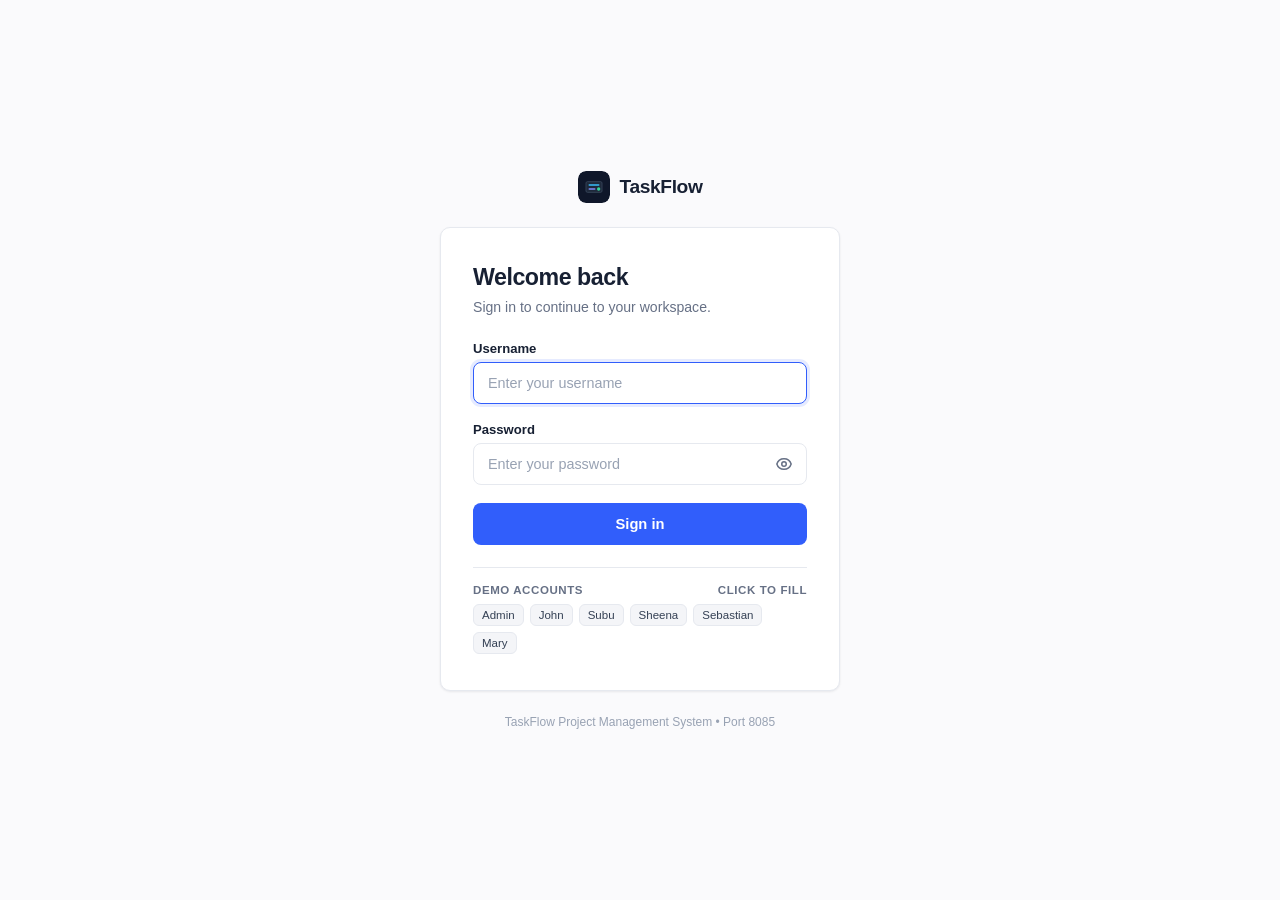
<file: src/frontend/tasks.html>
<!DOCTYPE html>
<html lang="en">
<head>
  <meta charset="UTF-8">
  <meta name="viewport" content="width=device-width, initial-scale=1.0">
  <title>Tasks Workspace — TaskFlow</title>
  <meta name="description" content="Centralized task management workspace with full CRUD, role enforcement, and search.">
  <link rel="stylesheet" href="css/style.css">
  <link rel="icon" type="image/svg+xml" href="assets/logo.svg">
  <style>
    .sortable-th {
      cursor: pointer;
      user-select: none;
      transition: background-color 0.15s ease, color 0.15s ease;
    }
    .sortable-th:hover {
      background-color: #f1f5f9 !important;
      color: var(--navy-900) !important;
    }
    .sortable-th.active-sort {
      color: var(--primary) !important;
    }
    .sort-indicator {
      display: inline-block;
      font-size: 0.72rem;
      color: var(--slate-400);
      line-height: 1;
      margin-left: 4px;
    }
    .sortable-th.active-sort .sort-indicator {
      color: var(--primary);
      font-weight: 700;
    }
  </style>
</head>
<body>

  <div class="app-container">
    <div id="sidebar-container"></div>

    <div class="app-main">
      <div id="header-container"></div>

      <main class="page-body">

        <!-- Action Bar: Search, Filters & Action Buttons -->
        <div class="card" style="margin-bottom: 20px; padding: 18px 24px;">
          <div style="display: flex; justify-content: space-between; align-items: center; gap: 16px; flex-wrap: wrap;">
            
            <!-- Search & Filters -->
            <div style="display: flex; align-items: center; gap: 12px; flex: 1; min-width: 280px; flex-wrap: wrap;">
              <div class="search-bar-wrapper">
                <svg class="search-icon" fill="none" stroke="currentColor" viewBox="0 0 24 24">
                  <path stroke-linecap="round" stroke-linejoin="round" stroke-width="2" d="M21 21l-6-6m2-5a7 7 0 11-14 0 7 7 0 0114 0z"/>
                </svg>
                <input type="text" id="task-search-input" class="form-input search-input" placeholder="Search tasks by ID, name, or member...">
              </div>

              <select id="filter-status" class="form-select" style="width: auto;">
                <option value="ALL">All Statuses</option>
                <option value="Pending">Pending</option>
                <option value="In Progress">In Progress</option>
                <option value="Completed">Completed</option>
              </select>

              <select id="filter-priority" class="form-select" style="width: auto;">
                <option value="ALL">All Priorities</option>
                <option value="High">High</option>
                <option value="Medium">Medium</option>
                <option value="Low">Low</option>
              </select>
            </div>

            <!-- Actions -->
            <div style="display: flex; align-items: center; gap: 10px;">
              <button id="btn-refresh-tasks" class="btn btn-secondary btn-sm" title="Reload from MySQL">
                <svg width="16" height="16" fill="none" stroke="currentColor" viewBox="0 0 24 24">
                  <path stroke-linecap="round" stroke-linejoin="round" stroke-width="2" d="M4 4v5h.582m15.356 2A8.001 8.001 0 004.582 9m0 0H9m11 11v-5h-.581m0 0a8.003 8.003 0 01-15.357-2m15.357 2H15"/>
                </svg>
                Refresh
              </button>
              <button id="btn-open-create-modal" class="btn btn-primary btn-sm" style="display: none;">
                <svg width="16" height="16" fill="none" stroke="currentColor" viewBox="0 0 24 24">
                  <path stroke-linecap="round" stroke-linejoin="round" stroke-width="2" d="M12 4v16m8-8H4"/>
                </svg>
                New Task
              </button>
            </div>
          </div>
        <!-- Custom Singly Linked List Representation Banner -->
        <div class="card" style="margin-bottom: 20px; background: linear-gradient(135deg, #f8fafc 0%, #f1f5f9 100%); border-left: 4px solid var(--primary);">
          <div style="display: flex; justify-content: space-between; align-items: center; flex-wrap: wrap; gap: 12px;">
            <div>
              <div style="display: flex; align-items: center; gap: 8px;">
                <span class="welcome-pill" style="background: rgba(99, 102, 241, 0.15); color: var(--primary); font-weight: 700; margin-bottom: 0;">Data Structure: Custom Singly Linked List</span>
                <span id="linked-list-node-count" style="font-size: 0.85rem; color: var(--slate-700); font-weight: 700;">12 Nodes Traversed</span>
              </div>
              <p style="font-size: 0.85rem; color: var(--slate-600); margin-top: 6px; margin-bottom: 0;">
                Task records are structured as a genuine Singly Linked List with explicit Node reference pointers (<code>head ➔ next ➔ null</code>) in Java memory. Creations append to the tail; deletions unlink nodes.
              </p>
            </div>
            <button id="btn-toggle-ll-visual" class="btn btn-secondary btn-sm" style="font-size: 0.8rem; background: #ffffff;">
              View Node Pointer Chain Diagram
            </button>
          </div>
          <div id="ll-visual-container" style="display: none; margin-top: 14px; padding-top: 12px; border-top: 1px dashed var(--slate-300);">
            <div style="font-size: 0.75rem; font-weight: 700; color: var(--slate-500); text-transform: uppercase; margin-bottom: 6px;">
              Live Node Reference Chain:
            </div>
            <div id="ll-chain-visual" style="font-family: monospace; font-size: 0.82rem; background: #0f172a; color: #38bdf8; padding: 12px 16px; border-radius: 6px; overflow-x: auto; white-space: pre-wrap; line-height: 1.6;">Loading pointer chain...</div>
          </div>
        </div>

        <!-- Tasks Table Card -->
        <div class="card">
          <div class="card-header">
            <div>
              <h3 class="card-title" id="tasks-table-title">Tasks</h3>
              <p class="card-subtitle" id="tasks-table-subtitle">Connected to MySQL database</p>
            </div>
            <div style="font-size: 0.82rem; color: var(--slate-500);">
              Showing <strong id="task-count-badge" style="color: var(--navy-900);">0</strong> tasks
            </div>
          </div>

          <div class="table-responsive">
            <table class="data-table">
              <thead>
                <tr>
                  <th class="sortable-th active-sort" data-sort="id" style="width: 100px;" title="Click to sort by Task ID">
                    <div style="display: flex; align-items: center; justify-content: space-between;">
                      <span>Task ID</span>
                      <span class="sort-indicator" id="sort-icon-id">▲</span>
                    </div>
                  </th>
                  <th class="sortable-th" data-sort="name" title="Click to sort by Task Name">
                    <div style="display: flex; align-items: center; justify-content: space-between;">
                      <span>Task Name</span>
                      <span class="sort-indicator" id="sort-icon-name">↕</span>
                    </div>
                  </th>
                  <th class="sortable-th" data-sort="member" style="width: 170px;" title="Click to sort by Assigned Member">
                    <div style="display: flex; align-items: center; justify-content: space-between;">
                      <span>Assigned Member</span>
                      <span class="sort-indicator" id="sort-icon-member">↕</span>
                    </div>
                  </th>
                  <th class="sortable-th" data-sort="priority" style="width: 120px;" title="Click to sort by Priority">
                    <div style="display: flex; align-items: center; justify-content: space-between;">
                      <span>Priority</span>
                      <span class="sort-indicator" id="sort-icon-priority">↕</span>
                    </div>
                  </th>
                  <th style="width: 140px;">Status</th>
                  <th style="width: 150px; text-align: right;">Actions</th>
                </tr>
              </thead>
              <tbody id="tasks-tbody">
                <!-- Dynamically populated -->
              </tbody>
            </table>
          </div>
        </div>

      </main>
    </div>
  </div>

  <!-- Create Task Modal (Admin Only) -->
  <div id="modal-create-task" class="modal-overlay">
    <div class="modal-dialog">
      <div class="modal-header">
        <h3 class="modal-title">Create New Task</h3>
        <button class="modal-close" id="btn-close-create-modal">&times;</button>
      </div>
      <form id="form-create-task">
        <div class="modal-body">
          <div class="input-group">
            <label class="input-label" for="new-task-id">Task ID (Unique Integer)</label>
            <input type="number" id="new-task-id" class="form-input" placeholder="e.g. 116" required min="1">
          </div>
          <div class="input-group">
            <div style="display: flex; justify-content: space-between; align-items: center; margin-bottom: 4px;">
              <label class="input-label" for="new-task-name" style="margin-bottom: 0;">Task Name / Description</label>
              <button type="button" id="btn-validate-name-brackets" class="btn btn-secondary btn-sm" style="padding: 2px 8px; font-size: 0.75rem;">Validate Description (Stack)</button>
            </div>
            <input type="text" id="new-task-name" class="form-input" placeholder="e.g. Prepare report (Phase 1 [Linked List])" required maxlength="150">
            <div id="bracket-validation-feedback" style="display: none; font-size: 0.8rem; margin-top: 6px; padding: 6px 10px; border-radius: 4px;"></div>
          </div>
          <div class="input-group">
            <label class="input-label" for="new-task-member">Assign To Team Member</label>
            <select id="new-task-member" class="form-select" required>
              <!-- Populated dynamically from team -->
            </select>
          </div>
          <div style="display: grid; grid-template-columns: 1fr 1fr; gap: 16px;">
            <div class="input-group">
              <label class="input-label" for="new-task-priority">Priority</label>
              <select id="new-task-priority" class="form-select">
                <option value="High">High</option>
                <option value="Medium" selected>Medium</option>
                <option value="Low">Low</option>
              </select>
            </div>
            <div class="input-group">
              <label class="input-label" for="new-task-status">Initial Status</label>
              <select id="new-task-status" class="form-select">
                <option value="Pending" selected>Pending</option>
                <option value="In Progress">In Progress</option>
                <option value="Completed">Completed</option>
              </select>
            </div>
          </div>
        </div>
        <div class="modal-footer">
          <button type="button" class="btn btn-secondary" id="btn-cancel-create">Cancel</button>
          <button type="submit" class="btn btn-primary" id="btn-save-task">Create Task</button>
        </div>
      </form>
    </div>
  </div>

  <!-- Edit Task Modal (Admin Only) -->
  <div id="modal-edit-task" class="modal-overlay">
    <div class="modal-dialog">
      <div class="modal-header">
        <h3 class="modal-title">Edit Task Details</h3>
        <button class="modal-close" id="btn-close-edit-modal">&times;</button>
      </div>
      <form id="form-edit-task">
        <input type="hidden" id="edit-task-id">
        <div class="modal-body">
          <div class="input-group">
            <label class="input-label">Task ID</label>
            <input type="text" id="edit-task-id-display" class="form-input" disabled style="background:#f1f5f9;">
          </div>
          <div class="input-group">
            <label class="input-label" for="edit-task-name">Task Name</label>
            <input type="text" id="edit-task-name" class="form-input" required maxlength="150">
          </div>
          <div class="input-group">
            <label class="input-label" for="edit-task-member">Assigned Member</label>
            <select id="edit-task-member" class="form-select" required>
              <!-- Populated dynamically -->
            </select>
          </div>
          <div style="display: grid; grid-template-columns: 1fr 1fr; gap: 16px;">
            <div class="input-group">
              <label class="input-label" for="edit-task-priority">Priority</label>
              <select id="edit-task-priority" class="form-select">
                <option value="High">High</option>
                <option value="Medium">Medium</option>
                <option value="Low">Low</option>
              </select>
            </div>
            <div class="input-group">
              <label class="input-label" for="edit-task-status">Status</label>
              <select id="edit-task-status" class="form-select">
                <option value="Pending">Pending</option>
                <option value="In Progress">In Progress</option>
                <option value="Completed">Completed</option>
              </select>
            </div>
          </div>
        </div>
        <div class="modal-footer">
          <button type="button" class="btn btn-secondary" id="btn-cancel-edit">Cancel</button>
          <button type="submit" class="btn btn-primary" id="btn-save-edit-task">Save Changes</button>
        </div>
      </form>
    </div>
  </div>

  <script src="js/api.js?v=4.0"></script>
  <script src="js/navbar.js?v=4.0"></script>
  <script>
    let allTasks = [];
    let teamMembers = [];
    let currentUser = null;
    let isAdmin = false;

    // Sorting state (default: Task ID ascending)
    let currentSortField = 'id';
    let currentSortOrder = 'asc'; // 'asc' or 'desc'

    document.addEventListener('DOMContentLoaded', async () => {
      // 1. Initial auth check
      let user = API.requireAuth();
      if (!user) return;

      // 2. Validate session against backend /api/auth/me to eliminate stale role in localStorage
      try {
        const freshUser = await API.syncCurrentUser();
        if (freshUser) {
          user = freshUser;
        }
      } catch (e) {
        console.warn('Could not sync user with backend:', e);
      }

      currentUser = user;
      isAdmin = currentUser.role && currentUser.role.toUpperCase() === 'ADMIN';

      renderAppLayout('tasks', isAdmin ? 'Organization Task Directory' : 'My Assigned Tasks Workspace', currentUser);

      if (isAdmin) {
        document.title = 'Tasks Workspace (Admin) — TaskFlow';
        document.getElementById('btn-open-create-modal').style.display = 'inline-flex';
        document.getElementById('tasks-table-title').textContent = 'All Organization Tasks';
        document.getElementById('tasks-table-subtitle').textContent = 'Complete view and management of team deliverables.';
        await loadTeamRoster();
      } else {
        document.title = 'My Tasks Workspace — TaskFlow';
        document.getElementById('btn-open-create-modal').style.display = 'none';
        document.getElementById('tasks-table-title').textContent = 'My Assigned Tasks';
        document.getElementById('tasks-table-subtitle').textContent = 'Tasks assigned to your user account. Update status using the dropdown controls.';
        document.getElementById('task-search-input').placeholder = 'Search my tasks by ID or name...';
      }

      await loadTasks();

      // Search & Filter event handlers
      document.getElementById('task-search-input').addEventListener('input', applyFilters);
      document.getElementById('filter-status').addEventListener('change', applyFilters);
      document.getElementById('filter-priority').addEventListener('change', applyFilters);
      document.getElementById('btn-refresh-tasks').addEventListener('click', async () => {
        const btn = document.getElementById('btn-refresh-tasks');
        btn.disabled = true;
        try {
          await loadTasks();
          API.showToast('Tasks reloaded from MySQL database', 'success');
        } catch (err) {
          API.showToast('Failed to refresh tasks: ' + err.message, 'error');
        } finally {
          btn.disabled = false;
        }
      });

      // Sortable Column Header Event Handlers
      document.querySelectorAll('.sortable-th').forEach(th => {
        th.addEventListener('click', () => {
          const field = th.getAttribute('data-sort');
          if (currentSortField === field) {
            currentSortOrder = currentSortOrder === 'asc' ? 'desc' : 'asc';
          } else {
            currentSortField = field;
            currentSortOrder = 'asc';
          }
          applyFilters();
        });
      });

      // Modal Triggers
      setupModals();
    });

    async function loadTeamRoster() {
      try {
        const team = await API.getTeamMembers();
        teamMembers = team || [];
        const memberSelect = document.getElementById('new-task-member');
        const editMemberSelect = document.getElementById('edit-task-member');

        const options = teamMembers.map(m =>
          `<option value="${escapeHtml(m.assignedMemberName || m.displayName || m.username)}">${escapeHtml(m.displayName || m.username)} (${escapeHtml(m.username)})</option>`
        ).join('');

        memberSelect.innerHTML = options;
        editMemberSelect.innerHTML = options;
      } catch (e) {
        console.warn('Could not load team roster for select dropdown:', e);
      }
    }

    async function loadTasks() {
      try {
        allTasks = await API.getTasks();
        applyFilters();
        await updateLinkedListVisual();
      } catch (err) {
        API.showToast('Failed to load tasks: ' + err.message, 'error');
      }
    }

    async function updateLinkedListVisual() {
      try {
        const res = await API.traverseLinkedList();
        const countEl = document.getElementById('linked-list-node-count');
        const visualEl = document.getElementById('ll-chain-visual');
        if (countEl) {
          countEl.textContent = isAdmin
            ? `${res.totalNodes} Nodes Traversed`
            : `${res.totalNodes} Nodes (Your Tasks)`;
        }
        if (visualEl) visualEl.textContent = res.visual || '[HEAD] -> NULL';
      } catch (err) {
        console.warn('Could not update linked list visual:', err);
      }
    }

    /**
     * Genuine Insertion Sort Algorithm
     * Incremental O(N^2) sorting that performs in-place element comparisons and shifts
     * on a shallow copy of the task array. Does NOT use native JS array sorting methods.
     *
     * @param {Array} list - Array of task objects
     * @param {string} field - 'id' | 'name' | 'member' | 'priority'
     * @param {string} order - 'asc' | 'desc'
     * @returns {Array} New sorted array of tasks
     */
    function insertionSortTasks(list, field, order) {
      if (!list || list.length <= 1) return list ? [...list] : [];

      const arr = [...list];
      const isAsc = order === 'asc';

      for (let i = 1; i < arr.length; i++) {
        const key = arr[i];
        let j = i - 1;

        while (j >= 0 && compareTasks(arr[j], key, field, isAsc) > 0) {
          arr[j + 1] = arr[j]; // Shift element right
          j--;
        }
        arr[j + 1] = key; // Insert key in sorted position
      }

      return arr;
    }

    /**
     * Comparator for task fields
     * Returns positive if a > b (for asc) or a < b (for desc)
     */
    function compareTasks(a, b, field, isAsc) {
      let cmp = 0;
      if (field === 'id') {
        const idA = Number(a.id) || 0;
        const idB = Number(b.id) || 0;
        cmp = idA - idB;
      } else if (field === 'name') {
        const nameA = (a.name || '').trim().toLowerCase();
        const nameB = (b.name || '').trim().toLowerCase();
        cmp = nameA.localeCompare(nameB);
      } else if (field === 'member') {
        const memberA = (a.member || '').trim().toLowerCase();
        const memberB = (b.member || '').trim().toLowerCase();
        cmp = memberA.localeCompare(memberB);
      } else if (field === 'priority') {
        // Priority Rank: High = 1, Medium = 2, Low = 3
        const rank = (p) => {
          const pl = (p || '').toLowerCase();
          if (pl.startsWith('h')) return 1;
          if (pl.startsWith('m')) return 2;
          return 3;
        };
        cmp = rank(a.priority) - rank(b.priority);
      }

      return isAsc ? cmp : -cmp;
    }

    /**
     * Updates visual sorting indicators (▲ / ▼ / ↕) on table headers
     */
    function updateSortIndicators() {
      const fields = ['id', 'name', 'member', 'priority'];
      fields.forEach(f => {
        const th = document.querySelector(`.sortable-th[data-sort="${f}"]`);
        const icon = document.getElementById(`sort-icon-${f}`);
        if (!th || !icon) return;

        if (currentSortField === f) {
          th.classList.add('active-sort');
          icon.textContent = currentSortOrder === 'asc' ? '▲' : '▼';
        } else {
          th.classList.remove('active-sort');
          icon.textContent = '↕';
        }
      });
    }

    function applyFilters() {
      const query = (document.getElementById('task-search-input').value || '').trim().toLowerCase();
      const statusFilter = document.getElementById('filter-status').value;
      const priorityFilter = document.getElementById('filter-priority').value;

      // 1. Multi-field filtering across authorized tasks
      let filtered = allTasks.filter(t => {
        // Query match across ID, name, and assigned member
        const matchesQuery = !query ||
          (t.id && String(t.id).includes(query)) ||
          (t.name && t.name.toLowerCase().includes(query)) ||
          (t.member && t.member.toLowerCase().includes(query));

        // Status match
        const matchesStatus = statusFilter === 'ALL' || (t.status || '').toLowerCase() === statusFilter.toLowerCase();

        // Priority match
        const matchesPriority = priorityFilter === 'ALL' || (t.priority || '').toLowerCase() === priorityFilter.toLowerCase();

        return matchesQuery && matchesStatus && matchesPriority;
      });

      // 2. Genuine Insertion Sort applied on the filtered subset without mutating original records
      const sorted = insertionSortTasks(filtered, currentSortField, currentSortOrder);

      // 3. Render table and update indicators
      renderTable(sorted);
      updateSortIndicators();
    }

    function renderTable(tasks) {
      const tbody = document.getElementById('tasks-tbody');
      document.getElementById('task-count-badge').textContent = tasks.length;

      if (!tasks || tasks.length === 0) {
        tbody.innerHTML = `
          <tr>
            <td colspan="6" style="text-align: center; padding: 48px 24px;">
              <img src="assets/empty-state.svg" alt="No Tasks" style="width: 140px; margin-bottom: 8px;">
              <p style="color: var(--slate-500); font-size: 0.9rem;">No tasks match the selected criteria.</p>
            </td>
          </tr>
        `;
        return;
      }

      tbody.innerHTML = tasks.map(t => {
        const isCompleted = (t.status || '').toLowerCase() === 'completed';
        const isInProgress = (t.status || '').toLowerCase().includes('prog');

        return `
          <tr>
            <td><strong style="color: var(--navy-900); font-family: var(--font-mono);">#${t.id}</strong></td>
            <td>
              <div style="font-weight: 600; color: var(--navy-900);">${escapeHtml(t.name)}</div>
            </td>
            <td>
              <span style="display: inline-flex; align-items: center; gap: 6px; font-size: 0.85rem; color: var(--navy-800);">
                <span style="width: 8px; height: 8px; border-radius: 50%; background: var(--lavender);"></span>
                ${escapeHtml(t.member)}
              </span>
            </td>
            <td><span class="priority-pill ${getPriorityClass(t.priority)}">${escapeHtml(t.priority)}</span></td>
            <td>
              <select class="form-select btn-sm select-status-change" data-id="${t.id}" style="padding: 4px 8px; font-size: 0.78rem; font-weight: 600; width: auto;">
                <option value="Pending" ${(t.status || '').toLowerCase() === 'pending' ? 'selected' : ''}>Pending</option>
                <option value="In Progress" ${(t.status || '').toLowerCase().includes('prog') ? 'selected' : ''}>In Progress</option>
                <option value="Completed" ${(t.status || '').toLowerCase() === 'completed' ? 'selected' : ''}>Completed</option>
              </select>
            </td>
            <td style="text-align: right;">
              <div style="display: flex; gap: 6px; justify-content: flex-end;">
                ${isAdmin ? `
                  <button class="btn btn-secondary btn-sm btn-edit-task" data-id="${t.id}" title="Edit Task Details">
                    <svg width="14" height="14" fill="none" stroke="currentColor" viewBox="0 0 24 24">
                      <path stroke-linecap="round" stroke-linejoin="round" stroke-width="2" d="M15.232 5.232l3.536 3.536m-2.036-5.036a2.5 2.5 0 113.536 3.536L6.5 21.036H3v-3.572L16.732 3.732z"/>
                    </svg>
                  </button>
                  <button class="btn btn-danger btn-sm btn-delete-task" data-id="${t.id}" data-name="${escapeHtml(t.name)}" title="Delete Task">
                    <svg width="14" height="14" fill="none" stroke="currentColor" viewBox="0 0 24 24">
                      <path stroke-linecap="round" stroke-linejoin="round" stroke-width="2" d="M19 7l-.867 12.142A2 2 0 0116.138 21H7.862a2 2 0 01-1.995-1.858L5 7m5 4v6m4-6v6m1-10V4a1 1 0 00-1-1h-4a1 1 0 00-1 1v3M4 7h16"/>
                    </svg>
                  </button>
                ` : `
                  ${!isCompleted ? `
                    <button class="btn btn-success btn-sm btn-complete-own" data-id="${t.id}">Done</button>
                  ` : `
                    <span style="font-size: 0.78rem; color: #059669; font-weight: 600;">✓ Done</span>
                  `}
                `}
              </div>
            </td>
          </tr>
        `;
      }).join('');

      // Status change dropdown handler
      document.querySelectorAll('.select-status-change').forEach(sel => {
        sel.addEventListener('change', async (e) => {
          const taskId = e.target.getAttribute('data-id');
          const newStatus = e.target.value;
          try {
            await API.updateTaskStatus(taskId, newStatus);
            API.showToast(`Task #${taskId} updated to ${newStatus}`, 'success');
            await loadTasks();
          } catch (err) {
            API.showToast(err.message, 'error');
            await loadTasks();
          }
        });
      });

      // Member complete button handler
      document.querySelectorAll('.btn-complete-own').forEach(btn => {
        btn.addEventListener('click', async (e) => {
          const taskId = e.currentTarget.getAttribute('data-id');
          try {
            await API.completeTask(taskId);
            API.showToast(`Task #${taskId} marked completed!`, 'success');
            await loadTasks();
          } catch (err) {
            API.showToast(err.message, 'error');
          }
        });
      });

      // Admin edit & delete handlers
      if (isAdmin) {
        document.querySelectorAll('.btn-edit-task').forEach(btn => {
          btn.addEventListener('click', (e) => {
            const taskId = e.currentTarget.getAttribute('data-id');
            const task = allTasks.find(t => String(t.id) === String(taskId));
            if (task) openEditModal(task);
          });
        });

        document.querySelectorAll('.btn-delete-task').forEach(btn => {
          btn.addEventListener('click', async (e) => {
            const taskId = e.currentTarget.getAttribute('data-id');
            const taskName = e.currentTarget.getAttribute('data-name');
            if (confirm(`Are you sure you want to delete Task #${taskId} ("${taskName}") from MySQL?`)) {
              try {
                await API.deleteTask(taskId);
                API.showToast(`Task #${taskId} deleted successfully`, 'success');
                await loadTasks();
              } catch (err) {
                API.showToast(err.message, 'error');
              }
            }
          });
        });
      }
    }

    function setupModals() {
      const createModal = document.getElementById('modal-create-task');
      const editModal = document.getElementById('modal-edit-task');

      if (!isAdmin) {
        if (createModal) createModal.remove();
        if (editModal) editModal.remove();
        return;
      }

      const openCreateBtn = document.getElementById('btn-open-create-modal');
      if (openCreateBtn) {
        openCreateBtn.addEventListener('click', () => {
          // Suggest next available ID
          const maxId = allTasks.reduce((max, t) => (t.id > max ? t.id : max), 115);
          document.getElementById('new-task-id').value = maxId + 1;
          createModal.classList.add('active');
        });
      }

      document.getElementById('btn-close-create-modal').addEventListener('click', () => createModal.classList.remove('active'));
      document.getElementById('btn-cancel-create').addEventListener('click', () => createModal.classList.remove('active'));

      document.getElementById('btn-close-edit-modal').addEventListener('click', () => editModal.classList.remove('active'));
      document.getElementById('btn-cancel-edit').addEventListener('click', () => editModal.classList.remove('active'));

      const toggleVisualBtn = document.getElementById('btn-toggle-ll-visual');
      const visualContainer = document.getElementById('ll-visual-container');
      if (toggleVisualBtn && visualContainer) {
        toggleVisualBtn.addEventListener('click', () => {
          const isHidden = visualContainer.style.display === 'none';
          visualContainer.style.display = isHidden ? 'block' : 'none';
          toggleVisualBtn.textContent = isHidden ? 'Hide Pointer Chain Diagram' : 'View Node Pointer Chain Diagram';
        });
      }

      const taskNameInput = document.getElementById('new-task-name');
      const validateBracketsBtn = document.getElementById('btn-validate-name-brackets');
      const bracketFeedback = document.getElementById('bracket-validation-feedback');

      async function validateTaskNameBrackets(showAlert = false) {
        if (!taskNameInput || !bracketFeedback) return true;
        const text = (taskNameInput.value || '').trim();
        if (!text) {
          bracketFeedback.style.display = 'none';
          return true;
        }
        try {
          const res = await API.checkBrackets(text);
          bracketFeedback.style.display = 'block';
          if (res.balanced) {
            const hasBrackets = /[(){}[\]]/.test(text);
            bracketFeedback.style.background = '#ecfdf5';
            bracketFeedback.style.color = '#065f46';
            bracketFeedback.style.border = '1px solid #a7f3d0';
            bracketFeedback.innerHTML = hasBrackets
              ? `<strong>✓ Balanced:</strong> Parentheses, brackets, and braces correctly paired using Linked-List Stack.`
              : `<strong>✓ Valid:</strong> Plain description without brackets.`;
            return true;
          } else {
            bracketFeedback.style.background = '#fef2f2';
            bracketFeedback.style.color = '#991b1b';
            bracketFeedback.style.border = '1px solid #fecaca';
            const detail = res.errorDetail || res.message || 'Mismatched or unclosed brackets detected.';
            bracketFeedback.innerHTML = `<strong>✗ Bracket Syntax Error:</strong> ${escapeHtml(detail)}`;
            if (showAlert) {
              API.showToast('Please fix bracket syntax: ' + detail, 'error');
            }
            return false;
          }
        } catch (e) {
          console.warn('Bracket validation failed:', e);
          return true;
        }
      }

      if (validateBracketsBtn) {
        validateBracketsBtn.addEventListener('click', () => validateTaskNameBrackets(true));
      }
      if (taskNameInput) {
        taskNameInput.addEventListener('blur', () => validateTaskNameBrackets(false));
      }

      // Create Task Submit
      document.getElementById('form-create-task').addEventListener('submit', async (e) => {
        e.preventDefault();
        const id = document.getElementById('new-task-id').value;
        const name = document.getElementById('new-task-name').value.trim();
        const member = document.getElementById('new-task-member').value;
        const priority = document.getElementById('new-task-priority').value;
        const status = document.getElementById('new-task-status').value;

        // Verify bracket syntax using custom linked-list stack
        const isValid = await validateTaskNameBrackets(true);
        if (!isValid) return;

        try {
          await API.createTask(id, name, member, priority, status);
          API.showToast(`Task #${id} created successfully and added to Linked List!`, 'success');
          createModal.classList.remove('active');
          document.getElementById('form-create-task').reset();
          if (bracketFeedback) bracketFeedback.style.display = 'none';
          await loadTasks();
        } catch (err) {
          API.showToast(err.message, 'error');
        }
      });

      // Edit Task Submit
      document.getElementById('form-edit-task').addEventListener('submit', async (e) => {
        e.preventDefault();
        const id = document.getElementById('edit-task-id').value;
        const name = document.getElementById('edit-task-name').value.trim();
        const member = document.getElementById('edit-task-member').value;
        const priority = document.getElementById('edit-task-priority').value;
        const status = document.getElementById('edit-task-status').value;

        try {
          await API.editTask(id, name, member, priority, status);
          API.showToast(`Task #${id} updated successfully!`, 'success');
          editModal.classList.remove('active');
          await loadTasks();
        } catch (err) {
          API.showToast(err.message, 'error');
        }
      });
    }

    function openEditModal(task) {
      document.getElementById('edit-task-id').value = task.id;
      document.getElementById('edit-task-id-display').value = '#' + task.id;
      document.getElementById('edit-task-name').value = task.name || '';
      document.getElementById('edit-task-priority').value = task.priority || 'Medium';
      document.getElementById('edit-task-status').value = task.status || 'Pending';

      // Select member
      const memberSelect = document.getElementById('edit-task-member');
      if (task.member) {
        let matched = false;
        for (let opt of memberSelect.options) {
          if (opt.value.toLowerCase() === task.member.toLowerCase()) {
            opt.selected = true;
            matched = true;
            break;
          }
        }
        if (!matched) {
          const newOpt = new Option(task.member, task.member, true, true);
          memberSelect.add(newOpt);
        }
      }

      document.getElementById('modal-edit-task').classList.add('active');
    }

    function getPriorityClass(p) {
      if (!p) return 'medium';
      const pl = p.toLowerCase();
      if (pl.startsWith('h')) return 'high';
      if (pl.startsWith('l')) return 'low';
      return 'medium';
    }

    function escapeHtml(str) {
      if (!str) return '';
      return String(str)
        .replace(/&/g, '&amp;')
        .replace(/</g, '&lt;')
        .replace(/>/g, '&gt;')
        .replace(/"/g, '&quot;')
        .replace(/'/g, '&#39;');
    }
  </script>
</body>
</html>
</file>
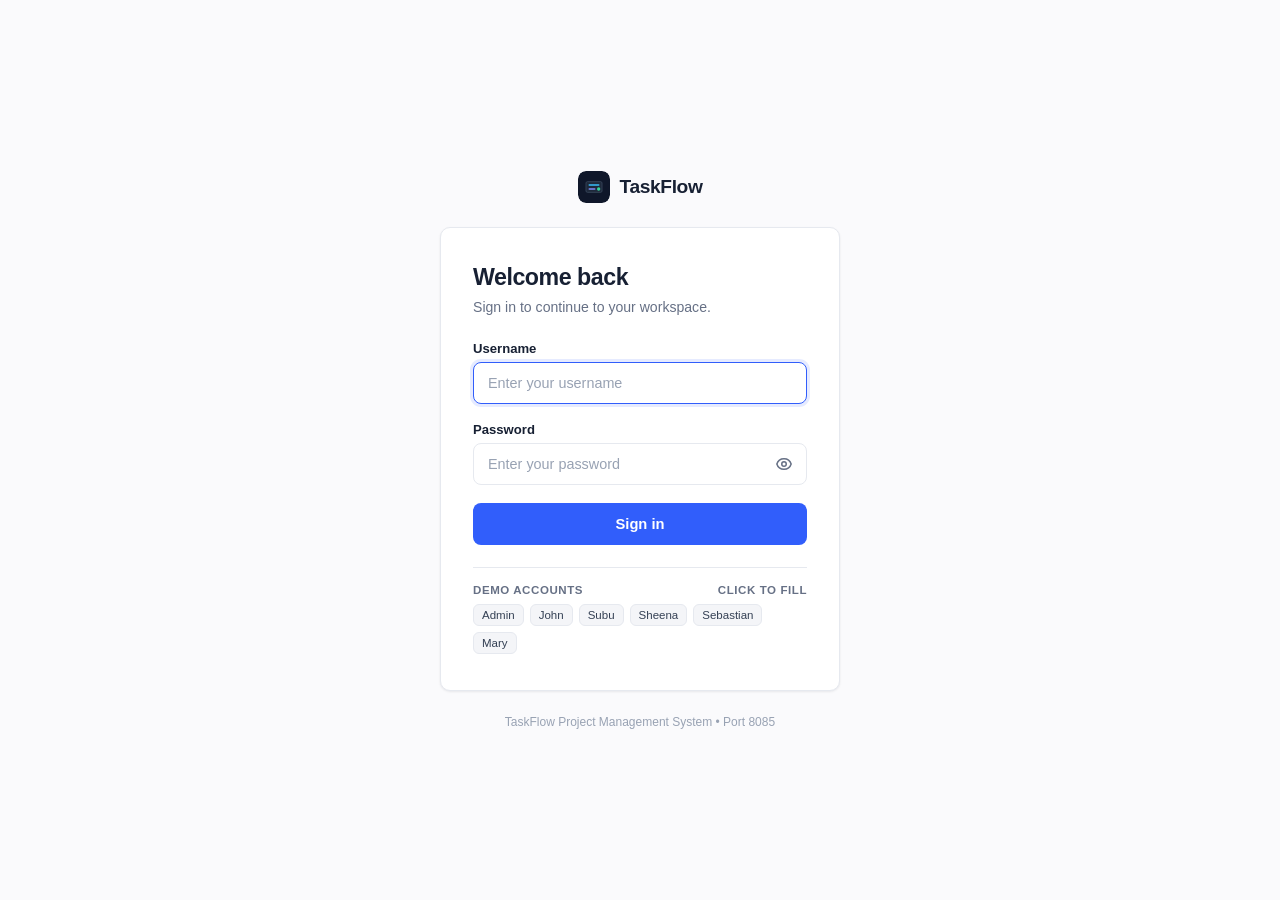
<file: src/frontend/team.html>
<!DOCTYPE html>
<html lang="en">
<head>
  <meta charset="UTF-8">
  <meta name="viewport" content="width=device-width, initial-scale=1.0">
  <title>Team Directory — TaskFlow</title>
  <meta name="description" content="Team directory and workload roster for TaskFlow project members.">
  <link rel="stylesheet" href="css/style.css">
  <link rel="icon" type="image/svg+xml" href="assets/logo.svg">
</head>
<body>

  <div class="app-container">
    <div id="sidebar-container"></div>

    <div class="app-main">
      <div id="header-container"></div>

      <main class="page-body">

        <!-- Banner -->
        <div class="card" style="background: linear-gradient(135deg, #f8fafc 0%, #eef2f6 100%); border-color: #cbd5e1; margin-bottom: 24px;">
          <div style="display: flex; justify-content: space-between; align-items: center; flex-wrap: wrap; gap: 16px;">
            <div>
              <span class="welcome-pill" style="background: #e0e7ff; color: #3730a3;">Organization Roster</span>
              <h2 style="font-size: 1.4rem; font-weight: 800; color: var(--navy-900); margin-top: 6px;">Team Collaboration Directory</h2>
              <p style="font-size: 0.88rem; color: var(--slate-600); max-width: 600px; margin-top: 4px;">
                Predefined role-based member accounts mapped to existing tasks in the MySQL database.
              </p>
            </div>
            <div style="text-align: right;">
              <span style="font-size: 0.8rem; color: var(--slate-500); display: block;">Total Team Members</span>
              <strong id="total-team-count" style="font-size: 1.6rem; color: var(--navy-900);">-</strong>
            </div>
          </div>
        </div>

        <!-- Team Members Grid -->
        <div id="team-grid" style="display: grid; grid-template-columns: repeat(auto-fill, minmax(280px, 1fr)); gap: 20px;">
          <!-- Dynamically populated -->
        </div>

      </main>
    </div>
  </div>

  <script src="js/api.js?v=4.0"></script>
  <script src="js/navbar.js?v=4.0"></script>
  <script>
    document.addEventListener('DOMContentLoaded', async () => {
      let user = API.requireAuth();
      if (!user) return;

      try {
        const freshUser = await API.syncCurrentUser();
        if (freshUser) user = freshUser;
      } catch (e) {}

      renderAppLayout('team', 'Team Collaboration Directory', user);

      try {
        const [teamMembers, allTasks] = await Promise.all([
          API.getTeamMembers(),
          API.getTasks()
        ]);

        document.getElementById('total-team-count').textContent = teamMembers.length;

        const isAdmin = user.role && user.role.toUpperCase() === 'ADMIN';
        const currentUsername = (user.username || '').toLowerCase();

        // Map task count per member
        const taskCounts = {};
        allTasks.forEach(t => {
          const m = (t.member || '').toLowerCase();
          taskCounts[m] = (taskCounts[m] || 0) + 1;
        });

        const grid = document.getElementById('team-grid');
        grid.innerHTML = teamMembers.map(m => {
          const nameLower = (m.assignedMemberName || m.displayName || m.username).toLowerCase();
          const count = taskCounts[nameLower] || taskCounts[m.username.toLowerCase()] || 0;
          const initials = (m.displayName || m.username).substring(0, 2).toUpperCase();
          const isSelf = (m.username || '').toLowerCase() === currentUsername;
          const taskDisplay = isAdmin ? count : (isSelf ? count : 'Restricted');

          return `
            <div class="card" style="margin-bottom: 0; display: flex; flex-direction: column; justify-content: space-between;">
              <div>
                <div style="display: flex; align-items: center; justify-content: space-between; margin-bottom: 16px;">
                  <div class="user-avatar-circle" style="width: 44px; height: 44px; font-size: 1rem;">${initials}</div>
                  <span class="role-badge member">${escapeHtml(m.role)}</span>
                </div>
                <h4 style="font-size: 1.05rem; font-weight: 700; color: var(--navy-900);">${escapeHtml(m.displayName || m.username)}</h4>
                <div style="font-size: 0.8rem; color: var(--slate-500); font-family: var(--font-mono); margin-top: 2px;">@${escapeHtml(m.username)}</div>
                
                <div style="margin-top: 16px; padding: 12px; background: var(--slate-50); border-radius: 8px; border: 1px solid var(--slate-200);">
                  <div style="display: flex; justify-content: space-between; font-size: 0.8rem; color: var(--slate-600); margin-bottom: 4px;">
                    <span>Assigned Tasks</span>
                    <strong style="color: var(--navy-900);">${taskDisplay}</strong>
                  </div>
                  <div style="display: flex; justify-content: space-between; font-size: 0.8rem; color: var(--slate-600);">
                    <span>Account Status</span>
                    <span style="color: #059669; font-weight: 600;">● Active</span>
                  </div>
                </div>
              </div>

              <div style="margin-top: 18px; padding-top: 14px; border-top: 1px solid var(--slate-200); display: flex; justify-content: space-between; align-items: center;">
                <span style="font-size: 0.75rem; color: var(--slate-400);">Mapped in MySQL</span>
                <a href="tasks.html" class="btn btn-secondary btn-sm" style="padding: 4px 10px; font-size: 0.75rem;">${isSelf ? 'My Tasks' : (isAdmin ? 'View Tasks' : 'Workspace')}</a>
              </div>
            </div>
          `;
        }).join('');

      } catch (err) {
        API.showToast('Failed to load team directory: ' + err.message, 'error');
      }
    });

    function escapeHtml(str) {
      if (!str) return '';
      return String(str)
        .replace(/&/g, '&amp;')
        .replace(/</g, '&lt;')
        .replace(/>/g, '&gt;')
        .replace(/"/g, '&quot;')
        .replace(/'/g, '&#39;');
    }
  </script>
</body>
</html>
</file>
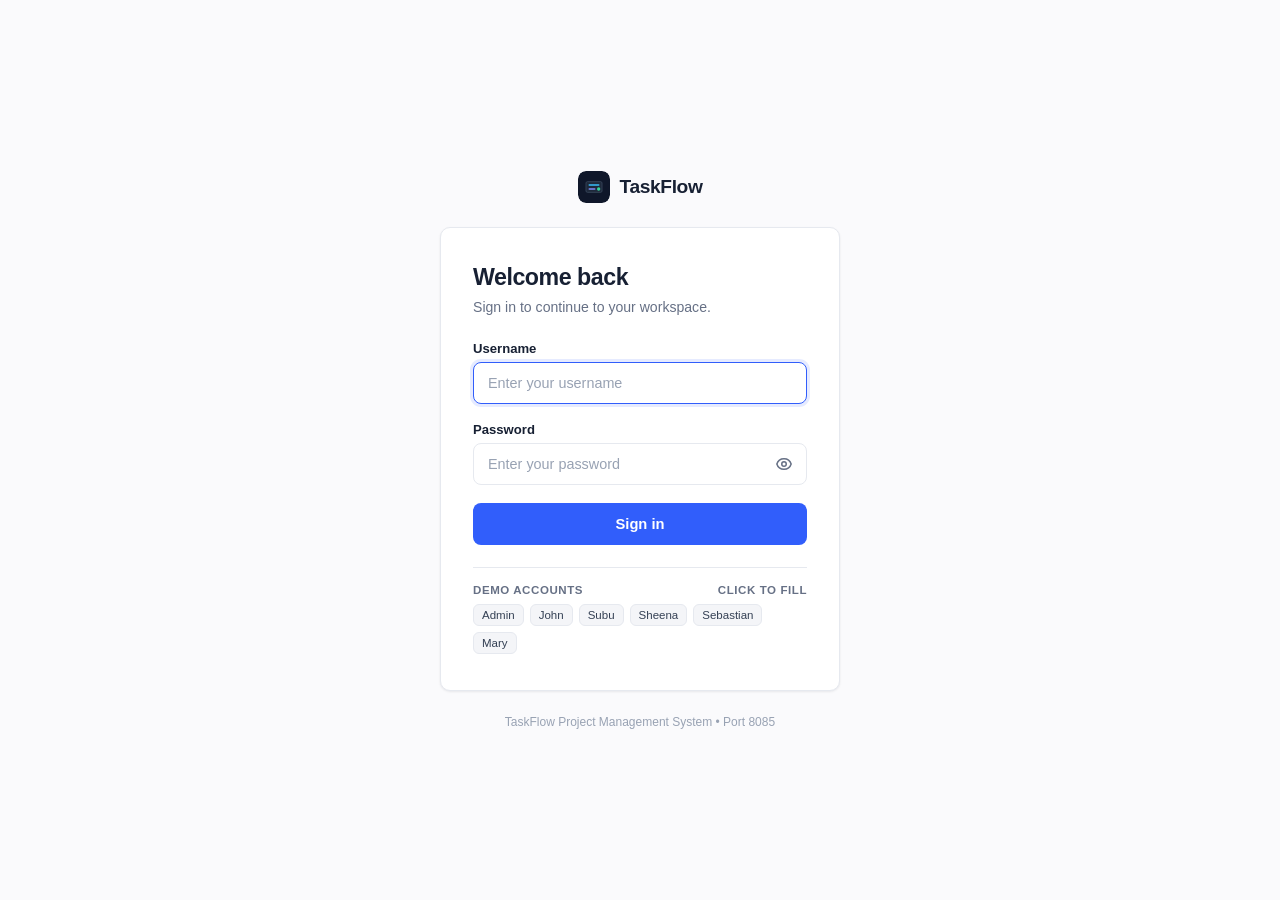
<file: src/frontend/user-tree.html>
<!DOCTYPE html>
<html lang="en">
<head>
  <meta charset="UTF-8">
  <meta name="viewport" content="width=device-width, initial-scale=1.0">
  <title>User Tree &amp; Binary Search Tree (BST) — TaskFlow</title>
  <meta name="description" content="Dynamic Binary Search Tree organizing TaskFlow users by unique User ID with visual hierarchy, traversals, and O(log n) search.">
  <link rel="stylesheet" href="css/style.css">
  <link rel="icon" type="image/svg+xml" href="assets/logo.svg">
  <script src="js/api.js?v=4.5"></script>
  <script>
    // Immediate pre-render access guard: User Tree & BST is strictly Admin-only
    const immediateUser = (window.API || API).getUser();
    if (!immediateUser || !immediateUser.role || immediateUser.role.toUpperCase() !== 'ADMIN') {
      window.location.replace('dashboard.html?error=forbidden');
    }
  </script>
  <style>
    .tree-viewport-container {
      background: #0f172a;
      border-radius: var(--radius-md);
      overflow: hidden;
      display: flex;
      justify-content: center;
      align-items: center;
      padding: 16px 12px;
      position: relative;
      border: 1px solid #1e293b;
      box-shadow: inset 0 2px 10px rgba(0, 0, 0, 0.4);
    }
    .tree-svg {
      display: block;
      width: 100%;
      height: auto;
      max-width: 1012px;
      max-height: 420px;
      margin: 0 auto;
    }
    .tree-node circle {
      stroke-width: 1.75px;
      transition: all 0.25s ease;
      cursor: pointer;
    }
    .tree-node text {
      font-family: var(--font-sans);
      text-anchor: middle;
      dominant-baseline: central;
      pointer-events: none;
      user-select: none;
    }
    .tree-node.highlight circle {
      stroke: #f59e0b !important;
      stroke-width: 3px !important;
      filter: drop-shadow(0 0 8px #f59e0b);
    }
    .tree-node.match circle {
      stroke: #10b981 !important;
      stroke-width: 3.5px !important;
      filter: drop-shadow(0 0 10px #10b981);
    }
    .tree-edge {
      stroke: #334155;
      stroke-width: 1.5px;
      stroke-linecap: round;
      transition: all 0.25s ease;
    }
    .tree-edge.highlight {
      stroke: #f59e0b !important;
      stroke-width: 2.75px !important;
    }
    .traversal-pill {
      display: inline-flex;
      align-items: center;
      gap: 6px;
      padding: 6px 12px;
      border-radius: 9999px;
      background: #f1f5f9;
      border: 1px solid #cbd5e1;
      font-size: 0.8rem;
      font-weight: 600;
      color: var(--navy-900);
      margin: 4px;
      transition: all 0.2s ease;
    }
    .traversal-pill.role-admin {
      border-color: #fde047;
      background: #fefce8;
      color: #854d0e;
    }
    .traversal-pill.role-member {
      border-color: #bfdbfe;
      background: #eff6ff;
      color: #1e40af;
    }
    .traversal-pill:hover {
      transform: translateY(-1px);
      box-shadow: 0 2px 6px rgba(0,0,0,0.06);
    }
    .trace-item {
      padding: 8px 12px;
      border-left: 3px solid #cbd5e1;
      background: #f8fafc;
      margin-bottom: 6px;
      border-radius: 0 4px 4px 0;
      font-family: var(--font-mono);
      font-size: 0.82rem;
      line-height: 1.5;
    }
    .trace-item.match {
      border-left-color: #10b981;
      background: #ecfdf5;
      color: #065f46;
      font-weight: 700;
    }
    .trace-item.left {
      border-left-color: #3b82f6;
      background: #eff6ff;
      color: #1e40af;
    }
    .trace-item.right {
      border-left-color: #8b5cf6;
      background: #f5f3ff;
      color: #5b21b6;
    }
    .trace-item.fail {
      border-left-color: #ef4444;
      background: #fef2f2;
      color: #991b1b;
    }
  </style>
</head>
<body>

  <div class="app-container">
    <div id="sidebar-container"></div>

    <div class="app-main">
      <div id="header-container"></div>

      <main class="page-body">

        <!-- Hero Explanation Banner -->
        <div class="card" style="background: linear-gradient(135deg, #0f172a 0%, #1e293b 100%); color: #ffffff; margin-bottom: 24px; position: relative; overflow: hidden;">
          <div style="display: flex; justify-content: space-between; align-items: center; flex-wrap: wrap; gap: 20px;">
            <div style="max-width: 660px; position: relative; z-index: 2;">
              <span class="welcome-pill" style="background: rgba(99, 102, 241, 0.25); color: #c7d2fe;">Phase 2.1: Non-Linear Hierarchical Structures</span>
              <h1 style="font-size: 1.6rem; font-weight: 800; letter-spacing: -0.02em; margin-bottom: 6px;">
                User Tree &amp; Balanced Binary Search Tree (BST)
              </h1>
              <p style="font-size: 0.9rem; color: #cbd5e1; line-height: 1.6;">
                TaskFlow user accounts organized hierarchically by unique <strong>User ID</strong> in a <strong>Height-Balanced Binary Search Tree</strong> (Median Partitioning). Maintains optimal $O(\log N)$ search paths ($\le 5$ levels for 17 users), visual node hierarchy, and Inorder, Preorder, and Postorder traversals.
              </p>
            </div>
            <div style="display: flex; gap: 14px; flex-wrap: wrap; position: relative; z-index: 2;">
              <div style="background: rgba(255, 255, 255, 0.08); padding: 14px 20px; border-radius: var(--radius-md); text-align: center; border: 1px solid rgba(255,255,255,0.12);">
                <div style="font-size: 0.75rem; text-transform: uppercase; color: #94a3b8; font-weight: 700; letter-spacing: 0.05em;">Total Users</div>
                <div id="stat-tree-users" style="font-size: 1.8rem; font-weight: 800; color: #ffffff;">0</div>
                <span style="font-size: 0.72rem; color: #94a3b8; display: block;">Active in tree</span>
              </div>
              <div style="background: rgba(255, 255, 255, 0.08); padding: 14px 20px; border-radius: var(--radius-md); text-align: center; border: 1px solid rgba(255,255,255,0.12);">
                <div style="font-size: 0.75rem; text-transform: uppercase; color: #94a3b8; font-weight: 700; letter-spacing: 0.05em;">Tree Height</div>
                <div id="stat-tree-height" style="font-size: 1.8rem; font-weight: 800; color: #38bdf8;">0</div>
                <span style="font-size: 0.72rem; color: #7dd3fc; display: block;">Optimal O(log N)</span>
              </div>
              <div style="background: rgba(255, 255, 255, 0.08); padding: 14px 20px; border-radius: var(--radius-md); text-align: center; border: 1px solid rgba(255,255,255,0.12);">
                <div style="font-size: 0.75rem; text-transform: uppercase; color: #94a3b8; font-weight: 700; letter-spacing: 0.05em;">Leaf Nodes</div>
                <div id="stat-tree-leaves" style="font-size: 1.8rem; font-weight: 800; color: #34d399;">0</div>
                <span style="font-size: 0.72rem; color: #6ee7b7; display: block;">Balanced spread</span>
              </div>
            </div>
          </div>
        </div>

        <!-- Operations Row: Search & Traversals -->
        <div style="display: grid; grid-template-columns: 1fr 1.2fr; gap: 24px; margin-bottom: 24px;">

          <!-- Card 1: BST Search Panel -->
          <div class="card">
            <div class="card-header">
              <div>
                <h3 class="card-title">BST User Search with Decision Path</h3>
                <p class="card-subtitle">Key comparison walk from root to target ($O(\log N)$ average complexity)</p>
              </div>
              <span class="complexity-tag">O(log N)</span>
            </div>

            <div style="display: flex; gap: 10px; margin-bottom: 16px;">
              <input type="number" id="input-search-id" class="form-input" placeholder="Enter User ID (e.g. 4, 8, 12)" min="1" style="max-width: 220px;" value="4">
              <button id="btn-search-user" class="btn btn-primary btn-sm" style="display: inline-flex; align-items: center; gap: 6px;">
                <svg width="15" height="15" fill="none" stroke="currentColor" viewBox="0 0 24 24">
                  <path stroke-linecap="round" stroke-linejoin="round" stroke-width="2" d="M21 21l-6-6m2-5a7 7 0 11-14 0 7 7 0 0114 0z"/>
                </svg>
                Search BST
              </button>
              <button id="btn-reset-tree" class="btn btn-secondary btn-sm" title="Clear highlights">Reset View</button>
            </div>

            <!-- Search Result Callout -->
            <div id="search-result-box" style="display: none; padding: 14px; border-radius: var(--radius-md); margin-bottom: 14px;">
              <div style="display: flex; justify-content: space-between; align-items: center; margin-bottom: 6px;">
                <strong id="search-result-title" style="font-size: 0.95rem;">-</strong>
                <span id="search-result-comparisons" class="badge" style="font-size: 0.75rem; padding: 2px 8px; border-radius: 9999px;">-</span>
              </div>
              <div id="search-result-user-card" style="margin-top: 10px; padding: 10px; background: #ffffff; border-radius: 6px; border: 1px solid var(--slate-200); display: none;">
                <!-- Populated with safe user details -->
              </div>
            </div>

            <!-- Decision Path Trace Log -->
            <div style="font-size: 0.8rem; font-weight: 700; color: var(--slate-500); text-transform: uppercase; margin-bottom: 6px;">
              Decision Path Through Tree:
            </div>
            <div id="trace-container" style="max-height: 190px; overflow-y: auto; padding-right: 4px;">
              <div style="font-size: 0.85rem; color: var(--slate-400); padding: 12px 0;">
                Enter a User ID and click "Search BST" to trace the path through the tree.
              </div>
            </div>
          </div>

          <!-- Card 2: Traversal Controls & Results -->
          <div class="card">
            <div class="card-header">
              <div>
                <h3 class="card-title">Tree Traversals</h3>
                <p class="card-subtitle">Systematic tree walks across all user nodes ($O(N)$ complexity)</p>
              </div>
              <span class="complexity-tag">O(N)</span>
            </div>

            <div style="display: flex; gap: 8px; margin-bottom: 16px; flex-wrap: wrap;">
              <button id="btn-inorder" class="btn btn-primary btn-sm" title="Left -> Root -> Right">
                Inorder (Sorted by ID)
              </button>
              <button id="btn-preorder" class="btn btn-secondary btn-sm" title="Root -> Left -> Right">
                Preorder (Root First)
              </button>
              <button id="btn-postorder" class="btn btn-secondary btn-sm" title="Left -> Right -> Root">
                Postorder (Bottom-Up)
              </button>
            </div>

            <div style="display: flex; justify-content: space-between; align-items: center; margin-bottom: 8px;">
              <span id="traversal-type-label" style="font-size: 0.82rem; font-weight: 700; color: var(--slate-600); text-transform: uppercase;">
                Inorder Traversal Sequence:
              </span>
              <span id="traversal-count-badge" style="font-size: 0.78rem; color: var(--slate-500);">0 users</span>
            </div>

            <div id="traversal-results-container" style="min-height: 140px; max-height: 220px; overflow-y: auto; background: #ffffff; border: 1px solid var(--slate-200); border-radius: var(--radius-md); padding: 14px;">
              <div style="text-align: center; color: var(--slate-400); padding: 30px;">Loading traversal...</div>
            </div>

            <div style="font-size: 0.75rem; color: var(--slate-500); margin-top: 10px; line-height: 1.4;">
              <strong>Note on Inorder Traversal:</strong> In a valid Binary Search Tree, an Inorder traversal visit order is guaranteed to produce keys in strictly ascending numerical order.
            </div>
          </div>

        </div>

        <!-- Visual Tree Diagram Card -->
        <div class="card">
          <div class="card-header">
            <div>
              <h3 class="card-title">Visual Binary Search Tree Hierarchy</h3>
              <p class="card-subtitle">Nodes represent users; branch positions satisfy the BST invariant: Left Child &lt; Parent &lt; Right Child</p>
            </div>
            <div style="display: flex; gap: 12px; align-items: center; font-size: 0.8rem;">
              <span style="display: inline-flex; align-items: center; gap: 6px;">
                <span style="width: 12px; height: 12px; border-radius: 50%; background: #2563eb; display: inline-block;"></span> Root / Node
              </span>
              <span style="display: inline-flex; align-items: center; gap: 6px;">
                <span style="width: 12px; height: 12px; border-radius: 50%; background: #f59e0b; display: inline-block;"></span> Path Node
              </span>
              <span style="display: inline-flex; align-items: center; gap: 6px;">
                <span style="width: 12px; height: 12px; border-radius: 50%; background: #10b981; display: inline-block;"></span> Target Match
              </span>
            </div>
          </div>

          <div class="tree-viewport-container" id="tree-container">
            <div style="text-align: center; padding: 100px; color: #94a3b8;">
              <div class="spin-animation" style="width: 32px; height: 32px; border: 3px solid rgba(255,255,255,0.2); border-top-color: #38bdf8; border-radius: 50%; margin: 0 auto 16px;"></div>
              Constructing User Binary Search Tree from MySQL...
            </div>
          </div>
        </div>

      </main>
    </div>
  </div>

  <script src="js/navbar.js?v=4.5"></script>
  <script>
    // HTML Escape Utility
    function escapeHtml(str) {
      if (str === null || str === undefined) return '';
      return String(str)
        .replace(/&/g, '&amp;')
        .replace(/</g, '&lt;')
        .replace(/>/g, '&gt;')
        .replace(/"/g, '&quot;')
        .replace(/'/g, '&#39;');
    }
    if (typeof window !== 'undefined') {
      window.escapeHtml = escapeHtml;
    }

    let currentTreeData = null;
    let nodeCoordinatesMap = new Map();
    let currentHighlightedIds = new Set();
    let matchedNodeId = null;

    document.addEventListener('DOMContentLoaded', async () => {
      let user = API.requireAuth();
      if (!user) return;

      try {
        const fresh = await API.syncCurrentUser();
        if (fresh) user = fresh;
      } catch (e) {
        console.warn('Session sync warning:', e);
      }

      const isAdmin = user.role && user.role.toUpperCase() === 'ADMIN';
      if (!isAdmin) {
        window.location.replace('dashboard.html?error=forbidden');
        return;
      }

      renderAppLayout('user-tree', 'User Tree & Binary Search Tree (BST)', user);

      // Bind Event Listeners first to ensure interactivity even during async loads
      document.getElementById('btn-inorder').addEventListener('click', () => loadTraversal('inorder'));
      document.getElementById('btn-preorder').addEventListener('click', () => loadTraversal('preorder'));
      document.getElementById('btn-postorder').addEventListener('click', () => loadTraversal('postorder'));
      document.getElementById('btn-search-user').addEventListener('click', handleUserSearch);
      document.getElementById('input-search-id').addEventListener('keydown', (e) => {
        if (e.key === 'Enter') handleUserSearch();
      });
      document.getElementById('btn-reset-tree').addEventListener('click', () => {
        currentHighlightedIds.clear();
        matchedNodeId = null;
        renderVisualTree(currentTreeData);
        document.getElementById('search-result-box').style.display = 'none';
        document.getElementById('trace-container').innerHTML = `
          <div style="font-size: 0.85rem; color: var(--slate-400); padding: 12px 0;">
            Highlights cleared. Enter a User ID to trace a search path.
          </div>
        `;
      });

      // Initialize Page Data independently
      try {
        await loadTreeData();
      } catch (err) {
        console.error('Initial loadTreeData error:', err);
      }

      try {
        await loadTraversal('inorder');
      } catch (err) {
        console.error('Initial loadTraversal error:', err);
      }
    });

    async function loadTreeData() {
      try {
        const data = await API.getUserTree();
        currentTreeData = data;

        document.getElementById('stat-tree-users').textContent = data.totalUsers ?? 0;
        document.getElementById('stat-tree-height').textContent = data.height ?? 0;
        document.getElementById('stat-tree-leaves').textContent = data.leafCount ?? 0;

        renderVisualTree(data);
      } catch (err) {
        console.error('Failed to load User BST:', err);
        document.getElementById('tree-container').innerHTML = `
          <div style="text-align: center; padding: 60px 20px; color: #f87171;">
            <p style="font-weight: 700; font-size: 1.1rem; margin-bottom: 6px;">Failed to load User Binary Search Tree</p>
            <p style="font-size: 0.85rem; color: #cbd5e1;">${escapeHtml(err.message || 'Cannot reach backend server')}</p>
          </div>
        `;
      }
    }

    async function loadTraversal(type) {
      const container = document.getElementById('traversal-results-container');
      const label = document.getElementById('traversal-type-label');
      const badge = document.getElementById('traversal-count-badge');

      const btnIn = document.getElementById('btn-inorder');
      const btnPre = document.getElementById('btn-preorder');
      const btnPost = document.getElementById('btn-postorder');

      btnIn.className = 'btn btn-secondary btn-sm';
      btnPre.className = 'btn btn-secondary btn-sm';
      btnPost.className = 'btn btn-secondary btn-sm';

      let fetchPromise;
      if (type === 'preorder') {
        btnPre.className = 'btn btn-primary btn-sm';
        label.textContent = 'Preorder Traversal Sequence (Root ➔ Left ➔ Right):';
        fetchPromise = API.getUserBSTPreorder();
      } else if (type === 'postorder') {
        btnPost.className = 'btn btn-primary btn-sm';
        label.textContent = 'Postorder Traversal Sequence (Left ➔ Right ➔ Root):';
        fetchPromise = API.getUserBSTPostorder();
      } else {
        btnIn.className = 'btn btn-primary btn-sm';
        label.textContent = 'Inorder Traversal Sequence (Sorted Ascending by ID):';
        fetchPromise = API.getUserBSTInorder();
      }

      container.innerHTML = '<div style="text-align: center; color: var(--slate-400); padding: 30px;">Loading traversal...</div>';

      try {
        const users = await fetchPromise;
        badge.textContent = `${users.length} users`;

        if (!users || users.length === 0) {
          container.innerHTML = '<div style="text-align: center; color: var(--slate-400); padding: 30px;">Tree is empty.</div>';
          return;
        }

        container.innerHTML = users.map((u, idx) => {
          const roleClass = (u.role && u.role.toUpperCase() === 'ADMIN') ? 'role-admin' : 'role-member';
          return `
            <span class="traversal-pill ${roleClass}" title="User ID: #${u.id} | Username: ${escapeHtml(u.username)} | Role: ${escapeHtml(u.role)}">
              <span style="opacity: 0.6; font-size: 0.72rem;">#${idx + 1}</span>
              <strong>#${u.id}</strong>: ${escapeHtml(u.displayName || u.username)}
              <span style="font-size: 0.68rem; opacity: 0.75; text-transform: uppercase;">(${escapeHtml(u.role)})</span>
            </span>
          `;
        }).join('');
      } catch (err) {
        console.error('Traversal failed:', err);
        badge.textContent = 'Error';
        container.innerHTML = `<div style="color: #ef4444; padding: 20px; text-align: center;">Failed to load traversal: ${escapeHtml(err.message || 'Server error')}</div>`;
      }
    }

    async function handleUserSearch() {
      const input = document.getElementById('input-search-id');
      const val = parseInt(input.value, 10);

      if (isNaN(val) || val <= 0) {
        API.showToast('Please enter a valid positive User ID', 'warning');
        return;
      }

      const resultBox = document.getElementById('search-result-box');
      const title = document.getElementById('search-result-title');
      const compBadge = document.getElementById('search-result-comparisons');
      const userCard = document.getElementById('search-result-user-card');
      const traceContainer = document.getElementById('trace-container');

      resultBox.style.display = 'block';
      resultBox.style.background = '#f8fafc';
      resultBox.style.border = '1px solid #cbd5e1';
      resultBox.style.color = '#334155';
      title.textContent = `Searching User #${val}...`;
      compBadge.textContent = '...';
      compBadge.style.background = '#94a3b8';
      compBadge.style.color = '#ffffff';
      userCard.style.display = 'none';
      traceContainer.innerHTML = '<div style="font-size: 0.85rem; color: var(--slate-400); padding: 8px 0;">Evaluating BST path...</div>';

      try {
        const res = await API.searchUserBST(val);
        currentHighlightedIds.clear();
        matchedNodeId = null;

        if (res.found && res.user) {
          resultBox.style.background = '#ecfdf5';
          resultBox.style.border = '1px solid #a7f3d0';
          resultBox.style.color = '#065f46';
          title.textContent = `Match Found: User #${res.user.id} exists in tree`;
          compBadge.textContent = `${res.comparisons} comparisons`;
          compBadge.style.background = '#10b981';
          compBadge.style.color = '#ffffff';

          matchedNodeId = res.user.id;

          const u = res.user;
          userCard.style.display = 'block';
          userCard.innerHTML = `
            <div style="display: flex; justify-content: space-between; align-items: center;">
              <div>
                <strong style="color: var(--navy-900); font-size: 0.95rem;">${escapeHtml(u.displayName || u.username)}</strong>
                <span style="font-size: 0.8rem; color: var(--slate-500); margin-left: 6px;">(@${escapeHtml(u.username)})</span>
              </div>
              <span class="role-badge ${u.role && u.role.toUpperCase() === 'ADMIN' ? 'admin' : 'member'}">${escapeHtml(u.role)}</span>
            </div>
            <div style="font-size: 0.8rem; color: var(--slate-600); margin-top: 6px;">
              Assigned Workload Member: <strong>${escapeHtml(u.assignedMemberName || 'None')}</strong> &bull; Status: <strong>${u.active ? 'Active' : 'Inactive'}</strong>
            </div>
          `;
          API.showToast(res.message, 'success');
        } else {
          resultBox.style.background = '#fef2f2';
          resultBox.style.border = '1px solid #fecaca';
          resultBox.style.color = '#991b1b';
          title.textContent = `Not Found: User #${val} does not exist in BST`;
          compBadge.textContent = `${res.comparisons} comparisons`;
          compBadge.style.background = '#ef4444';
          compBadge.style.color = '#ffffff';

          userCard.style.display = 'none';
          API.showToast(res.message, 'warning');
        }

        // Parse decision path to extract visited node IDs for tree highlighting
        const path = res.decisionPath || [];
        traceContainer.innerHTML = path.map(step => {
          let stepClass = 'trace-item';
          if (step.includes('match found')) {
            stepClass += ' match';
          } else if (step.includes('branching LEFT')) {
            stepClass += ' left';
          } else if (step.includes('branching RIGHT')) {
            stepClass += ' right';
          } else if (step.includes('null pointer')) {
            stepClass += ' fail';
          }

          const idMatch = step.match(/Node #(\d+)/);
          if (idMatch && idMatch[1]) {
            currentHighlightedIds.add(parseInt(idMatch[1], 10));
          }

          return `<div class="${stepClass}">${escapeHtml(step)}</div>`;
        }).join('');

        renderVisualTree(currentTreeData);
      } catch (err) {
        console.error('Search failed:', err);
        resultBox.style.background = '#fef2f2';
        resultBox.style.border = '1px solid #fecaca';
        resultBox.style.color = '#991b1b';
        title.textContent = 'Search Error';
        compBadge.textContent = 'Failed';
        compBadge.style.background = '#ef4444';
        traceContainer.innerHTML = `<div class="trace-item fail">Error: ${escapeHtml(err.message || 'Server error')}</div>`;
        API.showToast('Search failed: ' + err.message, 'error');
      }
    }

    // ==========================================
    // VISUAL TREE SVG RENDERER (INORDER EMBEDDING)
    // ==========================================
    function renderVisualTree(data) {
      const container = document.getElementById('tree-container');
      if (!data || !data.root) {
        container.innerHTML = `
          <div style="text-align: center; padding: 80px 20px; color: #94a3b8;">
            <p style="font-weight: 700; font-size: 1.1rem; margin-bottom: 6px;">The User BST is Empty</p>
            <p style="font-size: 0.85rem;">No user accounts are currently present to populate the tree.</p>
          </div>
        `;
        return;
      }

      nodeCoordinatesMap.clear();

      // Step 1: Assign X coordinate via Inorder Rank, and Y coordinate via Depth
      let inorderRank = 0;
      function computeCoordinates(node, depth = 0) {
        if (!node) return;
        computeCoordinates(node.left, depth + 1);
        nodeCoordinatesMap.set(node.id, {
          node: node,
          rank: inorderRank++,
          depth: depth
        });
        computeCoordinates(node.right, depth + 1);
      }
      computeCoordinates(data.root, 0);

      const totalNodes = nodeCoordinatesMap.size;
      const xSpacing = 58;
      const ySpacing = 72;
      const xPadding = 42;
      const yPadding = 44;

      const maxRank = Math.max(0, totalNodes - 1);
      const treeWidth = Math.max(760, (maxRank * xSpacing) + (xPadding * 2));
      const treeHeight = Math.max(340, ((data.height - 1) * ySpacing) + (yPadding * 2));

      // Calculate absolute (x, y)
      nodeCoordinatesMap.forEach((info) => {
        info.x = xPadding + (info.rank * xSpacing);
        info.y = yPadding + (info.depth * ySpacing);
      });

      // Step 2: Render SVG edges and nodes
      let edgesHtml = '';
      let nodesHtml = '';

      function renderBranches(node) {
        if (!node) return;
        const parentCoord = nodeCoordinatesMap.get(node.id);

        if (node.left) {
          const childCoord = nodeCoordinatesMap.get(node.left.id);
          const isEdgeHighlight = currentHighlightedIds.has(node.id) && currentHighlightedIds.has(node.left.id);
          edgesHtml += `
            <line class="tree-edge ${isEdgeHighlight ? 'highlight' : ''}" 
                  x1="${parentCoord.x}" y1="${parentCoord.y}" 
                  x2="${childCoord.x}" y2="${childCoord.y}" />
          `;
          renderBranches(node.left);
        }

        if (node.right) {
          const childCoord = nodeCoordinatesMap.get(node.right.id);
          const isEdgeHighlight = currentHighlightedIds.has(node.id) && currentHighlightedIds.has(node.right.id);
          edgesHtml += `
            <line class="tree-edge ${isEdgeHighlight ? 'highlight' : ''}" 
                  x1="${parentCoord.x}" y1="${parentCoord.y}" 
                  x2="${childCoord.x}" y2="${childCoord.y}" />
          `;
          renderBranches(node.right);
        }

        const isMatch = (node.id === matchedNodeId);
        const isHighlight = currentHighlightedIds.has(node.id);
        const isRoot = (node.id === data.root.id);
        const isAdmin = (node.role && node.role.toUpperCase() === 'ADMIN');

        let circleFill = isAdmin ? '#1e3a8a' : '#0369a1';
        let circleStroke = isAdmin ? '#60a5fa' : '#38bdf8';

        if (isMatch) {
          circleFill = '#065f46';
          circleStroke = '#10b981';
        } else if (isHighlight) {
          circleFill = '#78350f';
          circleStroke = '#f59e0b';
        }

        const displayName = escapeHtml(node.displayName || node.username || '');
        const shortName = displayName.length > 8 ? displayName.substring(0, 7) + '…' : displayName;

        nodesHtml += `
          <g class="tree-node ${isMatch ? 'match' : (isHighlight ? 'highlight' : '')}" 
             data-user-id="${node.id}" 
             onclick="selectNode(${node.id})">
            <circle cx="${parentCoord.x}" cy="${parentCoord.y}" r="17" fill="${circleFill}" stroke="${circleStroke}" />
            <text x="${parentCoord.x}" y="${parentCoord.y - 2.5}" fill="#ffffff" font-size="10px" font-weight="800">#${node.id}</text>
            <text x="${parentCoord.x}" y="${parentCoord.y + 7.5}" fill="#94a3b8" font-size="7.5px" font-weight="600">${shortName}</text>
            ${isRoot ? `<rect x="${parentCoord.x - 17}" y="${parentCoord.y - 29}" width="34" height="12" rx="6" fill="#6366f1"/><text x="${parentCoord.x}" y="${parentCoord.y - 22.5}" fill="#ffffff" font-size="7px" font-weight="700">ROOT</text>` : ''}
          </g>
        `;
      }

      renderBranches(data.root);

      container.innerHTML = `
        <svg class="tree-svg" viewBox="0 0 ${treeWidth} ${treeHeight}" preserveAspectRatio="xMidYMid meet">
          <g class="edges-layer">${edgesHtml}</g>
          <g class="nodes-layer">${nodesHtml}</g>
        </svg>
      `;
    }

    function selectNode(userId) {
      document.getElementById('input-search-id').value = userId;
      handleUserSearch();
    }
  </script>
</body>
</html>
</file>
<file: src/frontend/css/style.css>
/* ==========================================================================
   TASKFLOW ENTERPRISE DESIGN SYSTEM
   Theme: Modern Productivity SaaS (Deep Navy / Muted Blue / Slate / Warm White)
   ========================================================================== */

:root {
  /* Color Palette */
  --bg-app: #f8fafc;
  --bg-surface: #ffffff;
  --bg-surface-alt: #f1f5f9;
  --bg-surface-elevated: #ffffff;

  --navy-950: #0a0f1d;
  --navy-900: #0f172a;
  --navy-800: #1e293b;
  --navy-700: #334155;

  --primary: #2563eb;
  --primary-hover: #1d4ed8;
  --primary-active: #1e40af;
  --primary-light: #eff6ff;
  --primary-border: #bfdbfe;

  --slate-600: #475569;
  --slate-500: #64748b;
  --slate-400: #94a3b8;
  --slate-300: #cbd5e1;
  --slate-200: #e2e8f0;
  --slate-100: #f1f5f9;
  --slate-50: #f8fafc;

  --lavender: #6366f1;
  --lavender-light: #eef2ff;
  --lavender-border: #c7d2fe;

  /* Status Colors */
  --status-pending-bg: #fffbeb;
  --status-pending-text: #b45309;
  --status-pending-border: #fef3c7;

  --status-progress-bg: #eff6ff;
  --status-progress-text: #1d4ed8;
  --status-progress-border: #dbeafe;

  --status-completed-bg: #ecfdf5;
  --status-completed-text: #047857;
  --status-completed-border: #d1fae5;

  /* Priority Colors */
  --priority-high-bg: #fef2f2;
  --priority-high-text: #b91c1c;
  --priority-high-border: #fee2e2;

  --priority-med-bg: #fffbeb;
  --priority-med-text: #d97706;
  --priority-med-border: #fef3c7;

  --priority-low-bg: #f8fafc;
  --priority-low-text: #475569;
  --priority-low-border: #e2e8f0;

  /* Typography */
  --font-sans: 'Inter', -apple-system, BlinkMacSystemFont, "Segoe UI", Roboto, "Helvetica Neue", sans-serif;
  --font-mono: ui-monospace, SFMono-Regular, Menlo, Monaco, Consolas, "Liberation Mono", "Courier New", monospace;

  /* Radii & Shadows */
  --radius-sm: 6px;
  --radius-md: 10px;
  --radius-lg: 16px;
  --radius-xl: 20px;
  --radius-full: 9999px;

  --shadow-sm: 0 1px 2px 0 rgba(15, 23, 42, 0.05);
  --shadow-md: 0 4px 6px -1px rgba(15, 23, 42, 0.06), 0 2px 4px -2px rgba(15, 23, 42, 0.04);
  --shadow-lg: 0 10px 15px -3px rgba(15, 23, 42, 0.08), 0 4px 6px -4px rgba(15, 23, 42, 0.04);
  --shadow-xl: 0 20px 25px -5px rgba(15, 23, 42, 0.1), 0 8px 10px -6px rgba(15, 23, 42, 0.04);

  --sidebar-width: 260px;
  --header-height: 68px;
}

/* ==========================================================================
   RESET & BASE STYLES
   ========================================================================== */
*, *::before, *::after {
  box-sizing: border-box;
  margin: 0;
  padding: 0;
}

body {
  font-family: var(--font-sans);
  background-color: var(--bg-app);
  color: var(--navy-900);
  line-height: 1.5;
  -webkit-font-smoothing: antialiased;
  -moz-osx-font-smoothing: grayscale;
  min-height: 100vh;
}

a {
  color: var(--primary);
  text-decoration: none;
  transition: color 0.15s ease;
}
a:hover {
  color: var(--primary-hover);
}

button, input, select, textarea {
  font-family: inherit;
  font-size: inherit;
}

/* ==========================================================================
   APP LAYOUT (Sidebar + Main Area)
   ========================================================================== */
.app-container {
  display: flex;
  min-height: 100vh;
}

/* Sidebar */
.app-sidebar {
  width: var(--sidebar-width);
  background-color: var(--navy-900);
  color: #ffffff;
  display: flex;
  flex-direction: column;
  flex-shrink: 0;
  position: fixed;
  top: 0;
  bottom: 0;
  left: 0;
  z-index: 100;
  border-right: 1px solid rgba(255, 255, 255, 0.08);
}

.sidebar-brand {
  height: var(--header-height);
  padding: 0 24px;
  display: flex;
  align-items: center;
  gap: 12px;
  border-bottom: 1px solid rgba(255, 255, 255, 0.08);
}

.brand-icon {
  width: 34px;
  height: 34px;
  border-radius: var(--radius-sm);
}

.brand-title {
  font-size: 1.15rem;
  font-weight: 700;
  letter-spacing: -0.02em;
  color: #ffffff;
}
.brand-subtitle {
  font-size: 0.68rem;
  color: var(--slate-400);
  text-transform: uppercase;
  letter-spacing: 0.06em;
  display: block;
}

.sidebar-nav {
  padding: 24px 16px;
  flex: 1;
  overflow-y: auto;
  display: flex;
  flex-direction: column;
  gap: 6px;
}

.nav-section-title {
  font-size: 0.7rem;
  font-weight: 600;
  color: var(--slate-400);
  text-transform: uppercase;
  letter-spacing: 0.08em;
  padding: 12px 12px 6px;
}

.nav-item {
  display: flex;
  align-items: center;
  gap: 12px;
  padding: 10px 14px;
  color: var(--slate-300);
  border-radius: var(--radius-md);
  font-size: 0.92rem;
  font-weight: 500;
  transition: all 0.15s ease;
}

.nav-item:hover {
  background-color: rgba(255, 255, 255, 0.08);
  color: #ffffff;
}

.nav-item.active {
  background-color: var(--primary);
  color: #ffffff;
  font-weight: 600;
  box-shadow: 0 2px 8px rgba(37, 99, 235, 0.35);
}

.nav-icon {
  width: 18px;
  height: 18px;
  opacity: 0.85;
}

.sidebar-footer {
  padding: 16px;
  border-top: 1px solid rgba(255, 255, 255, 0.08);
  background-color: rgba(0, 0, 0, 0.15);
}

.user-compact-card {
  display: flex;
  align-items: center;
  gap: 12px;
  padding: 8px;
  border-radius: var(--radius-md);
}

.user-avatar-circle {
  width: 36px;
  height: 36px;
  border-radius: 50%;
  background: linear-gradient(135deg, var(--primary), var(--lavender));
  color: #ffffff;
  display: flex;
  align-items: center;
  justify-content: center;
  font-weight: 700;
  font-size: 0.88rem;
  flex-shrink: 0;
}

.user-info-text {
  flex: 1;
  min-width: 0;
}

.user-info-name {
  font-size: 0.85rem;
  font-weight: 600;
  color: #ffffff;
  white-space: nowrap;
  overflow: hidden;
  text-overflow: ellipsis;
}

.user-info-role {
  font-size: 0.72rem;
  color: var(--slate-400);
  display: flex;
  align-items: center;
  gap: 4px;
}

.btn-sidebar-logout {
  background: transparent;
  border: none;
  color: var(--slate-400);
  cursor: pointer;
  padding: 6px;
  border-radius: var(--radius-sm);
  display: flex;
  align-items: center;
  justify-content: center;
  transition: all 0.15s ease;
}
.btn-sidebar-logout:hover {
  color: #f87171;
  background-color: rgba(239, 68, 68, 0.1);
}

/* Main Content Area */
.app-main {
  margin-left: var(--sidebar-width);
  flex: 1;
  display: flex;
  flex-direction: column;
  min-width: 0;
}

/* Header */
.app-header {
  height: var(--header-height);
  background-color: var(--bg-surface);
  border-bottom: 1px solid var(--slate-200);
  display: flex;
  align-items: center;
  justify-content: space-between;
  padding: 0 32px;
  position: sticky;
  top: 0;
  z-index: 90;
}

.header-left {
  display: flex;
  align-items: center;
  gap: 16px;
}

.page-headline {
  font-size: 1.25rem;
  font-weight: 700;
  color: var(--navy-900);
  letter-spacing: -0.01em;
}

.header-right {
  display: flex;
  align-items: center;
  gap: 16px;
}

.role-badge {
  font-size: 0.72rem;
  font-weight: 700;
  padding: 4px 10px;
  border-radius: var(--radius-full);
  text-transform: uppercase;
  letter-spacing: 0.05em;
}

.role-badge.admin {
  background-color: #e0e7ff;
  color: #3730a3;
  border: 1px solid #c7d2fe;
}

.role-badge.member {
  background-color: #f1f5f9;
  color: #334155;
  border: 1px solid #e2e8f0;
}

/* Page Body Container */
.page-body {
  padding: 32px;
  flex: 1;
  max-width: 1380px;
  width: 100%;
}

/* ==========================================================================
   CARDS & SECTIONS
   ========================================================================== */
.card {
  background-color: var(--bg-surface);
  border: 1px solid var(--slate-200);
  border-radius: var(--radius-lg);
  box-shadow: var(--shadow-sm);
  padding: 24px;
  margin-bottom: 24px;
  transition: box-shadow 0.2s ease, border-color 0.2s ease;
}

.card:hover {
  border-color: #cbd5e1;
}

.card-header {
  display: flex;
  align-items: center;
  justify-content: space-between;
  margin-bottom: 20px;
}

.card-title {
  font-size: 1.05rem;
  font-weight: 700;
  color: var(--navy-900);
  display: flex;
  align-items: center;
  gap: 10px;
}

.card-subtitle {
  font-size: 0.85rem;
  color: var(--slate-500);
  margin-top: 2px;
}

/* Welcome Hero Banner */
.welcome-banner {
  background: linear-gradient(135deg, #0f172a 0%, #1e293b 100%);
  color: #ffffff;
  border-radius: var(--radius-lg);
  padding: 32px;
  display: flex;
  align-items: center;
  justify-content: space-between;
  margin-bottom: 28px;
  position: relative;
  overflow: hidden;
  box-shadow: var(--shadow-md);
}

.welcome-banner::after {
  content: "";
  position: absolute;
  right: -60px;
  top: -60px;
  width: 240px;
  height: 240px;
  border-radius: 50%;
  background: radial-gradient(circle, rgba(59, 130, 246, 0.25) 0%, rgba(59, 130, 246, 0) 70%);
  pointer-events: none;
}

.welcome-content {
  max-width: 620px;
  position: relative;
  z-index: 2;
}

.welcome-pill {
  display: inline-flex;
  align-items: center;
  gap: 6px;
  background: rgba(255, 255, 255, 0.1);
  padding: 4px 12px;
  border-radius: var(--radius-full);
  font-size: 0.75rem;
  font-weight: 600;
  color: #93c5fd;
  margin-bottom: 14px;
}

.welcome-title {
  font-size: 1.65rem;
  font-weight: 800;
  letter-spacing: -0.02em;
  margin-bottom: 8px;
}

.welcome-desc {
  font-size: 0.95rem;
  color: #cbd5e1;
  line-height: 1.6;
}

.welcome-illustration {
  width: 200px;
  height: auto;
  flex-shrink: 0;
  position: relative;
  z-index: 2;
}

/* Stats Metrics Grid */
.stats-grid {
  display: grid;
  grid-template-columns: repeat(auto-fit, minmax(230px, 1fr));
  gap: 20px;
  margin-bottom: 28px;
}

.stat-card {
  background: var(--bg-surface);
  border: 1px solid var(--slate-200);
  border-radius: var(--radius-lg);
  padding: 20px 24px;
  box-shadow: var(--shadow-sm);
  display: flex;
  align-items: center;
  justify-content: space-between;
  transition: transform 0.15s ease, box-shadow 0.15s ease;
}

.stat-card:hover {
  transform: translateY(-2px);
  box-shadow: var(--shadow-md);
}

.stat-label {
  font-size: 0.8rem;
  font-weight: 600;
  color: var(--slate-500);
  text-transform: uppercase;
  letter-spacing: 0.05em;
  margin-bottom: 6px;
}

.stat-value {
  font-size: 1.75rem;
  font-weight: 800;
  color: var(--navy-900);
  line-height: 1;
}

.stat-subtext {
  font-size: 0.75rem;
  color: var(--slate-400);
  margin-top: 6px;
}

.stat-icon-wrapper {
  width: 48px;
  height: 48px;
  border-radius: var(--radius-md);
  display: flex;
  align-items: center;
  justify-content: center;
  flex-shrink: 0;
}

.stat-icon-wrapper.blue { background-color: #eff6ff; color: #2563eb; }
.stat-icon-wrapper.amber { background-color: #fffbeb; color: #d97706; }
.stat-icon-wrapper.emerald { background-color: #ecfdf5; color: #059669; }
.stat-icon-wrapper.purple { background-color: #f5f3ff; color: #7c3aed; }

/* ==========================================================================
   BUTTONS & FORM CONTROLS
   ========================================================================== */
.btn {
  display: inline-flex;
  align-items: center;
  justify-content: center;
  gap: 8px;
  padding: 9px 18px;
  font-size: 0.88rem;
  font-weight: 600;
  border-radius: var(--radius-md);
  border: 1px solid transparent;
  cursor: pointer;
  transition: all 0.15s ease;
  white-space: nowrap;
}

.btn:active {
  transform: scale(0.98);
}

.btn-primary {
  background-color: var(--primary);
  color: #ffffff;
}
.btn-primary:hover {
  background-color: var(--primary-hover);
  box-shadow: 0 4px 12px rgba(37, 99, 235, 0.25);
}

.btn-secondary {
  background-color: #ffffff;
  color: var(--navy-800);
  border-color: var(--slate-300);
}
.btn-secondary:hover {
  background-color: var(--slate-50);
  border-color: var(--slate-400);
}

.btn-danger {
  background-color: #ffffff;
  color: #dc2626;
  border-color: #fca5a5;
}
.btn-danger:hover {
  background-color: #fef2f2;
  border-color: #ef4444;
}

.btn-success {
  background-color: #059669;
  color: #ffffff;
}
.btn-success:hover {
  background-color: #047857;
}

.btn-sm {
  padding: 6px 12px;
  font-size: 0.8rem;
  border-radius: var(--radius-sm);
}

.btn-icon-only {
  padding: 8px;
  border-radius: var(--radius-sm);
}

/* Inputs & Selects */
.input-group {
  display: flex;
  flex-direction: column;
  gap: 6px;
  margin-bottom: 16px;
}

.input-label {
  font-size: 0.82rem;
  font-weight: 600;
  color: var(--navy-800);
}

.form-input, .form-select {
  padding: 10px 14px;
  border: 1px solid var(--slate-300);
  border-radius: var(--radius-md);
  background-color: #ffffff;
  color: var(--navy-900);
  font-size: 0.9rem;
  outline: none;
  transition: border-color 0.15s ease, box-shadow 0.15s ease;
  width: 100%;
}

.form-input:focus, .form-select:focus {
  border-color: var(--primary);
  box-shadow: 0 0 0 3px rgba(37, 99, 235, 0.15);
}

.search-bar-wrapper {
  position: relative;
  flex: 1;
  max-width: 380px;
}

.search-input {
  padding-left: 38px;
}

.search-icon {
  position: absolute;
  left: 12px;
  top: 50%;
  transform: translateY(-50%);
  color: var(--slate-400);
  width: 16px;
  height: 16px;
}

/* ==========================================================================
   TABLES
   ========================================================================== */
.table-responsive {
  width: 100%;
  overflow-x: auto;
}

.data-table {
  width: 100%;
  border-collapse: collapse;
  font-size: 0.88rem;
  text-align: left;
}

.data-table th {
  background-color: var(--slate-50);
  color: var(--slate-600);
  font-weight: 600;
  font-size: 0.75rem;
  text-transform: uppercase;
  letter-spacing: 0.05em;
  padding: 12px 16px;
  border-bottom: 1px solid var(--slate-200);
  white-space: nowrap;
}

.data-table td {
  padding: 14px 16px;
  border-bottom: 1px solid var(--slate-200);
  color: var(--navy-800);
  vertical-align: middle;
}

.data-table tr:last-child td {
  border-bottom: none;
}

.data-table tbody tr:hover {
  background-color: #f8fafc;
}

/* Badges & Pills */
.status-pill {
  display: inline-flex;
  align-items: center;
  gap: 6px;
  padding: 4px 10px;
  border-radius: var(--radius-full);
  font-size: 0.75rem;
  font-weight: 600;
  white-space: nowrap;
  border: 1px solid transparent;
}

.status-pill.pending {
  background-color: var(--status-pending-bg);
  color: var(--status-pending-text);
  border-color: var(--status-pending-border);
}

.status-pill.in-progress {
  background-color: var(--status-progress-bg);
  color: var(--status-progress-text);
  border-color: var(--status-progress-border);
}

.status-pill.completed {
  background-color: var(--status-completed-bg);
  color: var(--status-completed-text);
  border-color: var(--status-completed-border);
}

.priority-pill {
  display: inline-flex;
  align-items: center;
  padding: 3px 8px;
  border-radius: var(--radius-sm);
  font-size: 0.72rem;
  font-weight: 700;
  text-transform: uppercase;
  letter-spacing: 0.04em;
  border: 1px solid transparent;
}

.priority-pill.high {
  background-color: var(--priority-high-bg);
  color: var(--priority-high-text);
  border-color: var(--priority-high-border);
}

.priority-pill.medium {
  background-color: var(--priority-med-bg);
  color: var(--priority-med-text);
  border-color: var(--priority-med-border);
}

.priority-pill.low {
  background-color: var(--priority-low-bg);
  color: var(--priority-low-text);
  border-color: var(--priority-low-border);
}

/* ==========================================================================
   MODALS
   ========================================================================== */
.modal-overlay {
  position: fixed;
  top: 0;
  left: 0;
  right: 0;
  bottom: 0;
  background-color: rgba(15, 23, 42, 0.55);
  backdrop-filter: blur(4px);
  display: none;
  align-items: center;
  justify-content: center;
  z-index: 1000;
  padding: 20px;
}

.modal-overlay.active {
  display: flex;
}

.modal-dialog {
  background-color: #ffffff;
  border-radius: var(--radius-xl);
  box-shadow: var(--shadow-xl);
  width: 100%;
  max-width: 520px;
  border: 1px solid var(--slate-200);
  overflow: hidden;
  animation: modalSlideIn 0.2s ease;
}

@keyframes modalSlideIn {
  from { opacity: 0; transform: translateY(12px) scale(0.98); }
  to { opacity: 1; transform: translateY(0) scale(1); }
}

.modal-header {
  padding: 20px 24px;
  border-bottom: 1px solid var(--slate-200);
  display: flex;
  align-items: center;
  justify-content: space-between;
}

.modal-title {
  font-size: 1.15rem;
  font-weight: 700;
  color: var(--navy-900);
}

.modal-close {
  background: transparent;
  border: none;
  font-size: 1.3rem;
  color: var(--slate-400);
  cursor: pointer;
  padding: 4px;
  border-radius: var(--radius-sm);
  display: flex;
  align-items: center;
  justify-content: center;
}
.modal-close:hover {
  color: var(--navy-900);
  background-color: var(--slate-100);
}

.modal-body {
  padding: 24px;
}

.modal-footer {
  padding: 16px 24px;
  border-top: 1px solid var(--slate-200);
  display: flex;
  align-items: center;
  justify-content: flex-end;
  gap: 12px;
  background-color: var(--slate-50);
}

/* ==========================================================================
   DATA STRUCTURES LAB COMPONENTS
   ========================================================================== */
.lab-nav-tabs {
  display: flex;
  gap: 8px;
  border-bottom: 1px solid var(--slate-200);
  margin-bottom: 24px;
  overflow-x: auto;
}

.lab-tab-btn {
  padding: 12px 18px;
  border: none;
  background: transparent;
  font-size: 0.9rem;
  font-weight: 600;
  color: var(--slate-500);
  cursor: pointer;
  border-bottom: 2px solid transparent;
  display: flex;
  align-items: center;
  gap: 8px;
  transition: all 0.15s ease;
  white-space: nowrap;
}

.lab-tab-btn:hover {
  color: var(--navy-900);
}

.lab-tab-btn.active {
  color: var(--primary);
  border-bottom-color: var(--primary);
}

.tab-badge {
  background-color: var(--slate-100);
  color: var(--slate-600);
  font-size: 0.7rem;
  padding: 2px 6px;
  border-radius: var(--radius-full);
}
.lab-tab-btn.active .tab-badge {
  background-color: var(--primary-light);
  color: var(--primary);
}

.code-console {
  background-color: #0b1120;
  color: #38bdf8;
  font-family: var(--font-mono);
  font-size: 0.85rem;
  padding: 16px;
  border-radius: var(--radius-md);
  overflow-x: auto;
  border: 1px solid #1e293b;
  line-height: 1.6;
}

.trace-step-badge {
  display: inline-block;
  background-color: #1e293b;
  color: #e2e8f0;
  padding: 2px 8px;
  border-radius: var(--radius-sm);
  font-size: 0.75rem;
  margin-right: 6px;
}

/* Complexity Pill */
.complexity-tag {
  display: inline-flex;
  align-items: center;
  gap: 4px;
  background-color: #f1f5f9;
  color: #475569;
  font-family: var(--font-mono);
  font-size: 0.72rem;
  font-weight: 600;
  padding: 3px 8px;
  border-radius: var(--radius-sm);
  border: 1px solid #e2e8f0;
}

/* Alert Boxes */
.alert-box {
  padding: 14px 18px;
  border-radius: var(--radius-md);
  margin-bottom: 20px;
  font-size: 0.88rem;
  display: flex;
  align-items: flex-start;
  gap: 12px;
}

.alert-box.info {
  background-color: #eff6ff;
  color: #1e40af;
  border: 1px solid #bfdbfe;
}

.alert-box.danger {
  background-color: #fef2f2;
  color: #991b1b;
  border: 1px solid #fecaca;
}

.alert-box.success {
  background-color: #ecfdf5;
  color: #065f46;
  border: 1px solid #a7f3d0;
}

/* ==========================================================================
   LOGIN PAGE SPECIFIC STYLES
   ========================================================================== */
.auth-page-wrapper {
  min-height: 100vh;
  display: flex;
  background-color: #f8fafc;
}

.auth-panel-left {
  flex: 1;
  display: flex;
  flex-direction: column;
  justify-content: center;
  align-items: center;
  padding: 48px;
}

.auth-card {
  width: 100%;
  max-width: 440px;
  background: #ffffff;
  border: 1px solid var(--slate-200);
  border-radius: var(--radius-xl);
  padding: 40px;
  box-shadow: var(--shadow-lg);
}

.auth-brand {
  display: flex;
  align-items: center;
  gap: 12px;
  margin-bottom: 28px;
}

.auth-brand-text h1 {
  font-size: 1.4rem;
  font-weight: 800;
  color: var(--navy-900);
  letter-spacing: -0.02em;
}
.auth-brand-text p {
  font-size: 0.8rem;
  color: var(--slate-500);
}

.auth-panel-right {
  flex: 1.2;
  background: linear-gradient(135deg, #0f172a 0%, #1e293b 100%);
  display: flex;
  flex-direction: column;
  justify-content: center;
  align-items: center;
  padding: 48px;
  position: relative;
  overflow: hidden;
  color: #ffffff;
}

.auth-hero-svg {
  width: 90%;
  max-width: 520px;
  height: auto;
  position: relative;
  z-index: 2;
}

.quick-demo-accounts {
  margin-top: 24px;
  padding-top: 20px;
  border-top: 1px solid var(--slate-200);
}

.quick-demo-title {
  font-size: 0.75rem;
  font-weight: 700;
  text-transform: uppercase;
  letter-spacing: 0.05em;
  color: var(--slate-500);
  margin-bottom: 10px;
  display: flex;
  align-items: center;
  justify-content: space-between;
}

.demo-chips {
  display: flex;
  flex-wrap: wrap;
  gap: 6px;
}

.demo-chip {
  background: var(--slate-100);
  border: 1px solid var(--slate-200);
  border-radius: var(--radius-full);
  padding: 4px 10px;
  font-size: 0.75rem;
  font-weight: 600;
  color: var(--navy-800);
  cursor: pointer;
  transition: all 0.15s ease;
}
.demo-chip:hover {
  background: var(--primary-light);
  border-color: var(--primary-border);
  color: var(--primary);
}

/* ==========================================================================
   RESPONSIVE
   ========================================================================== */
@media (max-width: 992px) {
  .app-sidebar {
    width: 72px;
  }
  .app-sidebar .brand-title,
  .app-sidebar .brand-subtitle,
  .app-sidebar .nav-item span,
  .app-sidebar .nav-section-title,
  .app-sidebar .user-info-text {
    display: none;
  }
  .app-sidebar .nav-item {
    justify-content: center;
    padding: 12px;
  }
  .app-main {
    margin-left: 72px;
  }
  .auth-panel-right {
    display: none;
  }
}

@media (max-width: 768px) {
  .page-body {
    padding: 20px 16px;
  }
  .app-header {
    padding: 0 16px;
  }
  .welcome-banner {
    flex-direction: column;
    align-items: flex-start;
    gap: 20px;
  }
}
</file>
